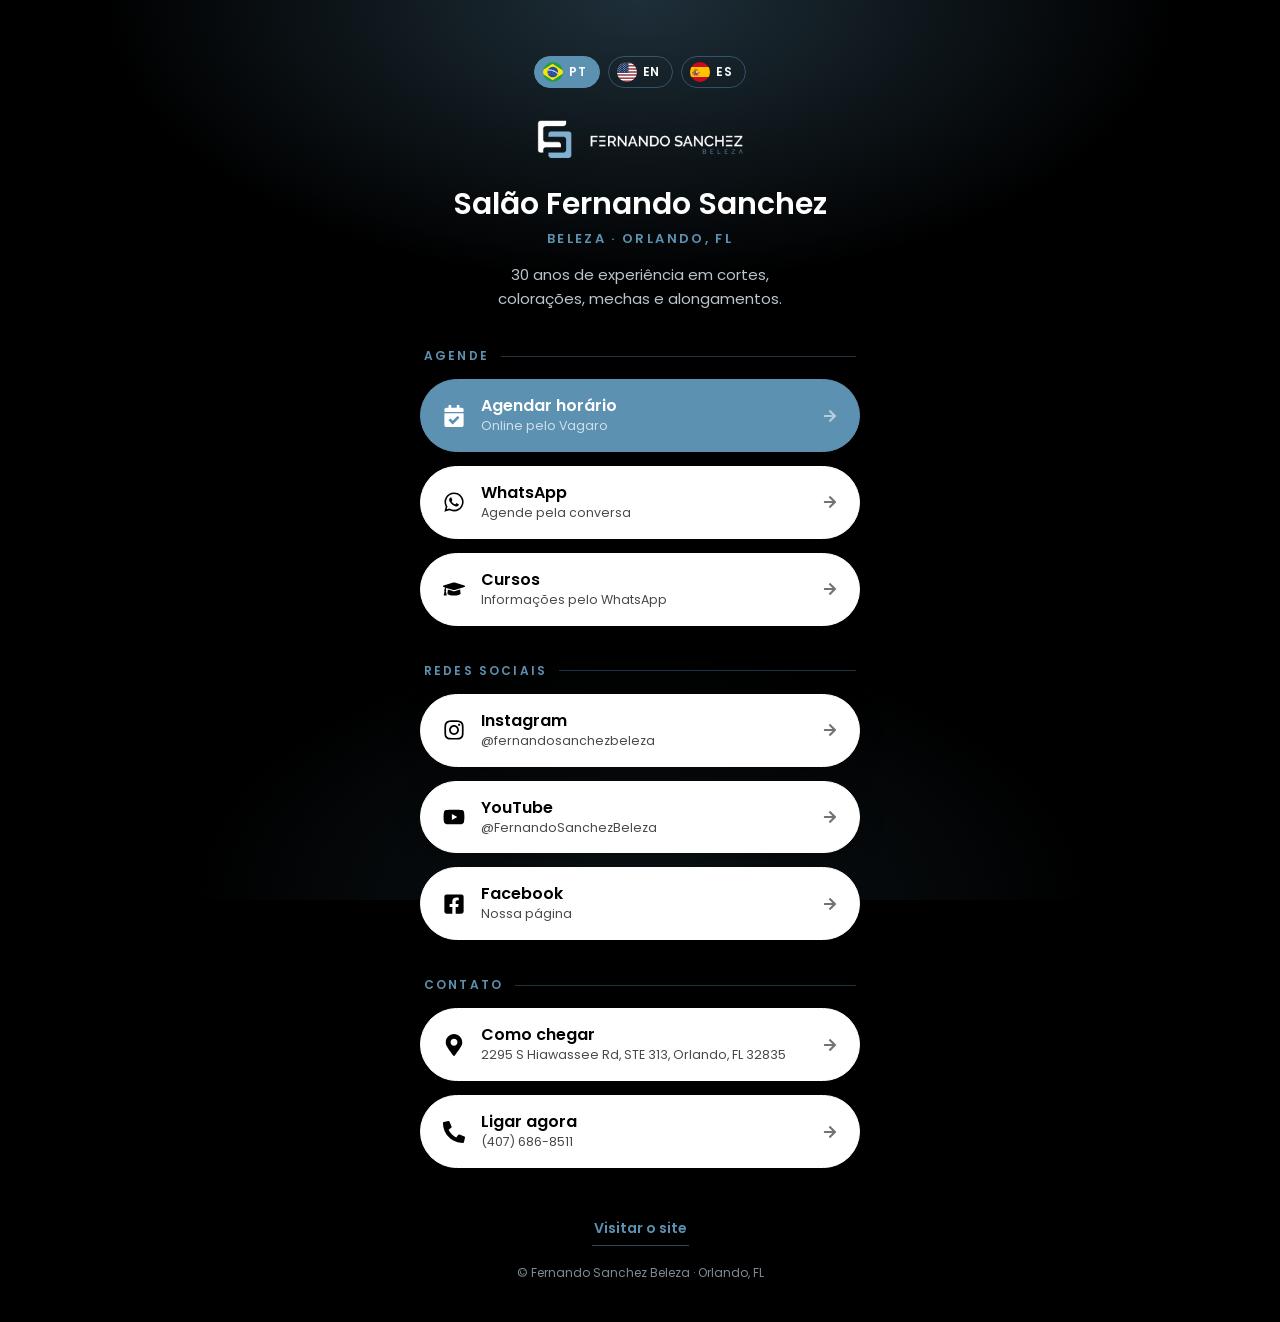
<file: links/index.html>
<!DOCTYPE html>
<html lang="pt-BR">
<head>
<meta charset="utf-8">
<meta name="viewport" content="width=device-width, initial-scale=1">
<meta name="theme-color" content="#000000">
<title>Links | Fernando Sanchez Beleza em Orlando</title>
<meta name="description" content="Agende seu horário, fale pelo WhatsApp, veja o endereço e siga o Fernando Sanchez Beleza nas redes sociais. Salão em Orlando, FL.">
<meta name="robots" content="index, follow">
<link rel="canonical" href="https://fernandosanchezbeleza.com/links/">

<meta property="og:locale" content="pt_BR">
<meta property="og:type" content="website">
<meta property="og:site_name" content="Fernando Sanchez Beleza">
<meta property="og:title" content="Links | Fernando Sanchez Beleza em Orlando">
<meta property="og:description" content="Agende seu horário, fale pelo WhatsApp e siga o Fernando Sanchez Beleza nas redes sociais.">
<meta property="og:url" content="https://fernandosanchezbeleza.com/links/">
<meta property="og:image" content="https://fernandosanchezbeleza.com/assets/wp-content/uploads/2026/01/FotoFernando2-PNG.webp">
<meta name="twitter:card" content="summary">

<link rel="icon" sizes="32x32" href="../assets/wp-content/uploads/2022/06/favicon-150x150.png">
<link rel="icon" sizes="192x192" href="../assets/wp-content/uploads/2022/06/favicon-300x300.png">
<link rel="apple-touch-icon" href="../assets/wp-content/uploads/2022/06/favicon-300x300.png">

<link rel="stylesheet" href="../assets/fonts/gf-2.css">
<link rel="stylesheet" href="../assets/css/links.css">

<script async src="https://www.googletagmanager.com/gtag/js?id=GT-NGBPTS"></script>
<script>
window.dataLayer = window.dataLayer || [];function gtag(){dataLayer.push(arguments);}
gtag("js", new Date());
gtag("config", "GT-NGBPTS");
gtag("config", "AW-17934876064");
</script>
</head>
<body>
<svg width="0" height="0" style="position:absolute" aria-hidden="true" focusable="false">
  <defs>
    <symbol id="i-calendar" viewBox="0 0 448 512"><path d="M436 160H12Q0 160 0 148V112Q0 92 14 78Q28 64 48 64H96V12Q96 0 108 0H148Q160 0 160 12V64H288V12Q288 0 300 0H340Q352 0 352 12V64H400Q420 64 434 78Q448 92 448 112V148Q448 160 436 160ZM12 192H436Q448 192 448 204V464Q448 484 434 498Q420 512 400 512H48Q28 512 14 498Q0 484 0 464V204Q0 192 12 192ZM345 288 317 260Q309 251 300 259L194 365L148 318Q140 310 131 318L103 346Q94 355 103 363L185 447Q194 455 202 447L345 305Q354 296 345 288Z"/></symbol>
    <symbol id="i-whatsapp" viewBox="0 0 448 512"><path d="M381 97Q413 129 430.5 169.5Q448 210 448 254Q448 314 417.5 365Q387 416 335.5 446Q284 476 224 476Q166 476 118 449L0 480L31 365Q2 313 2 253.5Q2 194 32 143Q62 92 113 62Q164 32 224 32Q268 32 309 49Q350 66 381 97ZM224 439Q274 439 317 414Q360 389 385.5 346.5Q411 304 411 254Q411 218 396 184.5Q381 151 354.5 124.5Q328 98 294.5 83.5Q261 69 224 69Q174 69 131.5 94Q89 119 64 161.5Q39 204 39 254Q39 308 68 352L72 359L53 427L123 409L130 413Q173 439 224 439ZM325 300Q333 304 336 307Q337 309 336 317Q335 325 332 334Q329 343 317 350.5Q305 358 295 360Q280 362 268 359Q253 357 228 346Q203 335 180 314Q162 299 147 280Q137 267 134 262Q129 257 121 242Q111 222 111 205Q111 178 130 159Q136 152 145 152H157Q161 152 163.5 153.5Q166 155 168 161L185 202Q188 207 186 212Q181 221 173 230Q169 234 168.5 236Q168 238 170 242Q185 268 203 283Q217 294 245 308Q250 310 252.5 310Q255 310 257 307L263 300Q273 289 275 285.5Q277 282 280 281.5Q283 281 286.5 282.5Q290 284 314 295Z"/></symbol>
    <symbol id="i-cap" viewBox="0 0 640 512"><path d="M622 153Q640 159 640 176Q640 193 622 199L343 284Q320 292 297 284L101 224Q82 238 80 261Q96 271 96 288Q96 304 82 314L108 429Q109 436 104.5 442Q100 448 92 448H36Q28 448 23.5 442Q19 436 20 429L46 314Q32 304 32 288Q32 270 48 261Q49 235 66 214L18 199Q0 193 0 176Q0 159 18 153L297 68Q320 60 343 68ZM353 315 498 271 512 384Q512 411 456 429.5Q400 448 320 448Q240 448 184 429.5Q128 411 128 384L142 271L287 315Q320 325 353 315Z"/></symbol>
    <symbol id="i-instagram" viewBox="0 0 448 512"><path d="M224.1 141c-63.6 0-114.9 51.3-114.9 114.9s51.3 114.9 114.9 114.9S339 319.5 339 255.9 287.7 141 224.1 141zm0 189.6c-41.1 0-74.7-33.5-74.7-74.7s33.5-74.7 74.7-74.7 74.7 33.5 74.7 74.7-33.6 74.7-74.7 74.7zm146.4-194.3c0 14.9-12 26.8-26.8 26.8-14.9 0-26.8-12-26.8-26.8s12-26.8 26.8-26.8 26.8 12 26.8 26.8zm76.1 27.2c-1.7-35.9-9.9-67.7-36.2-93.9-26.2-26.2-58-34.4-93.9-36.2-37-2.1-147.9-2.1-184.9 0-35.8 1.7-67.6 9.9-93.9 36.1s-34.4 58-36.2 93.9c-2.1 37-2.1 147.9 0 184.9 1.7 35.9 9.9 67.7 36.2 93.9s58 34.4 93.9 36.2c37 2.1 147.9 2.1 184.9 0 35.9-1.7 67.7-9.9 93.9-36.2 26.2-26.2 34.4-58 36.2-93.9 2.1-37 2.1-147.8 0-184.8zM398.8 388c-7.8 19.6-22.9 34.7-42.6 42.6-29.5 11.7-99.5 9-132.1 9s-102.7 2.6-132.1-9c-19.6-7.8-34.7-22.9-42.6-42.6-11.7-29.5-9-99.5-9-132.1s-2.6-102.7 9-132.1c7.8-19.6 22.9-34.7 42.6-42.6 29.5-11.7 99.5-9 132.1-9s102.7-2.6 132.1 9c19.6 7.8 34.7 22.9 42.6 42.6 11.7 29.5 9 99.5 9 132.1s2.7 102.7-9 132.1z"/></symbol>
    <symbol id="i-youtube" viewBox="0 0 576 512"><path d="M549.655 124.083c-6.281-23.65-24.787-42.276-48.284-48.597C458.781 64 288 64 288 64S117.22 64 74.629 75.486c-23.497 6.322-42.003 24.947-48.284 48.597-11.412 42.867-11.412 132.305-11.412 132.305s0 89.438 11.412 132.305c6.281 23.65 24.787 41.5 48.284 47.821C117.22 448 288 448 288 448s170.78 0 213.371-11.486c23.497-6.321 42.003-24.171 48.284-47.821 11.412-42.867 11.412-132.305 11.412-132.305s0-89.438-11.412-132.305zm-317.51 213.508V175.185l142.739 81.205-142.739 81.201z"/></symbol>
    <symbol id="i-facebook" viewBox="0 0 448 512"><path d="M400 32H48A48 48 0 0 0 0 80v352a48 48 0 0 0 48 48h137.25V327.69h-63V256h63v-54.64c0-62.15 37-96.48 93.67-96.48 27.14 0 55.52 4.84 55.52 4.84v61h-31.27c-30.81 0-40.42 19.12-40.42 38.73V256h68.78l-11 71.69h-57.78V480H400a48 48 0 0 0 48-48V80a48 48 0 0 0-48-48z"/></symbol>
    <symbol id="i-pin" viewBox="0 0 384 512"><path d="M172.268 501.67C26.97 291.031 0 269.413 0 192 0 85.961 85.961 0 192 0s192 85.961 192 192c0 77.413-26.97 99.031-172.268 309.67-9.535 13.774-29.93 13.773-39.464 0zM192 272c44.183 0 80-35.817 80-80s-35.817-80-80-80-80 35.817-80 80 35.817 80 80 80z"/></symbol>
    <symbol id="i-phone" viewBox="0 0 512 512"><path d="M497.39 361.8l-112-48a24 24 0 0 0-28 6.9l-49.6 60.6A370.66 370.66 0 0 1 130.6 204.11l60.6-49.6a23.94 23.94 0 0 0 6.9-28l-48-112A24.16 24.16 0 0 0 122.6.61l-104 24A24 24 0 0 0 0 48c0 256.5 207.9 464 464 464a24 24 0 0 0 23.4-18.6l24-104a24.29 24.29 0 0 0-14.01-27.6z"/></symbol>
    <symbol id="i-arrow" viewBox="0 0 448 512"><path d="M190.5 66.9l22.2-22.2c9.4-9.4 24.6-9.4 33.9 0L441 239c9.4 9.4 9.4 24.6 0 33.9L246.6 467.3c-9.4 9.4-24.6 9.4-33.9 0l-22.2-22.2c-9.5-9.5-9.3-25 .4-34.3L311.4 296H24c-13.3 0-24-10.7-24-24v-32c0-13.3 10.7-24 24-24h287.4L190.9 101.2c-9.8-9.3-10-24.8-.4-34.3z"/></symbol>
  </defs>
</svg>

<main class="lk">
  <header class="lk-head">
    <div class="gtranslate_wrapper lk-lang notranslate" id="gt-wrapper-links" translate="no"></div>
    <div class="lk-logo">
      <img src="../assets/img/logo-salao-branco.png" width="313" height="72" alt="Fernando Sanchez Beleza">
    </div>
    <h1 class="lk-name">Salão <span class="notranslate" translate="no">Fernando Sanchez</span></h1>
    <p class="lk-role">Beleza &middot; Orlando, FL</p>
    <p class="lk-tag">30 anos de experiência em cortes, colorações, mechas e alongamentos.</p>
  </header>

  <section class="lk-group" aria-labelledby="g-agende">
    <h2 class="lk-label" id="g-agende">Agende</h2>
    <ul class="lk-list">
      <li>
        <a class="lk-btn lk-btn--primary" href="https://www.vagaro.com/fernandosanchez/services" target="_blank" rel="noopener noreferrer">
          <svg class="lk-ico" aria-hidden="true"><use href="#i-calendar"/></svg>
          <span class="lk-txt"><span class="lk-main">Agendar horário</span><span class="lk-sub">Online pelo Vagaro</span></span>
          <svg class="lk-arrow" aria-hidden="true"><use href="#i-arrow"/></svg>
        </a>
      </li>
      <li>
        <a class="lk-btn" data-wa="agendar" href="https://wa.me/14076868511?text=Ol%C3%A1%21%20Vim%20pelo%20site%20e%20gostaria%20de%20agendar%20um%20hor%C3%A1rio." target="_blank" rel="noopener noreferrer">
          <svg class="lk-ico" aria-hidden="true"><use href="#i-whatsapp"/></svg>
          <span class="lk-txt"><span class="lk-main notranslate" translate="no">WhatsApp</span><span class="lk-sub">Agende pela conversa</span></span>
          <svg class="lk-arrow" aria-hidden="true"><use href="#i-arrow"/></svg>
        </a>
      </li>
      <li>
        <a class="lk-btn" data-wa="cursos" href="https://wa.me/14076868511?text=Ol%C3%A1%21%20Gostaria%20de%20informa%C3%A7%C3%B5es%20sobre%20os%20cursos%20do%20Fernando%20Sanchez." target="_blank" rel="noopener noreferrer">
          <svg class="lk-ico" aria-hidden="true"><use href="#i-cap"/></svg>
          <span class="lk-txt"><span class="lk-main">Cursos</span><span class="lk-sub">Informações pelo WhatsApp</span></span>
          <svg class="lk-arrow" aria-hidden="true"><use href="#i-arrow"/></svg>
        </a>
      </li>
    </ul>
  </section>

  <section class="lk-group" aria-labelledby="g-redes">
    <h2 class="lk-label" id="g-redes">Redes sociais</h2>
    <ul class="lk-list">
      <li>
        <a class="lk-btn" href="https://www.instagram.com/fernandosanchezbeleza/" target="_blank" rel="noopener noreferrer">
          <svg class="lk-ico" aria-hidden="true"><use href="#i-instagram"/></svg>
          <span class="lk-txt"><span class="lk-main notranslate" translate="no">Instagram</span><span class="lk-sub notranslate" translate="no">@fernandosanchezbeleza</span></span>
          <svg class="lk-arrow" aria-hidden="true"><use href="#i-arrow"/></svg>
        </a>
      </li>
      <li>
        <a class="lk-btn" href="https://www.youtube.com/@FernandoSanchezBeleza" target="_blank" rel="noopener noreferrer">
          <svg class="lk-ico" aria-hidden="true"><use href="#i-youtube"/></svg>
          <span class="lk-txt"><span class="lk-main notranslate" translate="no">YouTube</span><span class="lk-sub notranslate" translate="no">@FernandoSanchezBeleza</span></span>
          <svg class="lk-arrow" aria-hidden="true"><use href="#i-arrow"/></svg>
        </a>
      </li>
      <li>
        <a class="lk-btn" href="https://www.facebook.com/profile.php?id=100062428955263" target="_blank" rel="noopener noreferrer">
          <svg class="lk-ico" aria-hidden="true"><use href="#i-facebook"/></svg>
          <span class="lk-txt"><span class="lk-main notranslate" translate="no">Facebook</span><span class="lk-sub">Nossa página</span></span>
          <svg class="lk-arrow" aria-hidden="true"><use href="#i-arrow"/></svg>
        </a>
      </li>
    </ul>
  </section>

  <section class="lk-group" aria-labelledby="g-contato">
    <h2 class="lk-label" id="g-contato">Contato</h2>
    <ul class="lk-list">
      <li>
        <a class="lk-btn" href="https://www.google.com/maps/place/Fernando+Sanchez+Beleza/@28.5178947,-81.4866806,17z/data=!3m2!4b1!5s0x88e778dcf3dedeb5:0xcc63d2e6b58108d3!4m6!3m5!1s0x88e779988c44d88d:0x423ec4f8194e8b!8m2!3d28.5178901!4d-81.4818097!16s%2Fg%2F11vr5j8lt0?entry=ttu" target="_blank" rel="noopener noreferrer">
          <svg class="lk-ico" aria-hidden="true"><use href="#i-pin"/></svg>
          <span class="lk-txt"><span class="lk-main">Como chegar</span><span class="lk-sub notranslate" translate="no">2295 S Hiawassee Rd, STE 313, Orlando, FL 32835</span></span>
          <svg class="lk-arrow" aria-hidden="true"><use href="#i-arrow"/></svg>
        </a>
      </li>
      <li>
        <a class="lk-btn" href="tel:+14076868511">
          <svg class="lk-ico" aria-hidden="true"><use href="#i-phone"/></svg>
          <span class="lk-txt"><span class="lk-main">Ligar agora</span><span class="lk-sub notranslate" translate="no">(407) 686-8511</span></span>
          <svg class="lk-arrow" aria-hidden="true"><use href="#i-arrow"/></svg>
        </a>
      </li>
    </ul>
  </section>

  <footer class="lk-foot">
    <a href="../">Visitar o site</a>
    <p>&copy; Fernando Sanchez Beleza &middot; Orlando, FL</p>
  </footer>
</main>

<script>
window.gtranslateSettings = window.gtranslateSettings || {};
window.gtranslateSettings['links'] = {"default_language":"pt","languages":["pt","en","es"],"url_structure":"none","flag_style":"2d","flag_size":24,"wrapper_selector":"#gt-wrapper-links","alt_flags":{"en":"usa","pt":"brazil"},"horizontal_position":"inline","flags_location":"../assets/wp-content/plugins/gtranslate/flags/"};
</script>
<script data-gt-widget-id="links" data-no-minify="1" data-no-optimize="1" defer src="../assets/wp-content/plugins/gtranslate/js/fc.js"></script>
<script defer src="../assets/js/links.js"></script>
</body>
</html>
</file>
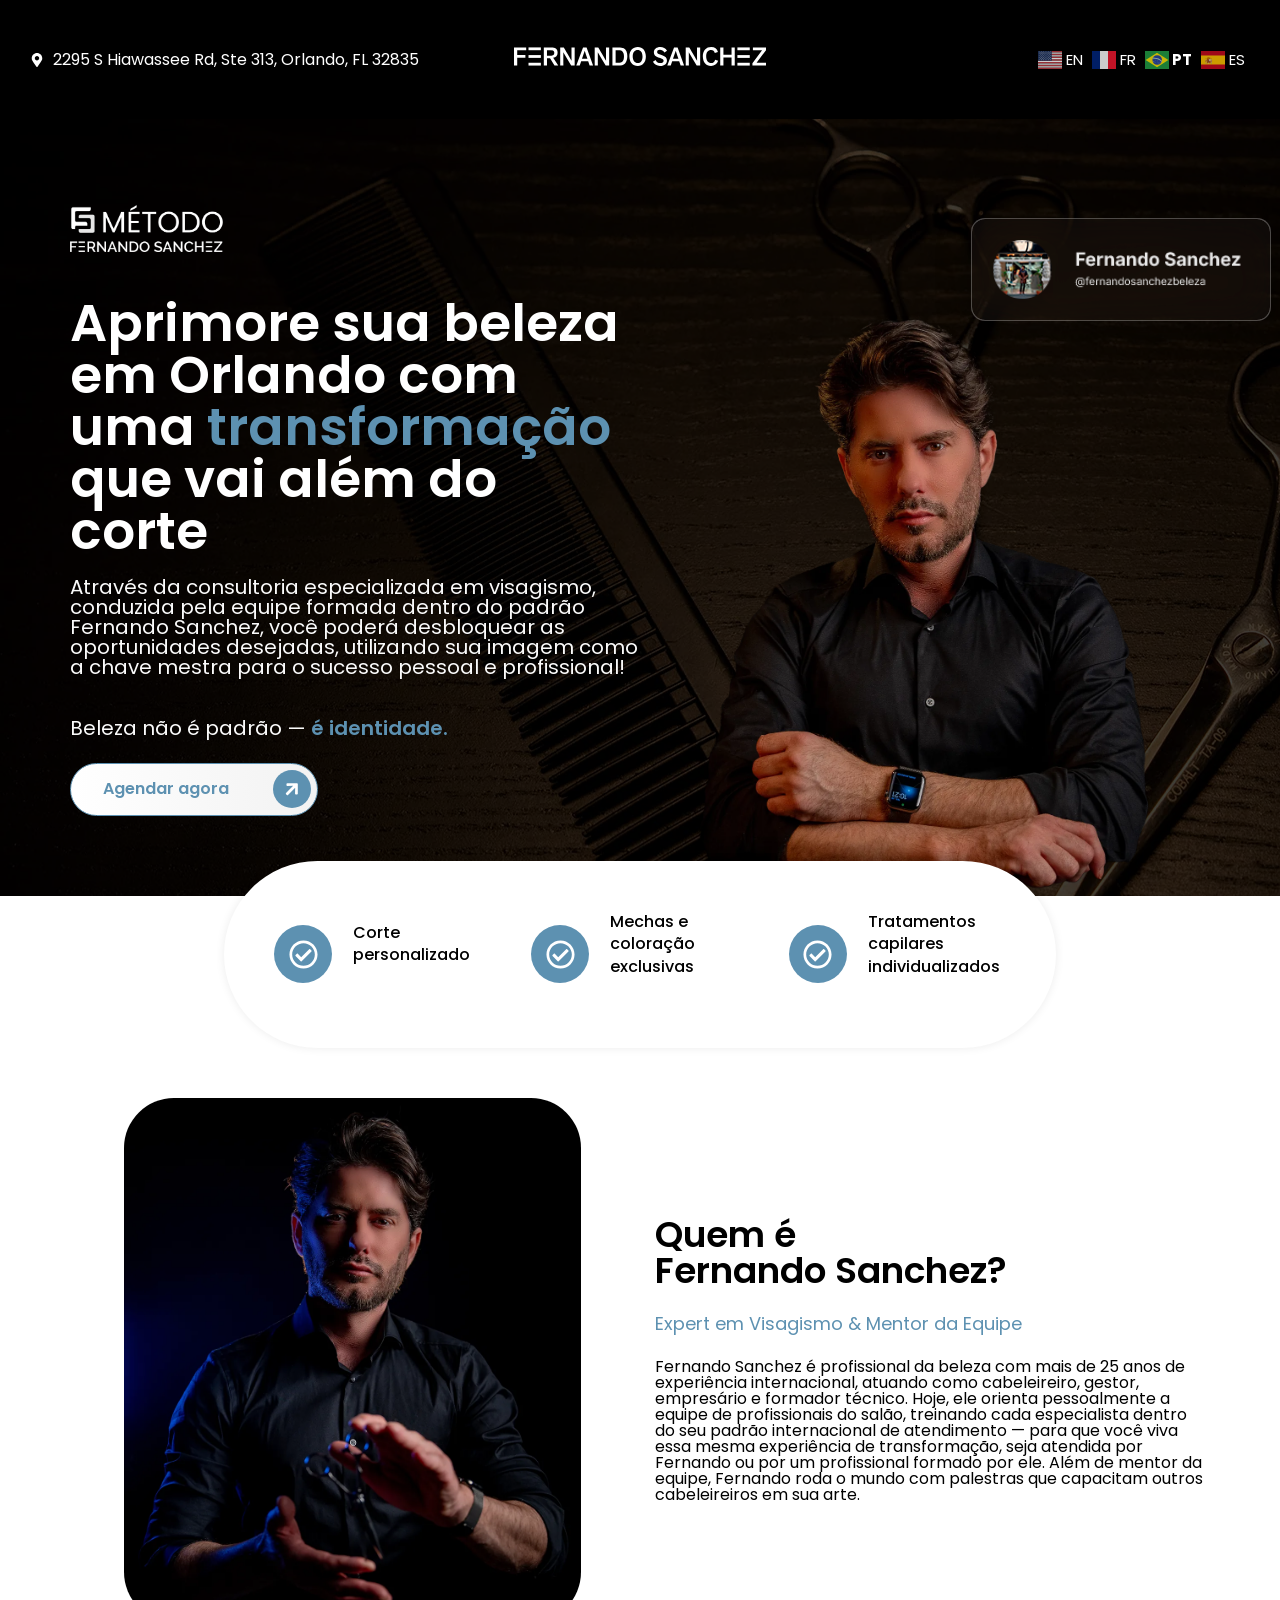
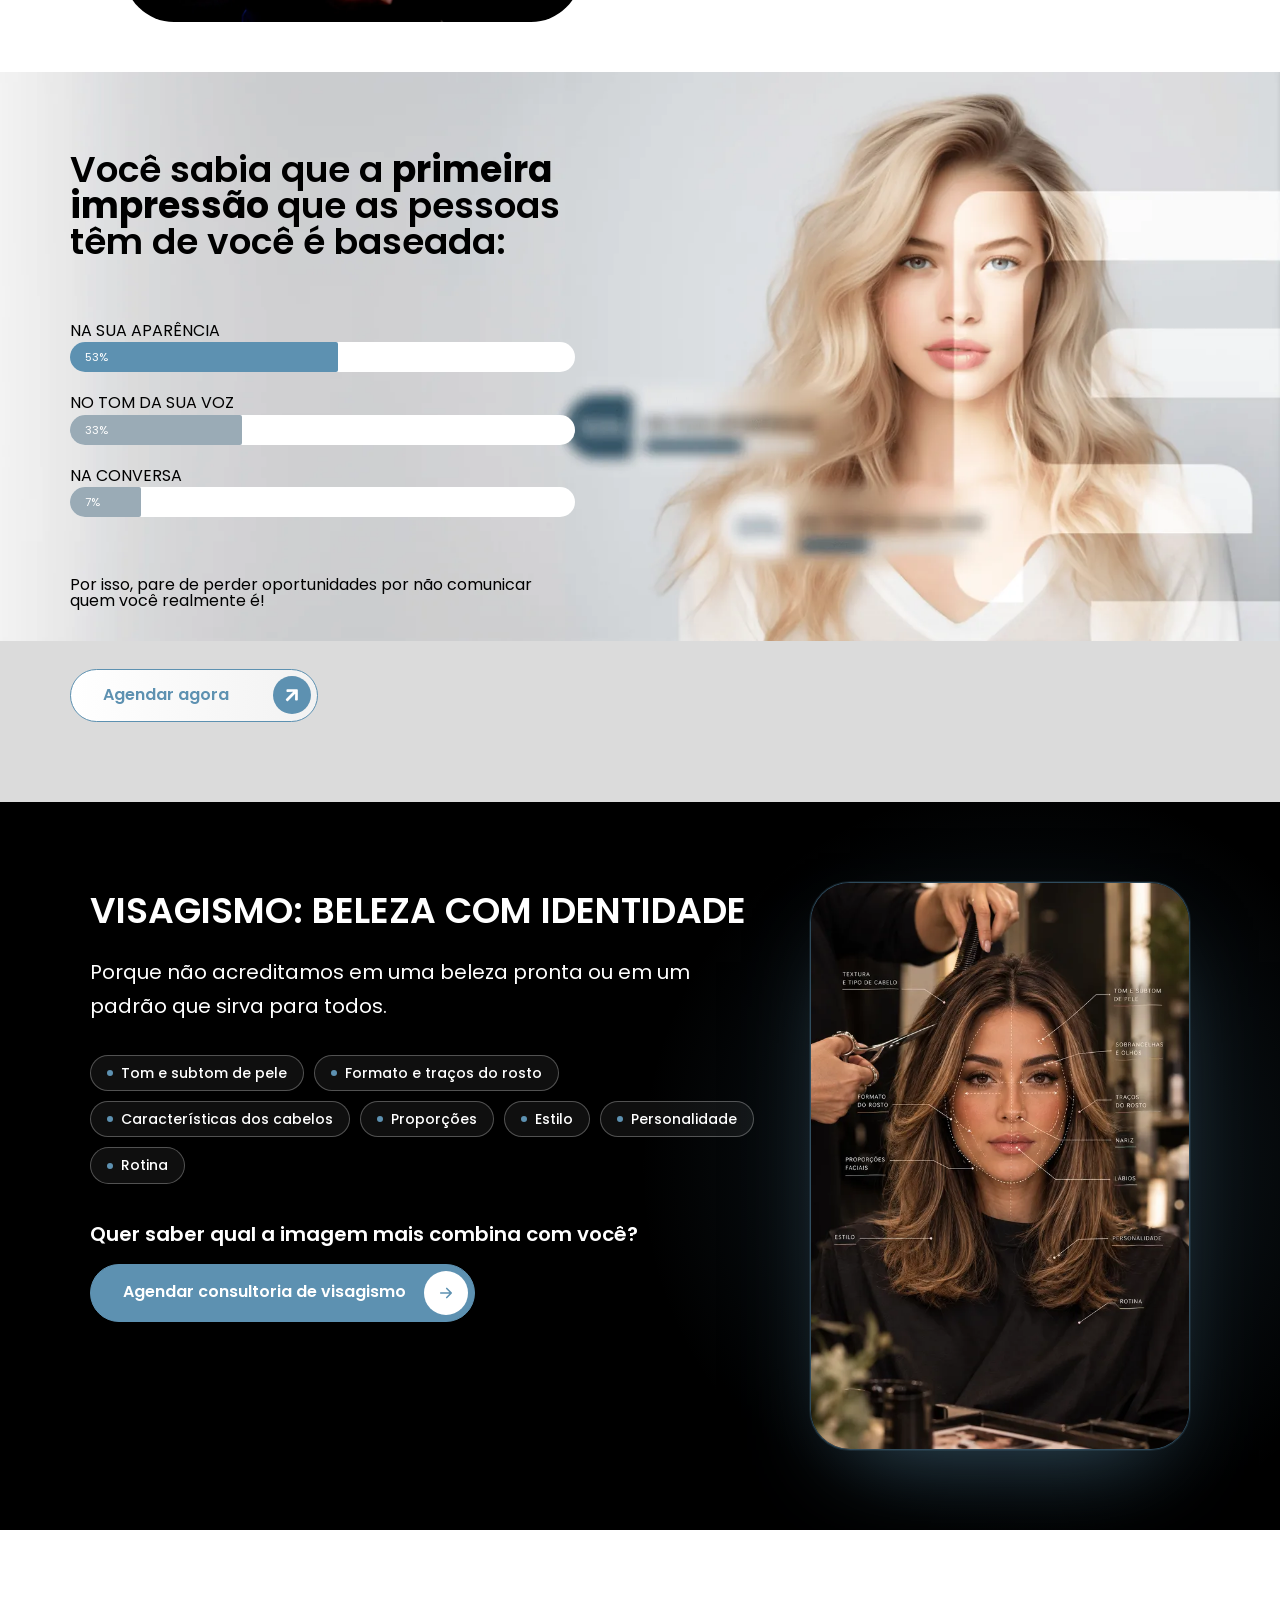
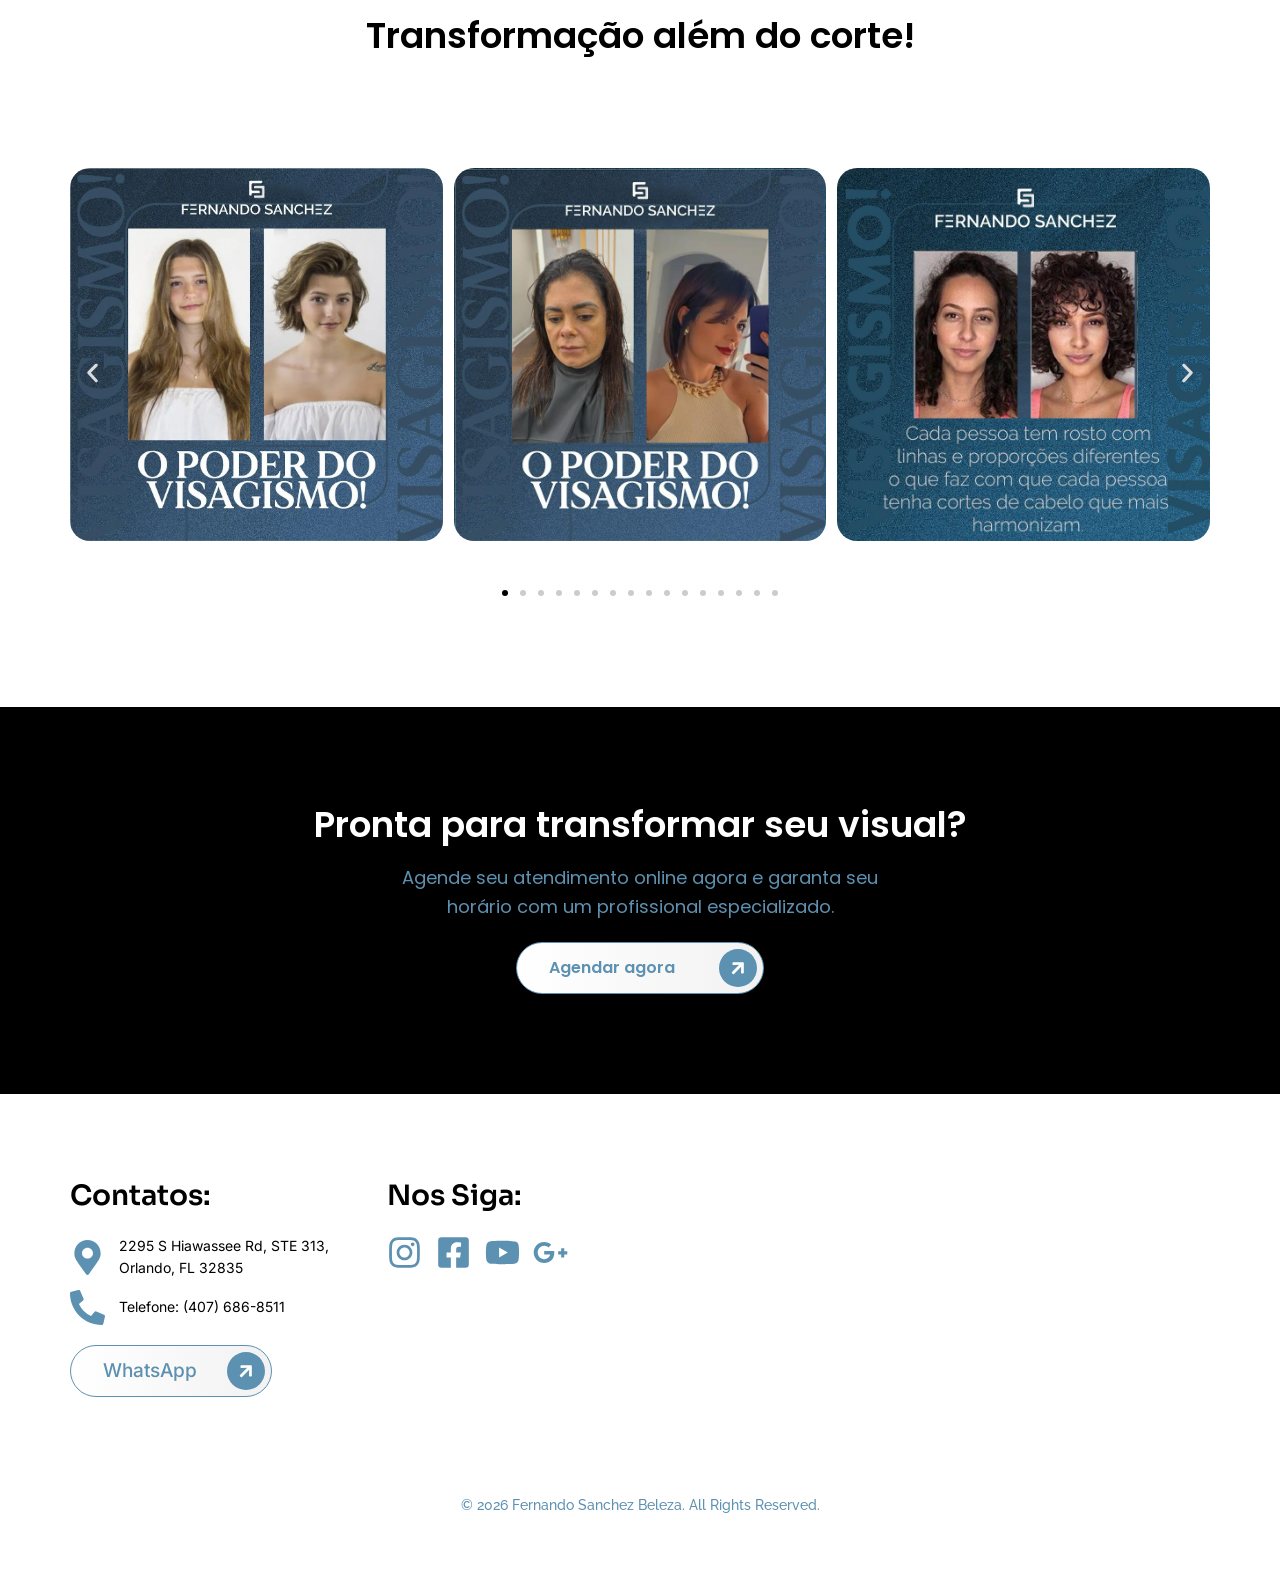
<file: lp-fernandosanchez-whatsapp/index.html>
<!DOCTYPE html>
<html lang="pt-BR"><head>
<meta charset="utf-8"/>
<meta content="index, follow, max-image-preview:large, max-snippet:-1, max-video-preview:-1" name="robots"/>




<title>Agende pelo WhatsApp | Fernando Sanchez Beleza em Orlando</title>
<meta content="Agende seu horário online em um salão de beleza em Orlando com poucos cliques. Escolha o serviço e garanta sua transformação agora." name="description"/>
<link href="https://fernandosanchezbeleza.com/lp-fernandosanchez-whatsapp/" rel="canonical"/>
<meta content="pt_BR" property="og:locale"/>
<meta content="article" property="og:type"/>
<meta content="Agende pelo WhatsApp | Fernando Sanchez Beleza em Orlando" property="og:title"/>
<meta content="Agende seu horário online em um salão de beleza em Orlando com poucos cliques. Escolha o serviço e garanta sua transformação agora." property="og:description"/>
<meta content="https://fernandosanchezbeleza.com/lp-fernandosanchez-whatsapp/" property="og:url"/>
<meta content="Fernando Sanchez Beleza" property="og:site_name"/>
<meta content="https://www.facebook.com/fernandosanchezbeleza" property="article:publisher"/>
<meta content="2026-09-28T19:17:35+00:00" property="article:modified_time"/>
<meta content="https://fernandosanchezbeleza.com/assets/wp-content/uploads/2026/01/METODO-FERNANDO.png" property="og:image"/>
<meta content="452" property="og:image:width"/>
<meta content="153" property="og:image:height"/>
<meta content="image/png" property="og:image:type"/>
<meta content="summary_large_image" name="twitter:card"/>
<meta content="Est. tempo de leitura" name="twitter:label1"/>
<meta content="7 minutos" name="twitter:data1"/>
<script class="yoast-schema-graph" type="application/ld+json">{"@context":"https://schema.org","@graph":[{"@type":"WebPage","@id":"https://fernandosanchezbeleza.com/lp-fernandosanchez/","url":"https://fernandosanchezbeleza.com/lp-fernandosanchez/","name":"Agende Online no Salão de Beleza em Orlando","isPartOf":{"@id":"https://fernandosanchezbeleza.com/#website"},"primaryImageOfPage":{"@id":"https://fernandosanchezbeleza.com/lp-fernandosanchez/#primaryimage"},"image":{"@id":"https://fernandosanchezbeleza.com/lp-fernandosanchez/#primaryimage"},"thumbnailUrl":"../assets/wp-content/uploads/2026/01/METODO-FERNANDO.png","datePublished":"2026-01-26T17:31:31+00:00","dateModified":"2026-09-28T19:17:35+00:00","description":"Agende seu horário online em um salão de beleza em Orlando com poucos cliques. Escolha o serviço e garanta sua transformação agora.","breadcrumb":{"@id":"https://fernandosanchezbeleza.com/lp-fernandosanchez/#breadcrumb"},"inLanguage":"pt-BR","potentialAction":[{"@type":"ReadAction","target":["https://fernandosanchezbeleza.com/lp-fernandosanchez/"]}]},{"@type":"ImageObject","inLanguage":"pt-BR","@id":"https://fernandosanchezbeleza.com/lp-fernandosanchez/#primaryimage","url":"../assets/wp-content/uploads/2026/01/METODO-FERNANDO.png","contentUrl":"../assets/wp-content/uploads/2026/01/METODO-FERNANDO.png","width":452,"height":153},{"@type":"BreadcrumbList","@id":"https://fernandosanchezbeleza.com/lp-fernandosanchez/#breadcrumb","itemListElement":[{"@type":"ListItem","position":1,"name":"Início","item":"https://fernandosanchezbeleza.com/"},{"@type":"ListItem","position":2,"name":"LP Fernando Sanchez"}]},{"@type":"WebSite","@id":"https://fernandosanchezbeleza.com/#website","url":"https://fernandosanchezbeleza.com/","name":"Fernando Sanchez Beleza","description":"Transformação além do corte!","publisher":{"@id":"https://fernandosanchezbeleza.com/#organization"},"potentialAction":[{"@type":"SearchAction","target":{"@type":"EntryPoint","urlTemplate":"https://fernandosanchezbeleza.com/?s={search_term_string}"},"query-input":{"@type":"PropertyValueSpecification","valueRequired":true,"valueName":"search_term_string"}}],"inLanguage":"pt-BR"},{"@type":"Organization","@id":"https://fernandosanchezbeleza.com/#organization","name":"Fernando Sanchez Beleza","url":"https://fernandosanchezbeleza.com/","logo":{"@type":"ImageObject","inLanguage":"pt-BR","@id":"https://fernandosanchezbeleza.com/#/schema/logo/image/","url":"../assets/wp-content/uploads/2020/10/FernandoSanchezBeleza_Logo.png","contentUrl":"../assets/wp-content/uploads/2020/10/FernandoSanchezBeleza_Logo.png","width":313,"height":72,"caption":"Fernando Sanchez Beleza"},"image":{"@id":"https://fernandosanchezbeleza.com/#/schema/logo/image/"},"sameAs":["https://www.facebook.com/fernandosanchezbeleza","https://www.instagram.com/fernandosanchezbeleza/","https://www.youtube.com/c/FernandoSanchezBeleza"]}]}</script>

<link href="//www.googletagmanager.com" rel="dns-prefetch"/>
<link href="//fonts.googleapis.com" rel="dns-prefetch"/>




<style id="wp-img-auto-sizes-contain-inline-css">
img:is([sizes=auto i],[sizes^="auto," i]){contain-intrinsic-size:3000px 1500px}
/*# sourceURL=wp-img-auto-sizes-contain-inline-css */
</style>
<link href="../assets/fonts/gf-1.css" id="nova-google-fonts-css" media="all" rel="stylesheet"/>

<style id="classic-theme-styles-inline-css">
/*! This file is auto-generated */
.wp-block-button__link{color:#fff;background-color:#32373c;border-radius:9999px;box-shadow:none;text-decoration:none;padding:calc(.667em + 2px) calc(1.333em + 2px);font-size:1.125em}.wp-block-file__button{background:#32373c;color:#fff;text-decoration:none}
/*# sourceURL=/wp-includes/css/classic-themes.min.css */
</style>
<style id="global-styles-inline-css">
:root{--wp--preset--aspect-ratio--square: 1;--wp--preset--aspect-ratio--4-3: 4/3;--wp--preset--aspect-ratio--3-4: 3/4;--wp--preset--aspect-ratio--3-2: 3/2;--wp--preset--aspect-ratio--2-3: 2/3;--wp--preset--aspect-ratio--16-9: 16/9;--wp--preset--aspect-ratio--9-16: 9/16;--wp--preset--color--black: #000000;--wp--preset--color--cyan-bluish-gray: #abb8c3;--wp--preset--color--white: #ffffff;--wp--preset--color--pale-pink: #f78da7;--wp--preset--color--vivid-red: #cf2e2e;--wp--preset--color--luminous-vivid-orange: #ff6900;--wp--preset--color--luminous-vivid-amber: #fcb900;--wp--preset--color--light-green-cyan: #7bdcb5;--wp--preset--color--vivid-green-cyan: #00d084;--wp--preset--color--pale-cyan-blue: #8ed1fc;--wp--preset--color--vivid-cyan-blue: #0693e3;--wp--preset--color--vivid-purple: #9b51e0;--wp--preset--gradient--vivid-cyan-blue-to-vivid-purple: linear-gradient(135deg,rgb(6,147,227) 0%,rgb(155,81,224) 100%);--wp--preset--gradient--light-green-cyan-to-vivid-green-cyan: linear-gradient(135deg,rgb(122,220,180) 0%,rgb(0,208,130) 100%);--wp--preset--gradient--luminous-vivid-amber-to-luminous-vivid-orange: linear-gradient(135deg,rgb(252,185,0) 0%,rgb(255,105,0) 100%);--wp--preset--gradient--luminous-vivid-orange-to-vivid-red: linear-gradient(135deg,rgb(255,105,0) 0%,rgb(207,46,46) 100%);--wp--preset--gradient--very-light-gray-to-cyan-bluish-gray: linear-gradient(135deg,rgb(238,238,238) 0%,rgb(169,184,195) 100%);--wp--preset--gradient--cool-to-warm-spectrum: linear-gradient(135deg,rgb(74,234,220) 0%,rgb(151,120,209) 20%,rgb(207,42,186) 40%,rgb(238,44,130) 60%,rgb(251,105,98) 80%,rgb(254,248,76) 100%);--wp--preset--gradient--blush-light-purple: linear-gradient(135deg,rgb(255,206,236) 0%,rgb(152,150,240) 100%);--wp--preset--gradient--blush-bordeaux: linear-gradient(135deg,rgb(254,205,165) 0%,rgb(254,45,45) 50%,rgb(107,0,62) 100%);--wp--preset--gradient--luminous-dusk: linear-gradient(135deg,rgb(255,203,112) 0%,rgb(199,81,192) 50%,rgb(65,88,208) 100%);--wp--preset--gradient--pale-ocean: linear-gradient(135deg,rgb(255,245,203) 0%,rgb(182,227,212) 50%,rgb(51,167,181) 100%);--wp--preset--gradient--electric-grass: linear-gradient(135deg,rgb(202,248,128) 0%,rgb(113,206,126) 100%);--wp--preset--gradient--midnight: linear-gradient(135deg,rgb(2,3,129) 0%,rgb(40,116,252) 100%);--wp--preset--font-size--small: 13px;--wp--preset--font-size--medium: 20px;--wp--preset--font-size--large: 36px;--wp--preset--font-size--x-large: 42px;--wp--preset--spacing--20: 0.44rem;--wp--preset--spacing--30: 0.67rem;--wp--preset--spacing--40: 1rem;--wp--preset--spacing--50: 1.5rem;--wp--preset--spacing--60: 2.25rem;--wp--preset--spacing--70: 3.38rem;--wp--preset--spacing--80: 5.06rem;--wp--preset--shadow--natural: 6px 6px 9px rgba(0, 0, 0, 0.2);--wp--preset--shadow--deep: 12px 12px 50px rgba(0, 0, 0, 0.4);--wp--preset--shadow--sharp: 6px 6px 0px rgba(0, 0, 0, 0.2);--wp--preset--shadow--outlined: 6px 6px 0px -3px rgb(255, 255, 255), 6px 6px rgb(0, 0, 0);--wp--preset--shadow--crisp: 6px 6px 0px rgb(0, 0, 0);}.wp-block-button{--wp--preset--dimension--25: 25%;--wp--preset--dimension--50: 50%;--wp--preset--dimension--75: 75%;--wp--preset--dimension--100: 100%;}:where(body) { margin: 0; }:where(.is-layout-flex){gap: 0.5em;}:where(.is-layout-grid){gap: 0.5em;}body .is-layout-flex{display: flex;}.is-layout-flex{flex-wrap: wrap;align-items: center;}.is-layout-flex > :is(*, div){margin: 0;}body .is-layout-grid{display: grid;}.is-layout-grid > :is(*, div){margin: 0;}body{padding-top: 0px;padding-right: 0px;padding-bottom: 0px;padding-left: 0px;}:root :where(.wp-element-button, .wp-block-button__link){background-color: #32373c;border-width: 0;color: #fff;font-family: inherit;font-size: inherit;font-style: inherit;font-weight: inherit;letter-spacing: inherit;line-height: inherit;padding-top: calc(0.667em + 2px);padding-right: calc(1.333em + 2px);padding-bottom: calc(0.667em + 2px);padding-left: calc(1.333em + 2px);text-decoration: none;text-transform: inherit;}.has-black-color{color: var(--wp--preset--color--black) !important;}.has-cyan-bluish-gray-color{color: var(--wp--preset--color--cyan-bluish-gray) !important;}.has-white-color{color: var(--wp--preset--color--white) !important;}.has-pale-pink-color{color: var(--wp--preset--color--pale-pink) !important;}.has-vivid-red-color{color: var(--wp--preset--color--vivid-red) !important;}.has-luminous-vivid-orange-color{color: var(--wp--preset--color--luminous-vivid-orange) !important;}.has-luminous-vivid-amber-color{color: var(--wp--preset--color--luminous-vivid-amber) !important;}.has-light-green-cyan-color{color: var(--wp--preset--color--light-green-cyan) !important;}.has-vivid-green-cyan-color{color: var(--wp--preset--color--vivid-green-cyan) !important;}.has-pale-cyan-blue-color{color: var(--wp--preset--color--pale-cyan-blue) !important;}.has-vivid-cyan-blue-color{color: var(--wp--preset--color--vivid-cyan-blue) !important;}.has-vivid-purple-color{color: var(--wp--preset--color--vivid-purple) !important;}.has-black-background-color{background-color: var(--wp--preset--color--black) !important;}.has-cyan-bluish-gray-background-color{background-color: var(--wp--preset--color--cyan-bluish-gray) !important;}.has-white-background-color{background-color: var(--wp--preset--color--white) !important;}.has-pale-pink-background-color{background-color: var(--wp--preset--color--pale-pink) !important;}.has-vivid-red-background-color{background-color: var(--wp--preset--color--vivid-red) !important;}.has-luminous-vivid-orange-background-color{background-color: var(--wp--preset--color--luminous-vivid-orange) !important;}.has-luminous-vivid-amber-background-color{background-color: var(--wp--preset--color--luminous-vivid-amber) !important;}.has-light-green-cyan-background-color{background-color: var(--wp--preset--color--light-green-cyan) !important;}.has-vivid-green-cyan-background-color{background-color: var(--wp--preset--color--vivid-green-cyan) !important;}.has-pale-cyan-blue-background-color{background-color: var(--wp--preset--color--pale-cyan-blue) !important;}.has-vivid-cyan-blue-background-color{background-color: var(--wp--preset--color--vivid-cyan-blue) !important;}.has-vivid-purple-background-color{background-color: var(--wp--preset--color--vivid-purple) !important;}.has-black-border-color{border-color: var(--wp--preset--color--black) !important;}.has-cyan-bluish-gray-border-color{border-color: var(--wp--preset--color--cyan-bluish-gray) !important;}.has-white-border-color{border-color: var(--wp--preset--color--white) !important;}.has-pale-pink-border-color{border-color: var(--wp--preset--color--pale-pink) !important;}.has-vivid-red-border-color{border-color: var(--wp--preset--color--vivid-red) !important;}.has-luminous-vivid-orange-border-color{border-color: var(--wp--preset--color--luminous-vivid-orange) !important;}.has-luminous-vivid-amber-border-color{border-color: var(--wp--preset--color--luminous-vivid-amber) !important;}.has-light-green-cyan-border-color{border-color: var(--wp--preset--color--light-green-cyan) !important;}.has-vivid-green-cyan-border-color{border-color: var(--wp--preset--color--vivid-green-cyan) !important;}.has-pale-cyan-blue-border-color{border-color: var(--wp--preset--color--pale-cyan-blue) !important;}.has-vivid-cyan-blue-border-color{border-color: var(--wp--preset--color--vivid-cyan-blue) !important;}.has-vivid-purple-border-color{border-color: var(--wp--preset--color--vivid-purple) !important;}.has-vivid-cyan-blue-to-vivid-purple-gradient-background{background: var(--wp--preset--gradient--vivid-cyan-blue-to-vivid-purple) !important;}.has-light-green-cyan-to-vivid-green-cyan-gradient-background{background: var(--wp--preset--gradient--light-green-cyan-to-vivid-green-cyan) !important;}.has-luminous-vivid-amber-to-luminous-vivid-orange-gradient-background{background: var(--wp--preset--gradient--luminous-vivid-amber-to-luminous-vivid-orange) !important;}.has-luminous-vivid-orange-to-vivid-red-gradient-background{background: var(--wp--preset--gradient--luminous-vivid-orange-to-vivid-red) !important;}.has-very-light-gray-to-cyan-bluish-gray-gradient-background{background: var(--wp--preset--gradient--very-light-gray-to-cyan-bluish-gray) !important;}.has-cool-to-warm-spectrum-gradient-background{background: var(--wp--preset--gradient--cool-to-warm-spectrum) !important;}.has-blush-light-purple-gradient-background{background: var(--wp--preset--gradient--blush-light-purple) !important;}.has-blush-bordeaux-gradient-background{background: var(--wp--preset--gradient--blush-bordeaux) !important;}.has-luminous-dusk-gradient-background{background: var(--wp--preset--gradient--luminous-dusk) !important;}.has-pale-ocean-gradient-background{background: var(--wp--preset--gradient--pale-ocean) !important;}.has-electric-grass-gradient-background{background: var(--wp--preset--gradient--electric-grass) !important;}.has-midnight-gradient-background{background: var(--wp--preset--gradient--midnight) !important;}.has-small-font-size{font-size: var(--wp--preset--font-size--small) !important;}.has-medium-font-size{font-size: var(--wp--preset--font-size--medium) !important;}.has-large-font-size{font-size: var(--wp--preset--font-size--large) !important;}.has-x-large-font-size{font-size: var(--wp--preset--font-size--x-large) !important;}
:root :where(.wp-block-icon svg){width: 24px;}
:where(.wp-block-gallery.is-layout-flex){gap: var( --wp--style--gallery-gap-default, var( --gallery-block--gutter-size, var( --wp--style--block-gap, 0.5em ) ) );}:where(.wp-block-gallery.is-layout-grid){gap: var( --wp--style--gallery-gap-default, var( --gallery-block--gutter-size, var( --wp--style--block-gap, 0.5em ) ) );}
:where(.wp-block-latest-posts.is-layout-flex){gap: 1.25em;}:where(.wp-block-latest-posts.is-layout-grid){gap: 1.25em;}
:where(.wp-block-post-template.is-layout-flex){gap: 1.25em;}:where(.wp-block-post-template.is-layout-grid){gap: 1.25em;}
:where(.wp-block-term-template.is-layout-flex){gap: 1.25em;}:where(.wp-block-term-template.is-layout-grid){gap: 1.25em;}
:where(.wp-block-columns.is-layout-flex){gap: 2em;}:where(.wp-block-columns.is-layout-grid){gap: 2em;}
:root :where(.wp-block-pullquote){font-size: 1.5em;line-height: 1.6;}
/*# sourceURL=global-styles-inline-css */
</style>

<link href="../assets/wp-content/themes/nyture/assets/icon-fonts/core/css/style.css" id="novaworks-icons-css" media="all" rel="stylesheet"/>
<link href="../assets/wp-content/themes/nyture/assets/vendor/fontawesome-pro/css/all.css" id="fontawesome-pro-css" media="all" rel="stylesheet"/>
<link href="../assets/wp-content/themes/nyture/assets/css/app.css" id="nova-nyture-styles-css" media="all" rel="stylesheet"/>
<link href="../assets/wp-content/plugins/elementor/assets/css/frontend.min.css" id="elementor-frontend-css" media="all" rel="stylesheet"/>
<link href="../assets/wp-content/uploads/elementor/css/post-3918.css" id="elementor-post-3918-css" media="all" rel="stylesheet"/>
<link href="../assets/wp-content/plugins/elementor/assets/lib/font-awesome/css/all.min.css" id="font-awesome-5-all-css" media="all" rel="stylesheet"/>
<link href="../assets/wp-content/plugins/elementor/assets/lib/font-awesome/css/v4-shims.min.css" id="font-awesome-4-shim-css" media="all" rel="stylesheet"/>
<link href="../assets/wp-content/plugins/elementor/assets/css/widget-icon-list.min.css" id="widget-icon-list-css" media="all" rel="stylesheet"/>
<link href="../assets/wp-content/plugins/elementor/assets/css/widget-image.min.css" id="widget-image-css" media="all" rel="stylesheet"/>
<link href="../assets/wp-content/plugins/elementor/assets/css/widget-heading.min.css" id="widget-heading-css" media="all" rel="stylesheet"/>
<link href="../assets/wp-content/plugins/elementor/assets/lib/animations/styles/slideInUp.min.css" id="e-animation-slideInUp-css" media="all" rel="stylesheet"/>
<link href="../assets/wp-content/plugins/elementor/assets/css/widget-icon-box.min.css" id="widget-icon-box-css" media="all" rel="stylesheet"/>
<link href="../assets/wp-content/plugins/elementor/assets/css/widget-spacer.min.css" id="widget-spacer-css" media="all" rel="stylesheet"/>
<link href="../assets/wp-content/plugins/elementor/assets/css/widget-progress.min.css" id="widget-progress-css" media="all" rel="stylesheet"/>
<link href="../assets/wp-content/plugins/elementor/assets/css/widget-video.min.css" id="widget-video-css" media="all" rel="stylesheet"/>
<link href="../assets/wp-content/plugins/elementor/assets/lib/swiper/v8/css/swiper.min.css" id="swiper-css" media="all" rel="stylesheet"/>
<link href="../assets/wp-content/plugins/elementor/assets/css/conditionals/e-swiper.min.css" id="e-swiper-css" media="all" rel="stylesheet"/>
<link href="../assets/wp-content/plugins/elementor/assets/css/widget-image-carousel.min.css" id="widget-image-carousel-css" media="all" rel="stylesheet"/>
<link href="../assets/wp-content/plugins/elementor/assets/css/widget-google_maps.min.css" id="widget-google_maps-css" media="all" rel="stylesheet"/>
<link href="../assets/wp-content/uploads/elementor/css/post-9004.css" id="elementor-post-9004-css" media="all" rel="stylesheet"/>
<link href="../assets/wp-content/themes/nyture/inc/fonts/default.css" id="nova-default-fonts-css" media="all" rel="stylesheet"/>
<link href="../assets/fonts/gf-4.css" id="elementor-gf-sora-css" media="all" rel="stylesheet"/>
<link href="../assets/fonts/gf-3.css" id="elementor-gf-inter-css" media="all" rel="stylesheet"/>
<link href="../assets/fonts/gf-5.css" id="elementor-gf-raleway-css" media="all" rel="stylesheet"/>
<script id="jquery-core-js" src="../assets/wp-includes/js/jquery/jquery.min.js"></script>
<script id="jquery-migrate-js" src="../assets/wp-includes/js/jquery/jquery-migrate.min.js"></script>



<script async="" id="google_gtagjs-js" src="https://www.googletagmanager.com/gtag/js?id=GT-NGBPTS"></script>
<script id="google_gtagjs-js-after">
window.dataLayer = window.dataLayer || [];function gtag(){dataLayer.push(arguments);}
gtag("set","linker",{"domains":["fernandosanchezbeleza.com"]});
gtag("js", new Date());
gtag("set", "developer_id.dZTNiMT", true);
gtag("config", "GT-NGBPTS");
gtag("config", "AW-17934876064");
 window._googlesitekit = window._googlesitekit || {}; window._googlesitekit.throttledEvents = []; window._googlesitekit.gtagEvent = (name, data) => { var key = JSON.stringify( { name, data } ); if ( !! window._googlesitekit.throttledEvents[ key ] ) { return; } window._googlesitekit.throttledEvents[ key ] = true; setTimeout( () => { delete window._googlesitekit.throttledEvents[ key ]; }, 5 ); gtag( "event", name, { ...data, event_source: "site-kit" } ); }; 
//# sourceURL=google_gtagjs-js-after
</script>
<script id="font-awesome-4-shim-js" src="../assets/wp-content/plugins/elementor/assets/lib/font-awesome/js/v4-shims.min.js"></script>

<meta content="eyJyIjoiMTowITc6MCEzMDowIiwibyI6Imh0dHBzOlwvXC9mZXJuYW5kb3NhbmNoZXpiZWxlemEuY29tXC93cC1hZG1pblwvYWRtaW4tYWpheC5waHA/YWN0aW9uPXRpX29ubGluZV91c2Vyc19nb29nbGUmYW1wO3A9JTJGbHAtZmVybmFuZG9zYW5jaGV6JTJGJmFtcDtfd3Bub25jZT05NGZlYTQ0OTQ4In0=" name="ti-site-data"/>




 <script>
        var nova_ajax_url = 'https://fernandosanchezbeleza.com/wp-admin/admin-ajax.php';
    </script>

<style>
				.e-con.e-parent:nth-of-type(n+4):not(.e-lazyloaded):not(.e-no-lazyload),
				.e-con.e-parent:nth-of-type(n+4):not(.e-lazyloaded):not(.e-no-lazyload) * {
					background-image: none !important;
				}
				@media screen and (max-height: 1024px) {
					.e-con.e-parent:nth-of-type(n+3):not(.e-lazyloaded):not(.e-no-lazyload),
					.e-con.e-parent:nth-of-type(n+3):not(.e-lazyloaded):not(.e-no-lazyload) * {
						background-image: none !important;
					}
				}
				@media screen and (max-height: 640px) {
					.e-con.e-parent:nth-of-type(n+2):not(.e-lazyloaded):not(.e-no-lazyload),
					.e-con.e-parent:nth-of-type(n+2):not(.e-lazyloaded):not(.e-no-lazyload) * {
						background-image: none !important;
					}
				}
			</style>
<style>
:root {
  --site-bg-color: #FFF;
  --site-font-size: 16px;
  --site-text-color: #202020;
  --site-heading-color: #202020;
  --site-accent-color: #8d8d8d;
  --site-accent-color-2: #73726f;
  --site-border-color: #F3F3F3;
  --site-link-color: #30302f;
  --site-link-hover-color: #202020;
  --site-width: 1340px;
  --site-main-font: 'Poppins', sans-serif;
  --site-s-font: 'Playfair Display', sans-serif;
  --site-secondary-font: 'Poppins', serif;
  --site-accent-color-overlay: rgba(115,114,111,0.85);
  --site-accent-color-90: rgba(115,114,111,0.9);
  --site-accent-color-2-bg: rgba(115,114,111,0.3);

  --site-ultra-light: rgba(32,32,32,0.1);
  --site-max-light: rgba(32,32,32,0.25);

  --site-wc-price: rgba(32,32,32,0.8);
  --site-wc-price-old: rgba(32,32,32,0.5);

  --site-primary-button-color: #807e7d;
  --site-secondary-button-color: #e3e3e3;
  --site-top-bar-bg-color: #ECE3D4;
  --site-top-bar-text-color: #000;
  --site-top-bar-heading-color: #000;
  --site-top-bar-accent-color: #000;
  --site-top-bar-border-color: #fff;
  --site-top-bar-font-size: 14px;

  --site-header-height: 100px;
  --site-header-logo-width: 287px;
  --site-header-bg-color: #fff;
  --site-header-bg-color-2: #F6F6F6;
  --site-header-text-color: #000;
  --site-header-accent-color: #ECE3D4;
  --site-header-font-size: 14px;
  --site-header-border-color: rgba(0,0,0,0.15);

  --site-main-menu-bg-color: #FFF;
  --site-main-menu-text-color: #202020;
  --site-main-menu-accent-color: #968C83;
  --site-main-menu-border-color: #DEDEDE;

  --mobile-header-bg-color: #fff;
  --mobile-header-text-color: #000;
  --mobile-pre-header-bg-color: #000;
  --mobile-pre-header-text-color: #fff;
  --mobile-pre-header-border-color: rgba(255,255,255,0.2);

  --page-header-bg-color: #F6F6F6;
  --page-header-text-color: #616161;
  --page-header-heading-color: #000;
  --page-header-font-size: 62px;

  --dropdown-bg-color: #fff;
  --dropdown-text-color: #000;
  --dropdown-accent-color: #ECE3D4;
  --dropdown-secondary-color: rgba(0,0,0,0.7);
  --dropdown-grey-color: rgba(0,0,0,0.5);
  --dropdown-border-color: rgba(0,0,0,0.15);

  --site-blog-background-color: #F6F6F6;

  --site-footer-bg-color: #000;
  --site-footer-text-color: #fff;
  --site-footer-heading-color: #fff;
  --site-footer-border-color: rgba(255,255,255,0.15);
}
.styling__quickview {
  --qv-bg-color: #fff;
  --qv-text-color: #616161;
  --qv-heading-color: #000;
  --qv-border-color: rgba(0,0,0,0.15);
}
.error-404 {
  --p404-text-color: #000;
}
    ul.products .product .product-item .product-item__description .product-item__description--info span.price,
    .woocommerce-Price-amount,
    span.onsale,
    stock.out-of-stock {
    	display: none !important;
    }
/********************************************************************/
/* Shop *************************************************************/
/********************************************************************/

</style>
<link href="../assets/wp-content/uploads/2022/06/favicon-150x150.png" rel="icon" sizes="32x32"/>
<link href="../assets/wp-content/uploads/2022/06/favicon-300x300.png" rel="icon" sizes="192x192"/>
<link href="../assets/wp-content/uploads/2022/06/favicon-300x300.png" rel="apple-touch-icon"/>
<meta content="https://fernandosanchezbeleza.com/assets/wp-content/uploads/2022/06/favicon-300x300.png" name="msapplication-TileImage"/>
<meta content="width=device-width, initial-scale=1.0, viewport-fit=cover" name="viewport"/><meta class="foundation-mq"/><style id="nova_insert_custom_css"></style><style class="gtranslate_css">/* Texto traduzido do GTranslate */
.gtranslate_wrapper, 
.gtranslate_wrapper * {
    color: #ffffff !important; /* força cor preta */
}
a.glink{text-decoration:none}a.glink.gt-current-lang{font-weight:bold}.gt_container-6hbcz2 a.glink span{margin-right:5px;font-size:15px;vertical-align:middle}a.glink img{vertical-align:middle;display:inline;border:0;padding:0;margin:0;opacity:0.8}a.glink:hover img{opacity:1}div.skiptranslate,#google_translate_element2{display:none!important}body{top:0!important}font font{background-color:transparent!important;box-shadow:none!important;position:initial!important}</style><link href="../assets/css/brand.css" rel="stylesheet"/></head>
<body class="wp-singular page-template page-template-elementor_canvas page page-id-9004 wp-custom-logo wp-theme-nyture elementor-default elementor-template-canvas elementor-kit-3918 elementor-page elementor-page-9004 blog-layout-1 blog-sidebar-active blog-sidebar-right product_preset_style_1" data-elementor-device-mode="desktop" data-rsssl="1">
<div class="elementor elementor-9004" data-elementor-id="9004" data-elementor-post-type="page" data-elementor-type="wp-page">
<div class="elementor-element elementor-element-28f3366 e-con-full e-flex e-con e-parent" data-e-type="container" data-element_type="container" data-id="28f3366" data-settings='{"background_background":"classic"}'>
<div class="elementor-element elementor-element-8bebf2a e-con-full e-flex e-con e-child" data-e-type="container" data-element_type="container" data-id="8bebf2a">
<div class="elementor-element elementor-element-2d6ae2a e-con-full elementor-hidden-mobile elementor-hidden-tablet e-flex e-con e-child" data-e-type="container" data-element_type="container" data-id="2d6ae2a">
<div class="elementor-element elementor-element-4cf8835 elementor-align-center elementor-mobile-align-center elementor-icon-list--layout-traditional elementor-list-item-link-full_width elementor-widget elementor-widget-icon-list" data-e-type="widget" data-element_type="widget" data-id="4cf8835" data-widget_type="icon-list.default">
<div class="elementor-widget-container">
<ul class="elementor-icon-list-items">
<li class="elementor-icon-list-item">
<a href="https://www.google.com/maps/place/Fernando+Sanchez+Beleza/@28.5178947,-81.4866806,17z/data=!3m2!4b1!5s0x88e778dcf3dedeb5:0xcc63d2e6b58108d3!4m6!3m5!1s0x88e779988c44d88d:0x423ec4f8194e8b!8m2!3d28.5178901!4d-81.4818097!16s%2Fg%2F11vr5j8lt0?entry=ttu&amp;g_ep=EgoyMDI2MDExMy4wIKXMDSoKLDEwMDc5MjA2N0gBUAM%3D">
<span class="elementor-icon-list-icon">
<svg aria-hidden="true" class="e-font-icon-svg e-fas-map-marker-alt" viewbox="0 0 384 512" xmlns="http://www.w3.org/2000/svg"><path d="M172.268 501.67C26.97 291.031 0 269.413 0 192 0 85.961 85.961 0 192 0s192 85.961 192 192c0 77.413-26.97 99.031-172.268 309.67-9.535 13.774-29.93 13.773-39.464 0zM192 272c44.183 0 80-35.817 80-80s-35.817-80-80-80-80 35.817-80 80 35.817 80 80 80z"></path></svg> </span>
<span class="elementor-icon-list-text">2295 S Hiawassee Rd, Ste 313, Orlando, FL 32835</span>
</a>
</li>
</ul>
</div>
</div>
</div>
<div class="elementor-element elementor-element-e36b256 e-con-full e-flex e-con e-child" data-e-type="container" data-element_type="container" data-id="e36b256">
<div class="elementor-element elementor-element-4e285cc elementor-view-default elementor-widget elementor-widget-icon" data-e-type="widget" data-element_type="widget" data-id="4e285cc" data-widget_type="icon.default">
<div class="elementor-widget-container">
<div class="elementor-icon-wrapper">
<div class="elementor-icon">
<svg data-name="Camada 2" id="Camada_2" viewbox="0 0 868.98 65.47" xmlns="http://www.w3.org/2000/svg"><g data-name="Camada 1" id="Camada_1-2"><rect height="9.66" width="42.55" x="49.99" y="54.31"></rect><g><path d="M0,63.97V1.42h42.02v9.66H11.09v16.48h28.16v9.66H11.09v26.75H0Z"></path><path d="M139.58,63.97l-15.42-24.98h-10.48v24.98h-10.91V1.42h19.84c7.89,0,13.95.35,18.46,2.21,6.24,2.57,9.19,7.71,9.19,16.12,0,10.28-5.63,15.95-15.25,17.54l17.42,26.67h-12.83ZM125.11,29.95c5.55,0,8.67-.71,10.66-2.3,1.99-1.6,3.03-4.17,3.03-7.35s-.78-5.94-3.38-7.62c-2-1.33-5.12-1.86-9.97-1.86h-11.79v19.13h11.44Z"></path><path d="M171.46,1.42c13.35,22.86,21.23,35.61,27.12,46.25-.35-9.57-.44-22.24-.44-46.25h10.92v62.55h-12.04c-12.74-21.44-20.79-34.91-27.21-45.89.26,5.41.35,17.46.35,45.89h-10.91V1.42h12.22Z"></path><path d="M260.52,63.97l-4.85-14.62h-24.18l-4.94,14.62h-11.87L237.91,1.42h12.22l22.35,62.55h-11.96ZM252.98,40.49c-3.47-10.19-6.41-18.69-9.27-27.82-2,6.29-4.16,12.49-9.53,27.82h18.8Z"></path><path d="M290.32,1.42c13.35,22.86,21.23,35.61,27.12,46.25-.35-9.57-.44-22.24-.44-46.25h10.92v62.55h-12.04c-12.74-21.44-20.79-34.91-27.21-45.89.26,5.41.35,17.46.35,45.89h-10.91V1.42h12.22Z"></path><path d="M339.18,1.42h18.89c10.75,0,15.42.8,20.1,3.19,8.41,4.26,12.39,14.53,12.39,27.55,0,10.1-2.68,18.96-7.88,24.28-5.55,5.67-12.92,7.53-25.39,7.53h-18.11V1.42ZM357.99,54.4c8.23,0,13.43-1.77,16.64-5.41,3.2-3.72,4.33-9.3,4.33-16.92,0-6.73-1.3-12.4-4.59-16.12-2.86-3.19-6.59-4.96-14.91-4.96h-9.27v43.41h7.8Z"></path><path d="M397.66,32.25c0-19.75,11.36-32.25,29.12-32.25,16.72,0,27.64,13.11,27.64,32.96s-11,32.42-27.64,32.42c-18.28,0-29.12-12.84-29.12-33.13ZM426.26,10.01c-10.48,0-17.16,8.15-17.16,22.06s6.85,23.3,17.42,23.3c9.62,0,16.38-7.62,16.38-22.59s-6.68-22.77-16.64-22.77Z"></path><path d="M487.86,44.47c3.64,7.44,9.36,11.08,16.12,11.08,7.45,0,11.53-3.01,11.53-7.88,0-4.43-2.69-6.2-11.79-9.48l-6.59-2.39c-10.4-3.81-15.16-8.68-15.16-17.72,0-10.72,9.45-18.07,21.92-18.07,10.48,0,18.54,4.52,23.39,12.76l-8.84,6.47c-4.07-7.09-9.36-9.66-15.59-9.66s-9.53,3.1-9.53,7.35,2.25,6.12,10.22,8.77l7.02,2.39c11.35,3.72,16.55,8.95,16.55,18.34,0,11.25-9.1,19.05-23.31,19.05-11.09,0-20.02-5.32-25.04-14.36l9.1-6.64Z"></path><path d="M574.15,63.97l-4.85-14.62h-24.18l-4.94,14.62h-11.87l23.22-62.55h12.22l22.35,62.55h-11.96ZM566.62,40.49c-3.47-10.19-6.42-18.69-9.27-27.82-2,6.29-4.16,12.49-9.53,27.82h18.8Z"></path><path d="M603.95,1.42c13.35,22.86,21.23,35.61,27.12,46.25-.35-9.57-.44-22.24-.44-46.25h10.92v62.55h-12.04c-12.74-21.44-20.79-34.91-27.21-45.89.26,5.41.35,17.46.35,45.89h-10.91V1.42h12.22Z"></path><path d="M691.98,21c-1.65-6.83-5.89-10.99-12.57-10.99-11.17,0-17.15,8.33-17.15,21.79,0,14.26,6.33,23.48,17.15,23.48,6.76,0,11.96-3.9,13.6-11.52l10.57,3.9c-3.81,11.52-12.82,17.71-24.61,17.71-17.59,0-28.25-12.58-28.25-33.13S662.26,0,679.59,0c12.13,0,20.1,6.56,23.22,16.92l-10.83,4.08Z"></path><path d="M749.68,63.97v-27.55h-27.99v27.55h-11V1.42h11v24.98h27.99V1.42h11v62.55h-11Z"></path><path d="M821.59,63.97v-8.33l33.27-44.56h-31.54V1.42h45.58v8.68l-32.93,44.21h33.01v9.66h-47.4Z"></path><rect height="9.66" width="42.55" x="49.99" y="1.42"></rect><rect height="9.66" width="42.55" x="49.99" y="27.86"></rect><rect height="9.66" width="42.55" x="769.86" y="1.46"></rect><rect height="9.66" width="42.55" x="769.86" y="27.91"></rect></g><rect height="9.66" width="42.55" x="769.86" y="54.35"></rect></g></svg> </div>
</div>
</div>
</div>
</div>
<div class="elementor-element elementor-element-c705243 e-con-full e-flex e-con e-child" data-e-type="container" data-element_type="container" data-id="c705243">
<div class="elementor-element elementor-element-6368306 elementor-widget elementor-widget-shortcode" data-e-type="widget" data-element_type="widget" data-id="6368306" data-widget_type="shortcode.default">
<div class="elementor-widget-container">
<div class="elementor-shortcode"><div class="gtranslate_wrapper gt_container-6hbcz2" id="gt-wrapper-23601583"></div></div>
</div>
</div>
</div>
</div>
</div>
<div class="elementor-element elementor-element-3b3e89a e-flex e-con-boxed e-con e-parent" data-e-type="container" data-element_type="container" data-id="3b3e89a" data-settings='{"background_background":"classic"}'>
<div class="e-con-inner">
<div class="elementor-element elementor-element-02f496a e-con-full e-flex e-con e-child" data-e-type="container" data-element_type="container" data-id="02f496a">
<div class="elementor-element elementor-element-4e1d335 elementor-widget elementor-widget-image" data-e-type="widget" data-element_type="widget" data-id="4e1d335" data-widget_type="image.default">
<div class="elementor-widget-container">
<img alt="" class="attachment-full size-full wp-image-8481" decoding="async" fetchpriority="high" height="153" sizes="(max-width: 452px) 100vw, 452px" src="../assets/wp-content/uploads/2026/01/METODO-FERNANDO.png" srcset="../assets/wp-content/uploads/2026/01/METODO-FERNANDO.png 452w, ../assets/wp-content/uploads/2026/01/METODO-FERNANDO-300x102.png 300w" width="452"/> </div>
</div>
<div class="elementor-element elementor-element-86141a4 elementor-widget elementor-widget-heading" data-e-type="widget" data-element_type="widget" data-id="86141a4" data-widget_type="heading.default">
<div class="elementor-widget-container">
<h2 class="elementor-heading-title elementor-size-default">Aprimore sua beleza em Orlando com uma <span style="color: #5D91B1">transformação</span> que vai além do corte</h2> </div>
</div>
<div class="elementor-element elementor-element-0972808 elementor-invisible elementor-widget elementor-widget-heading" data-e-type="widget" data-element_type="widget" data-id="0972808" data-settings='{"_animation":"nexio-fadeinup","_animation_delay":100}' data-widget_type="heading.default">
<div class="elementor-widget-container">
<p class="elementor-heading-title elementor-size-default">Através da consultoria especializada em visagismo, conduzida pela equipe formada dentro do padrão Fernando Sanchez, você poderá desbloquear as oportunidades desejadas, utilizando sua imagem como a chave mestra para o sucesso pessoal e profissional!</p> </div>
</div><p class="fsb-lp-tagline elementor-invisible" data-settings='{"_animation":"fadeInUp"}'>Beleza não é padrão — <span>é identidade.</span></p>

<div class="elementor-element elementor-element-c63f56c elementor-align-center snap elementor-invisible elementor-widget elementor-widget-button" data-e-type="widget" data-element_type="widget" data-id="c63f56c" data-settings='{"_animation":"slideInUp"}' data-widget_type="button.default">
<div class="elementor-widget-container">
<div class="elementor-button-wrapper">
<a class="elementor-button elementor-button-link elementor-size-sm" href="https://wa.me/14076868511?text=Ol%C3%A1%21%20Vim%20pelo%20site%20e%20gostaria%20de%20agendar%20um%20hor%C3%A1rio." rel="noopener" target="_blank">
<span class="elementor-button-content-wrapper">
<span class="elementor-button-icon">
<svg aria-hidden="true" class="e-font-icon-svg e-fas-arrow-right" viewbox="0 0 448 512" xmlns="http://www.w3.org/2000/svg"><path d="M190.5 66.9l22.2-22.2c9.4-9.4 24.6-9.4 33.9 0L441 239c9.4 9.4 9.4 24.6 0 33.9L246.6 467.3c-9.4 9.4-24.6 9.4-33.9 0l-22.2-22.2c-9.5-9.5-9.3-25 .4-34.3L311.4 296H24c-13.3 0-24-10.7-24-24v-32c0-13.3 10.7-24 24-24h287.4L190.9 101.2c-9.8-9.3-10-24.8-.4-34.3z"></path></svg> </span>
<span class="elementor-button-text">Agendar agora</span>
</span>
</a>
</div>
</div>
</div>
</div>
<div class="elementor-element elementor-element-2e218c2 e-con-full e-flex e-con e-child" data-e-type="container" data-element_type="container" data-id="2e218c2">
<div class="elementor-element elementor-element-945830c e-con-full play e-flex e-con e-child" data-e-type="container" data-element_type="container" data-id="945830c" data-settings='{"position":"absolute"}'>
<div class="elementor-element elementor-element-dcaff31 elementor-widget elementor-widget-image" data-e-type="widget" data-element_type="widget" data-id="dcaff31" data-widget_type="image.default">
<div class="elementor-widget-container">
<img alt="" class="attachment-full size-full wp-image-8557" decoding="async" height="57" src="../assets/wp-content/uploads/2026/01/iconSocialFernandoSanchez.png" width="243"/> </div>
</div>
</div>
<div class="elementor-element elementor-element-7c096e2 elementor-widget elementor-widget-image" data-e-type="widget" data-element_type="widget" data-id="7c096e2" data-widget_type="image.default">
<div class="elementor-widget-container">
<img alt="" class="attachment-full size-full wp-image-9036" decoding="async" height="1405" sizes="(max-width: 1080px) 100vw, 1080px" src="../assets/wp-content/uploads/2026/01/FotoFernando2-PNG.webp" srcset="../assets/wp-content/uploads/2026/01/FotoFernando2-PNG.webp 1080w, ../assets/wp-content/uploads/2026/01/FotoFernando2-PNG-231x300.png 231w, ../assets/wp-content/uploads/2026/01/FotoFernando2-PNG-787x1024.webp 787w, ../assets/wp-content/uploads/2026/01/FotoFernando2-PNG-768x999.webp 768w" width="1080"/> </div>
</div>
</div>
</div>
</div>
<div class="elementor-element elementor-element-4e32adb e-con-full e-flex elementor-invisible e-con e-parent" data-e-type="container" data-element_type="container" data-id="4e32adb" data-settings='{"animation":"nexio-fadeinup","animation_delay":300,"background_background":"classic"}'>
<div class="elementor-element elementor-element-03cbd1a e-con-full e-flex elementor-invisible e-con e-child" data-e-type="container" data-element_type="container" data-id="03cbd1a" data-settings='{"animation":"slideInUp"}'>
<div class="elementor-element elementor-element-d373ffb e-con-full elementor-hidden-mobile e-flex e-con e-child" data-e-type="container" data-element_type="container" data-id="d373ffb" data-settings='{"background_background":"classic"}'>
<div class="elementor-element elementor-element-a278115 e-con-full e-flex e-con e-child" data-e-type="container" data-element_type="container" data-id="a278115">
<div class="elementor-element elementor-element-6685895 elementor-view-stacked elementor-position-inline-start elementor-mobile-position-block-start elementor-shape-circle elementor-widget elementor-widget-icon-box" data-e-type="widget" data-element_type="widget" data-id="6685895" data-widget_type="icon-box.default">
<div class="elementor-widget-container">
<div class="elementor-icon-box-wrapper">
<div class="elementor-icon-box-icon">
<span class="elementor-icon">
<svg aria-hidden="true" class="e-font-icon-svg e-far-check-circle" viewbox="0 0 512 512" xmlns="http://www.w3.org/2000/svg"><path d="M256 8C119.033 8 8 119.033 8 256s111.033 248 248 248 248-111.033 248-248S392.967 8 256 8zm0 48c110.532 0 200 89.451 200 200 0 110.532-89.451 200-200 200-110.532 0-200-89.451-200-200 0-110.532 89.451-200 200-200m140.204 130.267l-22.536-22.718c-4.667-4.705-12.265-4.736-16.97-.068L215.346 303.697l-59.792-60.277c-4.667-4.705-12.265-4.736-16.97-.069l-22.719 22.536c-4.705 4.667-4.736 12.265-.068 16.971l90.781 91.516c4.667 4.705 12.265 4.736 16.97.068l172.589-171.204c4.704-4.668 4.734-12.266.067-16.971z"></path></svg> </span>
</div>
<div class="elementor-icon-box-content">
<h3 class="elementor-icon-box-title">
<span>
							Corte <br/>personalizado						</span>
</h3>
</div>
</div>
</div>
</div>
</div>
<div class="elementor-element elementor-element-b57ea82 e-con-full e-flex e-con e-child" data-e-type="container" data-element_type="container" data-id="b57ea82">
<div class="elementor-element elementor-element-b0ca464 elementor-view-stacked elementor-position-inline-start elementor-mobile-position-block-start elementor-tablet-position-inline-start elementor-shape-circle elementor-widget elementor-widget-icon-box" data-e-type="widget" data-element_type="widget" data-id="b0ca464" data-widget_type="icon-box.default">
<div class="elementor-widget-container">
<div class="elementor-icon-box-wrapper">
<div class="elementor-icon-box-icon">
<span class="elementor-icon">
<svg aria-hidden="true" class="e-font-icon-svg e-far-check-circle" viewbox="0 0 512 512" xmlns="http://www.w3.org/2000/svg"><path d="M256 8C119.033 8 8 119.033 8 256s111.033 248 248 248 248-111.033 248-248S392.967 8 256 8zm0 48c110.532 0 200 89.451 200 200 0 110.532-89.451 200-200 200-110.532 0-200-89.451-200-200 0-110.532 89.451-200 200-200m140.204 130.267l-22.536-22.718c-4.667-4.705-12.265-4.736-16.97-.068L215.346 303.697l-59.792-60.277c-4.667-4.705-12.265-4.736-16.97-.069l-22.719 22.536c-4.705 4.667-4.736 12.265-.068 16.971l90.781 91.516c4.667 4.705 12.265 4.736 16.97.068l172.589-171.204c4.704-4.668 4.734-12.266.067-16.971z"></path></svg> </span>
</div>
<div class="elementor-icon-box-content">
<h3 class="elementor-icon-box-title">
<span>
							Mechas e coloração<br/> exclusivas						</span>
</h3>
</div>
</div>
</div>
</div>
</div>
<div class="elementor-element elementor-element-46749c2 e-con-full e-flex e-con e-child" data-e-type="container" data-element_type="container" data-id="46749c2">
<div class="elementor-element elementor-element-caf7ba5 elementor-view-stacked elementor-position-inline-start elementor-mobile-position-block-start elementor-shape-circle elementor-widget elementor-widget-icon-box" data-e-type="widget" data-element_type="widget" data-id="caf7ba5" data-widget_type="icon-box.default">
<div class="elementor-widget-container">
<div class="elementor-icon-box-wrapper">
<div class="elementor-icon-box-icon">
<span class="elementor-icon">
<svg aria-hidden="true" class="e-font-icon-svg e-far-check-circle" viewbox="0 0 512 512" xmlns="http://www.w3.org/2000/svg"><path d="M256 8C119.033 8 8 119.033 8 256s111.033 248 248 248 248-111.033 248-248S392.967 8 256 8zm0 48c110.532 0 200 89.451 200 200 0 110.532-89.451 200-200 200-110.532 0-200-89.451-200-200 0-110.532 89.451-200 200-200m140.204 130.267l-22.536-22.718c-4.667-4.705-12.265-4.736-16.97-.068L215.346 303.697l-59.792-60.277c-4.667-4.705-12.265-4.736-16.97-.069l-22.719 22.536c-4.705 4.667-4.736 12.265-.068 16.971l90.781 91.516c4.667 4.705 12.265 4.736 16.97.068l172.589-171.204c4.704-4.668 4.734-12.266.067-16.971z"></path></svg> </span>
</div>
<div class="elementor-icon-box-content">
<h3 class="elementor-icon-box-title">
<span>
							Tratamentos capilares individualizados						</span>
</h3>
</div>
</div>
</div>
</div>
</div>
</div>
<div class="elementor-element elementor-element-d9e3e0a e-con-full elementor-hidden-desktop elementor-hidden-tablet e-flex e-con e-child" data-e-type="container" data-element_type="container" data-id="d9e3e0a" data-settings='{"background_background":"classic"}'>
<div class="elementor-element elementor-element-09331b8 e-con-full e-flex e-con e-child" data-e-type="container" data-element_type="container" data-id="09331b8">
<div class="elementor-element elementor-element-c20b14b elementor-view-stacked elementor-position-inline-start elementor-mobile-position-block-start elementor-shape-circle elementor-widget elementor-widget-icon-box" data-e-type="widget" data-element_type="widget" data-id="c20b14b" data-widget_type="icon-box.default">
<div class="elementor-widget-container">
<div class="elementor-icon-box-wrapper">
<div class="elementor-icon-box-icon">
<span class="elementor-icon">
<svg aria-hidden="true" class="e-font-icon-svg e-far-check-circle" viewbox="0 0 512 512" xmlns="http://www.w3.org/2000/svg"><path d="M256 8C119.033 8 8 119.033 8 256s111.033 248 248 248 248-111.033 248-248S392.967 8 256 8zm0 48c110.532 0 200 89.451 200 200 0 110.532-89.451 200-200 200-110.532 0-200-89.451-200-200 0-110.532 89.451-200 200-200m140.204 130.267l-22.536-22.718c-4.667-4.705-12.265-4.736-16.97-.068L215.346 303.697l-59.792-60.277c-4.667-4.705-12.265-4.736-16.97-.069l-22.719 22.536c-4.705 4.667-4.736 12.265-.068 16.971l90.781 91.516c4.667 4.705 12.265 4.736 16.97.068l172.589-171.204c4.704-4.668 4.734-12.266.067-16.971z"></path></svg> </span>
</div>
<div class="elementor-icon-box-content">
<h3 class="elementor-icon-box-title">
<span>
							Corte <br/>personalizado						</span>
</h3>
</div>
</div>
</div>
</div>
</div>
<div class="elementor-element elementor-element-4a4b671 e-con-full e-flex e-con e-child" data-e-type="container" data-element_type="container" data-id="4a4b671">
<div class="elementor-element elementor-element-f0f1b66 elementor-view-stacked elementor-position-inline-start elementor-mobile-position-block-start elementor-shape-circle elementor-widget elementor-widget-icon-box" data-e-type="widget" data-element_type="widget" data-id="f0f1b66" data-widget_type="icon-box.default">
<div class="elementor-widget-container">
<div class="elementor-icon-box-wrapper">
<div class="elementor-icon-box-icon">
<span class="elementor-icon">
<svg aria-hidden="true" class="e-font-icon-svg e-far-check-circle" viewbox="0 0 512 512" xmlns="http://www.w3.org/2000/svg"><path d="M256 8C119.033 8 8 119.033 8 256s111.033 248 248 248 248-111.033 248-248S392.967 8 256 8zm0 48c110.532 0 200 89.451 200 200 0 110.532-89.451 200-200 200-110.532 0-200-89.451-200-200 0-110.532 89.451-200 200-200m140.204 130.267l-22.536-22.718c-4.667-4.705-12.265-4.736-16.97-.068L215.346 303.697l-59.792-60.277c-4.667-4.705-12.265-4.736-16.97-.069l-22.719 22.536c-4.705 4.667-4.736 12.265-.068 16.971l90.781 91.516c4.667 4.705 12.265 4.736 16.97.068l172.589-171.204c4.704-4.668 4.734-12.266.067-16.971z"></path></svg> </span>
</div>
<div class="elementor-icon-box-content">
<h3 class="elementor-icon-box-title">
<span>
							Mechas e coloração<br/> exclusivas						</span>
</h3>
</div>
</div>
</div>
</div>
</div>
<div class="elementor-element elementor-element-8c5299f e-con-full e-flex e-con e-child" data-e-type="container" data-element_type="container" data-id="8c5299f">
<div class="elementor-element elementor-element-204b6f0 elementor-view-stacked elementor-position-inline-start elementor-mobile-position-block-start elementor-shape-circle elementor-widget elementor-widget-icon-box" data-e-type="widget" data-element_type="widget" data-id="204b6f0" data-widget_type="icon-box.default">
<div class="elementor-widget-container">
<div class="elementor-icon-box-wrapper">
<div class="elementor-icon-box-icon">
<span class="elementor-icon">
<svg aria-hidden="true" class="e-font-icon-svg e-far-check-circle" viewbox="0 0 512 512" xmlns="http://www.w3.org/2000/svg"><path d="M256 8C119.033 8 8 119.033 8 256s111.033 248 248 248 248-111.033 248-248S392.967 8 256 8zm0 48c110.532 0 200 89.451 200 200 0 110.532-89.451 200-200 200-110.532 0-200-89.451-200-200 0-110.532 89.451-200 200-200m140.204 130.267l-22.536-22.718c-4.667-4.705-12.265-4.736-16.97-.068L215.346 303.697l-59.792-60.277c-4.667-4.705-12.265-4.736-16.97-.069l-22.719 22.536c-4.705 4.667-4.736 12.265-.068 16.971l90.781 91.516c4.667 4.705 12.265 4.736 16.97.068l172.589-171.204c4.704-4.668 4.734-12.266.067-16.971z"></path></svg> </span>
</div>
<div class="elementor-icon-box-content">
<h3 class="elementor-icon-box-title">
<span>
							Tratamentos capilares<br/>individualizados						</span>
</h3>
</div>
</div>
</div>
</div>
</div>
</div>
</div>
</div>
<div class="elementor-element elementor-element-c8570e2 e-flex e-con-boxed e-con e-parent" data-e-type="container" data-element_type="container" data-id="c8570e2" data-settings='{"background_background":"classic"}'>
<div class="e-con-inner">
<div class="elementor-element elementor-element-43f6185 e-con-full e-flex e-con e-child" data-e-type="container" data-element_type="container" data-id="43f6185">
<div class="elementor-element elementor-element-3c7c3b7 e-con-full e-flex elementor-invisible e-con e-child" data-e-type="container" data-element_type="container" data-id="3c7c3b7" data-settings='{"animation":"nexio-fadeinup","animation_delay":100}'>
<div class="elementor-element elementor-element-e4ab161 e-con-full e-flex e-con e-child" data-e-type="container" data-element_type="container" data-id="e4ab161">
<div class="elementor-element elementor-element-7c2edaa elementor-widget elementor-widget-image" data-e-type="widget" data-element_type="widget" data-id="7c2edaa" data-widget_type="image.default">
<div class="elementor-widget-container">
<img alt="" class="attachment-full size-full wp-image-9038" decoding="async" height="1236" loading="lazy" sizes="(max-width: 1080px) 100vw, 1080px" src="../assets/wp-content/uploads/2026/01/FotoQuemEFernando.webp" srcset="../assets/wp-content/uploads/2026/01/FotoQuemEFernando.webp 1080w, ../assets/wp-content/uploads/2026/01/FotoQuemEFernando-262x300.png 262w, ../assets/wp-content/uploads/2026/01/FotoQuemEFernando-895x1024.webp 895w, ../assets/wp-content/uploads/2026/01/FotoQuemEFernando-768x879.webp 768w" width="1080"/> </div>
</div>
<div class="elementor-element elementor-element-9399fff elementor-widget__width-auto elementor-absolute elementor-widget-tablet__width-initial elementor-invisible elementor-widget elementor-widget-image" data-e-type="widget" data-element_type="widget" data-id="9399fff" data-settings='{"_animation":"nexio-infinite-rotate","_position":"absolute"}' data-widget_type="image.default">
<div class="elementor-widget-container">
<img alt="" class="attachment-full size-full wp-image-8484" decoding="async" height="985" loading="lazy" sizes="(max-width: 984px) 100vw, 984px" src="../assets/wp-content/uploads/2026/01/game-stopAsset-9@2x.png" srcset="../assets/wp-content/uploads/2026/01/game-stopAsset-9@2x.png 984w, ../assets/wp-content/uploads/2026/01/game-stopAsset-9@2x-300x300.png 300w, ../assets/wp-content/uploads/2026/01/game-stopAsset-9@2x-150x150.png 150w, ../assets/wp-content/uploads/2026/01/game-stopAsset-9@2x-768x769.png 768w, ../assets/wp-content/uploads/2026/01/game-stopAsset-9@2x-600x600.png 600w" width="984"/> </div>
</div>
</div>
<div class="elementor-element elementor-element-b094b82 e-con-full e-flex e-con e-child" data-e-type="container" data-element_type="container" data-id="b094b82">
<div class="elementor-element elementor-element-bd2e94b elementor-widget elementor-widget-heading" data-e-type="widget" data-element_type="widget" data-id="bd2e94b" data-widget_type="heading.default">
<div class="elementor-widget-container">
<h2 class="elementor-heading-title elementor-size-default">Quem é<br/>Fernando Sanchez?</h2> </div>
</div>
<div class="elementor-element elementor-element-8ffa470 elementor-widget elementor-widget-text-editor" data-e-type="widget" data-element_type="widget" data-id="8ffa470" data-widget_type="text-editor.default">
<div class="elementor-widget-container">
<p>Expert em Visagismo &amp; Mentor da Equipe</p> </div>
</div>
<div class="elementor-element elementor-element-511e230 elementor-invisible elementor-widget elementor-widget-heading" data-e-type="widget" data-element_type="widget" data-id="511e230" data-settings='{"_animation":"nexio-fadeinup","_animation_delay":100}' data-widget_type="heading.default">
<div class="elementor-widget-container">
<p class="elementor-heading-title elementor-size-default">Fernando Sanchez é profissional da beleza com mais de 25 anos de experiência internacional, atuando como cabeleireiro, gestor, empresário e formador técnico. Hoje, ele orienta pessoalmente a equipe de profissionais do salão, treinando cada especialista dentro do seu padrão internacional de atendimento — para que você viva essa mesma experiência de transformação, seja atendida por Fernando ou por um profissional formado por ele. Além de mentor da equipe, Fernando roda o mundo com palestras que capacitam outros cabeleireiros em sua arte.
</p> </div>
</div>
</div>
</div>
</div>
</div>
</div>
<div class="elementor-element elementor-element-c45e476 e-flex e-con-boxed e-con e-parent" data-e-type="container" data-element_type="container" data-id="c45e476" data-settings='{"background_background":"classic"}'>
<div class="e-con-inner">
<div class="elementor-element elementor-element-f48b723 e-con-full e-flex e-con e-child" data-e-type="container" data-element_type="container" data-id="f48b723">
<div class="elementor-element elementor-element-3e6f1c3 e-con-full elementor-hidden-mobile e-flex e-con e-child" data-e-type="container" data-element_type="container" data-id="3e6f1c3">
<div class="elementor-element elementor-element-1993caa e-con-full e-flex e-con e-child" data-e-type="container" data-element_type="container" data-id="1993caa">
<div class="elementor-element elementor-element-da42480 elementor-invisible elementor-widget elementor-widget-heading" data-e-type="widget" data-element_type="widget" data-id="da42480" data-settings='{"_animation":"nexio-fadeinup","_animation_delay":100}' data-widget_type="heading.default">
<div class="elementor-widget-container">
<p class="elementor-heading-title elementor-size-default">Você sabia que a <b>primeira impressão </b>que as pessoas têm de você é baseada:</p> </div>
</div>
<div class="elementor-element elementor-element-db91df5 elementor-widget elementor-widget-spacer" data-e-type="widget" data-element_type="widget" data-id="db91df5" data-widget_type="spacer.default">
<div class="elementor-widget-container">
<div class="elementor-spacer">
<div class="elementor-spacer-inner"></div>
</div>
</div>
</div>
<div class="elementor-element elementor-element-e1b2164 elementor-widget elementor-widget-progress" data-e-type="widget" data-element_type="widget" data-id="e1b2164" data-widget_type="progress.default">
<div class="elementor-widget-container">
<span class="elementor-title" id="elementor-progress-bar-e1b2164">
				NA SUA APARÊNCIA			</span>
<div aria-labelledby="elementor-progress-bar-e1b2164" aria-valuemax="100" aria-valuemin="0" aria-valuenow="53" aria-valuetext="53% (53%)" class="elementor-progress-wrapper" role="progressbar">
<div class="elementor-progress-bar" data-max="53">
<span class="elementor-progress-text">53%</span>
</div>
</div>
</div>
</div>
<div class="elementor-element elementor-element-12c829f elementor-widget elementor-widget-progress" data-e-type="widget" data-element_type="widget" data-id="12c829f" data-widget_type="progress.default">
<div class="elementor-widget-container">
<span class="elementor-title" id="elementor-progress-bar-12c829f">
				NO TOM DA SUA VOZ			</span>
<div aria-labelledby="elementor-progress-bar-12c829f" aria-valuemax="100" aria-valuemin="0" aria-valuenow="34" aria-valuetext="34% (33%)" class="elementor-progress-wrapper" role="progressbar">
<div class="elementor-progress-bar" data-max="34">
<span class="elementor-progress-text">33%</span>
</div>
</div>
</div>
</div>
<div class="elementor-element elementor-element-a195c8d elementor-widget elementor-widget-progress" data-e-type="widget" data-element_type="widget" data-id="a195c8d" data-widget_type="progress.default">
<div class="elementor-widget-container">
<span class="elementor-title" id="elementor-progress-bar-a195c8d">
				NA CONVERSA			</span>
<div aria-labelledby="elementor-progress-bar-a195c8d" aria-valuemax="100" aria-valuemin="0" aria-valuenow="14" aria-valuetext="14% (7%)" class="elementor-progress-wrapper" role="progressbar">
<div class="elementor-progress-bar" data-max="14">
<span class="elementor-progress-text">7%</span>
</div>
</div>
</div>
</div>
<div class="elementor-element elementor-element-f711487 elementor-widget elementor-widget-spacer" data-e-type="widget" data-element_type="widget" data-id="f711487" data-widget_type="spacer.default">
<div class="elementor-widget-container">
<div class="elementor-spacer">
<div class="elementor-spacer-inner"></div>
</div>
</div>
</div>
<div class="elementor-element elementor-element-44d5a96 elementor-invisible elementor-widget elementor-widget-heading" data-e-type="widget" data-element_type="widget" data-id="44d5a96" data-settings='{"_animation":"nexio-fadeinup","_animation_delay":100}' data-widget_type="heading.default">
<div class="elementor-widget-container">
<p class="elementor-heading-title elementor-size-default">Por isso, pare de perder oportunidades por não comunicar quem você realmente é!
</p> </div>
</div>
<div class="elementor-element elementor-element-042f9e2 elementor-widget elementor-widget-spacer" data-e-type="widget" data-element_type="widget" data-id="042f9e2" data-widget_type="spacer.default">
<div class="elementor-widget-container">
<div class="elementor-spacer">
<div class="elementor-spacer-inner"></div>
</div>
</div>
</div>
<div class="elementor-element elementor-element-1b54e38 elementor-align-center snap elementor-invisible elementor-widget elementor-widget-button" data-e-type="widget" data-element_type="widget" data-id="1b54e38" data-settings='{"_animation":"slideInUp"}' data-widget_type="button.default">
<div class="elementor-widget-container">
<div class="elementor-button-wrapper">
<a class="elementor-button elementor-button-link elementor-size-sm" href="https://wa.me/14076868511?text=Ol%C3%A1%21%20Vim%20pelo%20site%20e%20gostaria%20de%20agendar%20um%20hor%C3%A1rio." rel="noopener" target="_blank">
<span class="elementor-button-content-wrapper">
<span class="elementor-button-icon">
<svg aria-hidden="true" class="e-font-icon-svg e-fas-arrow-right" viewbox="0 0 448 512" xmlns="http://www.w3.org/2000/svg"><path d="M190.5 66.9l22.2-22.2c9.4-9.4 24.6-9.4 33.9 0L441 239c9.4 9.4 9.4 24.6 0 33.9L246.6 467.3c-9.4 9.4-24.6 9.4-33.9 0l-22.2-22.2c-9.5-9.5-9.3-25 .4-34.3L311.4 296H24c-13.3 0-24-10.7-24-24v-32c0-13.3 10.7-24 24-24h287.4L190.9 101.2c-9.8-9.3-10-24.8-.4-34.3z"></path></svg> </span>
<span class="elementor-button-text">Agendar agora</span>
</span>
</a>
</div>
</div>
</div>
</div>
<div class="elementor-element elementor-element-a345841 e-con-full e-flex e-con e-child" data-e-type="container" data-element_type="container" data-id="a345841">
<div class="elementor-element elementor-element-9b9649d elementor-widget elementor-widget-spacer" data-e-type="widget" data-element_type="widget" data-id="9b9649d" data-widget_type="spacer.default">
<div class="elementor-widget-container">
<div class="elementor-spacer">
<div class="elementor-spacer-inner"></div>
</div>
</div>
</div>
<div class="elementor-element elementor-element-49a1895 elementor-widget elementor-widget-spacer" data-e-type="widget" data-element_type="widget" data-id="49a1895" data-widget_type="spacer.default">
<div class="elementor-widget-container">
<div class="elementor-spacer">
<div class="elementor-spacer-inner"></div>
</div>
</div>
</div>
<div class="elementor-element elementor-element-a547cde elementor-widget elementor-widget-spacer" data-e-type="widget" data-element_type="widget" data-id="a547cde" data-widget_type="spacer.default">
<div class="elementor-widget-container">
<div class="elementor-spacer">
<div class="elementor-spacer-inner"></div>
</div>
</div>
</div>
<div class="elementor-element elementor-element-0920b71 elementor-widget elementor-widget-spacer" data-e-type="widget" data-element_type="widget" data-id="0920b71" data-widget_type="spacer.default">
<div class="elementor-widget-container">
<div class="elementor-spacer">
<div class="elementor-spacer-inner"></div>
</div>
</div>
</div>
</div>
</div>
<div class="elementor-element elementor-element-1edb487 e-con-full elementor-hidden-desktop elementor-hidden-tablet e-flex e-con e-child" data-e-type="container" data-element_type="container" data-id="1edb487" data-settings='{"background_background":"classic"}'>
<div class="elementor-element elementor-element-aa4a066 e-con-full e-flex e-con e-child" data-e-type="container" data-element_type="container" data-id="aa4a066">
<div class="elementor-element elementor-element-9c6c841 elementor-invisible elementor-widget elementor-widget-heading" data-e-type="widget" data-element_type="widget" data-id="9c6c841" data-settings='{"_animation":"nexio-fadeinup","_animation_delay":100}' data-widget_type="heading.default">
<div class="elementor-widget-container">
<p class="elementor-heading-title elementor-size-default">Você sabia que a <b>primeira impressão </b>que as pessoas têm de você é baseada:</p> </div>
</div>
<div class="elementor-element elementor-element-3decd4c elementor-widget elementor-widget-progress" data-e-type="widget" data-element_type="widget" data-id="3decd4c" data-widget_type="progress.default">
<div class="elementor-widget-container">
<span class="elementor-title" id="elementor-progress-bar-3decd4c">
				NA SUA APARÊNCIA			</span>
<div aria-labelledby="elementor-progress-bar-3decd4c" aria-valuemax="100" aria-valuemin="0" aria-valuenow="84" aria-valuetext="84% (53%)" class="elementor-progress-wrapper" role="progressbar">
<div class="elementor-progress-bar" data-max="84">
<span class="elementor-progress-text">53%</span>
</div>
</div>
</div>
</div>
<div class="elementor-element elementor-element-9627962 elementor-widget elementor-widget-progress" data-e-type="widget" data-element_type="widget" data-id="9627962" data-widget_type="progress.default">
<div class="elementor-widget-container">
<span class="elementor-title" id="elementor-progress-bar-9627962">
				NO TOM DA SUA VOZ			</span>
<div aria-labelledby="elementor-progress-bar-9627962" aria-valuemax="100" aria-valuemin="0" aria-valuenow="66" aria-valuetext="66% (33%)" class="elementor-progress-wrapper" role="progressbar">
<div class="elementor-progress-bar" data-max="66">
<span class="elementor-progress-text">33%</span>
</div>
</div>
</div>
</div>
<div class="elementor-element elementor-element-7298355 elementor-widget elementor-widget-progress" data-e-type="widget" data-element_type="widget" data-id="7298355" data-widget_type="progress.default">
<div class="elementor-widget-container">
<span class="elementor-title" id="elementor-progress-bar-7298355">
				NA CONVERSA			</span>
<div aria-labelledby="elementor-progress-bar-7298355" aria-valuemax="100" aria-valuemin="0" aria-valuenow="42" aria-valuetext="42% (7%)" class="elementor-progress-wrapper" role="progressbar">
<div class="elementor-progress-bar" data-max="42">
<span class="elementor-progress-text">7%</span>
</div>
</div>
</div>
</div>
<div class="elementor-element elementor-element-848effd elementor-widget elementor-widget-spacer" data-e-type="widget" data-element_type="widget" data-id="848effd" data-widget_type="spacer.default">
<div class="elementor-widget-container">
<div class="elementor-spacer">
<div class="elementor-spacer-inner"></div>
</div>
</div>
</div>
<div class="elementor-element elementor-element-38304c8 elementor-invisible elementor-widget elementor-widget-heading" data-e-type="widget" data-element_type="widget" data-id="38304c8" data-settings='{"_animation":"nexio-fadeinup","_animation_delay":100}' data-widget_type="heading.default">
<div class="elementor-widget-container">
<p class="elementor-heading-title elementor-size-default">Por isso, pare de perder oportunidades por não comunicar quem você realmente é!
</p> </div>
</div>
</div>
<div class="elementor-element elementor-element-daba4b5 e-con-full e-flex e-con e-child" data-e-type="container" data-element_type="container" data-id="daba4b5">
<div class="elementor-element elementor-element-56a6412 elementor-widget elementor-widget-spacer" data-e-type="widget" data-element_type="widget" data-id="56a6412" data-widget_type="spacer.default">
<div class="elementor-widget-container">
<div class="elementor-spacer">
<div class="elementor-spacer-inner"></div>
</div>
</div>
</div>
<div class="elementor-element elementor-element-ccc160d elementor-align-center snap elementor-invisible elementor-widget elementor-widget-button" data-e-type="widget" data-element_type="widget" data-id="ccc160d" data-settings='{"_animation":"slideInUp"}' data-widget_type="button.default">
<div class="elementor-widget-container">
<div class="elementor-button-wrapper">
<a class="elementor-button elementor-button-link elementor-size-sm" href="https://wa.me/14076868511?text=Ol%C3%A1%21%20Vim%20pelo%20site%20e%20gostaria%20de%20agendar%20um%20hor%C3%A1rio." rel="noopener" target="_blank">
<span class="elementor-button-content-wrapper">
<span class="elementor-button-icon">
<svg aria-hidden="true" class="e-font-icon-svg e-fas-arrow-right" viewbox="0 0 448 512" xmlns="http://www.w3.org/2000/svg"><path d="M190.5 66.9l22.2-22.2c9.4-9.4 24.6-9.4 33.9 0L441 239c9.4 9.4 9.4 24.6 0 33.9L246.6 467.3c-9.4 9.4-24.6 9.4-33.9 0l-22.2-22.2c-9.5-9.5-9.3-25 .4-34.3L311.4 296H24c-13.3 0-24-10.7-24-24v-32c0-13.3 10.7-24 24-24h287.4L190.9 101.2c-9.8-9.3-10-24.8-.4-34.3z"></path></svg> </span>
<span class="elementor-button-text">Agendar agora</span>
</span>
</a>
</div>
</div>
</div>
</div>
</div>
</div>
</div>
</div><section aria-labelledby="fsb-lp-visagismo-title" class="fsb-section fsb-visagismo fsb-visagismo--lp">
<div class="fsb-container fsb-visagismo__grid">
<div class="fsb-visagismo__content">
<h2 class="fsb-title fsb-title--left elementor-invisible" data-settings='{"_animation":"slideInUp"}' id="fsb-lp-visagismo-title">VISAGISMO: BELEZA COM IDENTIDADE</h2>
<p class="fsb-visagismo__lead">Porque não acreditamos em uma beleza pronta ou em um padrão que sirva para todos.</p>
<ul aria-label="Características consideradas na análise de visagismo" class="fsb-chips">
<li class="fsb-chip">Tom e subtom de pele</li>
<li class="fsb-chip">Formato e traços do rosto</li>
<li class="fsb-chip">Características dos cabelos</li>
<li class="fsb-chip">Proporções</li>
<li class="fsb-chip">Estilo</li>
<li class="fsb-chip">Personalidade</li>
<li class="fsb-chip">Rotina</li>
</ul>
<div class="fsb-cta">
<p class="fsb-cta__q">Quer saber qual a imagem mais combina com você?</p>
<a class="fsb-btn" href="https://wa.me/14076868511?text=Ol%C3%A1!%20Gostaria%20de%20agendar%20uma%20consultoria%20de%20visagismo." rel="noopener" target="_blank">
<span class="fsb-btn__text">Agendar consultoria de visagismo</span>
<span aria-hidden="true" class="fsb-btn__icon"><svg fill="none" height="18" stroke="currentColor" stroke-linecap="round" stroke-linejoin="round" stroke-width="2.2" viewbox="0 0 24 24" width="18"><path d="M5 12h14M13 6l6 6-6 6"></path></svg></span>
</a>
</div>
</div>
<div class="fsb-visagismo__media fsb-visagismo__media--foto elementor-invisible" data-settings='{"_animation":"fadeInUp"}'>
<img src="../assets/img/visagismo-analise-foto.webp" srcset="../assets/img/visagismo-analise-foto-600.webp 600w, ../assets/img/visagismo-analise-foto.webp 1024w" sizes="(max-width: 767px) 340px, 460px" alt="Análise de visagismo no salão: formato e traços do rosto, proporções faciais, tom e subtom de pele, cabelo, estilo, personalidade e rotina" width="1024" height="1536" loading="lazy" decoding="async">
</div>
</div>
</section>


<div class="elementor-element elementor-element-9e742ad e-flex e-con-boxed e-con e-parent" data-e-type="container" data-element_type="container" data-id="9e742ad" data-settings='{"background_background":"classic"}'>
<div class="e-con-inner">
<div class="elementor-element elementor-element-d2750a4 e-con-full e-flex e-con e-child" data-e-type="container" data-element_type="container" data-id="d2750a4">
<div class="elementor-element elementor-element-e7f03e5 elementor-widget elementor-widget-heading" data-e-type="widget" data-element_type="widget" data-id="e7f03e5" data-widget_type="heading.default">
<div class="elementor-widget-container">
<h2 class="elementor-heading-title elementor-size-default">Transformação além do corte!</h2> </div>
</div>
<div class="elementor-element elementor-element-639a118 elementor-widget elementor-widget-spacer" data-e-type="widget" data-element_type="widget" data-id="639a118" data-widget_type="spacer.default">
<div class="elementor-widget-container">
<div class="elementor-spacer">
<div class="elementor-spacer-inner"></div>
</div>
</div>
</div>
<div class="elementor-element elementor-element-1e0b913 elementor-arrows-position-inside elementor-pagination-position-outside elementor-widget elementor-widget-image-carousel e-widget-swiper" data-e-type="widget" data-element_type="widget" data-id="1e0b913" data-settings='{"image_spacing_custom":{"unit":"px","size":11,"sizes":[]},"navigation":"both","autoplay":"yes","pause_on_hover":"yes","pause_on_interaction":"yes","autoplay_speed":5000,"infinite":"yes","speed":500,"image_spacing_custom_tablet":{"unit":"px","size":"","sizes":[]},"image_spacing_custom_mobile":{"unit":"px","size":"","sizes":[]}}' data-widget_type="image-carousel.default">
<div class="elementor-widget-container">
<div aria-label="Carrossel de imagens" aria-roledescription="carousel" class="elementor-image-carousel-wrapper swiper" dir="ltr" role="region">
<div class="elementor-image-carousel swiper-wrapper">
<div aria-hidden="true" aria-label="1 / 16" aria-roledescription="slide" class="swiper-slide" data-swiper-slide-index="0" inert="" role="group"><figure class="swiper-slide-inner"><img alt="WhatsApp-Image-2024-03-28-at-10.47.38-1-min.jpeg" class="swiper-slide-image" decoding="async" src="../assets/wp-content/uploads/2026/01/WhatsApp-Image-2024-03-28-at-10.47.38-1-min.webp"/></figure></div><div aria-label="2 / 16" aria-roledescription="slide" class="swiper-slide" data-swiper-slide-index="1" role="group"><figure class="swiper-slide-inner"><img alt="WhatsApp-Image-2024-03-28-at-10.47.38-2-min.jpeg" class="swiper-slide-image" decoding="async" src="../assets/wp-content/uploads/2026/01/WhatsApp-Image-2024-03-28-at-10.47.38-2-min.jpeg"/></figure></div><div aria-label="3 / 16" aria-roledescription="slide" class="swiper-slide" data-swiper-slide-index="2" role="group"><figure class="swiper-slide-inner"><img alt="WhatsApp-Image-2024-03-28-at-10.47.38-3-min.jpeg" class="swiper-slide-image" decoding="async" src="../assets/wp-content/uploads/2026/01/WhatsApp-Image-2024-03-28-at-10.47.38-3-min.jpeg"/></figure></div><div aria-label="4 / 16" aria-roledescription="slide" class="swiper-slide" data-swiper-slide-index="3" role="group"><figure class="swiper-slide-inner"><img alt="WhatsApp-Image-2024-03-28-at-10.47.38-4-min.jpeg" class="swiper-slide-image" decoding="async" src="../assets/wp-content/uploads/2026/01/WhatsApp-Image-2024-03-28-at-10.47.38-4-min.jpeg"/></figure></div><div aria-hidden="true" aria-label="5 / 16" aria-roledescription="slide" class="swiper-slide" data-swiper-slide-index="4" inert="" role="group"><figure class="swiper-slide-inner"><img alt="WhatsApp-Image-2024-03-28-at-10.47.38-5-min.jpeg" class="swiper-slide-image" decoding="async" src="../assets/wp-content/uploads/2026/01/WhatsApp-Image-2024-03-28-at-10.47.38-5-min.jpeg"/></figure></div><div aria-hidden="true" aria-label="6 / 16" aria-roledescription="slide" class="swiper-slide" data-swiper-slide-index="5" inert="" role="group"><figure class="swiper-slide-inner"><img alt="WhatsApp-Image-2024-03-28-at-10.47.38-6-min.jpeg" class="swiper-slide-image" decoding="async" src="../assets/wp-content/uploads/2026/01/WhatsApp-Image-2024-03-28-at-10.47.38-6-min.jpeg"/></figure></div><div aria-hidden="true" aria-label="7 / 16" aria-roledescription="slide" class="swiper-slide" data-swiper-slide-index="6" inert="" role="group"><figure class="swiper-slide-inner"><img alt="WhatsApp-Image-2024-03-28-at-10.47.38-7-min.jpeg" class="swiper-slide-image" decoding="async" src="../assets/wp-content/uploads/2026/01/WhatsApp-Image-2024-03-28-at-10.47.38-7-min.jpeg"/></figure></div><div aria-hidden="true" aria-label="8 / 16" aria-roledescription="slide" class="swiper-slide" data-swiper-slide-index="7" inert="" role="group"><figure class="swiper-slide-inner"><img alt="WhatsApp-Image-2024-03-28-at-10.47.38-8-min.jpeg" class="swiper-slide-image" decoding="async" src="../assets/wp-content/uploads/2026/01/WhatsApp-Image-2024-03-28-at-10.47.38-8-min.jpeg"/></figure></div><div aria-hidden="true" aria-label="9 / 16" aria-roledescription="slide" class="swiper-slide" data-swiper-slide-index="8" inert="" role="group"><figure class="swiper-slide-inner"><img alt="WhatsApp-Image-2024-03-28-at-10.47.38-9-min.jpeg" class="swiper-slide-image" decoding="async" src="../assets/wp-content/uploads/2026/01/WhatsApp-Image-2024-03-28-at-10.47.38-9-min.jpeg"/></figure></div><div aria-hidden="true" aria-label="10 / 16" aria-roledescription="slide" class="swiper-slide" data-swiper-slide-index="9" inert="" role="group"><figure class="swiper-slide-inner"><img alt="WhatsApp-Image-2024-03-28-at-10.47.38-10-min.jpeg" class="swiper-slide-image" decoding="async" src="../assets/wp-content/uploads/2026/01/WhatsApp-Image-2024-03-28-at-10.47.38-10-min.jpeg"/></figure></div><div aria-hidden="true" aria-label="11 / 16" aria-roledescription="slide" class="swiper-slide" data-swiper-slide-index="10" inert="" role="group"><figure class="swiper-slide-inner"><img alt="WhatsApp-Image-2024-03-28-at-10.47.38-11-min.jpeg" class="swiper-slide-image" decoding="async" src="../assets/wp-content/uploads/2026/01/WhatsApp-Image-2024-03-28-at-10.47.38-11-min.jpeg"/></figure></div><div aria-hidden="true" aria-label="12 / 16" aria-roledescription="slide" class="swiper-slide" data-swiper-slide-index="11" inert="" role="group"><figure class="swiper-slide-inner"><img alt="WhatsApp-Image-2024-03-28-at-10.47.38-12-min.jpeg" class="swiper-slide-image" decoding="async" src="../assets/wp-content/uploads/2026/01/WhatsApp-Image-2024-03-28-at-10.47.38-12-min.jpeg"/></figure></div><div aria-hidden="true" aria-label="13 / 16" aria-roledescription="slide" class="swiper-slide" data-swiper-slide-index="12" inert="" role="group"><figure class="swiper-slide-inner"><img alt="WhatsApp-Image-2024-03-28-at-10.47.38-13-min.jpeg" class="swiper-slide-image" decoding="async" src="../assets/wp-content/uploads/2026/01/WhatsApp-Image-2024-03-28-at-10.47.38-13-min.jpeg"/></figure></div><div aria-hidden="true" aria-label="14 / 16" aria-roledescription="slide" class="swiper-slide" data-swiper-slide-index="13" inert="" role="group"><figure class="swiper-slide-inner"><img alt="WhatsApp-Image-2024-03-28-at-10.47.38-min.jpeg" class="swiper-slide-image" decoding="async" src="../assets/wp-content/uploads/2026/01/WhatsApp-Image-2024-03-28-at-10.47.38-min.webp"/></figure></div><div aria-hidden="true" aria-label="15 / 16" aria-roledescription="slide" class="swiper-slide" data-swiper-slide-index="14" inert="" role="group"><figure class="swiper-slide-inner"><img alt="WhatsApp-Image-2024-03-28-at-10.48.42-1-min.jpeg" class="swiper-slide-image" decoding="async" src="../assets/wp-content/uploads/2026/01/WhatsApp-Image-2024-03-28-at-10.48.42-1-min.webp"/></figure></div><div aria-hidden="true" aria-label="16 / 16" aria-roledescription="slide" class="swiper-slide" data-swiper-slide-index="15" inert="" role="group"><figure class="swiper-slide-inner"><img alt="WhatsApp-Image-2024-03-28-at-10.48.42-min.jpeg" class="swiper-slide-image" decoding="async" src="../assets/wp-content/uploads/2026/01/WhatsApp-Image-2024-03-28-at-10.48.42-min.webp"/></figure></div> </div>
<div aria-controls="swiper-wrapper-7402f7276b0ffc10f" aria-label="Slide anterior" class="elementor-swiper-button elementor-swiper-button-prev" role="button" tabindex="0">
<svg aria-hidden="true" class="e-font-icon-svg e-eicon-chevron-left" viewbox="0 0 1000 1000" xmlns="http://www.w3.org/2000/svg"><path d="M646 125C629 125 613 133 604 142L308 442C296 454 292 471 292 487 292 504 296 521 308 533L604 854C617 867 629 875 646 875 663 875 679 871 692 858 704 846 713 829 713 812 713 796 708 779 692 767L438 487 692 225C700 217 708 204 708 187 708 171 704 154 692 142 675 129 663 125 646 125Z"></path></svg> </div>
<div aria-controls="swiper-wrapper-7402f7276b0ffc10f" aria-label="Próximo slide" class="elementor-swiper-button elementor-swiper-button-next" role="button" tabindex="0">
<svg aria-hidden="true" class="e-font-icon-svg e-eicon-chevron-right" viewbox="0 0 1000 1000" xmlns="http://www.w3.org/2000/svg"><path d="M696 533C708 521 713 504 713 487 713 471 708 454 696 446L400 146C388 133 375 125 354 125 338 125 325 129 313 142 300 154 292 171 292 187 292 204 296 221 308 233L563 492 304 771C292 783 288 800 288 817 288 833 296 850 308 863 321 871 338 875 354 875 371 875 388 867 400 854L696 533Z"></path></svg> </div>
<div class="swiper-pagination"></div>
</div>
</div>
</div>
<div class="elementor-element elementor-element-4f9da4a elementor-widget elementor-widget-spacer" data-e-type="widget" data-element_type="widget" data-id="4f9da4a" data-widget_type="spacer.default">
<div class="elementor-widget-container">
<div class="elementor-spacer">
<div class="elementor-spacer-inner"></div>
</div>
</div>
</div>
</div>
</div>
</div>
<div class="elementor-element elementor-element-c20e178 e-flex e-con-boxed e-con e-parent" data-e-type="container" data-element_type="container" data-id="c20e178" data-settings='{"background_background":"classic"}'>
<div class="e-con-inner">
<div class="elementor-element elementor-element-ef1aef7 elementor-widget elementor-widget-heading" data-e-type="widget" data-element_type="widget" data-id="ef1aef7" data-widget_type="heading.default">
<div class="elementor-widget-container">
<h2 class="elementor-heading-title elementor-size-default">Pronta para transformar seu visual?</h2> </div>
</div>
<div class="elementor-element elementor-element-ef55c2b elementor-widget elementor-widget-text-editor" data-e-type="widget" data-element_type="widget" data-id="ef55c2b" data-widget_type="text-editor.default">
<div class="elementor-widget-container">
<p data-end="246" data-start="152">Agende seu atendimento online agora e garanta seu</p><p data-end="246" data-start="152">horário com um profissional especializado.</p> </div>
</div>
<div class="elementor-element elementor-element-ecba726 elementor-align-center snap elementor-invisible elementor-widget elementor-widget-button" data-e-type="widget" data-element_type="widget" data-id="ecba726" data-settings='{"_animation":"slideInUp"}' data-widget_type="button.default">
<div class="elementor-widget-container">
<div class="elementor-button-wrapper">
<a class="elementor-button elementor-button-link elementor-size-sm" href="https://wa.me/14076868511?text=Ol%C3%A1%21%20Vim%20pelo%20site%20e%20gostaria%20de%20agendar%20um%20hor%C3%A1rio." rel="noopener" target="_blank">
<span class="elementor-button-content-wrapper">
<span class="elementor-button-icon">
<svg aria-hidden="true" class="e-font-icon-svg e-fas-arrow-right" viewbox="0 0 448 512" xmlns="http://www.w3.org/2000/svg"><path d="M190.5 66.9l22.2-22.2c9.4-9.4 24.6-9.4 33.9 0L441 239c9.4 9.4 9.4 24.6 0 33.9L246.6 467.3c-9.4 9.4-24.6 9.4-33.9 0l-22.2-22.2c-9.5-9.5-9.3-25 .4-34.3L311.4 296H24c-13.3 0-24-10.7-24-24v-32c0-13.3 10.7-24 24-24h287.4L190.9 101.2c-9.8-9.3-10-24.8-.4-34.3z"></path></svg> </span>
<span class="elementor-button-text">Agendar agora</span>
</span>
</a>
</div>
</div>
</div>
</div>
</div>
<div class="elementor-element elementor-element-795a481 e-flex e-con-boxed e-con e-parent" data-e-type="container" data-element_type="container" data-id="795a481" data-settings='{"background_background":"classic"}' id="contato">
<div class="e-con-inner">
<div class="elementor-element elementor-element-cda582d e-con-full e-flex e-con e-child" data-e-type="container" data-element_type="container" data-id="cda582d">
<div class="elementor-element elementor-element-b7891f4 elementor-widget__width-inherit elementor-widget elementor-widget-heading" data-e-type="widget" data-element_type="widget" data-id="b7891f4" data-widget_type="heading.default">
<div class="elementor-widget-container">
<h2 class="elementor-heading-title elementor-size-default">Contatos:</h2> </div>
</div>
<div class="elementor-element elementor-element-8f72d55 elementor-mobile-align-start elementor-widget__width-inherit elementor-widget-mobile__width-initial elementor-tablet-align-center elementor-icon-list--layout-traditional elementor-list-item-link-full_width elementor-widget elementor-widget-icon-list" data-e-type="widget" data-element_type="widget" data-id="8f72d55" data-widget_type="icon-list.default">
<div class="elementor-widget-container">
<ul class="elementor-icon-list-items">
<li class="elementor-icon-list-item">
<a href="https://www.google.com/maps/place/Fernando+Sanchez+Beleza/@28.5178947,-81.4866806,17z/data=!3m2!4b1!5s0x88e778dcf3dedeb5:0xcc63d2e6b58108d3!4m6!3m5!1s0x88e779988c44d88d:0x423ec4f8194e8b!8m2!3d28.5178901!4d-81.4818097!16s%2Fg%2F11vr5j8lt0?entry=ttu&amp;g_ep=EgoyMDI2MDExMy4wIKXMDSoKLDEwMDc5MjA2N0gBUAM%3D">
<span class="elementor-icon-list-icon">
<svg aria-hidden="true" class="e-font-icon-svg e-fas-map-marker-alt" viewbox="0 0 384 512" xmlns="http://www.w3.org/2000/svg"><path d="M172.268 501.67C26.97 291.031 0 269.413 0 192 0 85.961 85.961 0 192 0s192 85.961 192 192c0 77.413-26.97 99.031-172.268 309.67-9.535 13.774-29.93 13.773-39.464 0zM192 272c44.183 0 80-35.817 80-80s-35.817-80-80-80-80 35.817-80 80 35.817 80 80 80z"></path></svg> </span>
<span class="elementor-icon-list-text">2295 S Hiawassee Rd, STE 313, Orlando, FL 32835</span>
</a>
</li>
<li class="elementor-icon-list-item">
<a href="tel:+14076868511">
<span class="elementor-icon-list-icon">
<svg aria-hidden="true" class="e-font-icon-svg e-fas-phone-alt" viewbox="0 0 512 512" xmlns="http://www.w3.org/2000/svg"><path d="M497.39 361.8l-112-48a24 24 0 0 0-28 6.9l-49.6 60.6A370.66 370.66 0 0 1 130.6 204.11l60.6-49.6a23.94 23.94 0 0 0 6.9-28l-48-112A24.16 24.16 0 0 0 122.6.61l-104 24A24 24 0 0 0 0 48c0 256.5 207.9 464 464 464a24 24 0 0 0 23.4-18.6l24-104a24.29 24.29 0 0 0-14.01-27.6z"></path></svg> </span>
<span class="elementor-icon-list-text">Telefone: (407) 686-8511</span>
</a>
</li>
</ul>
</div>
</div>
<div class="elementor-element elementor-element-0f4049d elementor-align-left snap elementor-invisible elementor-widget elementor-widget-button" data-e-type="widget" data-element_type="widget" data-id="0f4049d" data-settings='{"_animation":"slideInUp"}' data-widget_type="button.default">
<div class="elementor-widget-container">
<div class="elementor-button-wrapper">
<a class="elementor-button elementor-button-link elementor-size-sm" href="https://api.whatsapp.com/send/?phone=14076868511&amp;text=Ol%C3%A1%2C+gostaria+de+falar+com+Fernando+Sanchez+para+solicitar+um+or%C3%A7amento.&amp;type=phone_number&amp;app_absent=0" target="_blank">
<span class="elementor-button-content-wrapper">
<span class="elementor-button-icon">
<svg aria-hidden="true" class="e-font-icon-svg e-fas-arrow-right" viewbox="0 0 448 512" xmlns="http://www.w3.org/2000/svg"><path d="M190.5 66.9l22.2-22.2c9.4-9.4 24.6-9.4 33.9 0L441 239c9.4 9.4 9.4 24.6 0 33.9L246.6 467.3c-9.4 9.4-24.6 9.4-33.9 0l-22.2-22.2c-9.5-9.5-9.3-25 .4-34.3L311.4 296H24c-13.3 0-24-10.7-24-24v-32c0-13.3 10.7-24 24-24h287.4L190.9 101.2c-9.8-9.3-10-24.8-.4-34.3z"></path></svg> </span>
<span class="elementor-button-text">WhatsApp</span>
</span>
</a>
</div>
</div>
</div>
</div>
<div class="elementor-element elementor-element-ec9a5b5 e-con-full e-flex e-con e-child" data-e-type="container" data-element_type="container" data-id="ec9a5b5">
<div class="elementor-element elementor-element-41278be elementor-widget__width-inherit elementor-widget elementor-widget-heading" data-e-type="widget" data-element_type="widget" data-id="41278be" data-widget_type="heading.default">
<div class="elementor-widget-container">
<h2 class="elementor-heading-title elementor-size-default">Nos Siga:</h2> </div>
</div>
<div class="elementor-element elementor-element-0ad0e9e elementor-icon-list--layout-inline elementor-mobile-align-start elementor-list-item-link-full_width elementor-widget elementor-widget-icon-list" data-e-type="widget" data-element_type="widget" data-id="0ad0e9e" data-widget_type="icon-list.default">
<div class="elementor-widget-container">
<ul class="elementor-icon-list-items elementor-inline-items">
<li class="elementor-icon-list-item elementor-inline-item">
<a href="https://www.instagram.com/fernandosanchezbeleza/" target="_blank">
<span class="elementor-icon-list-icon">
<svg aria-hidden="true" class="e-font-icon-svg e-fab-instagram" viewbox="0 0 448 512" xmlns="http://www.w3.org/2000/svg"><path d="M224.1 141c-63.6 0-114.9 51.3-114.9 114.9s51.3 114.9 114.9 114.9S339 319.5 339 255.9 287.7 141 224.1 141zm0 189.6c-41.1 0-74.7-33.5-74.7-74.7s33.5-74.7 74.7-74.7 74.7 33.5 74.7 74.7-33.6 74.7-74.7 74.7zm146.4-194.3c0 14.9-12 26.8-26.8 26.8-14.9 0-26.8-12-26.8-26.8s12-26.8 26.8-26.8 26.8 12 26.8 26.8zm76.1 27.2c-1.7-35.9-9.9-67.7-36.2-93.9-26.2-26.2-58-34.4-93.9-36.2-37-2.1-147.9-2.1-184.9 0-35.8 1.7-67.6 9.9-93.9 36.1s-34.4 58-36.2 93.9c-2.1 37-2.1 147.9 0 184.9 1.7 35.9 9.9 67.7 36.2 93.9s58 34.4 93.9 36.2c37 2.1 147.9 2.1 184.9 0 35.9-1.7 67.7-9.9 93.9-36.2 26.2-26.2 34.4-58 36.2-93.9 2.1-37 2.1-147.8 0-184.8zM398.8 388c-7.8 19.6-22.9 34.7-42.6 42.6-29.5 11.7-99.5 9-132.1 9s-102.7 2.6-132.1-9c-19.6-7.8-34.7-22.9-42.6-42.6-11.7-29.5-9-99.5-9-132.1s-2.6-102.7 9-132.1c7.8-19.6 22.9-34.7 42.6-42.6 29.5-11.7 99.5-9 132.1-9s102.7-2.6 132.1 9c19.6 7.8 34.7 22.9 42.6 42.6 11.7 29.5 9 99.5 9 132.1s2.7 102.7-9 132.1z"></path></svg> </span>
<span class="elementor-icon-list-text"></span>
</a>
</li>
<li class="elementor-icon-list-item elementor-inline-item">
<a href="https://www.facebook.com/profile.php?id=100062428955263" target="_blank">
<span class="elementor-icon-list-icon">
<svg aria-hidden="true" class="e-font-icon-svg e-fab-facebook-square" viewbox="0 0 448 512" xmlns="http://www.w3.org/2000/svg"><path d="M400 32H48A48 48 0 0 0 0 80v352a48 48 0 0 0 48 48h137.25V327.69h-63V256h63v-54.64c0-62.15 37-96.48 93.67-96.48 27.14 0 55.52 4.84 55.52 4.84v61h-31.27c-30.81 0-40.42 19.12-40.42 38.73V256h68.78l-11 71.69h-57.78V480H400a48 48 0 0 0 48-48V80a48 48 0 0 0-48-48z"></path></svg> </span>
<span class="elementor-icon-list-text"></span>
</a>
</li>
<li class="elementor-icon-list-item elementor-inline-item">
<a href="https://www.youtube.com/channel/UCGyNH67LeREgLB2gK7w1naw" target="_blank">
<span class="elementor-icon-list-icon">
<svg aria-hidden="true" class="e-font-icon-svg e-fab-youtube" viewbox="0 0 576 512" xmlns="http://www.w3.org/2000/svg"><path d="M549.655 124.083c-6.281-23.65-24.787-42.276-48.284-48.597C458.781 64 288 64 288 64S117.22 64 74.629 75.486c-23.497 6.322-42.003 24.947-48.284 48.597-11.412 42.867-11.412 132.305-11.412 132.305s0 89.438 11.412 132.305c6.281 23.65 24.787 41.5 48.284 47.821C117.22 448 288 448 288 448s170.78 0 213.371-11.486c23.497-6.321 42.003-24.171 48.284-47.821 11.412-42.867 11.412-132.305 11.412-132.305s0-89.438-11.412-132.305zm-317.51 213.508V175.185l142.739 81.205-142.739 81.201z"></path></svg> </span>
<span class="elementor-icon-list-text"></span>
</a>
</li>
<li class="elementor-icon-list-item elementor-inline-item">
<a href="https://www.google.com/search?q=fernando+sanchez+beleza&amp;sxsrf=ALiCzsYT2q_VCjjmtvJ6wwC6_PcwlO7dTA%3A1656977928074&amp;ei=CHrDYob4A_WJ1sQPuduDgAs&amp;ved=0ahUKEwiGnLbms-D4AhX1hJUCHbntALAQ4dUDCA4&amp;uact=5&amp;oq=fernando+sanchez+beleza&amp;gs_lcp=Cgdnd3Mtd2l6EAMyBAgjECcyCwguEIAEEMcBEK8BOgcIIxCwAxAnOgUIABCABDoGCAAQHhAWOgcIIRAKEKABSgQIQRgBSgQIRhgAUIkEWOwVYIgXaAJwAHgAgAG0AYgB6gmSAQMwLjiYAQCgAQHIAQHAAQE&amp;sclient=gws-wiz" target="_blank">
<span class="elementor-icon-list-icon">
<svg aria-hidden="true" class="e-font-icon-svg e-fab-google-plus-g" viewbox="0 0 640 512" xmlns="http://www.w3.org/2000/svg"><path d="M386.061 228.496c1.834 9.692 3.143 19.384 3.143 31.956C389.204 370.205 315.599 448 204.8 448c-106.084 0-192-85.915-192-192s85.916-192 192-192c51.864 0 95.083 18.859 128.611 50.292l-52.126 50.03c-14.145-13.621-39.028-29.599-76.485-29.599-65.484 0-118.92 54.221-118.92 121.277 0 67.056 53.436 121.277 118.92 121.277 75.961 0 104.513-54.745 108.965-82.773H204.8v-66.009h181.261zm185.406 6.437V179.2h-56.001v55.733h-55.733v56.001h55.733v55.733h56.001v-55.733H627.2v-56.001h-55.733z"></path></svg> </span>
<span class="elementor-icon-list-text"></span>
</a>
</li>
</ul>
</div>
</div>
</div>
<div class="elementor-element elementor-element-6211178 elementor-widget__width-initial elementor-widget elementor-widget-google_maps" data-e-type="widget" data-element_type="widget" data-id="6211178" data-widget_type="google_maps.default">
<div class="elementor-widget-container">
<div class="elementor-custom-embed">
<iframe aria-label="2295 S Hiawassee Rd, STE 313, Orlando, FL 32835" loading="lazy" src="https://maps.google.com/maps?q=2295%20S%20Hiawassee%20Rd%2C%20STE%20313%2C%20Orlando%2C%20FL%2032835&amp;t=m&amp;z=10&amp;output=embed&amp;iwloc=near" title="2295 S Hiawassee Rd, STE 313, Orlando, FL 32835"></iframe>
</div>
</div>
</div>
<div class="elementor-element elementor-element-23fa714 e-con-full e-flex e-con e-child" data-e-type="container" data-element_type="container" data-id="23fa714">
<div class="elementor-element elementor-element-ba22ea9 elementor-widget elementor-widget-heading" data-e-type="widget" data-element_type="widget" data-id="ba22ea9" data-widget_type="heading.default">
<div class="elementor-widget-container">
<h2 class="elementor-heading-title elementor-size-default">© 2026 Fernando Sanchez Beleza. All Rights Reserved.</h2> </div>
</div>
</div>
</div>
</div>
</div>


<script>
  (function (w, d, s, c) {
    try {
      var h = d.head || d.getElementsByTagName("head")[0];
      var e = d.createElement("script");

      e.setAttribute("src", s);
      e.setAttribute("charset", "UTF-8");
      e.defer = true;

      w.neuroleadId = c;
      h.appendChild(e);
    } catch (e) {}
  })(window,document,"https://cdn.leadster.com.br/neurolead/neurolead.min.js", "k1vd1yS0p05QiFRPEdbCnajfl");
</script>

<script>
				const lazyloadRunObserver = () => {
					const lazyloadBackgrounds = document.querySelectorAll( `.e-con.e-parent:not(.e-lazyloaded)` );
					const lazyloadBackgroundObserver = new IntersectionObserver( ( entries ) => {
						entries.forEach( ( entry ) => {
							if ( entry.isIntersecting ) {
								let lazyloadBackground = entry.target;
								if( lazyloadBackground ) {
									lazyloadBackground.classList.add( 'e-lazyloaded' );
								}
								lazyloadBackgroundObserver.unobserve( entry.target );
							}
						});
					}, { rootMargin: '200px 0px 200px 0px' } );
					lazyloadBackgrounds.forEach( ( lazyloadBackground ) => {
						lazyloadBackgroundObserver.observe( lazyloadBackground );
					} );
				};
				const events = [
					'DOMContentLoaded',
					'elementor/lazyload/observe',
				];
				events.forEach( ( event ) => {
					document.addEventListener( event, lazyloadRunObserver );
				} );
			</script>

<style>
		.googlesitekit-sign-in-with-google__frontend-output-button{max-width:320px}
		.interim-login #login>.googlesitekit-sign-in-with-google__frontend-output-button{margin-bottom:16px}
		</style>



<script id="imagesloaded-js" src="../assets/wp-includes/js/imagesloaded.min.js"></script>
<script id="foundation-js" src="../assets/wp-content/themes/nyture/assets/vendor/foundation/dist/js/foundation.min.js"></script>
<script id="cookies-js" src="../assets/wp-content/themes/nyture/assets/vendor/cookies/js.cookie.js"></script>
<script id="tweenmax-js" src="../assets/wp-content/themes/nyture/assets/vendor/tweenmax/tweenmax.min.js"></script>
<script id="jquery-visible-js" src="../assets/wp-content/themes/nyture/assets/vendor/jquery-visible/jquery.visible.js"></script>
<script id="scrollTo-js" src="../assets/wp-content/themes/nyture/assets/vendor/scrollTo/jquery.scrollTo.min.js"></script>
<script id="hoverIntent-js" src="../assets/wp-includes/js/hoverIntent.min.js"></script>
<script id="mojs-js" src="../assets/wp-content/themes/nyture/assets/vendor/mojs/mo.min.js"></script><div></div>
<script id="anime-js" src="../assets/wp-content/themes/nyture/assets/vendor/anime/anime.min.js"></script>
<script id="swiper-js" src="../assets/wp-content/plugins/elementor/assets/lib/swiper/v8/swiper.min.js"></script>
<script id="headroom-js" src="../assets/wp-content/themes/nyture/assets/vendor/headroom.js/headroom.min.js"></script>
<script id="slick-js" src="../assets/wp-content/themes/nyture/assets/vendor/slick/slick.min.js"></script>
<script id="instafeed-js" src="../assets/wp-content/themes/nyture/assets/vendor/instafeed/instafeed.min.js"></script>
<script id="jquery-loading-overlay-js" src="../assets/wp-content/themes/nyture/assets/vendor/jquery-loading-overlay/loadingoverlay.min.js"></script>
<script id="readmore-js" src="../assets/wp-content/themes/nyture/assets/vendor/readmore/readmore.js"></script>
<script id="isotope-js" src="../assets/wp-content/themes/nyture/assets/vendor/isotope/isotope.pkgd.min.js"></script>
<script id="video-popup-js" src="../assets/wp-content/themes/nyture/assets/vendor/video.popup.js"></script>
<script id="nova-app-js-extra">
var nova_js_var = {"site_preloader":"0","select_placeholder":"Choose an option","blog_pagination_type":"default","load_more_btn":"Load more","read_more_btn":"Read more","read_less_btn":"Read less","enable_header_sticky":"0","shop_pagination_type":"infinite_scroll","accent_color":"#e3e3e3","shop_display":"grid","popup_show_after":"2000","product_swatches":"no","is_customize_preview":""};
//# sourceURL=nova-app-js-extra
</script>
<script id="nova-app-js" src="../assets/wp-content/themes/nyture/assets/js/app.js"></script>
<script id="elementor-webpack-runtime-js" src="../assets/wp-content/plugins/elementor/assets/js/webpack.runtime.min.js"></script>
<script id="elementor-frontend-modules-js" src="../assets/wp-content/plugins/elementor/assets/js/frontend-modules.min.js"></script>
<script id="jquery-ui-core-js-before">
jQuery.uiBackCompat = true;
//# sourceURL=jquery-ui-core-js-before
</script>
<script id="jquery-ui-core-js" src="../assets/wp-includes/js/jquery/ui/core.min.js"></script>
<script id="elementor-frontend-js-before">
var elementorFrontendConfig = {"environmentMode":{"edit":false,"wpPreview":false,"isScriptDebug":false},"i18n":{"shareOnFacebook":"Compartilhar no Facebook","shareOnTwitter":"Compartilhar no Twitter","pinIt":"Fixar","download":"Baixar","downloadImage":"Baixar imagem","fullscreen":"Tela cheia","zoom":"Zoom","share":"Compartilhar","playVideo":"Reproduzir v\u00eddeo","previous":"Anterior","next":"Pr\u00f3ximo","close":"Fechar","a11yCarouselPrevSlideMessage":"Slide anterior","a11yCarouselNextSlideMessage":"Pr\u00f3ximo slide","a11yCarouselFirstSlideMessage":"Este \u00e9 o primeiro slide","a11yCarouselLastSlideMessage":"Este \u00e9 o \u00faltimo slide","a11yCarouselPaginationBulletMessage":"Ir para o slide"},"is_rtl":false,"breakpoints":{"xs":0,"sm":480,"md":768,"lg":1025,"xl":1440,"xxl":1600},"responsive":{"breakpoints":{"mobile":{"label":"Dispositivos m\u00f3veis no modo retrato","value":767,"default_value":767,"direction":"max","is_enabled":true},"mobile_extra":{"label":"Dispositivos m\u00f3veis no modo paisagem","value":880,"default_value":880,"direction":"max","is_enabled":false},"tablet":{"label":"Tablet no modo retrato","value":1024,"default_value":1024,"direction":"max","is_enabled":true},"tablet_extra":{"label":"Tablet no modo paisagem","value":1200,"default_value":1200,"direction":"max","is_enabled":false},"laptop":{"label":"Notebook","value":1366,"default_value":1366,"direction":"max","is_enabled":false},"widescreen":{"label":"Tela ampla (widescreen)","value":2400,"default_value":2400,"direction":"min","is_enabled":false}},
"hasCustomBreakpoints":false},"version":"3.35.8","is_static":false,"experimentalFeatures":{"e_font_icon_svg":true,"additional_custom_breakpoints":true,"container":true,"theme_builder_v2":true,"nested-elements":true,"home_screen":true,"global_classes_should_enforce_capabilities":true,"e_variables":true,"cloud-library":true,"e_opt_in_v4_page":true,"e_components":true,"e_interactions":true,"e_editor_one":true,"import-export-customization":true,"e_pro_variables":true},"urls":{"assets":"..\/assets\/wp-content\/plugins\/elementor\/assets\/","ajaxurl":"https:\/\/fernandosanchezbeleza.com\/wp-admin\/admin-ajax.php","uploadUrl":"..\/assets\/wp-content\/uploads"},"nonces":{"floatingButtonsClickTracking":"6b4bd50482"},"swiperClass":"swiper","settings":{"page":[],"editorPreferences":[]},"kit":{"body_background_background":"classic","active_breakpoints":["viewport_mobile","viewport_tablet"],"global_image_lightbox":"yes","lightbox_enable_counter":"yes","lightbox_enable_fullscreen":"yes","lightbox_enable_zoom":"yes","lightbox_enable_share":"yes","lightbox_title_src":"title","lightbox_description_src":"description"},"post":{"id":9004,"title":"Agende%20Online%20no%20Sal%C3%A3o%20de%20Beleza%20em%20Orlando","excerpt":"","featuredImage":false}};
//# sourceURL=elementor-frontend-js-before
</script>
<script id="elementor-frontend-js" src="../assets/wp-content/plugins/elementor/assets/js/frontend.min.js"></script><span class="elementor-screen-only" id="elementor-device-mode"></span>


<script id="gt_widget_script_23601583-js-before">
window.gtranslateSettings = /* document.write */ window.gtranslateSettings || {};window.gtranslateSettings['23601583'] = {"default_language":"pt","languages":["en","fr","pt","es"],"url_structure":"none","flag_style":"2d","flag_size":24,"wrapper_selector":"#gt-wrapper-23601583","alt_flags":{"en":"usa","pt":"brazil"},"custom_css":"\/* Texto traduzido do GTranslate *\/\r\n.gtranslate_wrapper, \r\n.gtranslate_wrapper * {\r\n    color: #ffffff !important; \/* for\u00e7a cor preta *\/\r\n}\r\n","horizontal_position":"inline","flags_location":"..\/assets\/wp-content\/plugins\/gtranslate\/flags\/"};
//# sourceURL=gt_widget_script_23601583-js-before
</script><script data-gt-orig-domain="fernandosanchezbeleza.com" data-gt-orig-url="/lp-fernandosanchez/" data-gt-widget-id="23601583" data-no-minify="1" data-no-optimize="1" defer="" src="../assets/wp-content/plugins/gtranslate/js/fc.js"></script>
<script id="elementor-pro-webpack-runtime-js" src="../assets/wp-content/plugins/elementor-pro/assets/js/webpack-pro.runtime.min.js"></script>
<script id="wp-hooks-js" src="../assets/wp-includes/js/dist/hooks.min.js"></script>
<script id="wp-i18n-js" src="../assets/wp-includes/js/dist/i18n.min.js"></script>
<script id="wp-i18n-js-after">
wp.i18n.setLocaleData( { 'text direction\u0004ltr': [ 'ltr' ] } );
//# sourceURL=wp-i18n-js-after
</script>
<script id="elementor-pro-frontend-js-before">
var ElementorProFrontendConfig = {"ajaxurl":"https:\/\/fernandosanchezbeleza.com\/wp-admin\/admin-ajax.php","nonce":"9f1603f472","urls":{"assets":"..\/assets\/wp-content\/plugins\/elementor-pro\/assets\/","rest":"https:\/\/fernandosanchezbeleza.com\/wp-json\/"},"settings":{"lazy_load_background_images":true},"popup":{"hasPopUps":false},"shareButtonsNetworks":{"facebook":{"title":"Facebook","has_counter":true},"twitter":{"title":"Twitter"},"linkedin":{"title":"LinkedIn","has_counter":true},"pinterest":{"title":"Pinterest","has_counter":true},"reddit":{"title":"Reddit","has_counter":true},"vk":{"title":"VK","has_counter":true},"odnoklassniki":{"title":"OK","has_counter":true},"tumblr":{"title":"Tumblr"},"digg":{"title":"Digg"},"skype":{"title":"Skype"},"stumbleupon":{"title":"StumbleUpon","has_counter":true},"mix":{"title":"Mix"},"telegram":{"title":"Telegram"},"pocket":{"title":"Pocket","has_counter":true},"xing":{"title":"XING","has_counter":true},"whatsapp":{"title":"WhatsApp"},"email":{"title":"Email"},"print":{"title":"Print"},"x-twitter":{"title":"X"},"threads":{"title":"Threads"}},
"facebook_sdk":{"lang":"pt_BR","app_id":""},"lottie":{"defaultAnimationUrl":"..\/assets\/wp-content\/plugins\/elementor-pro\/modules\/lottie\/assets\/animations\/default.json"}};
//# sourceURL=elementor-pro-frontend-js-before
</script>
<script id="elementor-pro-frontend-js" src="../assets/wp-content/plugins/elementor-pro/assets/js/frontend.min.js"></script>
<script id="pro-elements-handlers-js" src="../assets/wp-content/plugins/elementor-pro/assets/js/elements-handlers.min.js"></script><svg class="e-font-icon-svg-symbols" style="display: none;"></svg>



<script defer src="../assets/js/fsb.js"></script></body></html>
</file>
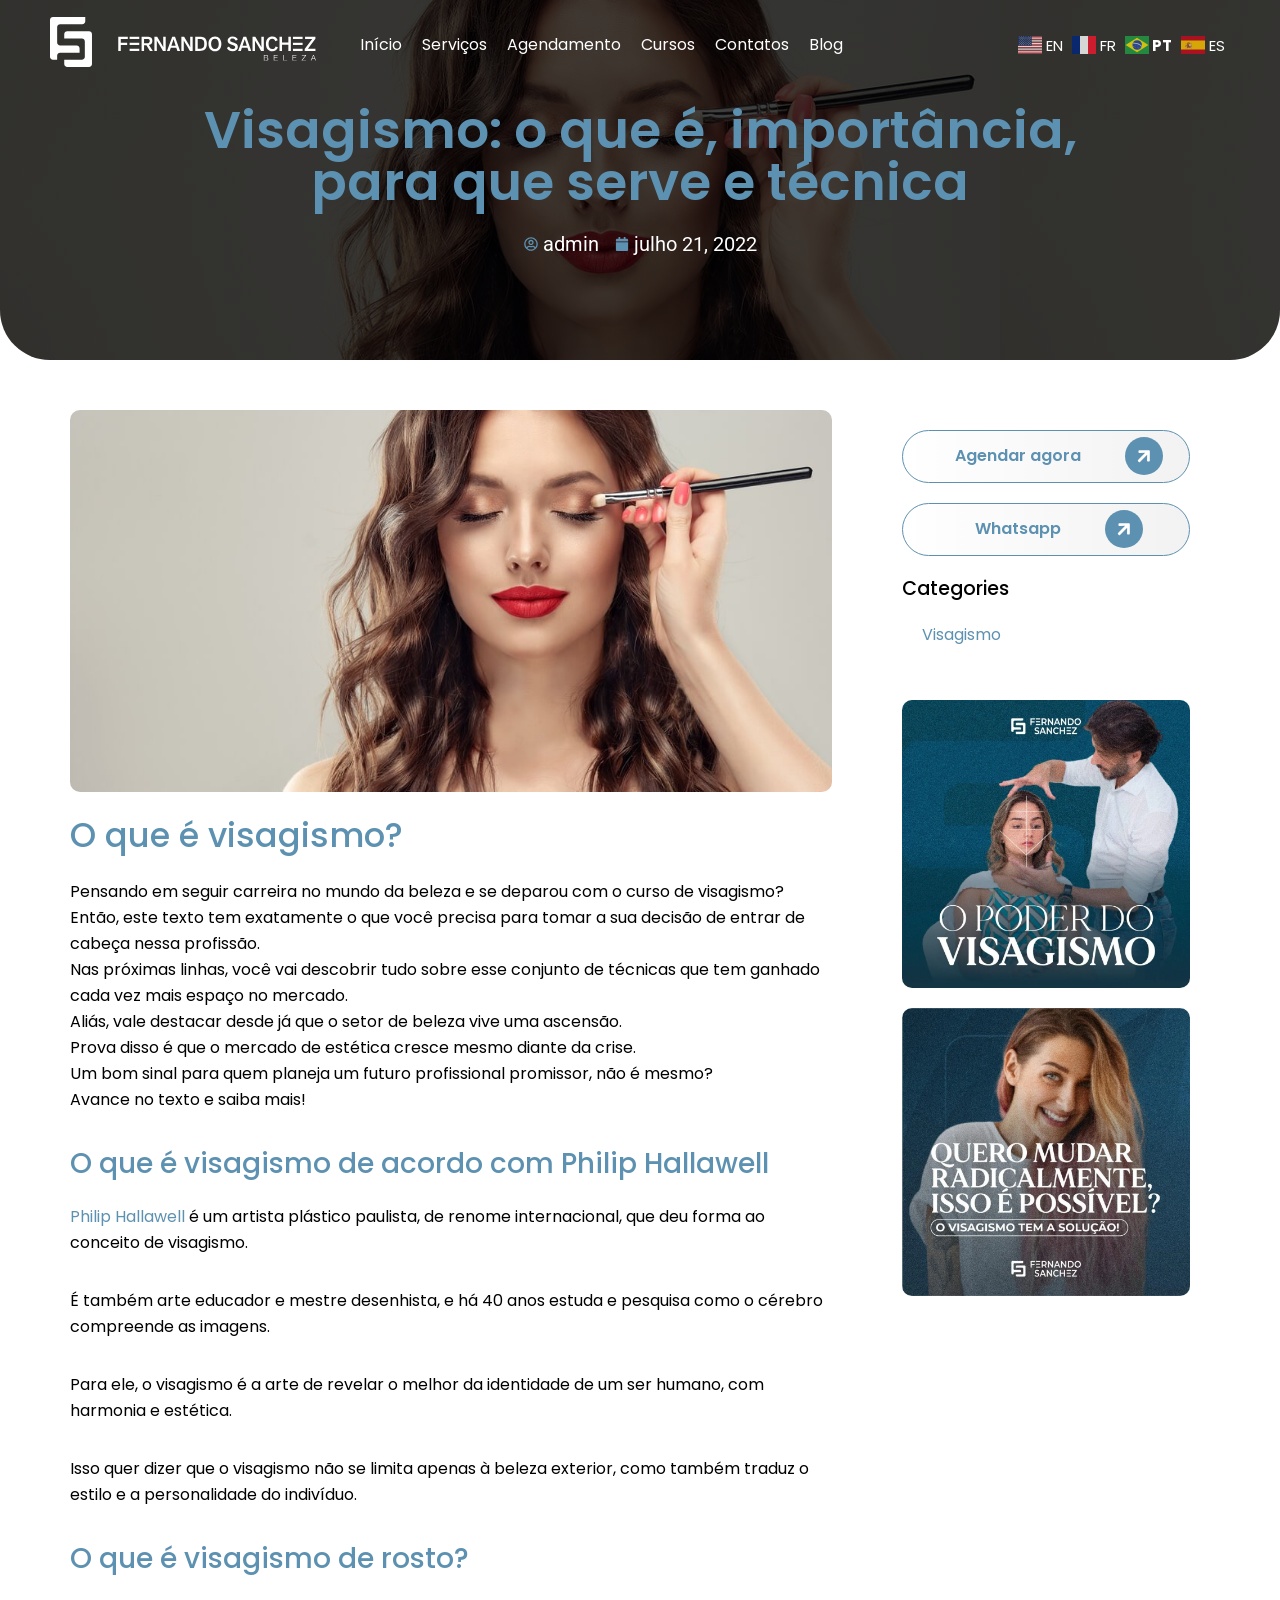
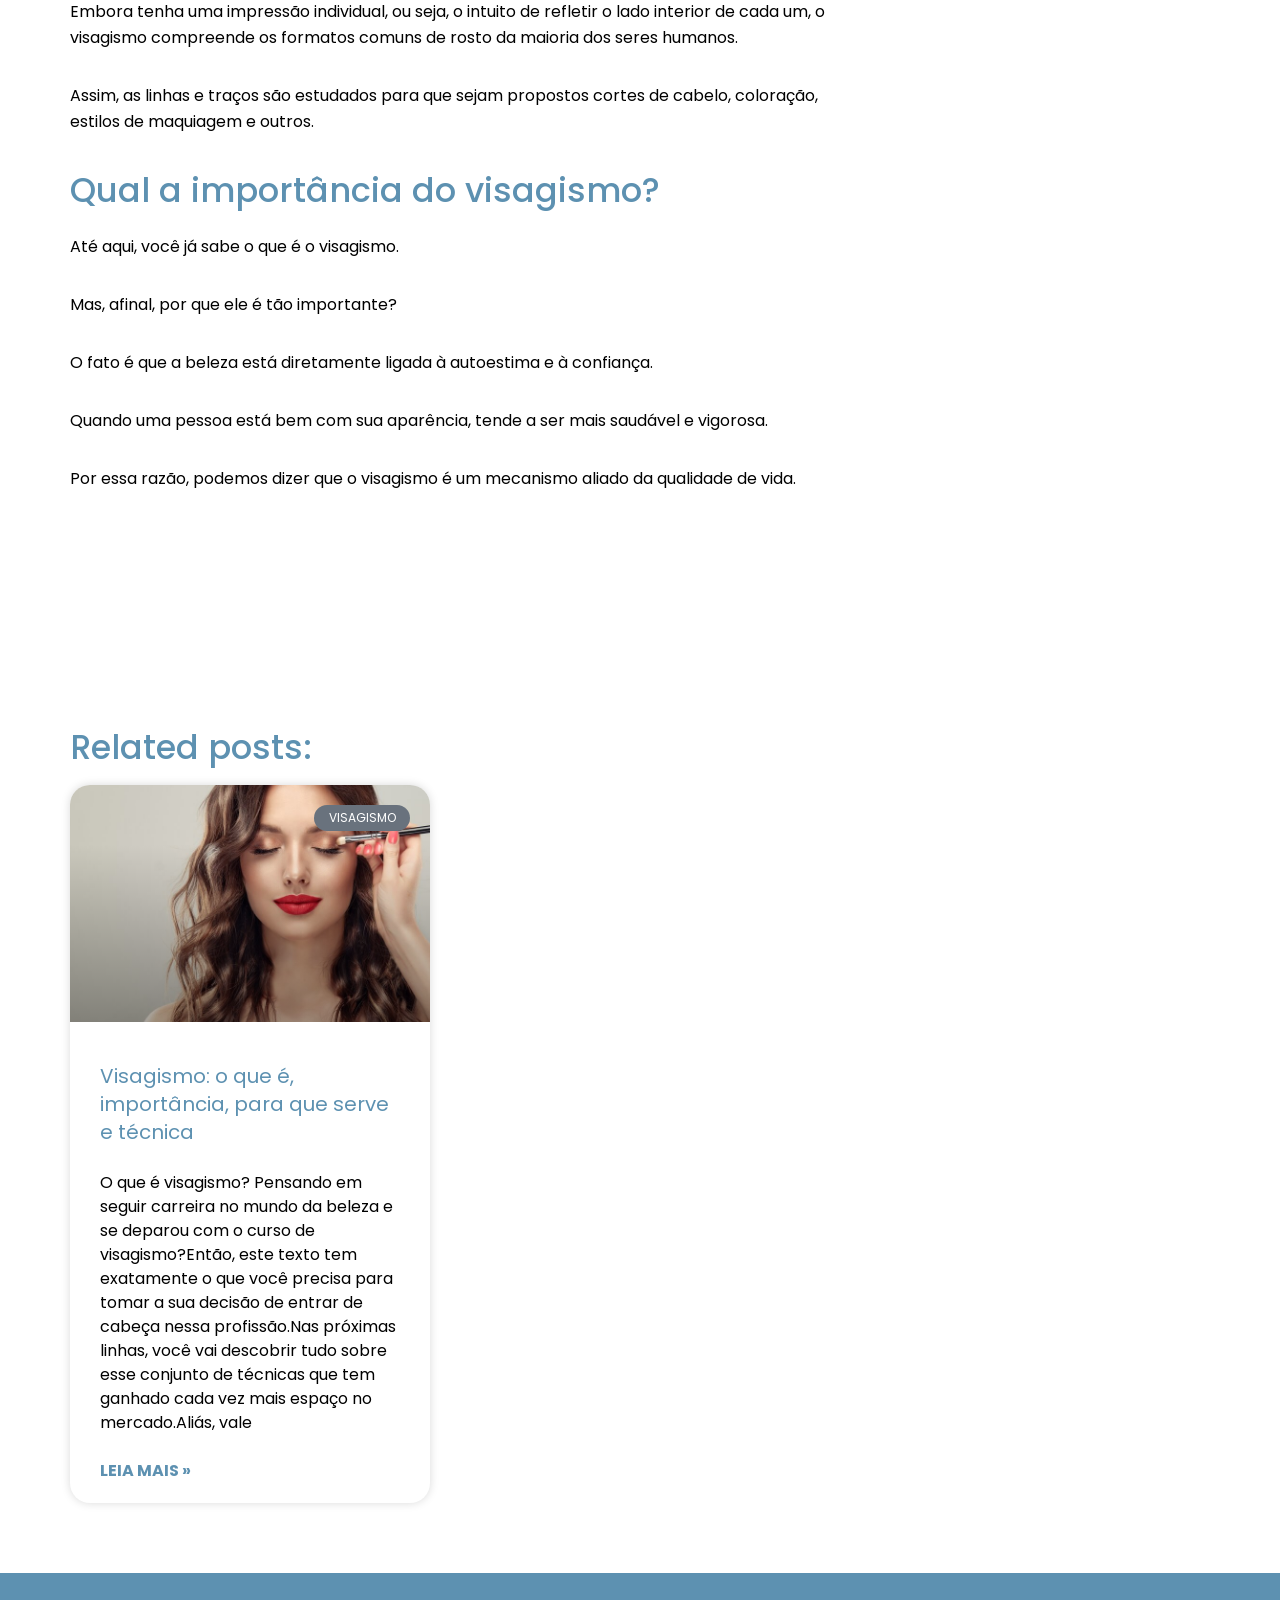
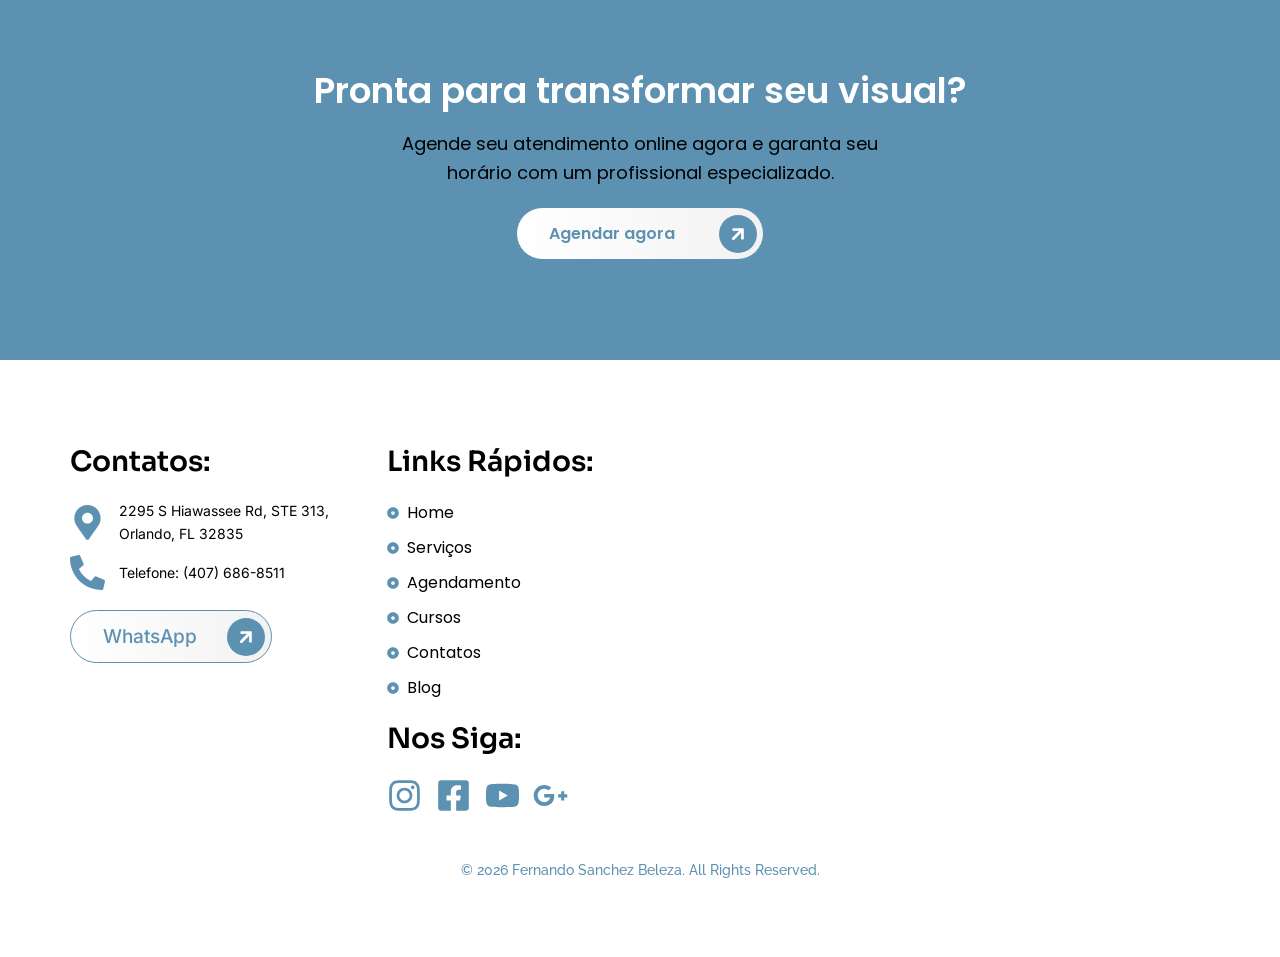
<file: blog/visagismo-o-que-e/index.html>
<!DOCTYPE html>
<html class="" lang="pt-BR"><head>
<meta charset="utf-8"/>
<meta content="width=device-width, initial-scale=1" name="viewport"/>

<meta content="index, follow, max-image-preview:large, max-snippet:-1, max-video-preview:-1" name="robots"/>




<title>Visagismo: o que é, importância, para que serve e técnica - Fernando Sanchez Beleza</title>
<link href="https://fernandosanchezbeleza.com/blog/visagismo-o-que-e/" rel="canonical"/>
<meta content="pt_BR" property="og:locale"/>
<meta content="article" property="og:type"/>
<meta content="Visagismo: o que é, importância, para que serve e técnica - Fernando Sanchez Beleza" property="og:title"/>
<meta content="O que é visagismo? Pensando em seguir carreira no mundo da beleza e se deparou com o curso de visagismo?Então, este texto tem exatamente o que você precisa para tomar a sua decisão de entrar de cabeça nessa profissão.Nas próximas linhas, você vai descobrir tudo sobre esse conjunto de técnicas que tem ganhado cada vez mais espaço no mercado.Aliás, vale…" property="og:description"/>
<meta content="https://fernandosanchezbeleza.com/blog/visagismo-o-que-e/" property="og:url"/>
<meta content="Fernando Sanchez Beleza" property="og:site_name"/>
<meta content="https://www.facebook.com/fernandosanchezbeleza" property="article:publisher"/>
<meta content="2022-07-21T16:24:39+00:00" property="article:published_time"/>
<meta content="2022-07-25T12:55:02+00:00" property="article:modified_time"/>
<meta content="https://fernandosanchezbeleza.com/assets/wp-content/uploads/2022/07/visagismo-o-que-e-importancia-para-que-serve-tecnicas.jpg" property="og:image"/>
<meta content="1000" property="og:image:width"/>
<meta content="502" property="og:image:height"/>
<meta content="image/jpeg" property="og:image:type"/>
<meta content="admin" name="author"/>
<meta content="summary_large_image" name="twitter:card"/>
<meta content="Escrito por" name="twitter:label1"/>
<meta content="admin" name="twitter:data1"/>
<meta content="Est. tempo de leitura" name="twitter:label2"/>
<meta content="2 minutos" name="twitter:data2"/>
<script class="yoast-schema-graph" type="application/ld+json">{"@context":"https://schema.org","@graph":[{"@type":"Article","@id":"https://fernandosanchezbeleza.com/2022/07/21/visagismo-o-que-e-importancia-para-que-serve-e-tecnica-4/#article","isPartOf":{"@id":"https://fernandosanchezbeleza.com/2022/07/21/visagismo-o-que-e-importancia-para-que-serve-e-tecnica-4/"},"author":{"name":"admin","@id":"https://fernandosanchezbeleza.com/#/schema/person/b2e2d11218632831259d8e0c168ad06a"},"headline":"Visagismo: o que é, importância, para que serve e técnica","datePublished":"2022-07-21T16:24:39+00:00","dateModified":"2022-07-25T12:55:02+00:00","mainEntityOfPage":{"@id":"https://fernandosanchezbeleza.com/2022/07/21/visagismo-o-que-e-importancia-para-que-serve-e-tecnica-4/"},"wordCount":347,"commentCount":0,"publisher":{"@id":"https://fernandosanchezbeleza.com/#organization"},"image":{"@id":"https://fernandosanchezbeleza.com/2022/07/21/visagismo-o-que-e-importancia-para-que-serve-e-tecnica-4/#primaryimage"},"thumbnailUrl":"../../assets/wp-content/uploads/2022/07/visagismo-o-que-e-importancia-para-que-serve-tecnicas.jpg","keywords":["beleza","corte de cabelo"],"articleSection":["Visagismo"],"inLanguage":"pt-BR","potentialAction":[{"@type":"CommentAction","name":"Comment","target":["https://fernandosanchezbeleza.com/2022/07/21/visagismo-o-que-e-importancia-para-que-serve-e-tecnica-4/#respond"]}]},{"@type":"WebPage","@id":"https://fernandosanchezbeleza.com/2022/07/21/visagismo-o-que-e-importancia-para-que-serve-e-tecnica-4/","url":"https://fernandosanchezbeleza.com/2022/07/21/visagismo-o-que-e-importancia-para-que-serve-e-tecnica-4/","name":"Visagismo: o que é, importância, para que serve e técnica - Fernando Sanchez Beleza","isPartOf":{"@id":"https://fernandosanchezbeleza.com/#website"},"primaryImageOfPage":{"@id":"https://fernandosanchezbeleza.com/2022/07/21/visagismo-o-que-e-importancia-para-que-serve-e-tecnica-4/#primaryimage"},"image":{"@id":"https://fernandosanchezbeleza.com/2022/07/21/visagismo-o-que-e-importancia-para-que-serve-e-tecnica-4/#primaryimage"},"thumbnailUrl":"../../assets/wp-content/uploads/2022/07/visagismo-o-que-e-importancia-para-que-serve-tecnicas.jpg","datePublished":"2022-07-21T16:24:39+00:00","dateModified":"2022-07-25T12:55:02+00:00","breadcrumb":{"@id":"https://fernandosanchezbeleza.com/2022/07/21/visagismo-o-que-e-importancia-para-que-serve-e-tecnica-4/#breadcrumb"},"inLanguage":"pt-BR","potentialAction":[{"@type":"ReadAction","target":["https://fernandosanchezbeleza.com/2022/07/21/visagismo-o-que-e-importancia-para-que-serve-e-tecnica-4/"]}]},{"@type":"ImageObject","inLanguage":"pt-BR","@id":"https://fernandosanchezbeleza.com/2022/07/21/visagismo-o-que-e-importancia-para-que-serve-e-tecnica-4/#primaryimage","url":"../../assets/wp-content/uploads/2022/07/visagismo-o-que-e-importancia-para-que-serve-tecnicas.jpg","contentUrl":"../../assets/wp-content/uploads/2022/07/visagismo-o-que-e-importancia-para-que-serve-tecnicas.jpg","width":1000,"height":502},{"@type":"BreadcrumbList","@id":"https://fernandosanchezbeleza.com/2022/07/21/visagismo-o-que-e-importancia-para-que-serve-e-tecnica-4/#breadcrumb","itemListElement":[{"@type":"ListItem","position":1,"name":"Início","item":"https://fernandosanchezbeleza.com/"},{"@type":"ListItem","position":2,"name":"Blog","item":"https://fernandosanchezbeleza.com/blog/"},{"@type":"ListItem","position":3,"name":"Visagismo: o que é, importância, para que serve e técnica"}]},{"@type":"WebSite","@id":"https://fernandosanchezbeleza.com/#website","url":"https://fernandosanchezbeleza.com/","name":"Fernando Sanchez Beleza","description":"Transformação além do corte!","publisher":{"@id":"https://fernandosanchezbeleza.com/#organization"},"potentialAction":[{"@type":"SearchAction","target":{"@type":"EntryPoint","urlTemplate":"https://fernandosanchezbeleza.com/?s={search_term_string}"},"query-input":{"@type":"PropertyValueSpecification","valueRequired":true,"valueName":"search_term_string"}}],"inLanguage":"pt-BR"},{"@type":"Organization","@id":"https://fernandosanchezbeleza.com/#organization","name":"Fernando Sanchez Beleza","url":"https://fernandosanchezbeleza.com/","logo":{"@type":"ImageObject","inLanguage":"pt-BR","@id":"https://fernandosanchezbeleza.com/#/schema/logo/image/","url":"../../assets/wp-content/uploads/2020/10/FernandoSanchezBeleza_Logo.png","contentUrl":"../../assets/wp-content/uploads/2020/10/FernandoSanchezBeleza_Logo.png","width":313,"height":72,"caption":"Fernando Sanchez Beleza"},"image":{"@id":"https://fernandosanchezbeleza.com/#/schema/logo/image/"},"sameAs":["https://www.facebook.com/fernandosanchezbeleza","https://www.instagram.com/fernandosanchezbeleza/","https://www.youtube.com/c/FernandoSanchezBeleza"]},{"@type":"Person","@id":"https://fernandosanchezbeleza.com/#/schema/person/b2e2d11218632831259d8e0c168ad06a","name":"admin","image":{"@type":"ImageObject","inLanguage":"pt-BR","@id":"https://secure.gravatar.com/avatar/a17fc56d9bc2905b93ade6b3146be1fe21765d750daa5bf2b6c993fe2b7ac66f?s=96&d=mm&r=g","url":"https://secure.gravatar.com/avatar/a17fc56d9bc2905b93ade6b3146be1fe21765d750daa5bf2b6c993fe2b7ac66f?s=96&d=mm&r=g","contentUrl":"https://secure.gravatar.com/avatar/a17fc56d9bc2905b93ade6b3146be1fe21765d750daa5bf2b6c993fe2b7ac66f?s=96&d=mm&r=g","caption":"admin"},"sameAs":["https://fernandosanchezbeleza.com"],"url":"https://fernandosanchezbeleza.com/author/admin/"}]}</script>

<link href="//www.googletagmanager.com" rel="dns-prefetch"/>
<link href="//fonts.googleapis.com" rel="dns-prefetch"/>





<style id="wp-img-auto-sizes-contain-inline-css">
img:is([sizes=auto i],[sizes^="auto," i]){contain-intrinsic-size:3000px 1500px}
/*# sourceURL=wp-img-auto-sizes-contain-inline-css */
</style>
<link href="../../assets/fonts/gf-1.css" id="nova-google-fonts-css" media="all" rel="stylesheet"/>

<link href="../../assets/wp-includes/css/dist/block-library/style.min.css" id="wp-block-library-css" media="all" rel="stylesheet"/>
<style id="classic-theme-styles-inline-css">
/*! This file is auto-generated */
.wp-block-button__link{color:#fff;background-color:#32373c;border-radius:9999px;box-shadow:none;text-decoration:none;padding:calc(.667em + 2px) calc(1.333em + 2px);font-size:1.125em}.wp-block-file__button{background:#32373c;color:#fff;text-decoration:none}
/*# sourceURL=/wp-includes/css/classic-themes.min.css */
</style>
<style id="global-styles-inline-css">
:root{--wp--preset--aspect-ratio--square: 1;--wp--preset--aspect-ratio--4-3: 4/3;--wp--preset--aspect-ratio--3-4: 3/4;--wp--preset--aspect-ratio--3-2: 3/2;--wp--preset--aspect-ratio--2-3: 2/3;--wp--preset--aspect-ratio--16-9: 16/9;--wp--preset--aspect-ratio--9-16: 9/16;--wp--preset--color--black: #000000;--wp--preset--color--cyan-bluish-gray: #abb8c3;--wp--preset--color--white: #ffffff;--wp--preset--color--pale-pink: #f78da7;--wp--preset--color--vivid-red: #cf2e2e;--wp--preset--color--luminous-vivid-orange: #ff6900;--wp--preset--color--luminous-vivid-amber: #fcb900;--wp--preset--color--light-green-cyan: #7bdcb5;--wp--preset--color--vivid-green-cyan: #00d084;--wp--preset--color--pale-cyan-blue: #8ed1fc;--wp--preset--color--vivid-cyan-blue: #0693e3;--wp--preset--color--vivid-purple: #9b51e0;--wp--preset--gradient--vivid-cyan-blue-to-vivid-purple: linear-gradient(135deg,rgb(6,147,227) 0%,rgb(155,81,224) 100%);--wp--preset--gradient--light-green-cyan-to-vivid-green-cyan: linear-gradient(135deg,rgb(122,220,180) 0%,rgb(0,208,130) 100%);--wp--preset--gradient--luminous-vivid-amber-to-luminous-vivid-orange: linear-gradient(135deg,rgb(252,185,0) 0%,rgb(255,105,0) 100%);--wp--preset--gradient--luminous-vivid-orange-to-vivid-red: linear-gradient(135deg,rgb(255,105,0) 0%,rgb(207,46,46) 100%);--wp--preset--gradient--very-light-gray-to-cyan-bluish-gray: linear-gradient(135deg,rgb(238,238,238) 0%,rgb(169,184,195) 100%);--wp--preset--gradient--cool-to-warm-spectrum: linear-gradient(135deg,rgb(74,234,220) 0%,rgb(151,120,209) 20%,rgb(207,42,186) 40%,rgb(238,44,130) 60%,rgb(251,105,98) 80%,rgb(254,248,76) 100%);--wp--preset--gradient--blush-light-purple: linear-gradient(135deg,rgb(255,206,236) 0%,rgb(152,150,240) 100%);--wp--preset--gradient--blush-bordeaux: linear-gradient(135deg,rgb(254,205,165) 0%,rgb(254,45,45) 50%,rgb(107,0,62) 100%);--wp--preset--gradient--luminous-dusk: linear-gradient(135deg,rgb(255,203,112) 0%,rgb(199,81,192) 50%,rgb(65,88,208) 100%);--wp--preset--gradient--pale-ocean: linear-gradient(135deg,rgb(255,245,203) 0%,rgb(182,227,212) 50%,rgb(51,167,181) 100%);--wp--preset--gradient--electric-grass: linear-gradient(135deg,rgb(202,248,128) 0%,rgb(113,206,126) 100%);--wp--preset--gradient--midnight: linear-gradient(135deg,rgb(2,3,129) 0%,rgb(40,116,252) 100%);--wp--preset--font-size--small: 13px;--wp--preset--font-size--medium: 20px;--wp--preset--font-size--large: 36px;--wp--preset--font-size--x-large: 42px;--wp--preset--spacing--20: 0.44rem;--wp--preset--spacing--30: 0.67rem;--wp--preset--spacing--40: 1rem;--wp--preset--spacing--50: 1.5rem;--wp--preset--spacing--60: 2.25rem;--wp--preset--spacing--70: 3.38rem;--wp--preset--spacing--80: 5.06rem;--wp--preset--shadow--natural: 6px 6px 9px rgba(0, 0, 0, 0.2);--wp--preset--shadow--deep: 12px 12px 50px rgba(0, 0, 0, 0.4);--wp--preset--shadow--sharp: 6px 6px 0px rgba(0, 0, 0, 0.2);--wp--preset--shadow--outlined: 6px 6px 0px -3px rgb(255, 255, 255), 6px 6px rgb(0, 0, 0);--wp--preset--shadow--crisp: 6px 6px 0px rgb(0, 0, 0);}.wp-block-button{--wp--preset--dimension--25: 25%;--wp--preset--dimension--50: 50%;--wp--preset--dimension--75: 75%;--wp--preset--dimension--100: 100%;}:where(body) { margin: 0; }:where(.is-layout-flex){gap: 0.5em;}:where(.is-layout-grid){gap: 0.5em;}body .is-layout-flex{display: flex;}.is-layout-flex{flex-wrap: wrap;align-items: center;}.is-layout-flex > :is(*, div){margin: 0;}body .is-layout-grid{display: grid;}.is-layout-grid > :is(*, div){margin: 0;}body{padding-top: 0px;padding-right: 0px;padding-bottom: 0px;padding-left: 0px;}:root :where(.wp-element-button, .wp-block-button__link){background-color: #32373c;border-width: 0;color: #fff;font-family: inherit;font-size: inherit;font-style: inherit;font-weight: inherit;letter-spacing: inherit;line-height: inherit;padding-top: calc(0.667em + 2px);padding-right: calc(1.333em + 2px);padding-bottom: calc(0.667em + 2px);padding-left: calc(1.333em + 2px);text-decoration: none;text-transform: inherit;}.has-black-color{color: var(--wp--preset--color--black) !important;}.has-cyan-bluish-gray-color{color: var(--wp--preset--color--cyan-bluish-gray) !important;}.has-white-color{color: var(--wp--preset--color--white) !important;}.has-pale-pink-color{color: var(--wp--preset--color--pale-pink) !important;}.has-vivid-red-color{color: var(--wp--preset--color--vivid-red) !important;}.has-luminous-vivid-orange-color{color: var(--wp--preset--color--luminous-vivid-orange) !important;}.has-luminous-vivid-amber-color{color: var(--wp--preset--color--luminous-vivid-amber) !important;}.has-light-green-cyan-color{color: var(--wp--preset--color--light-green-cyan) !important;}.has-vivid-green-cyan-color{color: var(--wp--preset--color--vivid-green-cyan) !important;}.has-pale-cyan-blue-color{color: var(--wp--preset--color--pale-cyan-blue) !important;}.has-vivid-cyan-blue-color{color: var(--wp--preset--color--vivid-cyan-blue) !important;}.has-vivid-purple-color{color: var(--wp--preset--color--vivid-purple) !important;}.has-black-background-color{background-color: var(--wp--preset--color--black) !important;}.has-cyan-bluish-gray-background-color{background-color: var(--wp--preset--color--cyan-bluish-gray) !important;}.has-white-background-color{background-color: var(--wp--preset--color--white) !important;}.has-pale-pink-background-color{background-color: var(--wp--preset--color--pale-pink) !important;}.has-vivid-red-background-color{background-color: var(--wp--preset--color--vivid-red) !important;}.has-luminous-vivid-orange-background-color{background-color: var(--wp--preset--color--luminous-vivid-orange) !important;}.has-luminous-vivid-amber-background-color{background-color: var(--wp--preset--color--luminous-vivid-amber) !important;}.has-light-green-cyan-background-color{background-color: var(--wp--preset--color--light-green-cyan) !important;}.has-vivid-green-cyan-background-color{background-color: var(--wp--preset--color--vivid-green-cyan) !important;}.has-pale-cyan-blue-background-color{background-color: var(--wp--preset--color--pale-cyan-blue) !important;}.has-vivid-cyan-blue-background-color{background-color: var(--wp--preset--color--vivid-cyan-blue) !important;}.has-vivid-purple-background-color{background-color: var(--wp--preset--color--vivid-purple) !important;}.has-black-border-color{border-color: var(--wp--preset--color--black) !important;}.has-cyan-bluish-gray-border-color{border-color: var(--wp--preset--color--cyan-bluish-gray) !important;}.has-white-border-color{border-color: var(--wp--preset--color--white) !important;}.has-pale-pink-border-color{border-color: var(--wp--preset--color--pale-pink) !important;}.has-vivid-red-border-color{border-color: var(--wp--preset--color--vivid-red) !important;}.has-luminous-vivid-orange-border-color{border-color: var(--wp--preset--color--luminous-vivid-orange) !important;}.has-luminous-vivid-amber-border-color{border-color: var(--wp--preset--color--luminous-vivid-amber) !important;}.has-light-green-cyan-border-color{border-color: var(--wp--preset--color--light-green-cyan) !important;}.has-vivid-green-cyan-border-color{border-color: var(--wp--preset--color--vivid-green-cyan) !important;}.has-pale-cyan-blue-border-color{border-color: var(--wp--preset--color--pale-cyan-blue) !important;}.has-vivid-cyan-blue-border-color{border-color: var(--wp--preset--color--vivid-cyan-blue) !important;}.has-vivid-purple-border-color{border-color: var(--wp--preset--color--vivid-purple) !important;}.has-vivid-cyan-blue-to-vivid-purple-gradient-background{background: var(--wp--preset--gradient--vivid-cyan-blue-to-vivid-purple) !important;}.has-light-green-cyan-to-vivid-green-cyan-gradient-background{background: var(--wp--preset--gradient--light-green-cyan-to-vivid-green-cyan) !important;}.has-luminous-vivid-amber-to-luminous-vivid-orange-gradient-background{background: var(--wp--preset--gradient--luminous-vivid-amber-to-luminous-vivid-orange) !important;}.has-luminous-vivid-orange-to-vivid-red-gradient-background{background: var(--wp--preset--gradient--luminous-vivid-orange-to-vivid-red) !important;}.has-very-light-gray-to-cyan-bluish-gray-gradient-background{background: var(--wp--preset--gradient--very-light-gray-to-cyan-bluish-gray) !important;}.has-cool-to-warm-spectrum-gradient-background{background: var(--wp--preset--gradient--cool-to-warm-spectrum) !important;}.has-blush-light-purple-gradient-background{background: var(--wp--preset--gradient--blush-light-purple) !important;}.has-blush-bordeaux-gradient-background{background: var(--wp--preset--gradient--blush-bordeaux) !important;}.has-luminous-dusk-gradient-background{background: var(--wp--preset--gradient--luminous-dusk) !important;}.has-pale-ocean-gradient-background{background: var(--wp--preset--gradient--pale-ocean) !important;}.has-electric-grass-gradient-background{background: var(--wp--preset--gradient--electric-grass) !important;}.has-midnight-gradient-background{background: var(--wp--preset--gradient--midnight) !important;}.has-small-font-size{font-size: var(--wp--preset--font-size--small) !important;}.has-medium-font-size{font-size: var(--wp--preset--font-size--medium) !important;}.has-large-font-size{font-size: var(--wp--preset--font-size--large) !important;}.has-x-large-font-size{font-size: var(--wp--preset--font-size--x-large) !important;}
:root :where(.wp-block-icon svg){width: 24px;}
:where(.wp-block-gallery.is-layout-flex){gap: var( --wp--style--gallery-gap-default, var( --gallery-block--gutter-size, var( --wp--style--block-gap, 0.5em ) ) );}:where(.wp-block-gallery.is-layout-grid){gap: var( --wp--style--gallery-gap-default, var( --gallery-block--gutter-size, var( --wp--style--block-gap, 0.5em ) ) );}
:where(.wp-block-latest-posts.is-layout-flex){gap: 1.25em;}:where(.wp-block-latest-posts.is-layout-grid){gap: 1.25em;}
:where(.wp-block-post-template.is-layout-flex){gap: 1.25em;}:where(.wp-block-post-template.is-layout-grid){gap: 1.25em;}
:where(.wp-block-term-template.is-layout-flex){gap: 1.25em;}:where(.wp-block-term-template.is-layout-grid){gap: 1.25em;}
:where(.wp-block-columns.is-layout-flex){gap: 2em;}:where(.wp-block-columns.is-layout-grid){gap: 2em;}
:root :where(.wp-block-pullquote){font-size: 1.5em;line-height: 1.6;}
/*# sourceURL=global-styles-inline-css */
</style>

<link href="../../assets/wp-content/themes/nyture/assets/icon-fonts/core/css/style.css" id="novaworks-icons-css" media="all" rel="stylesheet"/>
<link href="../../assets/wp-content/themes/nyture/assets/vendor/fontawesome-pro/css/all.css" id="fontawesome-pro-css" media="all" rel="stylesheet"/>
<link href="../../assets/wp-content/themes/nyture/assets/css/app.css" id="nova-nyture-styles-css" media="all" rel="stylesheet"/>
<link href="../../assets/wp-content/plugins/elementor/assets/css/frontend.min.css" id="elementor-frontend-css" media="all" rel="stylesheet"/>
<style id="elementor-frontend-inline-css">
.elementor-8907 .elementor-element.elementor-element-d74b794:not(.elementor-motion-effects-element-type-background), .elementor-8907 .elementor-element.elementor-element-d74b794 > .elementor-motion-effects-container > .elementor-motion-effects-layer{background-image:url("../../assets/wp-content/uploads/2022/07/visagismo-o-que-e-importancia-para-que-serve-tecnicas.jpg");}
/*# sourceURL=elementor-frontend-inline-css */
</style>
<link href="../../assets/wp-content/plugins/elementor-pro/assets/css/widget-nav-menu.min.css" id="widget-nav-menu-css" media="all" rel="stylesheet"/>
<link href="../../assets/wp-content/plugins/elementor/assets/css/widget-heading.min.css" id="widget-heading-css" media="all" rel="stylesheet"/>
<link href="../../assets/wp-content/plugins/elementor/assets/css/widget-icon-list.min.css" id="widget-icon-list-css" media="all" rel="stylesheet"/>
<link href="../../assets/wp-content/plugins/elementor/assets/lib/animations/styles/slideInUp.min.css" id="e-animation-slideInUp-css" media="all" rel="stylesheet"/>
<link href="../../assets/wp-content/plugins/elementor/assets/css/widget-google_maps.min.css" id="widget-google_maps-css" media="all" rel="stylesheet"/>
<link href="../../assets/wp-content/plugins/elementor/assets/lib/animations/styles/fadeInUp.min.css" id="e-animation-fadeInUp-css" media="all" rel="stylesheet"/>
<link href="../../assets/wp-content/plugins/elementor-pro/assets/css/widget-post-info.min.css" id="widget-post-info-css" media="all" rel="stylesheet"/>
<link href="../../assets/wp-content/plugins/elementor/assets/css/widget-image.min.css" id="widget-image-css" media="all" rel="stylesheet"/>
<link href="../../assets/wp-content/plugins/elementor-pro/assets/css/widget-author-box.min.css" id="widget-author-box-css" media="all" rel="stylesheet"/>
<link href="../../assets/wp-content/plugins/elementor/assets/lib/swiper/v8/css/swiper.min.css" id="swiper-css" media="all" rel="stylesheet"/>
<link href="../../assets/wp-content/plugins/elementor/assets/css/conditionals/e-swiper.min.css" id="e-swiper-css" media="all" rel="stylesheet"/>
<link href="../../assets/wp-content/plugins/elementor-pro/assets/css/widget-posts.min.css" id="widget-posts-css" media="all" rel="stylesheet"/>
<link href="../../assets/wp-content/uploads/elementor/css/post-3918.css" id="elementor-post-3918-css" media="all" rel="stylesheet"/>
<link href="../../assets/wp-content/plugins/elementor/assets/lib/font-awesome/css/all.min.css" id="font-awesome-5-all-css" media="all" rel="stylesheet"/>
<link href="../../assets/wp-content/plugins/elementor/assets/lib/font-awesome/css/v4-shims.min.css" id="font-awesome-4-shim-css" media="all" rel="stylesheet"/>
<link href="../../assets/wp-content/uploads/elementor/css/post-6643.css" id="elementor-post-6643-css" media="all" rel="stylesheet"/>
<link href="../../assets/wp-content/uploads/elementor/css/post-6609.css" id="elementor-post-6609-css" media="all" rel="stylesheet"/>
<link href="../../assets/wp-content/uploads/elementor/css/post-8907.css" id="elementor-post-8907-css" media="all" rel="stylesheet"/>
<link href="../../assets/wp-content/themes/nyture/inc/fonts/default.css" id="nova-default-fonts-css" media="all" rel="stylesheet"/>
<link href="../../assets/fonts/gf-3.css" id="elementor-gf-inter-css" media="all" rel="stylesheet"/>
<link href="../../assets/fonts/gf-4.css" id="elementor-gf-sora-css" media="all" rel="stylesheet"/>
<link href="../../assets/fonts/gf-5.css" id="elementor-gf-raleway-css" media="all" rel="stylesheet"/>
<link href="../../assets/fonts/gf-6.css" id="elementor-gf-roboto-css" media="all" rel="stylesheet"/>
<script id="jquery-core-js" src="../../assets/wp-includes/js/jquery/jquery.min.js"></script>
<script id="jquery-migrate-js" src="../../assets/wp-includes/js/jquery/jquery-migrate.min.js"></script>
<script id="font-awesome-4-shim-js" src="../../assets/wp-content/plugins/elementor/assets/lib/font-awesome/js/v4-shims.min.js"></script>



<script async="" id="google_gtagjs-js" src="https://www.googletagmanager.com/gtag/js?id=GT-NGBPTS"></script>
<script id="google_gtagjs-js-after">
window.dataLayer = window.dataLayer || [];function gtag(){dataLayer.push(arguments);}
gtag("set","linker",{"domains":["fernandosanchezbeleza.com"]});
gtag("js", new Date());
gtag("set", "developer_id.dZTNiMT", true);
gtag("config", "GT-NGBPTS");
gtag("config", "AW-17934876064");
 window._googlesitekit = window._googlesitekit || {}; window._googlesitekit.throttledEvents = []; window._googlesitekit.gtagEvent = (name, data) => { var key = JSON.stringify( { name, data } ); if ( !! window._googlesitekit.throttledEvents[ key ] ) { return; } window._googlesitekit.throttledEvents[ key ] = true; setTimeout( () => { delete window._googlesitekit.throttledEvents[ key ]; }, 5 ); gtag( "event", name, { ...data, event_source: "site-kit" } ); }; 
//# sourceURL=google_gtagjs-js-after
</script>

<meta content="eyJyIjoiMTowITc6MCEzMDowIiwibyI6Imh0dHBzOlwvXC9mZXJuYW5kb3NhbmNoZXpiZWxlemEuY29tXC93cC1hZG1pblwvYWRtaW4tYWpheC5waHA/YWN0aW9uPXRpX29ubGluZV91c2Vyc19nb29nbGUmYW1wO3A9JTJGMjAyMiUyRjA3JTJGMjElMkZ2aXNhZ2lzbW8tby1xdWUtZS1pbXBvcnRhbmNpYS1wYXJhLXF1ZS1zZXJ2ZS1lLXRlY25pY2EtNCUyRiZhbXA7X3dwbm9uY2U9OTRmZWE0NDk0OCJ9" name="ti-site-data"/>




 <script>
        var nova_ajax_url = 'https://fernandosanchezbeleza.com/wp-admin/admin-ajax.php';
    </script>

<style>
				.e-con.e-parent:nth-of-type(n+4):not(.e-lazyloaded):not(.e-no-lazyload),
				.e-con.e-parent:nth-of-type(n+4):not(.e-lazyloaded):not(.e-no-lazyload) * {
					background-image: none !important;
				}
				@media screen and (max-height: 1024px) {
					.e-con.e-parent:nth-of-type(n+3):not(.e-lazyloaded):not(.e-no-lazyload),
					.e-con.e-parent:nth-of-type(n+3):not(.e-lazyloaded):not(.e-no-lazyload) * {
						background-image: none !important;
					}
				}
				@media screen and (max-height: 640px) {
					.e-con.e-parent:nth-of-type(n+2):not(.e-lazyloaded):not(.e-no-lazyload),
					.e-con.e-parent:nth-of-type(n+2):not(.e-lazyloaded):not(.e-no-lazyload) * {
						background-image: none !important;
					}
				}
			</style>
<style>
:root {
  --site-bg-color: #FFF;
  --site-font-size: 16px;
  --site-text-color: #202020;
  --site-heading-color: #202020;
  --site-accent-color: #8d8d8d;
  --site-accent-color-2: #73726f;
  --site-border-color: #F3F3F3;
  --site-link-color: #30302f;
  --site-link-hover-color: #202020;
  --site-width: 1340px;
  --site-main-font: 'Poppins', sans-serif;
  --site-s-font: 'Playfair Display', sans-serif;
  --site-secondary-font: 'Poppins', serif;
  --site-accent-color-overlay: rgba(115,114,111,0.85);
  --site-accent-color-90: rgba(115,114,111,0.9);
  --site-accent-color-2-bg: rgba(115,114,111,0.3);

  --site-ultra-light: rgba(32,32,32,0.1);
  --site-max-light: rgba(32,32,32,0.25);

  --site-wc-price: rgba(32,32,32,0.8);
  --site-wc-price-old: rgba(32,32,32,0.5);

  --site-primary-button-color: #807e7d;
  --site-secondary-button-color: #e3e3e3;
  --site-top-bar-bg-color: #ECE3D4;
  --site-top-bar-text-color: #000;
  --site-top-bar-heading-color: #000;
  --site-top-bar-accent-color: #000;
  --site-top-bar-border-color: #fff;
  --site-top-bar-font-size: 14px;

  --site-header-height: 100px;
  --site-header-logo-width: 287px;
  --site-header-bg-color: #fff;
  --site-header-bg-color-2: #F6F6F6;
  --site-header-text-color: #000;
  --site-header-accent-color: #ECE3D4;
  --site-header-font-size: 14px;
  --site-header-border-color: rgba(0,0,0,0.15);

  --site-main-menu-bg-color: #FFF;
  --site-main-menu-text-color: #202020;
  --site-main-menu-accent-color: #968C83;
  --site-main-menu-border-color: #DEDEDE;

  --mobile-header-bg-color: #fff;
  --mobile-header-text-color: #000;
  --mobile-pre-header-bg-color: #000;
  --mobile-pre-header-text-color: #fff;
  --mobile-pre-header-border-color: rgba(255,255,255,0.2);

  --page-header-bg-color: #F6F6F6;
  --page-header-text-color: #616161;
  --page-header-heading-color: #000;
  --page-header-font-size: 62px;

  --dropdown-bg-color: #fff;
  --dropdown-text-color: #000;
  --dropdown-accent-color: #ECE3D4;
  --dropdown-secondary-color: rgba(0,0,0,0.7);
  --dropdown-grey-color: rgba(0,0,0,0.5);
  --dropdown-border-color: rgba(0,0,0,0.15);

  --site-blog-background-color: #F6F6F6;

  --site-footer-bg-color: #000;
  --site-footer-text-color: #fff;
  --site-footer-heading-color: #fff;
  --site-footer-border-color: rgba(255,255,255,0.15);
}
.styling__quickview {
  --qv-bg-color: #fff;
  --qv-text-color: #616161;
  --qv-heading-color: #000;
  --qv-border-color: rgba(0,0,0,0.15);
}
.error-404 {
  --p404-text-color: #000;
}
    ul.products .product .product-item .product-item__description .product-item__description--info span.price,
    .woocommerce-Price-amount,
    span.onsale,
    stock.out-of-stock {
    	display: none !important;
    }
/********************************************************************/
/* Shop *************************************************************/
/********************************************************************/

</style>
<link href="../../assets/wp-content/uploads/2022/06/favicon-150x150.png" rel="icon" sizes="32x32"/>
<link href="../../assets/wp-content/uploads/2022/06/favicon-300x300.png" rel="icon" sizes="192x192"/>
<link href="../../assets/wp-content/uploads/2022/06/favicon-300x300.png" rel="apple-touch-icon"/>
<meta content="https://fernandosanchezbeleza.com/assets/wp-content/uploads/2022/06/favicon-300x300.png" name="msapplication-TileImage"/>
<meta class="foundation-mq"/><style id="nova_insert_custom_css"></style><style class="gtranslate_css">/* Texto traduzido do GTranslate */
.gtranslate_wrapper, 
.gtranslate_wrapper * {
    color: #ffffff !important; /* força cor preta */
}
a.glink{text-decoration:none}a.glink.gt-current-lang{font-weight:bold}.gt_container-y6sx5o a.glink span{margin-right:5px;font-size:15px;vertical-align:middle}a.glink img{vertical-align:middle;display:inline;border:0;padding:0;margin:0;opacity:0.8}a.glink:hover img{opacity:1}div.skiptranslate,#google_translate_element2{display:none!important}body{top:0!important}font font{background-color:transparent!important;box-shadow:none!important;position:initial!important}</style><style class="gtranslate_css">/* Texto traduzido do GTranslate */
.gtranslate_wrapper, 
.gtranslate_wrapper * {
    color: #ffffff !important; /* força cor preta */
}
a.glink{text-decoration:none}a.glink.gt-current-lang{font-weight:bold}.gt_container--jpgswc a.glink span{margin-right:5px;font-size:15px;vertical-align:middle}a.glink img{vertical-align:middle;display:inline;border:0;padding:0;margin:0;opacity:0.8}a.glink:hover img{opacity:1}div.skiptranslate,#google_translate_element2{display:none!important}body{top:0!important}font font{background-color:transparent!important;box-shadow:none!important;position:initial!important}</style><style class="gtranslate_css">/* Texto traduzido do GTranslate */
.gtranslate_wrapper, 
.gtranslate_wrapper * {
    color: #ffffff !important; /* força cor preta */
}
a.glink{text-decoration:none}a.glink.gt-current-lang{font-weight:bold}.gt_container--40ri4r a.glink span{margin-right:5px;font-size:15px;vertical-align:middle}a.glink img{vertical-align:middle;display:inline;border:0;padding:0;margin:0;opacity:0.8}a.glink:hover img{opacity:1}div.skiptranslate,#google_translate_element2{display:none!important}body{top:0!important}font font{background-color:transparent!important;box-shadow:none!important;position:initial!important}</style><link href="../../assets/css/brand.css" rel="stylesheet"/></head>
<body class="wp-singular post-template-default single single-post postid-5438 single-format-standard wp-custom-logo wp-theme-nyture elementor-default elementor-template-full-width elementor-kit-3918 elementor-page-8907 blog-layout-1 blog-sidebar-active blog-sidebar-right product_preset_style_1" data-elementor-device-mode="desktop" data-rsssl="1">
<div class="site-wrapper">
<header class="elementor elementor-6643 elementor-location-header" data-elementor-id="6643" data-elementor-post-type="elementor_library" data-elementor-type="header">
<div class="elementor-element elementor-element-5d8240c e-con-full fundoheader elementor-hidden-tablet elementor-hidden-mobile e-flex e-con e-parent" data-e-type="container" data-element_type="container" data-id="5d8240c" data-settings='{"background_background":"classic"}'>
<div class="elementor-element elementor-element-e004601 elementor-widget elementor-widget-html" data-e-type="widget" data-element_type="widget" data-id="e004601" data-widget_type="html.default">
<div class="elementor-widget-container">
<script>
  document.addEventListener('DOMContentLoaded', function () {
    const body = document.body;

    const toggleScrollClass = () => {
      body.classList.toggle('scrolled', window.scrollY > 50);
    };

    toggleScrollClass();
    window.addEventListener('scroll', toggleScrollClass);
  });
</script>
</div>
</div>
<div class="elementor-element elementor-element-495fc7f e-con-full e-flex e-con e-child" data-e-type="container" data-element_type="container" data-id="495fc7f">
<div class="elementor-element elementor-element-dcdca45 e-con-full e-flex e-con e-child" data-e-type="container" data-element_type="container" data-id="dcdca45">
<div class="elementor-element elementor-element-45cbf0e elementor-view-default elementor-widget elementor-widget-icon" data-e-type="widget" data-element_type="widget" data-id="45cbf0e" data-widget_type="icon.default">
<div class="elementor-widget-container">
<div class="elementor-icon-wrapper">
<a class="elementor-icon" href="../../index.html">
<svg data-name="Camada 2" id="Camada_2" viewbox="0 0 1172.67 220.36" xmlns="http://www.w3.org/2000/svg"><g data-name="Camada 1" id="Camada_1-2"><g><g><path d="M952.55,167.41c2.5,0,4.47.29,5.82.95,1.96.98,2.74,2.67,2.74,4.95,0,2.77-1.5,4.78-4.66,5.59,3.74.56,5.66,2.92,5.66,6.33,0,2.21-.65,3.97-2.2,5.13-1.62,1.19-4.13,1.86-8.78,1.86h-8.6v-24.81h10.02ZM944.95,178.03h6.9c2.35,0,3.89-.28,4.97-.95,1.23-.74,1.81-1.93,1.81-3.55,0-1.4-.39-2.57-1.66-3.27-1-.56-2.62-.84-5.05-.84h-6.98v8.61ZM944.95,190.22h7.25c2.66,0,4.74-.42,5.9-1.33,1-.81,1.46-1.97,1.46-3.59s-.58-3.02-1.73-3.93c-1.2-.92-2.97-1.37-5.71-1.37h-7.17v10.23Z"></path><path d="M986.21,192.23v-24.81h17.31v2.04h-14.84v8.96h13.49v2.04h-13.49v9.74h15.77v2.04h-18.23Z"></path><path d="M1028.28,192.23v-24.81h2.43v22.78h14.49v2.04h-16.92Z"></path><path d="M1068.84,192.23v-24.81h17.31v2.04h-14.84v8.96h13.49v2.04h-13.49v9.74h15.77v2.04h-18.23Z"></path><path d="M1108.95,192.23v-1.69l16.57-21.08h-15.69v-2.04h18.81v1.76l-16.46,21.02h16.31v2.04h-19.54Z"></path><path d="M1169.97,192.23l-2.85-7.24h-12.3l-2.89,7.24h-2.7l10.6-24.81h2.54l10.29,24.81h-2.7ZM1166.35,183.05c-3.58-8.82-4.47-10.93-5.32-13.22-.85,2.22-1.77,4.47-5.4,13.22h10.71Z"></path></g><g><path d="M31.52,44.66v68.01c0,7.25,5.88,13.13,13.13,13.13h72.58c7.25,0,13.13,5.88,13.13,13.13v18.39H44.66c-7.25,0-13.13,5.88-13.13,13.13v18.39H13.13c-7.25,0-13.13-5.88-13.13-13.13V13.13C0,5.88,5.88,0,13.13,0h142.32v18.39c0,7.25-5.88,13.13-13.13,13.13H44.66c-7.25,0-13.13,5.88-13.13,13.13Z"></path><path d="M185.03,76.02v131.21c0,7.25-5.88,13.13-13.13,13.13h-96.01c-7.25,0-13.13-5.88-13.13-13.13v-18.39h77.62c7.25,0,13.13-5.88,13.13-13.13v-68.17c0-7.25-5.88-13.13-13.13-13.13H62.75v-18.39c0-7.25,5.88-13.13,13.13-13.13h96.01c7.25,0,13.13,5.88,13.13,13.13Z"></path></g><rect height="9.66" width="42.55" x="350.85" y="140.02"></rect><g><path d="M300.86,149.67v-62.55h42.02v9.66h-30.93v16.48h28.16v9.66h-28.16v26.75h-11.09Z"></path><path d="M440.44,149.67l-15.42-24.98h-10.48v24.98h-10.91v-62.55h19.84c7.89,0,13.95.35,18.46,2.21,6.24,2.57,9.19,7.71,9.19,16.12,0,10.28-5.63,15.95-15.25,17.54l17.42,26.67h-12.83ZM425.97,115.65c5.55,0,8.67-.71,10.66-2.3,1.99-1.6,3.03-4.17,3.03-7.35s-.78-5.94-3.38-7.62c-2-1.33-5.12-1.86-9.97-1.86h-11.79v19.13h11.44Z"></path><path d="M472.31,87.13c13.35,22.86,21.23,35.61,27.12,46.25-.35-9.57-.44-22.24-.44-46.25h10.92v62.55h-12.04c-12.74-21.44-20.79-34.91-27.21-45.89.26,5.41.35,17.46.35,45.89h-10.91v-62.55h12.22Z"></path><path d="M561.38,149.67l-4.85-14.62h-24.18l-4.94,14.62h-11.87l23.22-62.55h12.22l22.35,62.55h-11.96ZM553.84,126.2c-3.47-10.19-6.41-18.69-9.27-27.82-2,6.29-4.16,12.49-9.53,27.82h18.8Z"></path><path d="M591.18,87.13c13.35,22.86,21.23,35.61,27.12,46.25-.35-9.57-.44-22.24-.44-46.25h10.92v62.55h-12.04c-12.74-21.44-20.79-34.91-27.21-45.89.26,5.41.35,17.46.35,45.89h-10.91v-62.55h12.22Z"></path><path d="M640.04,87.13h18.89c10.75,0,15.42.8,20.1,3.19,8.41,4.26,12.39,14.53,12.39,27.55,0,10.1-2.68,18.96-7.88,24.28-5.55,5.67-12.92,7.53-25.39,7.53h-18.11v-62.55ZM658.85,140.11c8.23,0,13.43-1.77,16.64-5.41,3.2-3.72,4.33-9.3,4.33-16.92,0-6.73-1.3-12.4-4.59-16.12-2.86-3.19-6.59-4.96-14.91-4.96h-9.27v43.41h7.8Z"></path><path d="M698.52,117.95c0-19.75,11.36-32.25,29.12-32.25,16.72,0,27.64,13.11,27.64,32.96s-11,32.42-27.64,32.42c-18.28,0-29.12-12.84-29.12-33.13ZM727.12,95.72c-10.48,0-17.16,8.15-17.16,22.06s6.85,23.3,17.42,23.3c9.62,0,16.38-7.62,16.38-22.59s-6.68-22.77-16.64-22.77Z"></path><path d="M788.72,130.18c3.64,7.44,9.36,11.08,16.12,11.08,7.45,0,11.53-3.01,11.53-7.88,0-4.43-2.69-6.2-11.79-9.48l-6.59-2.39c-10.4-3.81-15.16-8.68-15.16-17.72,0-10.72,9.45-18.07,21.92-18.07,10.48,0,18.54,4.52,23.39,12.76l-8.84,6.47c-4.07-7.09-9.36-9.66-15.59-9.66s-9.53,3.1-9.53,7.35,2.25,6.12,10.22,8.77l7.02,2.39c11.35,3.72,16.55,8.95,16.55,18.34,0,11.25-9.1,19.05-23.31,19.05-11.09,0-20.02-5.32-25.04-14.36l9.1-6.64Z"></path><path d="M875.01,149.67l-4.85-14.62h-24.18l-4.94,14.62h-11.87l23.22-62.55h12.22l22.35,62.55h-11.96ZM867.48,126.2c-3.47-10.19-6.42-18.69-9.27-27.82-2,6.29-4.16,12.49-9.53,27.82h18.8Z"></path><path d="M904.81,87.13c13.35,22.86,21.23,35.61,27.12,46.25-.35-9.57-.44-22.24-.44-46.25h10.92v62.55h-12.04c-12.74-21.44-20.79-34.91-27.21-45.89.26,5.41.35,17.46.35,45.89h-10.91v-62.55h12.22Z"></path><path d="M992.84,106.71c-1.65-6.83-5.89-10.99-12.57-10.99-11.17,0-17.15,8.33-17.15,21.79,0,14.26,6.33,23.48,17.15,23.48,6.76,0,11.96-3.9,13.6-11.52l10.57,3.9c-3.81,11.52-12.82,17.71-24.61,17.71-17.59,0-28.25-12.58-28.25-33.13s11.53-32.25,28.86-32.25c12.13,0,20.1,6.56,23.22,16.92l-10.83,4.08Z"></path><path d="M1050.54,149.67v-27.55h-27.99v27.55h-11v-62.55h11v24.98h27.99v-24.98h11v62.55h-11Z"></path><path d="M1122.45,149.67v-8.33l33.27-44.56h-31.54v-9.66h45.58v8.68l-32.93,44.21h33.01v9.66h-47.4Z"></path><rect height="9.66" width="42.55" x="350.85" y="87.13"></rect><rect height="9.66" width="42.55" x="350.85" y="113.57"></rect><rect height="9.66" width="42.55" x="1070.72" y="87.17"></rect><rect height="9.66" width="42.55" x="1070.72" y="113.62"></rect></g><rect height="9.66" width="42.55" x="1070.72" y="140.06"></rect></g></g></svg> </a>
</div>
</div>
</div>
</div>
<div class="elementor-element elementor-element-dc5a54b e-con-full e-flex e-con e-child" data-e-type="container" data-element_type="container" data-id="dc5a54b">
<div class="elementor-element elementor-element-a09aeed elementor-nav-menu__align-end elementor-nav-menu--dropdown-tablet elementor-nav-menu__text-align-aside elementor-nav-menu--toggle elementor-nav-menu--burger elementor-widget elementor-widget-nav-menu" data-e-type="widget" data-element_type="widget" data-id="a09aeed" data-settings='{"layout":"horizontal","submenu_icon":{"value":"&lt;svg aria-hidden=\"true\" class=\"e-font-icon-svg e-fas-caret-down\" viewBox=\"0 0 320 512\" xmlns=\"http:\/\/www.w3.org\/2000\/svg\"&gt;&lt;path d=\"M31.3 192h257.3c17.8 0 26.7 21.5 14.1 34.1L174.1 354.8c-7.8 7.8-20.5 7.8-28.3 0L17.2 226.1C4.6 213.5 13.5 192 31.3 192z\"&gt;&lt;\/path&gt;&lt;\/svg&gt;","library":"fa-solid"},"toggle":"burger"}' data-widget_type="nav-menu.default">
<div class="elementor-widget-container">
<nav aria-label="Menu" class="elementor-nav-menu--main elementor-nav-menu__container elementor-nav-menu--layout-horizontal e--pointer-underline e--animation-fade">
<ul class="elementor-nav-menu" id="menu-1-a09aeed"><li class="menu-item menu-item-type-custom menu-item-object-custom menu-item-home menu-item-9048"><a class="elementor-item" href="../../index.html">Início</a></li>
<li class="menu-item menu-item-type-post_type menu-item-object-page menu-item-8899"><a class="elementor-item" href="../../index.html#especialidades">Serviços</a></li>
<li class="menu-item menu-item-type-post_type menu-item-object-page menu-item-8897"><a class="elementor-item" href="https://www.vagaro.com/fernandosanchez/services" rel="noopener" target="_blank">Agendamento</a></li>
<li class="menu-item menu-item-type-post_type menu-item-object-page menu-item-8945"><a class="elementor-item" href="https://wa.me/14076868511?text=Ol%C3%A1%21%20Gostaria%20de%20informa%C3%A7%C3%B5es%20sobre%20os%20cursos%20do%20Fernando%20Sanchez." rel="noopener" target="_blank">Cursos</a></li>
<li class="menu-item menu-item-type-post_type menu-item-object-page menu-item-8898"><a class="elementor-item" href="../../index.html#contato">Contatos</a></li>
<li class="menu-item menu-item-type-post_type menu-item-object-page current_page_parent menu-item-4039"><a class="elementor-item" href="../../index.html#conteudos">Blog</a></li>
</ul> </nav>
<div aria-expanded="false" aria-label="Alternar menu" class="elementor-menu-toggle" role="button" tabindex="0">
<svg aria-hidden="true" class="elementor-menu-toggle__icon--open e-font-icon-svg e-eicon-menu-bar" role="presentation" viewbox="0 0 1000 1000" xmlns="http://www.w3.org/2000/svg"><path d="M104 333H896C929 333 958 304 958 271S929 208 896 208H104C71 208 42 237 42 271S71 333 104 333ZM104 583H896C929 583 958 554 958 521S929 458 896 458H104C71 458 42 487 42 521S71 583 104 583ZM104 833H896C929 833 958 804 958 771S929 708 896 708H104C71 708 42 737 42 771S71 833 104 833Z"></path></svg><svg aria-hidden="true" class="elementor-menu-toggle__icon--close e-font-icon-svg e-eicon-close" role="presentation" viewbox="0 0 1000 1000" xmlns="http://www.w3.org/2000/svg"><path d="M742 167L500 408 258 167C246 154 233 150 217 150 196 150 179 158 167 167 154 179 150 196 150 212 150 229 154 242 171 254L408 500 167 742C138 771 138 800 167 829 196 858 225 858 254 829L496 587 738 829C750 842 767 846 783 846 800 846 817 842 829 829 842 817 846 804 846 783 846 767 842 750 829 737L588 500 833 258C863 229 863 200 833 171 804 137 775 137 742 167Z"></path></svg> </div>
<nav aria-hidden="true" class="elementor-nav-menu--dropdown elementor-nav-menu__container">
<ul class="elementor-nav-menu" id="menu-2-a09aeed"><li class="menu-item menu-item-type-custom menu-item-object-custom menu-item-home menu-item-9048"><a class="elementor-item" href="../../index.html" tabindex="-1">Início</a></li>
<li class="menu-item menu-item-type-post_type menu-item-object-page menu-item-8899"><a class="elementor-item" href="../../index.html#especialidades" tabindex="-1">Serviços</a></li>
<li class="menu-item menu-item-type-post_type menu-item-object-page menu-item-8897"><a class="elementor-item" href="https://www.vagaro.com/fernandosanchez/services" rel="noopener" tabindex="-1" target="_blank">Agendamento</a></li>
<li class="menu-item menu-item-type-post_type menu-item-object-page menu-item-8945"><a class="elementor-item" href="https://wa.me/14076868511?text=Ol%C3%A1%21%20Gostaria%20de%20informa%C3%A7%C3%B5es%20sobre%20os%20cursos%20do%20Fernando%20Sanchez." rel="noopener" tabindex="-1" target="_blank">Cursos</a></li>
<li class="menu-item menu-item-type-post_type menu-item-object-page menu-item-8898"><a class="elementor-item" href="../../index.html#contato" tabindex="-1">Contatos</a></li>
<li class="menu-item menu-item-type-post_type menu-item-object-page current_page_parent menu-item-4039"><a class="elementor-item" href="../../index.html#conteudos" tabindex="-1">Blog</a></li>
</ul> </nav>
</div>
</div>
</div>
<div class="elementor-element elementor-element-bfa7423 e-con-full e-flex e-con e-child" data-e-type="container" data-element_type="container" data-id="bfa7423">
<div class="elementor-element elementor-element-94b655c elementor-widget elementor-widget-shortcode" data-e-type="widget" data-element_type="widget" data-id="94b655c" data-widget_type="shortcode.default">
<div class="elementor-widget-container">
<div class="elementor-shortcode"><div class="gtranslate_wrapper gt_container-y6sx5o" id="gt-wrapper-70354908"></div></div>
</div>
</div>
</div>
</div>
</div>
<div class="elementor-element elementor-element-098df77 e-con-full fundoheader elementor-hidden-desktop elementor-hidden-mobile e-flex e-con e-parent" data-e-type="container" data-element_type="container" data-id="098df77" data-settings='{"background_background":"classic"}'>
<div class="elementor-element elementor-element-6b793dd elementor-widget elementor-widget-html" data-e-type="widget" data-element_type="widget" data-id="6b793dd" data-widget_type="html.default">
<div class="elementor-widget-container">
<script>
  document.addEventListener('DOMContentLoaded', function () {
    const body = document.body;

    const toggleScrollClass = () => {
      body.classList.toggle('scrolled', window.scrollY > 50);
    };

    toggleScrollClass();
    window.addEventListener('scroll', toggleScrollClass);
  });
</script>
</div>
</div>
<div class="elementor-element elementor-element-32fffe2 e-con-full e-flex e-con e-child" data-e-type="container" data-element_type="container" data-id="32fffe2">
<div class="elementor-element elementor-element-1b15407 e-con-full e-flex e-con e-child" data-e-type="container" data-element_type="container" data-id="1b15407">
<div class="elementor-element elementor-element-4ba8d08 e-con-full e-flex e-con e-child" data-e-type="container" data-element_type="container" data-id="4ba8d08">
<div class="elementor-element elementor-element-da3e417 elementor-widget-tablet__width-initial elementor-view-default elementor-widget elementor-widget-icon" data-e-type="widget" data-element_type="widget" data-id="da3e417" data-widget_type="icon.default">
<div class="elementor-widget-container">
<div class="elementor-icon-wrapper">
<a class="elementor-icon" href="../../index.html">
<svg data-name="Camada 2" id="Camada_2" viewbox="0 0 1172.67 220.36" xmlns="http://www.w3.org/2000/svg"><g data-name="Camada 1" id="Camada_1-2"><g><g><path d="M952.55,167.41c2.5,0,4.47.29,5.82.95,1.96.98,2.74,2.67,2.74,4.95,0,2.77-1.5,4.78-4.66,5.59,3.74.56,5.66,2.92,5.66,6.33,0,2.21-.65,3.97-2.2,5.13-1.62,1.19-4.13,1.86-8.78,1.86h-8.6v-24.81h10.02ZM944.95,178.03h6.9c2.35,0,3.89-.28,4.97-.95,1.23-.74,1.81-1.93,1.81-3.55,0-1.4-.39-2.57-1.66-3.27-1-.56-2.62-.84-5.05-.84h-6.98v8.61ZM944.95,190.22h7.25c2.66,0,4.74-.42,5.9-1.33,1-.81,1.46-1.97,1.46-3.59s-.58-3.02-1.73-3.93c-1.2-.92-2.97-1.37-5.71-1.37h-7.17v10.23Z"></path><path d="M986.21,192.23v-24.81h17.31v2.04h-14.84v8.96h13.49v2.04h-13.49v9.74h15.77v2.04h-18.23Z"></path><path d="M1028.28,192.23v-24.81h2.43v22.78h14.49v2.04h-16.92Z"></path><path d="M1068.84,192.23v-24.81h17.31v2.04h-14.84v8.96h13.49v2.04h-13.49v9.74h15.77v2.04h-18.23Z"></path><path d="M1108.95,192.23v-1.69l16.57-21.08h-15.69v-2.04h18.81v1.76l-16.46,21.02h16.31v2.04h-19.54Z"></path><path d="M1169.97,192.23l-2.85-7.24h-12.3l-2.89,7.24h-2.7l10.6-24.81h2.54l10.29,24.81h-2.7ZM1166.35,183.05c-3.58-8.82-4.47-10.93-5.32-13.22-.85,2.22-1.77,4.47-5.4,13.22h10.71Z"></path></g><g><path d="M31.52,44.66v68.01c0,7.25,5.88,13.13,13.13,13.13h72.58c7.25,0,13.13,5.88,13.13,13.13v18.39H44.66c-7.25,0-13.13,5.88-13.13,13.13v18.39H13.13c-7.25,0-13.13-5.88-13.13-13.13V13.13C0,5.88,5.88,0,13.13,0h142.32v18.39c0,7.25-5.88,13.13-13.13,13.13H44.66c-7.25,0-13.13,5.88-13.13,13.13Z"></path><path d="M185.03,76.02v131.21c0,7.25-5.88,13.13-13.13,13.13h-96.01c-7.25,0-13.13-5.88-13.13-13.13v-18.39h77.62c7.25,0,13.13-5.88,13.13-13.13v-68.17c0-7.25-5.88-13.13-13.13-13.13H62.75v-18.39c0-7.25,5.88-13.13,13.13-13.13h96.01c7.25,0,13.13,5.88,13.13,13.13Z"></path></g><rect height="9.66" width="42.55" x="350.85" y="140.02"></rect><g><path d="M300.86,149.67v-62.55h42.02v9.66h-30.93v16.48h28.16v9.66h-28.16v26.75h-11.09Z"></path><path d="M440.44,149.67l-15.42-24.98h-10.48v24.98h-10.91v-62.55h19.84c7.89,0,13.95.35,18.46,2.21,6.24,2.57,9.19,7.71,9.19,16.12,0,10.28-5.63,15.95-15.25,17.54l17.42,26.67h-12.83ZM425.97,115.65c5.55,0,8.67-.71,10.66-2.3,1.99-1.6,3.03-4.17,3.03-7.35s-.78-5.94-3.38-7.62c-2-1.33-5.12-1.86-9.97-1.86h-11.79v19.13h11.44Z"></path><path d="M472.31,87.13c13.35,22.86,21.23,35.61,27.12,46.25-.35-9.57-.44-22.24-.44-46.25h10.92v62.55h-12.04c-12.74-21.44-20.79-34.91-27.21-45.89.26,5.41.35,17.46.35,45.89h-10.91v-62.55h12.22Z"></path><path d="M561.38,149.67l-4.85-14.62h-24.18l-4.94,14.62h-11.87l23.22-62.55h12.22l22.35,62.55h-11.96ZM553.84,126.2c-3.47-10.19-6.41-18.69-9.27-27.82-2,6.29-4.16,12.49-9.53,27.82h18.8Z"></path><path d="M591.18,87.13c13.35,22.86,21.23,35.61,27.12,46.25-.35-9.57-.44-22.24-.44-46.25h10.92v62.55h-12.04c-12.74-21.44-20.79-34.91-27.21-45.89.26,5.41.35,17.46.35,45.89h-10.91v-62.55h12.22Z"></path><path d="M640.04,87.13h18.89c10.75,0,15.42.8,20.1,3.19,8.41,4.26,12.39,14.53,12.39,27.55,0,10.1-2.68,18.96-7.88,24.28-5.55,5.67-12.92,7.53-25.39,7.53h-18.11v-62.55ZM658.85,140.11c8.23,0,13.43-1.77,16.64-5.41,3.2-3.72,4.33-9.3,4.33-16.92,0-6.73-1.3-12.4-4.59-16.12-2.86-3.19-6.59-4.96-14.91-4.96h-9.27v43.41h7.8Z"></path><path d="M698.52,117.95c0-19.75,11.36-32.25,29.12-32.25,16.72,0,27.64,13.11,27.64,32.96s-11,32.42-27.64,32.42c-18.28,0-29.12-12.84-29.12-33.13ZM727.12,95.72c-10.48,0-17.16,8.15-17.16,22.06s6.85,23.3,17.42,23.3c9.62,0,16.38-7.62,16.38-22.59s-6.68-22.77-16.64-22.77Z"></path><path d="M788.72,130.18c3.64,7.44,9.36,11.08,16.12,11.08,7.45,0,11.53-3.01,11.53-7.88,0-4.43-2.69-6.2-11.79-9.48l-6.59-2.39c-10.4-3.81-15.16-8.68-15.16-17.72,0-10.72,9.45-18.07,21.92-18.07,10.48,0,18.54,4.52,23.39,12.76l-8.84,6.47c-4.07-7.09-9.36-9.66-15.59-9.66s-9.53,3.1-9.53,7.35,2.25,6.12,10.22,8.77l7.02,2.39c11.35,3.72,16.55,8.95,16.55,18.34,0,11.25-9.1,19.05-23.31,19.05-11.09,0-20.02-5.32-25.04-14.36l9.1-6.64Z"></path><path d="M875.01,149.67l-4.85-14.62h-24.18l-4.94,14.62h-11.87l23.22-62.55h12.22l22.35,62.55h-11.96ZM867.48,126.2c-3.47-10.19-6.42-18.69-9.27-27.82-2,6.29-4.16,12.49-9.53,27.82h18.8Z"></path><path d="M904.81,87.13c13.35,22.86,21.23,35.61,27.12,46.25-.35-9.57-.44-22.24-.44-46.25h10.92v62.55h-12.04c-12.74-21.44-20.79-34.91-27.21-45.89.26,5.41.35,17.46.35,45.89h-10.91v-62.55h12.22Z"></path><path d="M992.84,106.71c-1.65-6.83-5.89-10.99-12.57-10.99-11.17,0-17.15,8.33-17.15,21.79,0,14.26,6.33,23.48,17.15,23.48,6.76,0,11.96-3.9,13.6-11.52l10.57,3.9c-3.81,11.52-12.82,17.71-24.61,17.71-17.59,0-28.25-12.58-28.25-33.13s11.53-32.25,28.86-32.25c12.13,0,20.1,6.56,23.22,16.92l-10.83,4.08Z"></path><path d="M1050.54,149.67v-27.55h-27.99v27.55h-11v-62.55h11v24.98h27.99v-24.98h11v62.55h-11Z"></path><path d="M1122.45,149.67v-8.33l33.27-44.56h-31.54v-9.66h45.58v8.68l-32.93,44.21h33.01v9.66h-47.4Z"></path><rect height="9.66" width="42.55" x="350.85" y="87.13"></rect><rect height="9.66" width="42.55" x="350.85" y="113.57"></rect><rect height="9.66" width="42.55" x="1070.72" y="87.17"></rect><rect height="9.66" width="42.55" x="1070.72" y="113.62"></rect></g><rect height="9.66" width="42.55" x="1070.72" y="140.06"></rect></g></g></svg> </a>
</div>
</div>
</div>
<div class="elementor-element elementor-element-70db9bd elementor-widget-tablet__width-initial elementor-widget elementor-widget-shortcode" data-e-type="widget" data-element_type="widget" data-id="70db9bd" data-widget_type="shortcode.default">
<div class="elementor-widget-container">
<div class="elementor-shortcode"><div class="gtranslate_wrapper gt_container--jpgswc" id="gt-wrapper-63774304"></div></div>
</div>
</div>
</div>
<div class="elementor-element elementor-element-15b8cb0 e-con-full e-flex e-con e-child" data-e-type="container" data-element_type="container" data-id="15b8cb0" data-settings='{"background_background":"classic"}'>
<div class="elementor-element elementor-element-648c897 elementor-nav-menu--stretch elementor-nav-menu__align-end elementor-widget__width-auto elementor-nav-menu--dropdown-mobile elementor-nav-menu__text-align-aside elementor-nav-menu--toggle elementor-nav-menu--burger elementor-widget elementor-widget-nav-menu" data-e-type="widget" data-element_type="widget" data-id="648c897" data-settings='{"full_width":"stretch","submenu_icon":{"value":"&lt;svg aria-hidden=\"true\" class=\"fa-svg-chevron-down e-font-icon-svg e-fas-chevron-down\" viewBox=\"0 0 448 512\" xmlns=\"http:\/\/www.w3.org\/2000\/svg\"&gt;&lt;path d=\"M207.029 381.476L12.686 187.132c-9.373-9.373-9.373-24.569 0-33.941l22.667-22.667c9.357-9.357 24.522-9.375 33.901-.04L224 284.505l154.745-154.021c9.379-9.335 24.544-9.317 33.901.04l22.667 22.667c9.373 9.373 9.373 24.569 0 33.941L240.971 381.476c-9.373 9.372-24.569 9.372-33.942 0z\"&gt;&lt;\/path&gt;&lt;\/svg&gt;","library":"fa-solid"},"layout":"horizontal","toggle":"burger"}' data-widget_type="nav-menu.default">
<div class="elementor-widget-container">
<nav aria-label="Menu" class="elementor-nav-menu--main elementor-nav-menu__container elementor-nav-menu--layout-horizontal e--pointer-none">
<ul class="elementor-nav-menu" id="menu-1-648c897"><li class="menu-item menu-item-type-custom menu-item-object-custom menu-item-home menu-item-9048"><a class="elementor-item" href="../../index.html">Início</a></li>
<li class="menu-item menu-item-type-post_type menu-item-object-page menu-item-8899"><a class="elementor-item" href="../../index.html#especialidades">Serviços</a></li>
<li class="menu-item menu-item-type-post_type menu-item-object-page menu-item-8897"><a class="elementor-item" href="https://www.vagaro.com/fernandosanchez/services" rel="noopener" target="_blank">Agendamento</a></li>
<li class="menu-item menu-item-type-post_type menu-item-object-page menu-item-8945"><a class="elementor-item" href="https://wa.me/14076868511?text=Ol%C3%A1%21%20Gostaria%20de%20informa%C3%A7%C3%B5es%20sobre%20os%20cursos%20do%20Fernando%20Sanchez." rel="noopener" target="_blank">Cursos</a></li>
<li class="menu-item menu-item-type-post_type menu-item-object-page menu-item-8898"><a class="elementor-item" href="../../index.html#contato">Contatos</a></li>
<li class="menu-item menu-item-type-post_type menu-item-object-page current_page_parent menu-item-4039"><a class="elementor-item" href="../../index.html#conteudos">Blog</a></li>
</ul> </nav>
<div aria-expanded="false" aria-label="Alternar menu" class="elementor-menu-toggle" role="button" style="" tabindex="0">
<svg aria-hidden="true" class="elementor-menu-toggle__icon--open e-font-icon-svg e-eicon-menu-bar" role="presentation" viewbox="0 0 1000 1000" xmlns="http://www.w3.org/2000/svg"><path d="M104 333H896C929 333 958 304 958 271S929 208 896 208H104C71 208 42 237 42 271S71 333 104 333ZM104 583H896C929 583 958 554 958 521S929 458 896 458H104C71 458 42 487 42 521S71 583 104 583ZM104 833H896C929 833 958 804 958 771S929 708 896 708H104C71 708 42 737 42 771S71 833 104 833Z"></path></svg><svg aria-hidden="true" class="elementor-menu-toggle__icon--close e-font-icon-svg e-eicon-close" role="presentation" viewbox="0 0 1000 1000" xmlns="http://www.w3.org/2000/svg"><path d="M742 167L500 408 258 167C246 154 233 150 217 150 196 150 179 158 167 167 154 179 150 196 150 212 150 229 154 242 171 254L408 500 167 742C138 771 138 800 167 829 196 858 225 858 254 829L496 587 738 829C750 842 767 846 783 846 800 846 817 842 829 829 842 817 846 804 846 783 846 767 842 750 829 737L588 500 833 258C863 229 863 200 833 171 804 137 775 137 742 167Z"></path></svg> </div>
<nav aria-hidden="true" class="elementor-nav-menu--dropdown elementor-nav-menu__container" style="width: 2540px; left: 0px; top: 0px;">
<ul class="elementor-nav-menu" id="menu-2-648c897"><li class="menu-item menu-item-type-custom menu-item-object-custom menu-item-home menu-item-9048"><a class="elementor-item" href="../../index.html" tabindex="-1">Início</a></li>
<li class="menu-item menu-item-type-post_type menu-item-object-page menu-item-8899"><a class="elementor-item" href="../../index.html#especialidades" tabindex="-1">Serviços</a></li>
<li class="menu-item menu-item-type-post_type menu-item-object-page menu-item-8897"><a class="elementor-item" href="https://www.vagaro.com/fernandosanchez/services" rel="noopener" tabindex="-1" target="_blank">Agendamento</a></li>
<li class="menu-item menu-item-type-post_type menu-item-object-page menu-item-8945"><a class="elementor-item" href="https://wa.me/14076868511?text=Ol%C3%A1%21%20Gostaria%20de%20informa%C3%A7%C3%B5es%20sobre%20os%20cursos%20do%20Fernando%20Sanchez." rel="noopener" tabindex="-1" target="_blank">Cursos</a></li>
<li class="menu-item menu-item-type-post_type menu-item-object-page menu-item-8898"><a class="elementor-item" href="../../index.html#contato" tabindex="-1">Contatos</a></li>
<li class="menu-item menu-item-type-post_type menu-item-object-page current_page_parent menu-item-4039"><a class="elementor-item" href="../../index.html#conteudos" tabindex="-1">Blog</a></li>
</ul> </nav>
</div>
</div>
</div>
</div>
</div>
</div>
<div class="elementor-element elementor-element-ebceced e-con-full fundoheader elementor-hidden-desktop elementor-hidden-tablet e-flex e-con e-parent" data-e-type="container" data-element_type="container" data-id="ebceced" data-settings='{"background_background":"classic"}'>
<div class="elementor-element elementor-element-6d88f86 elementor-widget elementor-widget-html" data-e-type="widget" data-element_type="widget" data-id="6d88f86" data-widget_type="html.default">
<div class="elementor-widget-container">
<script>
  document.addEventListener('DOMContentLoaded', function () {
    const body = document.body;

    const toggleScrollClass = () => {
      body.classList.toggle('scrolled', window.scrollY > 50);
    };

    toggleScrollClass();
    window.addEventListener('scroll', toggleScrollClass);
  });
</script>
</div>
</div>
<div class="elementor-element elementor-element-f37b847 e-con-full e-flex e-con e-child" data-e-type="container" data-element_type="container" data-id="f37b847">
<div class="elementor-element elementor-element-71ae7dd elementor-widget elementor-widget-shortcode" data-e-type="widget" data-element_type="widget" data-id="71ae7dd" data-widget_type="shortcode.default">
<div class="elementor-widget-container">
<div class="elementor-shortcode"><div class="gtranslate_wrapper gt_container--40ri4r" id="gt-wrapper-56879857"></div></div>
</div>
</div>
<div class="elementor-element elementor-element-06aac11 e-con-full e-flex e-con e-child" data-e-type="container" data-element_type="container" data-id="06aac11">
<div class="elementor-element elementor-element-927aa00 e-con-full e-flex e-con e-child" data-e-type="container" data-element_type="container" data-id="927aa00">
<div class="elementor-element elementor-element-0a5234f elementor-view-default elementor-widget elementor-widget-icon" data-e-type="widget" data-element_type="widget" data-id="0a5234f" data-widget_type="icon.default">
<div class="elementor-widget-container">
<div class="elementor-icon-wrapper">
<a class="elementor-icon" href="../../index.html">
<svg data-name="Camada 2" id="Camada_2" viewbox="0 0 1172.67 220.36" xmlns="http://www.w3.org/2000/svg"><g data-name="Camada 1" id="Camada_1-2"><g><g><path d="M952.55,167.41c2.5,0,4.47.29,5.82.95,1.96.98,2.74,2.67,2.74,4.95,0,2.77-1.5,4.78-4.66,5.59,3.74.56,5.66,2.92,5.66,6.33,0,2.21-.65,3.97-2.2,5.13-1.62,1.19-4.13,1.86-8.78,1.86h-8.6v-24.81h10.02ZM944.95,178.03h6.9c2.35,0,3.89-.28,4.97-.95,1.23-.74,1.81-1.93,1.81-3.55,0-1.4-.39-2.57-1.66-3.27-1-.56-2.62-.84-5.05-.84h-6.98v8.61ZM944.95,190.22h7.25c2.66,0,4.74-.42,5.9-1.33,1-.81,1.46-1.97,1.46-3.59s-.58-3.02-1.73-3.93c-1.2-.92-2.97-1.37-5.71-1.37h-7.17v10.23Z"></path><path d="M986.21,192.23v-24.81h17.31v2.04h-14.84v8.96h13.49v2.04h-13.49v9.74h15.77v2.04h-18.23Z"></path><path d="M1028.28,192.23v-24.81h2.43v22.78h14.49v2.04h-16.92Z"></path><path d="M1068.84,192.23v-24.81h17.31v2.04h-14.84v8.96h13.49v2.04h-13.49v9.74h15.77v2.04h-18.23Z"></path><path d="M1108.95,192.23v-1.69l16.57-21.08h-15.69v-2.04h18.81v1.76l-16.46,21.02h16.31v2.04h-19.54Z"></path><path d="M1169.97,192.23l-2.85-7.24h-12.3l-2.89,7.24h-2.7l10.6-24.81h2.54l10.29,24.81h-2.7ZM1166.35,183.05c-3.58-8.82-4.47-10.93-5.32-13.22-.85,2.22-1.77,4.47-5.4,13.22h10.71Z"></path></g><g><path d="M31.52,44.66v68.01c0,7.25,5.88,13.13,13.13,13.13h72.58c7.25,0,13.13,5.88,13.13,13.13v18.39H44.66c-7.25,0-13.13,5.88-13.13,13.13v18.39H13.13c-7.25,0-13.13-5.88-13.13-13.13V13.13C0,5.88,5.88,0,13.13,0h142.32v18.39c0,7.25-5.88,13.13-13.13,13.13H44.66c-7.25,0-13.13,5.88-13.13,13.13Z"></path><path d="M185.03,76.02v131.21c0,7.25-5.88,13.13-13.13,13.13h-96.01c-7.25,0-13.13-5.88-13.13-13.13v-18.39h77.62c7.25,0,13.13-5.88,13.13-13.13v-68.17c0-7.25-5.88-13.13-13.13-13.13H62.75v-18.39c0-7.25,5.88-13.13,13.13-13.13h96.01c7.25,0,13.13,5.88,13.13,13.13Z"></path></g><rect height="9.66" width="42.55" x="350.85" y="140.02"></rect><g><path d="M300.86,149.67v-62.55h42.02v9.66h-30.93v16.48h28.16v9.66h-28.16v26.75h-11.09Z"></path><path d="M440.44,149.67l-15.42-24.98h-10.48v24.98h-10.91v-62.55h19.84c7.89,0,13.95.35,18.46,2.21,6.24,2.57,9.19,7.71,9.19,16.12,0,10.28-5.63,15.95-15.25,17.54l17.42,26.67h-12.83ZM425.97,115.65c5.55,0,8.67-.71,10.66-2.3,1.99-1.6,3.03-4.17,3.03-7.35s-.78-5.94-3.38-7.62c-2-1.33-5.12-1.86-9.97-1.86h-11.79v19.13h11.44Z"></path><path d="M472.31,87.13c13.35,22.86,21.23,35.61,27.12,46.25-.35-9.57-.44-22.24-.44-46.25h10.92v62.55h-12.04c-12.74-21.44-20.79-34.91-27.21-45.89.26,5.41.35,17.46.35,45.89h-10.91v-62.55h12.22Z"></path><path d="M561.38,149.67l-4.85-14.62h-24.18l-4.94,14.62h-11.87l23.22-62.55h12.22l22.35,62.55h-11.96ZM553.84,126.2c-3.47-10.19-6.41-18.69-9.27-27.82-2,6.29-4.16,12.49-9.53,27.82h18.8Z"></path><path d="M591.18,87.13c13.35,22.86,21.23,35.61,27.12,46.25-.35-9.57-.44-22.24-.44-46.25h10.92v62.55h-12.04c-12.74-21.44-20.79-34.91-27.21-45.89.26,5.41.35,17.46.35,45.89h-10.91v-62.55h12.22Z"></path><path d="M640.04,87.13h18.89c10.75,0,15.42.8,20.1,3.19,8.41,4.26,12.39,14.53,12.39,27.55,0,10.1-2.68,18.96-7.88,24.28-5.55,5.67-12.92,7.53-25.39,7.53h-18.11v-62.55ZM658.85,140.11c8.23,0,13.43-1.77,16.64-5.41,3.2-3.72,4.33-9.3,4.33-16.92,0-6.73-1.3-12.4-4.59-16.12-2.86-3.19-6.59-4.96-14.91-4.96h-9.27v43.41h7.8Z"></path><path d="M698.52,117.95c0-19.75,11.36-32.25,29.12-32.25,16.72,0,27.64,13.11,27.64,32.96s-11,32.42-27.64,32.42c-18.28,0-29.12-12.84-29.12-33.13ZM727.12,95.72c-10.48,0-17.16,8.15-17.16,22.06s6.85,23.3,17.42,23.3c9.62,0,16.38-7.62,16.38-22.59s-6.68-22.77-16.64-22.77Z"></path><path d="M788.72,130.18c3.64,7.44,9.36,11.08,16.12,11.08,7.45,0,11.53-3.01,11.53-7.88,0-4.43-2.69-6.2-11.79-9.48l-6.59-2.39c-10.4-3.81-15.16-8.68-15.16-17.72,0-10.72,9.45-18.07,21.92-18.07,10.48,0,18.54,4.52,23.39,12.76l-8.84,6.47c-4.07-7.09-9.36-9.66-15.59-9.66s-9.53,3.1-9.53,7.35,2.25,6.12,10.22,8.77l7.02,2.39c11.35,3.72,16.55,8.95,16.55,18.34,0,11.25-9.1,19.05-23.31,19.05-11.09,0-20.02-5.32-25.04-14.36l9.1-6.64Z"></path><path d="M875.01,149.67l-4.85-14.62h-24.18l-4.94,14.62h-11.87l23.22-62.55h12.22l22.35,62.55h-11.96ZM867.48,126.2c-3.47-10.19-6.42-18.69-9.27-27.82-2,6.29-4.16,12.49-9.53,27.82h18.8Z"></path><path d="M904.81,87.13c13.35,22.86,21.23,35.61,27.12,46.25-.35-9.57-.44-22.24-.44-46.25h10.92v62.55h-12.04c-12.74-21.44-20.79-34.91-27.21-45.89.26,5.41.35,17.46.35,45.89h-10.91v-62.55h12.22Z"></path><path d="M992.84,106.71c-1.65-6.83-5.89-10.99-12.57-10.99-11.17,0-17.15,8.33-17.15,21.79,0,14.26,6.33,23.48,17.15,23.48,6.76,0,11.96-3.9,13.6-11.52l10.57,3.9c-3.81,11.52-12.82,17.71-24.61,17.71-17.59,0-28.25-12.58-28.25-33.13s11.53-32.25,28.86-32.25c12.13,0,20.1,6.56,23.22,16.92l-10.83,4.08Z"></path><path d="M1050.54,149.67v-27.55h-27.99v27.55h-11v-62.55h11v24.98h27.99v-24.98h11v62.55h-11Z"></path><path d="M1122.45,149.67v-8.33l33.27-44.56h-31.54v-9.66h45.58v8.68l-32.93,44.21h33.01v9.66h-47.4Z"></path><rect height="9.66" width="42.55" x="350.85" y="87.13"></rect><rect height="9.66" width="42.55" x="350.85" y="113.57"></rect><rect height="9.66" width="42.55" x="1070.72" y="87.17"></rect><rect height="9.66" width="42.55" x="1070.72" y="113.62"></rect></g><rect height="9.66" width="42.55" x="1070.72" y="140.06"></rect></g></g></svg> </a>
</div>
</div>
</div>
</div>
<div class="elementor-element elementor-element-ac84516 e-con-full e-flex e-con e-child" data-e-type="container" data-element_type="container" data-id="ac84516" data-settings='{"background_background":"classic"}'>
<div class="elementor-element elementor-element-92d877e elementor-nav-menu--stretch elementor-nav-menu__align-end elementor-widget__width-auto elementor-nav-menu--dropdown-mobile elementor-nav-menu__text-align-aside elementor-nav-menu--toggle elementor-nav-menu--burger elementor-widget elementor-widget-nav-menu" data-e-type="widget" data-element_type="widget" data-id="92d877e" data-settings='{"full_width":"stretch","submenu_icon":{"value":"&lt;svg aria-hidden=\"true\" class=\"fa-svg-chevron-down e-font-icon-svg e-fas-chevron-down\" viewBox=\"0 0 448 512\" xmlns=\"http:\/\/www.w3.org\/2000\/svg\"&gt;&lt;path d=\"M207.029 381.476L12.686 187.132c-9.373-9.373-9.373-24.569 0-33.941l22.667-22.667c9.357-9.357 24.522-9.375 33.901-.04L224 284.505l154.745-154.021c9.379-9.335 24.544-9.317 33.901.04l22.667 22.667c9.373 9.373 9.373 24.569 0 33.941L240.971 381.476c-9.373 9.372-24.569 9.372-33.942 0z\"&gt;&lt;\/path&gt;&lt;\/svg&gt;","library":"fa-solid"},"layout":"horizontal","toggle":"burger"}' data-widget_type="nav-menu.default">
<div class="elementor-widget-container">
<nav aria-label="Menu" class="elementor-nav-menu--main elementor-nav-menu__container elementor-nav-menu--layout-horizontal e--pointer-none">
<ul class="elementor-nav-menu" id="menu-1-92d877e"><li class="menu-item menu-item-type-custom menu-item-object-custom menu-item-home menu-item-9048"><a class="elementor-item" href="../../index.html">Início</a></li>
<li class="menu-item menu-item-type-post_type menu-item-object-page menu-item-8899"><a class="elementor-item" href="../../index.html#especialidades">Serviços</a></li>
<li class="menu-item menu-item-type-post_type menu-item-object-page menu-item-8897"><a class="elementor-item" href="https://www.vagaro.com/fernandosanchez/services" rel="noopener" target="_blank">Agendamento</a></li>
<li class="menu-item menu-item-type-post_type menu-item-object-page menu-item-8945"><a class="elementor-item" href="https://wa.me/14076868511?text=Ol%C3%A1%21%20Gostaria%20de%20informa%C3%A7%C3%B5es%20sobre%20os%20cursos%20do%20Fernando%20Sanchez." rel="noopener" target="_blank">Cursos</a></li>
<li class="menu-item menu-item-type-post_type menu-item-object-page menu-item-8898"><a class="elementor-item" href="../../index.html#contato">Contatos</a></li>
<li class="menu-item menu-item-type-post_type menu-item-object-page current_page_parent menu-item-4039"><a class="elementor-item" href="../../index.html#conteudos">Blog</a></li>
</ul> </nav>
<div aria-expanded="false" aria-label="Alternar menu" class="elementor-menu-toggle" role="button" style="" tabindex="0">
<svg aria-hidden="true" class="elementor-menu-toggle__icon--open e-font-icon-svg e-eicon-menu-bar" role="presentation" viewbox="0 0 1000 1000" xmlns="http://www.w3.org/2000/svg"><path d="M104 333H896C929 333 958 304 958 271S929 208 896 208H104C71 208 42 237 42 271S71 333 104 333ZM104 583H896C929 583 958 554 958 521S929 458 896 458H104C71 458 42 487 42 521S71 583 104 583ZM104 833H896C929 833 958 804 958 771S929 708 896 708H104C71 708 42 737 42 771S71 833 104 833Z"></path></svg><svg aria-hidden="true" class="elementor-menu-toggle__icon--close e-font-icon-svg e-eicon-close" role="presentation" viewbox="0 0 1000 1000" xmlns="http://www.w3.org/2000/svg"><path d="M742 167L500 408 258 167C246 154 233 150 217 150 196 150 179 158 167 167 154 179 150 196 150 212 150 229 154 242 171 254L408 500 167 742C138 771 138 800 167 829 196 858 225 858 254 829L496 587 738 829C750 842 767 846 783 846 800 846 817 842 829 829 842 817 846 804 846 783 846 767 842 750 829 737L588 500 833 258C863 229 863 200 833 171 804 137 775 137 742 167Z"></path></svg> </div>
<nav aria-hidden="true" class="elementor-nav-menu--dropdown elementor-nav-menu__container" style="width: 2540px; left: 0px; top: 0px;">
<ul class="elementor-nav-menu" id="menu-2-92d877e"><li class="menu-item menu-item-type-custom menu-item-object-custom menu-item-home menu-item-9048"><a class="elementor-item" href="../../index.html" tabindex="-1">Início</a></li>
<li class="menu-item menu-item-type-post_type menu-item-object-page menu-item-8899"><a class="elementor-item" href="../../index.html#especialidades" tabindex="-1">Serviços</a></li>
<li class="menu-item menu-item-type-post_type menu-item-object-page menu-item-8897"><a class="elementor-item" href="https://www.vagaro.com/fernandosanchez/services" rel="noopener" tabindex="-1" target="_blank">Agendamento</a></li>
<li class="menu-item menu-item-type-post_type menu-item-object-page menu-item-8945"><a class="elementor-item" href="https://wa.me/14076868511?text=Ol%C3%A1%21%20Gostaria%20de%20informa%C3%A7%C3%B5es%20sobre%20os%20cursos%20do%20Fernando%20Sanchez." rel="noopener" tabindex="-1" target="_blank">Cursos</a></li>
<li class="menu-item menu-item-type-post_type menu-item-object-page menu-item-8898"><a class="elementor-item" href="../../index.html#contato" tabindex="-1">Contatos</a></li>
<li class="menu-item menu-item-type-post_type menu-item-object-page current_page_parent menu-item-4039"><a class="elementor-item" href="../../index.html#conteudos" tabindex="-1">Blog</a></li>
</ul> </nav>
</div>
</div>
</div>
</div>
</div>
</div>
</header>
<div class="elementor elementor-8907 elementor-location-single post-5438 post type-post status-publish format-standard has-post-thumbnail hentry category-visagismo tag-beleza tag-corte-de-cabelo" data-elementor-id="8907" data-elementor-post-type="elementor_library" data-elementor-type="single-post">
<div class="elementor-element elementor-element-d74b794 e-con-full e-flex e-con e-parent" data-e-type="container" data-element_type="container" data-id="d74b794" data-settings='{"background_background":"classic"}'>
<div class="elementor-element elementor-element-d03dbe0 e-con-full e-flex e-con e-child" data-e-type="container" data-element_type="container" data-id="d03dbe0">
<div class="elementor-element elementor-element-a931c61 elementor-widget__width-initial animated-fast elementor-invisible elementor-widget elementor-widget-theme-post-title elementor-page-title elementor-widget-heading" data-e-type="widget" data-element_type="widget" data-id="a931c61" data-settings='{"_animation":"fadeInUp"}' data-widget_type="theme-post-title.default">
<div class="elementor-widget-container">
<h1 class="elementor-heading-title elementor-size-default">Visagismo: o que é, importância, para que serve e técnica</h1> </div>
</div>
<div class="elementor-element elementor-element-1a7d03a elementor-align-center elementor-widget elementor-widget-post-info" data-e-type="widget" data-element_type="widget" data-id="1a7d03a" data-widget_type="post-info.default">
<div class="elementor-widget-container">
<ul class="elementor-inline-items elementor-icon-list-items elementor-post-info">
<li class="elementor-icon-list-item elementor-repeater-item-7a6ecc7 elementor-inline-item" itemprop="author">
<a href="../../index.html">
<span class="elementor-icon-list-icon">
<svg aria-hidden="true" class="e-font-icon-svg e-far-user-circle" viewbox="0 0 496 512" xmlns="http://www.w3.org/2000/svg"><path d="M248 104c-53 0-96 43-96 96s43 96 96 96 96-43 96-96-43-96-96-96zm0 144c-26.5 0-48-21.5-48-48s21.5-48 48-48 48 21.5 48 48-21.5 48-48 48zm0-240C111 8 0 119 0 256s111 248 248 248 248-111 248-248S385 8 248 8zm0 448c-49.7 0-95.1-18.3-130.1-48.4 14.9-23 40.4-38.6 69.6-39.5 20.8 6.4 40.6 9.6 60.5 9.6s39.7-3.1 60.5-9.6c29.2 1 54.7 16.5 69.6 39.5-35 30.1-80.4 48.4-130.1 48.4zm162.7-84.1c-24.4-31.4-62.1-51.9-105.1-51.9-10.2 0-26 9.6-57.6 9.6-31.5 0-47.4-9.6-57.6-9.6-42.9 0-80.6 20.5-105.1 51.9C61.9 339.2 48 299.2 48 256c0-110.3 89.7-200 200-200s200 89.7 200 200c0 43.2-13.9 83.2-37.3 115.9z"></path></svg> </span>
<span class="elementor-icon-list-text elementor-post-info__item elementor-post-info__item--type-author">
										admin					</span>
</a>
</li>
<li class="elementor-icon-list-item elementor-repeater-item-5cd0ce1 elementor-inline-item" itemprop="datePublished">
<a href="../../blog/visagismo-o-que-e/">
<span class="elementor-icon-list-icon">
<svg aria-hidden="true" class="e-font-icon-svg e-fas-calendar" viewbox="0 0 448 512" xmlns="http://www.w3.org/2000/svg"><path d="M12 192h424c6.6 0 12 5.4 12 12v260c0 26.5-21.5 48-48 48H48c-26.5 0-48-21.5-48-48V204c0-6.6 5.4-12 12-12zm436-44v-36c0-26.5-21.5-48-48-48h-48V12c0-6.6-5.4-12-12-12h-40c-6.6 0-12 5.4-12 12v52H160V12c0-6.6-5.4-12-12-12h-40c-6.6 0-12 5.4-12 12v52H48C21.5 64 0 85.5 0 112v36c0 6.6 5.4 12 12 12h424c6.6 0 12-5.4 12-12z"></path></svg> </span>
<span class="elementor-icon-list-text elementor-post-info__item elementor-post-info__item--type-date">
<time>julho 21, 2022</time> </span>
</a>
</li>
</ul>
</div>
</div>
</div>
</div>
<div class="elementor-element elementor-element-215d453 e-con-full e-flex e-con e-parent" data-e-type="container" data-element_type="container" data-id="215d453" data-settings='{"background_background":"classic"}'>
<div class="elementor-element elementor-element-903c57c e-flex e-con-boxed e-con e-child" data-e-type="container" data-element_type="container" data-id="903c57c">
<div class="e-con-inner">
<div class="elementor-element elementor-element-14bee57 e-con-full e-flex elementor-invisible e-con e-child" data-e-type="container" data-element_type="container" data-id="14bee57" data-settings='{"animation":"slideInUp"}'>
<div class="elementor-element elementor-element-f1fa94e elementor-widget elementor-widget-theme-post-featured-image elementor-widget-image" data-e-type="widget" data-element_type="widget" data-id="f1fa94e" data-widget_type="theme-post-featured-image.default">
<div class="elementor-widget-container">
<img alt="" class="attachment-full size-full wp-image-5338" height="502" sizes="(max-width: 1000px) 100vw, 1000px" src="../../assets/wp-content/uploads/2022/07/visagismo-o-que-e-importancia-para-que-serve-tecnicas.jpg" srcset="../../assets/wp-content/uploads/2022/07/visagismo-o-que-e-importancia-para-que-serve-tecnicas.jpg 1000w, ../../assets/wp-content/uploads/2022/07/visagismo-o-que-e-importancia-para-que-serve-tecnicas-300x151.jpg 300w, ../../assets/wp-content/uploads/2022/07/visagismo-o-que-e-importancia-para-que-serve-tecnicas-768x386.jpg 768w" width="1000"/> </div>
</div>
<div class="elementor-element elementor-element-1b37ab5 elementor-widget elementor-widget-theme-post-content" data-e-type="widget" data-element_type="widget" data-id="1b37ab5" data-widget_type="theme-post-content.default">
<div class="elementor-widget-container">
<p class="has-text-align-left wp-block-paragraph"></p>
<h2 class="wp-block-heading">O que é visagismo?</h2>
<p class="wp-block-paragraph">Pensando em seguir carreira no mundo da beleza e se deparou com o curso de visagismo?<br/>Então, este texto tem exatamente o que você precisa para tomar a sua decisão de entrar de cabeça nessa profissão.<br/>Nas próximas linhas, você vai descobrir tudo sobre esse conjunto de técnicas que tem ganhado cada vez mais espaço no mercado.<br/>Aliás, vale destacar desde já que o setor de beleza vive uma ascensão.<br/>Prova disso é que o mercado de estética cresce mesmo diante da crise.<br/>Um bom sinal para quem planeja um futuro profissional promissor, não é mesmo?<br/>Avance no texto e saiba mais!</p>
<h3 class="wp-block-heading">O que é visagismo de acordo com Philip Hallawell</h3>
<p class="wp-block-paragraph"><a href="https://www.visagismo.com.br/" rel="noreferrer noopener" target="_blank">Philip Hallawell</a> é um artista plástico paulista, de renome internacional, que deu forma ao conceito de visagismo. </p>
<p class="wp-block-paragraph">É também arte educador e mestre desenhista, e há 40 anos estuda e pesquisa como o cérebro compreende as imagens.</p>
<p class="wp-block-paragraph">Para ele, o visagismo é a arte de revelar o melhor da identidade de um ser humano, com harmonia e estética. </p>
<p class="wp-block-paragraph">Isso quer dizer que o visagismo não se limita apenas à beleza exterior, como também traduz o estilo e a personalidade do indivíduo.</p>
<h3 class="wp-block-heading">O que é visagismo de rosto?</h3>
<p class="wp-block-paragraph">Embora tenha uma impressão individual, ou seja, o intuito de refletir o lado interior de cada um, o visagismo compreende os formatos comuns de rosto da maioria dos seres humanos.</p>
<p class="wp-block-paragraph">Assim, as linhas e traços são estudados para que sejam propostos cortes de cabelo, coloração, estilos de maquiagem e outros.</p>
<h2 class="wp-block-heading">Qual a importância do visagismo?</h2>
<p class="wp-block-paragraph">Até aqui, você já sabe o que é o visagismo. </p>
<p class="wp-block-paragraph">Mas, afinal, por que ele é tão importante?</p>
<p class="wp-block-paragraph">O fato é que a beleza está diretamente ligada à autoestima e à confiança.</p>
<p class="wp-block-paragraph">Quando uma pessoa está bem com sua aparência, tende a ser mais saudável e vigorosa.</p>
<p class="wp-block-paragraph">Por essa razão, podemos dizer que o visagismo é um mecanismo aliado da qualidade de vida.</p>
<h2 class="wp-block-heading"></h2>
<p class="wp-block-paragraph"> </p>
</div>
</div>
<div class="elementor-element elementor-element-eabfca8 elementor-widget elementor-widget-heading" data-e-type="widget" data-element_type="widget" data-id="eabfca8" data-widget_type="heading.default">
<div class="elementor-widget-container">
<h2 class="elementor-heading-title elementor-size-default">Written by:</h2> </div>
</div>
<div class="elementor-element elementor-element-f4c1465 elementor-author-box--name-yes elementor-author-box--biography-yes elementor-author-box--link-no elementor-widget elementor-widget-author-box" data-e-type="widget" data-element_type="widget" data-id="f4c1465" data-widget_type="author-box.default">
<div class="elementor-widget-container">
<div class="elementor-author-box">
<div class="elementor-author-box__text">
<div>
<h4 class="elementor-author-box__name">
							admin						</h4>
</div>
<div class="elementor-author-box__bio">
</div>
</div>
</div>
</div>
</div>
</div>
<div class="elementor-element elementor-element-ee2b17b e-con-full e-flex e-con e-child" data-e-type="container" data-element_type="container" data-id="ee2b17b" data-settings='{"background_background":"classic"}'>
<div class="elementor-element elementor-element-32c1406 elementor-align-justify snap elementor-widget__width-initial elementor-invisible elementor-widget elementor-widget-button" data-e-type="widget" data-element_type="widget" data-id="32c1406" data-settings='{"_animation":"fadeInUp"}' data-widget_type="button.default">
<div class="elementor-widget-container">
<div class="elementor-button-wrapper">
<a class="elementor-button elementor-button-link elementor-size-sm" href="https://www.vagaro.com/fernandosanchez/services" rel="noopener" target="_blank">
<span class="elementor-button-content-wrapper">
<span class="elementor-button-icon">
<svg aria-hidden="true" class="e-font-icon-svg e-fas-arrow-right" viewbox="0 0 448 512" xmlns="http://www.w3.org/2000/svg"><path d="M190.5 66.9l22.2-22.2c9.4-9.4 24.6-9.4 33.9 0L441 239c9.4 9.4 9.4 24.6 0 33.9L246.6 467.3c-9.4 9.4-24.6 9.4-33.9 0l-22.2-22.2c-9.5-9.5-9.3-25 .4-34.3L311.4 296H24c-13.3 0-24-10.7-24-24v-32c0-13.3 10.7-24 24-24h287.4L190.9 101.2c-9.8-9.3-10-24.8-.4-34.3z"></path></svg> </span>
<span class="elementor-button-text">Agendar agora</span>
</span>
</a>
</div>
</div>
</div>
<div class="elementor-element elementor-element-6bab0d9 elementor-align-justify snap elementor-widget__width-initial elementor-invisible elementor-widget elementor-widget-button" data-e-type="widget" data-element_type="widget" data-id="6bab0d9" data-settings='{"_animation":"fadeInUp"}' data-widget_type="button.default">
<div class="elementor-widget-container">
<div class="elementor-button-wrapper">
<a class="elementor-button elementor-button-link elementor-size-sm" href="https://api.whatsapp.com/send/?phone=14076868511&amp;text=Ol%C3%A1%2C+gostaria+de+falar+com+Fernando+Sanchez+para+solicitar+um+or%C3%A7amento.&amp;type=phone_number&amp;app_absent=0" target="_blank">
<span class="elementor-button-content-wrapper">
<span class="elementor-button-icon">
<svg aria-hidden="true" class="e-font-icon-svg e-fas-arrow-right" viewbox="0 0 448 512" xmlns="http://www.w3.org/2000/svg"><path d="M190.5 66.9l22.2-22.2c9.4-9.4 24.6-9.4 33.9 0L441 239c9.4 9.4 9.4 24.6 0 33.9L246.6 467.3c-9.4 9.4-24.6 9.4-33.9 0l-22.2-22.2c-9.5-9.5-9.3-25 .4-34.3L311.4 296H24c-13.3 0-24-10.7-24-24v-32c0-13.3 10.7-24 24-24h287.4L190.9 101.2c-9.8-9.3-10-24.8-.4-34.3z"></path></svg> </span>
<span class="elementor-button-text">Whatsapp</span>
</span>
</a>
</div>
</div>
</div>
<div class="elementor-element elementor-element-30aab94 elementor-invisible elementor-widget elementor-widget-wp-widget-categories" data-e-type="widget" data-element_type="widget" data-id="30aab94" data-settings='{"_animation":"slideInUp"}' data-widget_type="wp-widget-categories.default">
<div class="elementor-widget-container">
<h5>Categories</h5>
<ul>
<li class="cat-item cat-item-64"><a href="../../blog/visagismo-o-que-e/">Visagismo</a>
</li>
</ul>
</div>
</div>
<div class="elementor-element elementor-element-690c3fc elementor-invisible elementor-widget elementor-widget-image" data-e-type="widget" data-element_type="widget" data-id="690c3fc" data-settings='{"_animation":"slideInUp"}' data-widget_type="image.default">
<div class="elementor-widget-container">
<a href="../../index.html#contato">
<img alt="" class="attachment-large size-large wp-image-8499" height="1021" sizes="(max-width: 1024px) 100vw, 1024px" src="../../assets/wp-content/uploads/2026/01/WhatsApp-Image-2024-03-28-at-10.47.38-13-min-1024x1021.webp" srcset="../../assets/wp-content/uploads/2026/01/WhatsApp-Image-2024-03-28-at-10.47.38-13-min-1024x1021.webp 1024w, ../../assets/wp-content/uploads/2026/01/WhatsApp-Image-2024-03-28-at-10.47.38-13-min-300x300.jpeg 300w, ../../assets/wp-content/uploads/2026/01/WhatsApp-Image-2024-03-28-at-10.47.38-13-min-150x150.jpeg 150w, ../../assets/wp-content/uploads/2026/01/WhatsApp-Image-2024-03-28-at-10.47.38-13-min-768x766.jpeg 768w, ../../assets/wp-content/uploads/2026/01/WhatsApp-Image-2024-03-28-at-10.47.38-13-min.jpeg 1536w" width="1024"/> </a>
</div>
</div>
<div class="elementor-element elementor-element-94ef903 elementor-invisible elementor-widget elementor-widget-image" data-e-type="widget" data-element_type="widget" data-id="94ef903" data-settings='{"_animation":"slideInUp"}' data-widget_type="image.default">
<div class="elementor-widget-container">
<a href="../../index.html#contato">
<img alt="" class="attachment-large size-large wp-image-8496" height="1024" sizes="(max-width: 1024px) 100vw, 1024px" src="../../assets/wp-content/uploads/2026/01/WhatsApp-Image-2024-03-28-at-10.47.38-10-min-1024x1024.webp" srcset="../../assets/wp-content/uploads/2026/01/WhatsApp-Image-2024-03-28-at-10.47.38-10-min-1024x1024.webp 1024w, ../../assets/wp-content/uploads/2026/01/WhatsApp-Image-2024-03-28-at-10.47.38-10-min-300x300.jpeg 300w, ../../assets/wp-content/uploads/2026/01/WhatsApp-Image-2024-03-28-at-10.47.38-10-min-150x150.jpeg 150w, ../../assets/wp-content/uploads/2026/01/WhatsApp-Image-2024-03-28-at-10.47.38-10-min-768x768.webp 768w, ../../assets/wp-content/uploads/2026/01/WhatsApp-Image-2024-03-28-at-10.47.38-10-min-600x600.jpeg 600w, ../../assets/wp-content/uploads/2026/01/WhatsApp-Image-2024-03-28-at-10.47.38-10-min.jpeg 1081w" width="1024"/> </a>
</div>
</div>
</div>
</div>
</div>
<div class="elementor-element elementor-element-9e2e664 e-flex e-con-boxed e-con e-child" data-e-type="container" data-element_type="container" data-id="9e2e664">
<div class="e-con-inner">
<div class="elementor-element elementor-element-cbae66a elementor-widget elementor-widget-heading" data-e-type="widget" data-element_type="widget" data-id="cbae66a" data-widget_type="heading.default">
<div class="elementor-widget-container">
<h2 class="elementor-heading-title elementor-size-default">Related posts:</h2> </div>
</div>
<div class="elementor-element elementor-element-cdab29c elementor-grid-3 elementor-grid-tablet-2 elementor-grid-mobile-1 elementor-posts--thumbnail-top elementor-card-shadow-yes elementor-posts__hover-gradient elementor-widget elementor-widget-posts" data-e-type="widget" data-element_type="widget" data-id="cdab29c" data-settings='{"cards_columns":"3","cards_columns_tablet":"2","cards_columns_mobile":"1","cards_row_gap":{"unit":"px","size":35,"sizes":[]},"cards_row_gap_tablet":{"unit":"px","size":"","sizes":[]},"cards_row_gap_mobile":{"unit":"px","size":"","sizes":[]}}' data-widget_type="posts.cards">
<div class="elementor-widget-container">
<div class="elementor-posts-container elementor-posts elementor-posts--skin-cards elementor-grid elementor-has-item-ratio" role="list">
<article class="elementor-post elementor-grid-item post-5438 post type-post status-publish format-standard has-post-thumbnail hentry category-visagismo tag-beleza tag-corte-de-cabelo" role="listitem">
<div class="elementor-post__card">
<a class="elementor-post__thumbnail__link" href="../../blog/visagismo-o-que-e/" tabindex="-1"><div class="elementor-post__thumbnail elementor-fit-height"><img alt="" class="attachment-full size-full wp-image-5338" decoding="async" height="502" sizes="(max-width: 1000px) 100vw, 1000px" src="../../assets/wp-content/uploads/2022/07/visagismo-o-que-e-importancia-para-que-serve-tecnicas.jpg" srcset="../../assets/wp-content/uploads/2022/07/visagismo-o-que-e-importancia-para-que-serve-tecnicas.jpg 1000w, ../../assets/wp-content/uploads/2022/07/visagismo-o-que-e-importancia-para-que-serve-tecnicas-300x151.jpg 300w, ../../assets/wp-content/uploads/2022/07/visagismo-o-que-e-importancia-para-que-serve-tecnicas-768x386.jpg 768w" width="1000"/></div></a>
<div class="elementor-post__badge">Visagismo</div>
<div class="elementor-post__text">
<h3 class="elementor-post__title">
<a href="../../blog/visagismo-o-que-e/">
				Visagismo: o que é, importância, para que serve e técnica			</a>
</h3>
<div class="elementor-post__excerpt">
<p>O que é visagismo? Pensando em seguir carreira no mundo da beleza e se deparou com o curso de visagismo?Então, este texto tem exatamente o que você precisa para tomar a sua decisão de entrar de cabeça nessa profissão.Nas próximas linhas, você vai descobrir tudo sobre esse conjunto de técnicas que tem ganhado cada vez mais espaço no mercado.Aliás, vale</p>
</div>
<a aria-label="Leia mais sobre Visagismo: o que é, importância, para que serve e técnica" class="elementor-post__read-more" href="../../blog/visagismo-o-que-e/" tabindex="-1">
			Leia Mais »		</a>
</div>
</div>
</article>
</div>
</div>
</div>
</div>
</div>
</div>
<div class="elementor-element elementor-element-b27456f e-con-full e-flex e-con e-parent" data-e-type="container" data-element_type="container" data-id="b27456f" data-settings='{"background_background":"classic"}'>
<div class="elementor-element elementor-element-1802ff9 e-flex e-con-boxed e-con e-child" data-e-type="container" data-element_type="container" data-id="1802ff9">
<div class="e-con-inner">
<div class="elementor-element elementor-element-263e0a7 elementor-invisible elementor-widget elementor-widget-heading" data-e-type="widget" data-element_type="widget" data-id="263e0a7" data-settings='{"_animation":"slideInUp"}' data-widget_type="heading.default">
<div class="elementor-widget-container">
<h2 class="elementor-heading-title elementor-size-default">Pronta para transformar seu visual?
</h2> </div>
</div>
<div class="elementor-element elementor-element-090a0ff elementor-invisible elementor-widget elementor-widget-text-editor" data-e-type="widget" data-element_type="widget" data-id="090a0ff" data-settings='{"_animation":"slideInUp"}' data-widget_type="text-editor.default">
<div class="elementor-widget-container">
<p data-end="246" data-start="152">Agende seu atendimento online agora e garanta seu</p><p data-end="246" data-start="152">horário com um profissional especializado.</p> </div>
</div>
</div>
</div>
<div class="elementor-element elementor-element-8a4bbac e-flex e-con-boxed e-con e-child" data-e-type="container" data-element_type="container" data-id="8a4bbac">
<div class="e-con-inner">
<div class="elementor-element elementor-element-cb99d9b elementor-align-center snap elementor-invisible elementor-widget elementor-widget-button" data-e-type="widget" data-element_type="widget" data-id="cb99d9b" data-settings='{"_animation":"fadeInUp"}' data-widget_type="button.default">
<div class="elementor-widget-container">
<div class="elementor-button-wrapper">
<a class="elementor-button elementor-button-link elementor-size-sm" href="https://www.vagaro.com/fernandosanchez/services" rel="noopener" target="_blank">
<span class="elementor-button-content-wrapper">
<span class="elementor-button-icon">
<svg aria-hidden="true" class="e-font-icon-svg e-fas-arrow-right" viewbox="0 0 448 512" xmlns="http://www.w3.org/2000/svg"><path d="M190.5 66.9l22.2-22.2c9.4-9.4 24.6-9.4 33.9 0L441 239c9.4 9.4 9.4 24.6 0 33.9L246.6 467.3c-9.4 9.4-24.6 9.4-33.9 0l-22.2-22.2c-9.5-9.5-9.3-25 .4-34.3L311.4 296H24c-13.3 0-24-10.7-24-24v-32c0-13.3 10.7-24 24-24h287.4L190.9 101.2c-9.8-9.3-10-24.8-.4-34.3z"></path></svg> </span>
<span class="elementor-button-text">Agendar agora</span>
</span>
</a>
</div>
</div>
</div>
</div>
</div>
</div>
</div>
</div>
<footer class="elementor elementor-6609 elementor-location-footer" data-elementor-id="6609" data-elementor-post-type="elementor_library" data-elementor-type="footer" id="contato">
<div class="elementor-element elementor-element-eb90a5b e-flex e-con-boxed e-con e-parent" data-e-type="container" data-element_type="container" data-id="eb90a5b" data-settings='{"background_background":"classic"}'>
<div class="e-con-inner">
<div class="elementor-element elementor-element-2f32d9a e-con-full e-flex e-con e-child" data-e-type="container" data-element_type="container" data-id="2f32d9a">
<div class="elementor-element elementor-element-e685fab elementor-widget__width-inherit elementor-widget elementor-widget-heading" data-e-type="widget" data-element_type="widget" data-id="e685fab" data-widget_type="heading.default">
<div class="elementor-widget-container">
<h2 class="elementor-heading-title elementor-size-default">Contatos:</h2> </div>
</div>
<div class="elementor-element elementor-element-a62cfa1 elementor-mobile-align-start elementor-widget__width-inherit elementor-widget-mobile__width-initial elementor-tablet-align-center elementor-icon-list--layout-traditional elementor-list-item-link-full_width elementor-widget elementor-widget-icon-list" data-e-type="widget" data-element_type="widget" data-id="a62cfa1" data-widget_type="icon-list.default">
<div class="elementor-widget-container">
<ul class="elementor-icon-list-items">
<li class="elementor-icon-list-item">
<a href="https://www.google.com/maps/place/Fernando+Sanchez+Beleza/@28.5178947,-81.4866806,17z/data=!3m2!4b1!5s0x88e778dcf3dedeb5:0xcc63d2e6b58108d3!4m6!3m5!1s0x88e779988c44d88d:0x423ec4f8194e8b!8m2!3d28.5178901!4d-81.4818097!16s%2Fg%2F11vr5j8lt0?entry=ttu&amp;g_ep=EgoyMDI2MDExMy4wIKXMDSoKLDEwMDc5MjA2N0gBUAM%3D">
<span class="elementor-icon-list-icon">
<svg aria-hidden="true" class="e-font-icon-svg e-fas-map-marker-alt" viewbox="0 0 384 512" xmlns="http://www.w3.org/2000/svg"><path d="M172.268 501.67C26.97 291.031 0 269.413 0 192 0 85.961 85.961 0 192 0s192 85.961 192 192c0 77.413-26.97 99.031-172.268 309.67-9.535 13.774-29.93 13.773-39.464 0zM192 272c44.183 0 80-35.817 80-80s-35.817-80-80-80-80 35.817-80 80 35.817 80 80 80z"></path></svg> </span>
<span class="elementor-icon-list-text">2295 S Hiawassee Rd, STE 313, Orlando, FL 32835</span>
</a>
</li>
<li class="elementor-icon-list-item">
<a href="tel:+14076868511">
<span class="elementor-icon-list-icon">
<svg aria-hidden="true" class="e-font-icon-svg e-fas-phone-alt" viewbox="0 0 512 512" xmlns="http://www.w3.org/2000/svg"><path d="M497.39 361.8l-112-48a24 24 0 0 0-28 6.9l-49.6 60.6A370.66 370.66 0 0 1 130.6 204.11l60.6-49.6a23.94 23.94 0 0 0 6.9-28l-48-112A24.16 24.16 0 0 0 122.6.61l-104 24A24 24 0 0 0 0 48c0 256.5 207.9 464 464 464a24 24 0 0 0 23.4-18.6l24-104a24.29 24.29 0 0 0-14.01-27.6z"></path></svg> </span>
<span class="elementor-icon-list-text">Telefone: (407) 686-8511</span>
</a>
</li>
</ul>
</div>
</div>
<div class="elementor-element elementor-element-82f8c48 elementor-align-left snap elementor-invisible elementor-widget elementor-widget-button" data-e-type="widget" data-element_type="widget" data-id="82f8c48" data-settings='{"_animation":"slideInUp"}' data-widget_type="button.default">
<div class="elementor-widget-container">
<div class="elementor-button-wrapper">
<a class="elementor-button elementor-button-link elementor-size-sm" href="https://api.whatsapp.com/send/?phone=14076868511&amp;text=Ol%C3%A1%2C+gostaria+de+falar+com+Fernando+Sanchez+para+solicitar+um+or%C3%A7amento.&amp;type=phone_number&amp;app_absent=0" target="_blank">
<span class="elementor-button-content-wrapper">
<span class="elementor-button-icon">
<svg aria-hidden="true" class="e-font-icon-svg e-fas-arrow-right" viewbox="0 0 448 512" xmlns="http://www.w3.org/2000/svg"><path d="M190.5 66.9l22.2-22.2c9.4-9.4 24.6-9.4 33.9 0L441 239c9.4 9.4 9.4 24.6 0 33.9L246.6 467.3c-9.4 9.4-24.6 9.4-33.9 0l-22.2-22.2c-9.5-9.5-9.3-25 .4-34.3L311.4 296H24c-13.3 0-24-10.7-24-24v-32c0-13.3 10.7-24 24-24h287.4L190.9 101.2c-9.8-9.3-10-24.8-.4-34.3z"></path></svg> </span>
<span class="elementor-button-text">WhatsApp</span>
</span>
</a>
</div>
</div>
</div>
</div>
<div class="elementor-element elementor-element-b5de165 e-con-full e-flex e-con e-child" data-e-type="container" data-element_type="container" data-id="b5de165">
<div class="elementor-element elementor-element-e4d8fb8 elementor-widget__width-inherit elementor-widget elementor-widget-heading" data-e-type="widget" data-element_type="widget" data-id="e4d8fb8" data-widget_type="heading.default">
<div class="elementor-widget-container">
<h2 class="elementor-heading-title elementor-size-default">Links Rápidos:</h2> </div>
</div>
<div class="elementor-element elementor-element-666a22c elementor-icon-list--layout-traditional elementor-list-item-link-full_width elementor-widget elementor-widget-icon-list" data-e-type="widget" data-element_type="widget" data-id="666a22c" data-widget_type="icon-list.default">
<div class="elementor-widget-container">
<ul class="elementor-icon-list-items">
<li class="elementor-icon-list-item">
<a href="../../index.html">
<span class="elementor-icon-list-icon">
<svg aria-hidden="true" class="e-font-icon-svg e-fas-dot-circle" viewbox="0 0 512 512" xmlns="http://www.w3.org/2000/svg"><path d="M256 8C119.033 8 8 119.033 8 256s111.033 248 248 248 248-111.033 248-248S392.967 8 256 8zm80 248c0 44.112-35.888 80-80 80s-80-35.888-80-80 35.888-80 80-80 80 35.888 80 80z"></path></svg> </span>
<span class="elementor-icon-list-text">Home</span>
</a>
</li>
<li class="elementor-icon-list-item">
<a href="../../index.html#especialidades">
<span class="elementor-icon-list-icon">
<svg aria-hidden="true" class="e-font-icon-svg e-fas-dot-circle" viewbox="0 0 512 512" xmlns="http://www.w3.org/2000/svg"><path d="M256 8C119.033 8 8 119.033 8 256s111.033 248 248 248 248-111.033 248-248S392.967 8 256 8zm80 248c0 44.112-35.888 80-80 80s-80-35.888-80-80 35.888-80 80-80 80 35.888 80 80z"></path></svg> </span>
<span class="elementor-icon-list-text">Serviços</span>
</a>
</li>
<li class="elementor-icon-list-item">
<a href="https://www.vagaro.com/fernandosanchez/services" rel="noopener" target="_blank">
<span class="elementor-icon-list-icon">
<svg aria-hidden="true" class="e-font-icon-svg e-fas-dot-circle" viewbox="0 0 512 512" xmlns="http://www.w3.org/2000/svg"><path d="M256 8C119.033 8 8 119.033 8 256s111.033 248 248 248 248-111.033 248-248S392.967 8 256 8zm80 248c0 44.112-35.888 80-80 80s-80-35.888-80-80 35.888-80 80-80 80 35.888 80 80z"></path></svg> </span>
<span class="elementor-icon-list-text">Agendamento</span>
</a>
</li>
<li class="elementor-icon-list-item">
<a href="https://wa.me/14076868511?text=Ol%C3%A1%21%20Gostaria%20de%20informa%C3%A7%C3%B5es%20sobre%20os%20cursos%20do%20Fernando%20Sanchez." rel="noopener" target="_blank">
<span class="elementor-icon-list-icon">
<svg aria-hidden="true" class="e-font-icon-svg e-fas-dot-circle" viewbox="0 0 512 512" xmlns="http://www.w3.org/2000/svg"><path d="M256 8C119.033 8 8 119.033 8 256s111.033 248 248 248 248-111.033 248-248S392.967 8 256 8zm80 248c0 44.112-35.888 80-80 80s-80-35.888-80-80 35.888-80 80-80 80 35.888 80 80z"></path></svg> </span>
<span class="elementor-icon-list-text">Cursos</span>
</a>
</li>
<li class="elementor-icon-list-item">
<a href="../../index.html#contato">
<span class="elementor-icon-list-icon">
<svg aria-hidden="true" class="e-font-icon-svg e-fas-dot-circle" viewbox="0 0 512 512" xmlns="http://www.w3.org/2000/svg"><path d="M256 8C119.033 8 8 119.033 8 256s111.033 248 248 248 248-111.033 248-248S392.967 8 256 8zm80 248c0 44.112-35.888 80-80 80s-80-35.888-80-80 35.888-80 80-80 80 35.888 80 80z"></path></svg> </span>
<span class="elementor-icon-list-text">Contatos</span>
</a>
</li>
<li class="elementor-icon-list-item">
<a href="../../index.html#conteudos" target="_blank">
<span class="elementor-icon-list-icon">
<svg aria-hidden="true" class="e-font-icon-svg e-fas-dot-circle" viewbox="0 0 512 512" xmlns="http://www.w3.org/2000/svg"><path d="M256 8C119.033 8 8 119.033 8 256s111.033 248 248 248 248-111.033 248-248S392.967 8 256 8zm80 248c0 44.112-35.888 80-80 80s-80-35.888-80-80 35.888-80 80-80 80 35.888 80 80z"></path></svg> </span>
<span class="elementor-icon-list-text">Blog</span>
</a>
</li>
</ul>
</div>
</div>
<div class="elementor-element elementor-element-35f10ff elementor-widget__width-inherit elementor-widget elementor-widget-heading" data-e-type="widget" data-element_type="widget" data-id="35f10ff" data-widget_type="heading.default">
<div class="elementor-widget-container">
<h2 class="elementor-heading-title elementor-size-default">Nos Siga:</h2> </div>
</div>
<div class="elementor-element elementor-element-eccf3c4 elementor-icon-list--layout-inline elementor-mobile-align-start elementor-list-item-link-full_width elementor-widget elementor-widget-icon-list" data-e-type="widget" data-element_type="widget" data-id="eccf3c4" data-widget_type="icon-list.default">
<div class="elementor-widget-container">
<ul class="elementor-icon-list-items elementor-inline-items">
<li class="elementor-icon-list-item elementor-inline-item">
<a href="https://www.instagram.com/fernandosanchezbeleza/">
<span class="elementor-icon-list-icon">
<svg aria-hidden="true" class="e-font-icon-svg e-fab-instagram" viewbox="0 0 448 512" xmlns="http://www.w3.org/2000/svg"><path d="M224.1 141c-63.6 0-114.9 51.3-114.9 114.9s51.3 114.9 114.9 114.9S339 319.5 339 255.9 287.7 141 224.1 141zm0 189.6c-41.1 0-74.7-33.5-74.7-74.7s33.5-74.7 74.7-74.7 74.7 33.5 74.7 74.7-33.6 74.7-74.7 74.7zm146.4-194.3c0 14.9-12 26.8-26.8 26.8-14.9 0-26.8-12-26.8-26.8s12-26.8 26.8-26.8 26.8 12 26.8 26.8zm76.1 27.2c-1.7-35.9-9.9-67.7-36.2-93.9-26.2-26.2-58-34.4-93.9-36.2-37-2.1-147.9-2.1-184.9 0-35.8 1.7-67.6 9.9-93.9 36.1s-34.4 58-36.2 93.9c-2.1 37-2.1 147.9 0 184.9 1.7 35.9 9.9 67.7 36.2 93.9s58 34.4 93.9 36.2c37 2.1 147.9 2.1 184.9 0 35.9-1.7 67.7-9.9 93.9-36.2 26.2-26.2 34.4-58 36.2-93.9 2.1-37 2.1-147.8 0-184.8zM398.8 388c-7.8 19.6-22.9 34.7-42.6 42.6-29.5 11.7-99.5 9-132.1 9s-102.7 2.6-132.1-9c-19.6-7.8-34.7-22.9-42.6-42.6-11.7-29.5-9-99.5-9-132.1s-2.6-102.7 9-132.1c7.8-19.6 22.9-34.7 42.6-42.6 29.5-11.7 99.5-9 132.1-9s102.7-2.6 132.1 9c19.6 7.8 34.7 22.9 42.6 42.6 11.7 29.5 9 99.5 9 132.1s2.7 102.7-9 132.1z"></path></svg> </span>
<span class="elementor-icon-list-text"></span>
</a>
</li>
<li class="elementor-icon-list-item elementor-inline-item">
<a href="https://www.facebook.com/profile.php?id=100062428955263">
<span class="elementor-icon-list-icon">
<svg aria-hidden="true" class="e-font-icon-svg e-fab-facebook-square" viewbox="0 0 448 512" xmlns="http://www.w3.org/2000/svg"><path d="M400 32H48A48 48 0 0 0 0 80v352a48 48 0 0 0 48 48h137.25V327.69h-63V256h63v-54.64c0-62.15 37-96.48 93.67-96.48 27.14 0 55.52 4.84 55.52 4.84v61h-31.27c-30.81 0-40.42 19.12-40.42 38.73V256h68.78l-11 71.69h-57.78V480H400a48 48 0 0 0 48-48V80a48 48 0 0 0-48-48z"></path></svg> </span>
<span class="elementor-icon-list-text"></span>
</a>
</li>
<li class="elementor-icon-list-item elementor-inline-item">
<a href="https://www.youtube.com/channel/UCGyNH67LeREgLB2gK7w1naw">
<span class="elementor-icon-list-icon">
<svg aria-hidden="true" class="e-font-icon-svg e-fab-youtube" viewbox="0 0 576 512" xmlns="http://www.w3.org/2000/svg"><path d="M549.655 124.083c-6.281-23.65-24.787-42.276-48.284-48.597C458.781 64 288 64 288 64S117.22 64 74.629 75.486c-23.497 6.322-42.003 24.947-48.284 48.597-11.412 42.867-11.412 132.305-11.412 132.305s0 89.438 11.412 132.305c6.281 23.65 24.787 41.5 48.284 47.821C117.22 448 288 448 288 448s170.78 0 213.371-11.486c23.497-6.321 42.003-24.171 48.284-47.821 11.412-42.867 11.412-132.305 11.412-132.305s0-89.438-11.412-132.305zm-317.51 213.508V175.185l142.739 81.205-142.739 81.201z"></path></svg> </span>
<span class="elementor-icon-list-text"></span>
</a>
</li>
<li class="elementor-icon-list-item elementor-inline-item">
<a href="https://www.google.com/search?q=fernando+sanchez+beleza&amp;sxsrf=ALiCzsYT2q_VCjjmtvJ6wwC6_PcwlO7dTA%3A1656977928074&amp;ei=CHrDYob4A_WJ1sQPuduDgAs&amp;ved=0ahUKEwiGnLbms-D4AhX1hJUCHbntALAQ4dUDCA4&amp;uact=5&amp;oq=fernando+sanchez+beleza&amp;gs_lcp=Cgdnd3Mtd2l6EAMyBAgjECcyCwguEIAEEMcBEK8BOgcIIxCwAxAnOgUIABCABDoGCAAQHhAWOgcIIRAKEKABSgQIQRgBSgQIRhgAUIkEWOwVYIgXaAJwAHgAgAG0AYgB6gmSAQMwLjiYAQCgAQHIAQHAAQE&amp;sclient=gws-wiz">
<span class="elementor-icon-list-icon">
<svg aria-hidden="true" class="e-font-icon-svg e-fab-google-plus-g" viewbox="0 0 640 512" xmlns="http://www.w3.org/2000/svg"><path d="M386.061 228.496c1.834 9.692 3.143 19.384 3.143 31.956C389.204 370.205 315.599 448 204.8 448c-106.084 0-192-85.915-192-192s85.916-192 192-192c51.864 0 95.083 18.859 128.611 50.292l-52.126 50.03c-14.145-13.621-39.028-29.599-76.485-29.599-65.484 0-118.92 54.221-118.92 121.277 0 67.056 53.436 121.277 118.92 121.277 75.961 0 104.513-54.745 108.965-82.773H204.8v-66.009h181.261zm185.406 6.437V179.2h-56.001v55.733h-55.733v56.001h55.733v55.733h56.001v-55.733H627.2v-56.001h-55.733z"></path></svg> </span>
<span class="elementor-icon-list-text"></span>
</a>
</li>
</ul>
</div>
</div>
</div>
<div class="elementor-element elementor-element-8f4275c elementor-widget__width-initial elementor-widget elementor-widget-google_maps" data-e-type="widget" data-element_type="widget" data-id="8f4275c" data-widget_type="google_maps.default">
<div class="elementor-widget-container">
<div class="elementor-custom-embed">
<iframe aria-label="2295 S Hiawassee Rd, STE 313, Orlando, FL 32835" loading="lazy" src="https://maps.google.com/maps?q=2295%20S%20Hiawassee%20Rd%2C%20STE%20313%2C%20Orlando%2C%20FL%2032835&amp;t=m&amp;z=10&amp;output=embed&amp;iwloc=near" title="2295 S Hiawassee Rd, STE 313, Orlando, FL 32835"></iframe>
</div>
</div>
</div>
<div class="elementor-element elementor-element-a4b7fdf e-con-full e-flex e-con e-child" data-e-type="container" data-element_type="container" data-id="a4b7fdf">
<div class="elementor-element elementor-element-fbd115a elementor-widget elementor-widget-heading" data-e-type="widget" data-element_type="widget" data-id="fbd115a" data-widget_type="heading.default">
<div class="elementor-widget-container">
<h2 class="elementor-heading-title elementor-size-default">© 2026 Fernando Sanchez Beleza. All Rights Reserved.</h2> </div>
</div>
</div>
</div>
</div>
</footer>
<div class="site-content styling__quickview" id="nova_wc_quickview">
<div class="nova_wc_quickview__content site-content"></div>
</div>


<div class="off-canvas-wrapper">
<div aria-hidden="true" class="site-canvas-menu off-canvas position-left is-transition-overlap is-closed" data-i="8eoask-i" data-off-canvas="" data-transition="overlap" id="MenuOffCanvas">
<div class="row has-scrollbar">
<div class="header-mobiles-primary-menu">
<div class="is-drilldown animate-height" style="height: 276.75px; max-width: 300px;"><ul aria-multiselectable="false" class="vertical menu drilldown mobile-menu" data-animate-height="true" data-auto-height="true" data-back-button='&lt;li class="js-drilldown-back"&gt;&lt;a tabindex="0"&gt;Back&lt;/a&gt;&lt;/li&gt;' data-drilldown="" data-mutate="0zxz3p-drilldown" data-n="xxun2k-n" data-parent-link="true" id="menu-principal" role="tree"><li class="menu-item menu-item-type-custom menu-item-object-custom menu-item-home menu-item-9048" role="treeitem"><a href="../../index.html"><span>Início</span></a></li>
<li class="menu-item menu-item-type-post_type menu-item-object-page menu-item-8899" role="treeitem"><a href="../../index.html#especialidades"><span>Serviços</span></a></li>
<li class="menu-item menu-item-type-post_type menu-item-object-page menu-item-8897" role="treeitem"><a href="https://www.vagaro.com/fernandosanchez/services" rel="noopener" target="_blank"><span>Agendamento</span></a></li>
<li class="menu-item menu-item-type-post_type menu-item-object-page menu-item-8945" role="treeitem"><a href="https://wa.me/14076868511?text=Ol%C3%A1%21%20Gostaria%20de%20informa%C3%A7%C3%B5es%20sobre%20os%20cursos%20do%20Fernando%20Sanchez." rel="noopener" target="_blank"><span>Cursos</span></a></li>
<li class="menu-item menu-item-type-post_type menu-item-object-page menu-item-8898" role="treeitem"><a href="../../index.html#contato"><span>Contatos</span></a></li>
<li class="menu-item menu-item-type-post_type menu-item-object-page current_page_parent menu-item-4039" role="treeitem"><a href="../../index.html#conteudos"><span>Blog</span></a></li>
</ul></div> <button aria-label="Close menu" class="close-button" data-close="" type="button">
<svg class="nyture-close-canvas">
<use xlink:href="#nyture-close-canvas"></use>
</svg>
</button>
</div>
</div>
</div><div class="js-off-canvas-overlay is-overlay-fixed"></div>
</div>
<div class="svg-defs hide" id="svg-defs">
<svg xmlns="http://www.w3.org/2000/svg" xmlns:xlink="http://www.w3.org/1999/xlink">
<defs>
<symbol fill="none" id="nyture-burger-menu" viewbox="0 0 22 16" xmlns="http://www.w3.org/2000/svg">
<path d="M0 0h22v2H0zM0 7h10v2H0zM0 14h16v2H0z" fill="currentColor"></path>
</symbol>
<symbol id="nyture-search" viewbox="0 0 20 20">
<defs>
<path d="M0 0h1440v115H0z" id="ab"></path>
</defs>
<g fill="none" fill-rule="evenodd">
<use fill="currentColor" filter="url(#a)" transform="translate(-103 -64)" xlink:href="#ab"></use>
<path d="M19.825 18.98l-4.86-4.86a8.493 8.493 0 0 0 2.093-5.592C17.058 3.823 13.23 0 8.53 0 3.825 0 .002 3.827.002 8.528c0 4.7 3.827 8.527 8.528 8.527 2.137 0 4.093-.789 5.592-2.093l4.86 4.86c.116.116.27.178.422.178a.6.6 0 0 0 .421-1.02zM1.195 8.528c0-4.045 3.29-7.33 7.33-7.33 4.045 0 7.33 3.29 7.33 7.33s-3.285 7.335-7.33 7.335c-4.04 0-7.33-3.29-7.33-7.335z" fill="currentColor" fill-rule="nonzero"></path>
</g>
</symbol>
<symbol id="nyture-bag" viewbox="0 0 18 20" xmlns="http://www.w3.org/2000/svg">
<path clip-rule="evenodd" d="M16.037 17.288L14.892 4.393a.551.551 0 0 0-.548-.503h-2.356A3.954 3.954 0 0 0 8.037 0a3.954 3.954 0 0 0-3.951 3.89H1.73a.548.548 0 0 0-.548.503L.037 17.288a.2.2 0 0 1-.002.025l-.002.024C.033 18.806 1.378 20 3.035 20h10.004c1.656 0 3.002-1.194 3.002-2.663 0-.016 0-.032-.004-.049zm-8-16.184a2.85 2.85 0 0 1 2.846 2.786H5.19a2.85 2.85 0 0 1 2.847-2.786zM3.035 18.896h10.004c1.035 0 1.881-.687 1.898-1.534l-1.1-12.364h-1.85v1.677a.55.55 0 0 1-.551.552.55.55 0 0 1-.553-.552V4.998H5.186v1.677a.55.55 0 0 1-.552.552.55.55 0 0 1-.552-.552V4.998H2.233L1.137 17.362c.016.847.859 1.534 1.898 1.534z" fill="currentColor" fill-rule="evenodd"></path>
</symbol>
<symbol id="nyture-wishlist" viewbox="0 0 23 20" xmlns="http://www.w3.org/2000/svg">
<path d="M20.683 1.37c-2.433-2.07-6.071-1.727-8.33.603l-.88.91-.88-.905C8.774.094 5.099-1.04 2.264 1.37c-2.803 2.392-2.95 6.687-.442 9.276l8.639 8.92c.277.286.643.433 1.009.433.366 0 .732-.143 1.009-.433l8.638-8.92c2.518-2.589 2.37-6.884-.433-9.276zm-.585 8.286l-8.607 8.92-8.643-8.92C1.134 7.888.777 4.518 3.192 2.46c2.446-2.09 5.321-.576 6.375.513l1.906 1.969 1.906-1.969c1.036-1.071 3.938-2.59 6.375-.513 2.411 2.053 2.058 5.424.344 7.196z" fill="currentColor" fill-rule="nonzero"></path>
</symbol>
<symbol id="nyture-menu-user" viewbox="0 0 20 20" xmlns="http://www.w3.org/2000/svg">
<g clip-path="url(#clip0)" stroke-width=".5">
<path d="M10 10.026c-5.27 0-9.559 4.288-9.559 9.558a.416.416 0 0 0 .832 0c0-4.812 3.915-8.727 8.727-8.727 4.813 0 8.728 3.915 8.728 8.727a.416.416 0 0 0 .83 0c0-5.27-4.287-9.558-9.558-9.558z" fill="currentColor" stroke="currentColor"></path>
<path d="M10 1a4.577 4.577 0 0 0-4.572 4.572A4.577 4.577 0 0 0 10 10.143c2.52 0 4.571-2.05 4.571-4.571A4.577 4.577 0 0 0 10 1zm0 8.312a3.745 3.745 0 0 1-3.74-3.74A3.745 3.745 0 0 1 10 1.832a3.745 3.745 0 0 1 3.74 3.74A3.745 3.745 0 0 1 10 9.312z" fill="currentColor" stroke="currentColor"></path>
</g>
</symbol>
<symbol id="nyture-shopbycat" viewbox="0 0 27 14">
<g fill="currentColor" fill-rule="evenodd">
<path d="M26.085 1.342H1.135c-.314 0-.568-.225-.568-.5 0-.278.254-.501.567-.501h24.951c.313 0 .567.223.567.501 0 .275-.254.5-.567.5M26.085 4.342H1.135c-.314 0-.568-.225-.568-.5 0-.278.254-.501.567-.501h24.951c.313 0 .567.223.567.501 0 .275-.254.5-.567.5M26.085 7.342H1.135c-.314 0-.568-.225-.568-.5 0-.278.254-.501.567-.501h24.951c.313 0 .567.223.567.501 0 .275-.254.5-.567.5M26.085 10.342H1.135c-.314 0-.568-.225-.568-.5 0-.278.254-.501.567-.501h24.951c.313 0 .567.223.567.501 0 .275-.254.5-.567.5M14.744 13.342H1.134c-.313 0-.567-.225-.567-.5 0-.278.254-.501.567-.501h13.61c.313 0 .567.223.567.501 0 .275-.254.5-.567.5"></path>
</g>
</symbol>
<symbol id="nyture-mc-fb" viewbox="0 0 26 26">
<g fill="none" fill-rule="evenodd">
<path d="M-2-2h30v30H-2z"></path>
<path d="M15.1 11.75h-1.7a.4.4 0 0 1-.4-.4v-.85a3.75 3.75 0 0 1 3.75-3.75h2.1c.22 0 .4.18.4.4v1.7a.4.4 0 0 1-.4.4h-2.1c-.69 0-1.25.56-1.25 1.25v.85a.4.4 0 0 1-.4.4z" fill="var(--site-accent-color)"></path>
<path d="M13 23v-7.5h-2a.5.5 0 0 1-.5-.5v-1.5a.5.5 0 0 1 .5-.5h7.75a.5.5 0 0 1 .5.5V15a.5.5 0 0 1-.5.5H15.5V23H18a5 5 0 0 0 5-5V8a5 5 0 0 0-5-5H8a5 5 0 0 0-5 5v10a5 5 0 0 0 5 5h5zM8 .5h10A7.5 7.5 0 0 1 25.5 8v10a7.5 7.5 0 0 1-7.5 7.5H8A7.5 7.5 0 0 1 .5 18V8A7.5 7.5 0 0 1 8 .5z" fill="currentColor"></path>
</g>
</symbol>
<symbol id="nyture-btn-search" viewbox="0 0 22 22">
<path clip-rule="evenodd" d="M14.962 14.12l4.86 4.86a.6.6 0 0 1-.42 1.02.603.603 0 0 1-.422-.177l-4.86-4.86a8.493 8.493 0 0 1-5.592 2.092C3.827 17.055 0 13.228 0 8.528 0 3.827 3.823 0 8.528 0c4.7 0 8.527 3.823 8.527 8.528 0 2.137-.789 4.093-2.093 5.592zM8.523 1.197c-4.04 0-7.33 3.286-7.33 7.33 0 4.045 3.29 7.336 7.33 7.336 4.045 0 7.33-3.295 7.33-7.335s-3.285-7.33-7.33-7.33z" fill="currentColor" fill-rule="evenodd"></path>
</symbol>
<symbol id="nyture-search-product-icon" viewbox="0 0 48 48">
<g fill="none" stroke="currentColor" stroke-miterlimit="10" transform="translate(.5 .5)">
<path d="M46 43l-5.757-5.757" data-cap="butt" data-color="color-2"></path>
<circle cx="36" cy="33" data-color="color-2" r="6" stroke-linecap="square"></circle>
<path d="M24 31H2v0a6 6 0 0 0 6 6h16M6 26V10a4 4 0 0 1 4-4h28a4 4 0 0 1 4 4v11M23 12h2" stroke-linecap="square"></path>
</g>
</symbol>
<symbol id="nyture-close-canvas" viewbox="0 0 22 22">
<path d="M12.592 11.015l8.988-8.939c.43-.426.43-1.117 0-1.542a1.108 1.108 0 0 0-1.558 0l-8.98 8.931L1.977.401A1.1 1.1 0 0 0 .42.4a1.107 1.107 0 0 0 0 1.562l9.057 9.058-9.09 9.039a1.084 1.084 0 0 0 0 1.543c.43.426 1.129.426 1.558 0l9.082-9.032 9.028 9.028a1.1 1.1 0 0 0 1.557 0c.43-.432.43-1.131 0-1.562l-9.02-9.022z" fill="currentColor" fill-rule="evenodd"></path>
</symbol>
<symbol id="nyture-settings-bar" viewbox="0 0 26 26">
<g fill="none" fill-rule="evenodd" stroke="currentColor" stroke-linecap="round" stroke-linejoin="round">
<path d="M3.694 5.381c.031-.037.069-.081.106-.119.456-.468.919-.924 1.388-1.387.612-.6 1.35-.656 2.05-.156.374.268.75.531 1.112.806.119.087.213.106.356.038.419-.194.838-.37 1.263-.538.137-.05.194-.125.219-.262.074-.475.13-.957.25-1.425a2.87 2.87 0 0 1 .38-.832c.188-.281.52-.381.826-.487h2.618a.554.554 0 0 0 .107.05c.625.175.987.594 1.106 1.225.088.475.169.95.238 1.425.018.137.075.212.212.262.456.175.906.375 1.363.55a.356.356 0 0 0 .287-.025c.394-.262.775-.544 1.163-.819.718-.506 1.443-.45 2.068.17l.306.305M22.07 5.076c.02.02-.03-.03 0 0M22.637 6.175c.063.381-.05.713-.33 1.119-.27.381-.55.756-.807 1.144a.355.355 0 0 0-.031.287c.168.444.362.875.531 1.319.05.131.125.181.25.2.475.075.956.131 1.425.25.281.069.556.2.794.362.287.194.4.525.5.844v2.619a.746.746 0 0 0-.05.1c-.181.631-.607.993-1.25 1.112-.475.088-.95.163-1.425.231-.144.02-.213.088-.263.22-.169.424-.337.85-.525 1.268-.062.144-.05.238.038.356.281.375.544.756.812 1.138.488.694.438 1.425-.156 2.031-.456.469-.919.931-1.387 1.388-.607.593-1.338.65-2.032.156-.394-.275-.781-.563-1.181-.838a.35.35 0 0 0-.262-.031c-.45.175-.894.356-1.332.55a.372.372 0 0 0-.187.244c-.094.475-.163.95-.244 1.425-.094.556-.394.956-.912 1.181-.1.044-.2.075-.3.112h-2.62c-.018-.012-.037-.03-.056-.037-.687-.175-1.062-.631-1.168-1.325-.069-.456-.156-.906-.225-1.356-.019-.138-.075-.213-.213-.269-.094-.038-.181-.069-.275-.106M8.575 21.469a.22.22 0 0 0-.088.037c-.406.275-.8.563-1.2.844-.693.487-1.418.431-2.025-.169-.462-.45-.918-.906-1.368-1.369-.6-.612-.657-1.343-.163-2.05.263-.375.531-.75.806-1.118.094-.119.1-.219.038-.356a18.06 18.06 0 0 1-.525-1.244c-.056-.157-.144-.213-.294-.238-.475-.075-.956-.143-1.425-.243a2.544 2.544 0 0 1-.7-.288c-.337-.206-.469-.563-.594-.919v-.931M1.031 12.113v-.375a.746.746 0 0 0 .05-.1c.182-.638.613-.994 1.25-1.107.475-.087.95-.15 1.425-.244a.363.363 0 0 0 .225-.18c.194-.438.375-.888.544-1.338a.32.32 0 0 0-.025-.263c-.281-.412-.575-.812-.856-1.218a1.862 1.862 0 0 1-.207-.375"></path>
<path d="M11.044 16.325c.07.04.03-.04.1 0m1.319.444c.175.025.35.037.525.037 2.087.019 3.83-1.719 3.825-3.812 0-2.094-1.7-3.8-3.807-3.813C10.92 9.162 9.181 10.9 9.181 13c0 .906.319 1.737.85 2.394"></path>
</g>
</symbol>
<symbol id="nyture-user-bar" viewbox="0 0 24 25">
<g fill="none" fill-rule="evenodd">
<circle cx="12" cy="12" r="11.52" stroke="currentColor" stroke-linecap="round"></circle>
<path d="M0 0h24v24H0z"></path>
<path d="M14.368 17.053c-.07-.773-.043-1.313-.043-2.02.35-.184.978-1.356 1.084-2.347.275-.022.71-.291.837-1.352.069-.57-.204-.89-.37-.991.448-1.349 1.38-5.52-1.722-5.951-.32-.56-1.137-.844-2.2-.844-4.249.078-4.762 3.209-3.83 6.795-.166.1-.438.421-.37.99.128 1.062.562 1.33.837 1.353.106.99.758 2.163 1.11 2.347 0 .707.026 1.247-.044 2.02-.605 1.628-3.714 1.755-5.507 3.324 1.875 1.888 4.913 3.238 8.12 3.238 3.206 0 6.975-2.531 7.602-3.222-1.782-1.584-4.897-1.707-5.504-3.34z" stroke="currentColor" stroke-linecap="round"></path>
</g>
</symbol>
<symbol id="nyture-wishlist-bar" viewbox="0 0 28 25">
<path d="M3.205 13.395A7.52 7.52 0 1 1 13.837 2.757 7.52 7.52 0 0 1 24.47 13.395L13.837 24 3.205 13.395z" fill="none" fill-rule="evenodd" stroke="currentColor" stroke-linecap="round" stroke-linejoin="round"></path>
</symbol>
<symbol id="nyture-bag-bar" viewbox="0 0 18 22">
<g fill="none" fill-rule="evenodd" stroke="currentColor" stroke-width="1">
<path d="M16.106 21H1.45A.457.457 0 0 1 1 20.552V6.448C1 6.207 1.207 6 1.45 6h14.656c.242 0 .45.207.45.448v14.104a.457.457 0 0 1-.45.448z" stroke-linecap="square"></path>
<path d="M4.333 6c0-5 4.445-5 4.445-5s4.444 0 4.444 5"></path>
</g>
</symbol>
<symbol id="nyture-grid" viewbox="0 0 20 20">
<g fill="none" fill-rule="evenodd" stroke="currentColor">
<path d="M.5.5h8v8h-8zM11.5.5h8v8h-8zM11.5 11.5h8v8h-8zM.5 11.5h8v8h-8z"></path>
</g>
</symbol>
<symbol id="nyture-list" viewbox="0 0 20 17">
<g fill="currentColor" fill-rule="evenodd">
<path d="M0 0h20v1H0zM0 8h20v1H0zM0 16h20v1H0z"></path>
</g>
</symbol>
<symbol id="nyture-product-wishlist-btn" viewbox="0 0 21 19">
<path d="M2.74 8.648l7.833 8.665 7.81-8.665c.01-.015.021-.033.035-.048a4.515 4.515 0 0 0 1.142-2.995 4.52 4.52 0 0 0-4.518-4.517 4.536 4.536 0 0 0-4.11 2.644c-.132.293-.61.293-.744 0A4.535 4.535 0 0 0 6.08 1.088 4.52 4.52 0 0 0 1.56 5.605c0 1.105.406 2.16 1.143 2.995a.472.472 0 0 1 .037.048zm7.834 9.68a.418.418 0 0 1-.304-.132L2.087 9.148c-.017-.025-.032-.042-.045-.058a5.34 5.34 0 0 1-1.3-3.485A5.34 5.34 0 0 1 6.08.27c1.822 0 3.508.933 4.481 2.439A5.345 5.345 0 0 1 15.042.27a5.34 5.34 0 0 1 5.337 5.335 5.33 5.33 0 0 1-1.304 3.485c-.012.016-.025.033-.04.058l-8.158 9.048a.416.416 0 0 1-.303.131z" fill="currentColor" fill-rule="evenodd"></path>
</symbol>
<symbol id="nyture-product-quickview-btn" viewbox="0 0 19 12">
<g fill="currentColor" fill-rule="evenodd">
<path d="M1.529 6.341a9.749 9.749 0 0 0 8.192 4.429c3.325 0 6.365-1.65 8.193-4.429C16.086 3.56 13.046 1.91 9.721 1.91c-3.325 0-6.365 1.65-8.192 4.431zm8.192 5.429C5.943 11.77 2.5 9.841.51 6.6a.492.492 0 0 1 0-.52C2.5 2.84 5.943.911 9.721.911c3.779 0 7.222 1.929 9.211 5.169a.492.492 0 0 1 0 .52c-1.989 3.241-5.432 5.17-9.211 5.17z"></path>
<path d="M9.721 4.14a2.204 2.204 0 0 0-2.197 2.201c0 1.209.986 2.199 2.197 2.199 1.212 0 2.197-.99 2.197-2.199 0-1.21-.985-2.201-2.197-2.201zm0 5.4a3.205 3.205 0 0 1-3.197-3.199A3.205 3.205 0 0 1 9.721 3.14a3.205 3.205 0 0 1 3.197 3.201A3.205 3.205 0 0 1 9.721 9.54zM13.564 11.03a.499.499 0 0 1-.368-.169.493.493 0 0 1 .03-.701 5.2 5.2 0 0 0 1.676-3.819 5.194 5.194 0 0 0-1.68-3.821.503.503 0 0 1-.03-.709c.186-.2.503-.21.706-.03a6.206 6.206 0 0 1 2.004 4.56 6.17 6.17 0 0 1-2 4.549.498.498 0 0 1-.338.14M5.882 11.03a.487.487 0 0 1-.338-.13 6.204 6.204 0 0 1-2.003-4.559c0-1.73.729-3.391 2.001-4.551a.494.494 0 0 1 .707.03c.187.2.173.521-.031.7a5.199 5.199 0 0 0-1.677 3.821c0 1.449.612 2.839 1.679 3.819.204.19.218.501.031.711a.53.53 0 0 1-.369.159"></path>
</g>
</symbol>
<symbol id="nyture-product-bag-btn" viewbox="0 0 18 19">
<g fill="currentColor" fill-rule="evenodd">
<path d="M13.375 8.88A.373.373 0 0 1 13 8.506V3.255c0-1.477-1.426-2.25-2.834-2.25h-.75C7.903 1.005 7 1.845 7 3.255v5.25c0 .21-.168.375-.375.375a.373.373 0 0 1-.375-.374V3.255c0-1.822 1.242-3 3.166-3h.75c1.737 0 3.584 1.05 3.584 3v5.25c0 .21-.168.375-.375.375"></path>
<path d="M11.5 18.256H1.166a.375.375 0 0 1-.356-.495L4.56 6.51a.378.378 0 0 1 .356-.255h9.75c.16 0 .303.104.354.255l1.672 4.889a.372.372 0 0 1-.233.473.373.373 0 0 1-.476-.233l-1.586-4.634H5.186l-3.5 10.5H11.5c.207 0 .375.164.375.374s-.168.376-.375.376"></path>
<path d="M15.75 17.13c-.276 0-.5-.165-.5-.375v-3.75c0-.21.224-.374.5-.374s.5.165.5.375v3.749c0 .21-.224.376-.5.376"></path>
<path d="M17.5 15.505h-3.75c-.207 0-.375-.22-.375-.5s.168-.5.375-.5h3.75c.207 0 .375.22.375.5s-.168.5-.375.5"></path>
</g>
</symbol>
<symbol id="nyture-zoom" viewbox="0 0 26 26">
<g fill="currentColor" fill-rule="evenodd">
<path d="M24 0h2v8.308h-2z"></path>
<path d="M24.083.76l1.372 1.405-9.858 8.153-1.372-1.405z"></path>
<path d="M17 0h9v2h-9zM0 0h13v2H0z"></path>
<path d="M0 0h2v24H0z"></path>
<path d="M0 23.077h26v2H0z"></path>
<path d="M24 12h2v12h-2z"></path>
</g>
</symbol>
<symbol id="nyture-play-video" viewbox="0 0 22 28">
<path d="M0 0v28l22-14z" fill="currentColor" fill-rule="evenodd"></path>
</symbol>
<symbol id="nyture-arrow-right" viewbox="0 0 40 36">
<path d="M37.098 18.756L20.864 34.9 21.9 36 40 18 21.9 0l-1.036 1.1 16.234 16.144H0v1.512z" fill="currentColor" fill-rule="evenodd"></path>
</symbol>
<symbol id="nyture-filter-icon" viewbox="0 0 20 17">
<g fill="currentColor" fill-rule="evenodd">
<path d="M0 0h20v1H0zM0 8h15v1H0zM0 16h10v1H0z"></path>
</g>
</symbol>
<symbol id="nyture-button-arrow" viewbox="0 0 24 24">
<g class="nc-icon-wrapper" fill="currentColor" stroke="currentColor" stroke-linecap="square" stroke-linejoin="miter" stroke-width="2">
<line data-cap="butt" data-color="color-2" fill="none" stroke-linecap="butt" stroke-miterlimit="10" x1="2" x2="22" y1="12" y2="12"></line>
<polyline fill="none" points="15,5 22,12 15,19 " stroke="currentColor" stroke-miterlimit="10"></polyline>
</g>
</symbol>
<symbol id="nyture-video-play" viewbox="0 0 70 70" xmlns="http://www.w3.org/2000/svg">
<g fill="none" fill-rule="evenodd" transform="translate(1.913 1.26)">
<path d="M45.13 34.348c0-.287-.19-.574-.382-.765L27.53 21.148c-.287-.191-.67-.287-1.052-.096-.287.191-.478.478-.478.861v24.87c0 .382.191.67.478.86.192.096.287.096.479.096.19 0 .382-.096.573-.191l17.218-12.435c.191-.191.382-.478.382-.765z" fill="currentColor" fill-rule="nonzero"></path>
<circle cx="33.087" cy="33.739" r="33" stroke="currentColor" stroke-width="4"></circle>
</g>
</symbol>
</defs>
</svg>
</div>
<div class="nova-overlay-global"></div>


<script>
  (function (w, d, s, c) {
    try {
      var h = d.head || d.getElementsByTagName("head")[0];
      var e = d.createElement("script");

      e.setAttribute("src", s);
      e.setAttribute("charset", "UTF-8");
      e.defer = true;

      w.neuroleadId = c;
      h.appendChild(e);
    } catch (e) {}
  })(window,document,"https://cdn.leadster.com.br/neurolead/neurolead.min.js", "k1vd1yS0p05QiFRPEdbCnajfl");
</script>

<script>
				const lazyloadRunObserver = () => {
					const lazyloadBackgrounds = document.querySelectorAll( `.e-con.e-parent:not(.e-lazyloaded)` );
					const lazyloadBackgroundObserver = new IntersectionObserver( ( entries ) => {
						entries.forEach( ( entry ) => {
							if ( entry.isIntersecting ) {
								let lazyloadBackground = entry.target;
								if( lazyloadBackground ) {
									lazyloadBackground.classList.add( 'e-lazyloaded' );
								}
								lazyloadBackgroundObserver.unobserve( entry.target );
							}
						});
					}, { rootMargin: '200px 0px 200px 0px' } );
					lazyloadBackgrounds.forEach( ( lazyloadBackground ) => {
						lazyloadBackgroundObserver.observe( lazyloadBackground );
					} );
				};
				const events = [
					'DOMContentLoaded',
					'elementor/lazyload/observe',
				];
				events.forEach( ( event ) => {
					document.addEventListener( event, lazyloadRunObserver );
				} );
			</script>

<style>
		.googlesitekit-sign-in-with-google__frontend-output-button{max-width:320px}
		.interim-login #login>.googlesitekit-sign-in-with-google__frontend-output-button{margin-bottom:16px}
		</style>



<script id="imagesloaded-js" src="../../assets/wp-includes/js/imagesloaded.min.js"></script>
<script id="foundation-js" src="../../assets/wp-content/themes/nyture/assets/vendor/foundation/dist/js/foundation.min.js"></script>
<script id="cookies-js" src="../../assets/wp-content/themes/nyture/assets/vendor/cookies/js.cookie.js"></script>
<script id="tweenmax-js" src="../../assets/wp-content/themes/nyture/assets/vendor/tweenmax/tweenmax.min.js"></script>
<script id="jquery-visible-js" src="../../assets/wp-content/themes/nyture/assets/vendor/jquery-visible/jquery.visible.js"></script>
<script id="scrollTo-js" src="../../assets/wp-content/themes/nyture/assets/vendor/scrollTo/jquery.scrollTo.min.js"></script>
<script id="hoverIntent-js" src="../../assets/wp-includes/js/hoverIntent.min.js"></script>
<script id="mojs-js" src="../../assets/wp-content/themes/nyture/assets/vendor/mojs/mo.min.js"></script><div></div>
<script id="anime-js" src="../../assets/wp-content/themes/nyture/assets/vendor/anime/anime.min.js"></script>
<script id="swiper-js" src="../../assets/wp-content/plugins/elementor/assets/lib/swiper/v8/swiper.min.js"></script>
<script id="headroom-js" src="../../assets/wp-content/themes/nyture/assets/vendor/headroom.js/headroom.min.js"></script>
<script id="slick-js" src="../../assets/wp-content/themes/nyture/assets/vendor/slick/slick.min.js"></script>
<script id="instafeed-js" src="../../assets/wp-content/themes/nyture/assets/vendor/instafeed/instafeed.min.js"></script>
<script id="jquery-loading-overlay-js" src="../../assets/wp-content/themes/nyture/assets/vendor/jquery-loading-overlay/loadingoverlay.min.js"></script>
<script id="readmore-js" src="../../assets/wp-content/themes/nyture/assets/vendor/readmore/readmore.js"></script>
<script id="isotope-js" src="../../assets/wp-content/themes/nyture/assets/vendor/isotope/isotope.pkgd.min.js"></script>
<script id="video-popup-js" src="../../assets/wp-content/themes/nyture/assets/vendor/video.popup.js"></script>
<script id="nova-app-js-extra">
var nova_js_var = {"site_preloader":"0","select_placeholder":"Choose an option","blog_pagination_type":"default","load_more_btn":"Load more","read_more_btn":"Read more","read_less_btn":"Read less","enable_header_sticky":"0","shop_pagination_type":"infinite_scroll","accent_color":"#e3e3e3","shop_display":"grid","popup_show_after":"2000","product_swatches":"no","is_customize_preview":""};
//# sourceURL=nova-app-js-extra
</script>
<script id="nova-app-js" src="../../assets/wp-content/themes/nyture/assets/js/app.js"></script>

<script id="elementor-webpack-runtime-js" src="../../assets/wp-content/plugins/elementor/assets/js/webpack.runtime.min.js"></script>
<script id="elementor-frontend-modules-js" src="../../assets/wp-content/plugins/elementor/assets/js/frontend-modules.min.js"></script>
<script id="jquery-ui-core-js-before">
jQuery.uiBackCompat = true;
//# sourceURL=jquery-ui-core-js-before
</script>
<script id="jquery-ui-core-js" src="../../assets/wp-includes/js/jquery/ui/core.min.js"></script>
<script id="elementor-frontend-js-before">
var elementorFrontendConfig = {"environmentMode":{"edit":false,"wpPreview":false,"isScriptDebug":false},"i18n":{"shareOnFacebook":"Compartilhar no Facebook","shareOnTwitter":"Compartilhar no Twitter","pinIt":"Fixar","download":"Baixar","downloadImage":"Baixar imagem","fullscreen":"Tela cheia","zoom":"Zoom","share":"Compartilhar","playVideo":"Reproduzir v\u00eddeo","previous":"Anterior","next":"Pr\u00f3ximo","close":"Fechar","a11yCarouselPrevSlideMessage":"Slide anterior","a11yCarouselNextSlideMessage":"Pr\u00f3ximo slide","a11yCarouselFirstSlideMessage":"Este \u00e9 o primeiro slide","a11yCarouselLastSlideMessage":"Este \u00e9 o \u00faltimo slide","a11yCarouselPaginationBulletMessage":"Ir para o slide"},"is_rtl":false,"breakpoints":{"xs":0,"sm":480,"md":768,"lg":1025,"xl":1440,"xxl":1600},"responsive":{"breakpoints":{"mobile":{"label":"Dispositivos m\u00f3veis no modo retrato","value":767,"default_value":767,"direction":"max","is_enabled":true},"mobile_extra":{"label":"Dispositivos m\u00f3veis no modo paisagem","value":880,"default_value":880,"direction":"max","is_enabled":false},"tablet":{"label":"Tablet no modo retrato","value":1024,"default_value":1024,"direction":"max","is_enabled":true},"tablet_extra":{"label":"Tablet no modo paisagem","value":1200,"default_value":1200,"direction":"max","is_enabled":false},"laptop":{"label":"Notebook","value":1366,"default_value":1366,"direction":"max","is_enabled":false},"widescreen":{"label":"Tela ampla (widescreen)","value":2400,"default_value":2400,"direction":"min","is_enabled":false}},
"hasCustomBreakpoints":false},"version":"3.35.8","is_static":false,"experimentalFeatures":{"e_font_icon_svg":true,"additional_custom_breakpoints":true,"container":true,"theme_builder_v2":true,"nested-elements":true,"home_screen":true,"global_classes_should_enforce_capabilities":true,"e_variables":true,"cloud-library":true,"e_opt_in_v4_page":true,"e_components":true,"e_interactions":true,"e_editor_one":true,"import-export-customization":true,"e_pro_variables":true},"urls":{"assets":"..\/..\/assets\/wp-content\/plugins\/elementor\/assets\/","ajaxurl":"https:\/\/fernandosanchezbeleza.com\/wp-admin\/admin-ajax.php","uploadUrl":"..\/..\/assets\/wp-content\/uploads"},"nonces":{"floatingButtonsClickTracking":"6b4bd50482"},"swiperClass":"swiper","settings":{"page":[],"editorPreferences":[]},"kit":{"body_background_background":"classic","active_breakpoints":["viewport_mobile","viewport_tablet"],"global_image_lightbox":"yes","lightbox_enable_counter":"yes","lightbox_enable_fullscreen":"yes","lightbox_enable_zoom":"yes","lightbox_enable_share":"yes","lightbox_title_src":"title","lightbox_description_src":"description"},"post":{"id":5438,"title":"Visagismo%3A%20o%20que%20%C3%A9%2C%20import%C3%A2ncia%2C%20para%20que%20serve%20e%20t%C3%A9cnica%20-%20Fernando%20Sanchez%20Beleza","excerpt":"","featuredImage":"..\/..\/assets\/wp-content\/uploads\/2022\/07\/visagismo-o-que-e-importancia-para-que-serve-tecnicas.jpg"}};
//# sourceURL=elementor-frontend-js-before
</script>
<script id="elementor-frontend-js" src="../../assets/wp-content/plugins/elementor/assets/js/frontend.min.js"></script><span class="elementor-screen-only" id="elementor-device-mode"></span>
<script id="smartmenus-js" src="../../assets/wp-content/plugins/elementor-pro/assets/lib/smartmenus/jquery.smartmenus.min.js"></script>


<script id="gt_widget_script_70354908-js-before">
window.gtranslateSettings = /* document.write */ window.gtranslateSettings || {};window.gtranslateSettings['70354908'] = {"default_language":"pt","languages":["en","fr","pt","es"],"url_structure":"none","flag_style":"2d","flag_size":24,"wrapper_selector":"#gt-wrapper-70354908","alt_flags":{"en":"usa","pt":"brazil"},"custom_css":"\/* Texto traduzido do GTranslate *\/\r\n.gtranslate_wrapper, \r\n.gtranslate_wrapper * {\r\n    color: #ffffff !important; \/* for\u00e7a cor preta *\/\r\n}\r\n","horizontal_position":"inline","flags_location":"..\/..\/assets\/wp-content\/plugins\/gtranslate\/flags\/"};
//# sourceURL=gt_widget_script_70354908-js-before
</script><script data-gt-orig-domain="fernandosanchezbeleza.com" data-gt-orig-url="/2022/07/21/visagismo-o-que-e-importancia-para-que-serve-e-tecnica-4/" data-gt-widget-id="70354908" data-no-minify="1" data-no-optimize="1" defer="" src="../../assets/wp-content/plugins/gtranslate/js/fc.js"></script><script id="gt_widget_script_63774304-js-before">
window.gtranslateSettings = /* document.write */ window.gtranslateSettings || {};window.gtranslateSettings['63774304'] = {"default_language":"pt","languages":["en","fr","pt","es"],"url_structure":"none","flag_style":"2d","flag_size":24,"wrapper_selector":"#gt-wrapper-63774304","alt_flags":{"en":"usa","pt":"brazil"},"custom_css":"\/* Texto traduzido do GTranslate *\/\r\n.gtranslate_wrapper, \r\n.gtranslate_wrapper * {\r\n    color: #ffffff !important; \/* for\u00e7a cor preta *\/\r\n}\r\n","horizontal_position":"inline","flags_location":"..\/..\/assets\/wp-content\/plugins\/gtranslate\/flags\/"};
//# sourceURL=gt_widget_script_63774304-js-before
</script><script data-gt-orig-domain="fernandosanchezbeleza.com" data-gt-orig-url="/2022/07/21/visagismo-o-que-e-importancia-para-que-serve-e-tecnica-4/" data-gt-widget-id="63774304" data-no-minify="1" data-no-optimize="1" defer="" src="../../assets/wp-content/plugins/gtranslate/js/fc.js"></script><script id="gt_widget_script_56879857-js-before">
window.gtranslateSettings = /* document.write */ window.gtranslateSettings || {};window.gtranslateSettings['56879857'] = {"default_language":"pt","languages":["en","fr","pt","es"],"url_structure":"none","flag_style":"2d","flag_size":24,"wrapper_selector":"#gt-wrapper-56879857","alt_flags":{"en":"usa","pt":"brazil"},"custom_css":"\/* Texto traduzido do GTranslate *\/\r\n.gtranslate_wrapper, \r\n.gtranslate_wrapper * {\r\n    color: #ffffff !important; \/* for\u00e7a cor preta *\/\r\n}\r\n","horizontal_position":"inline","flags_location":"..\/..\/assets\/wp-content\/plugins\/gtranslate\/flags\/"};
//# sourceURL=gt_widget_script_56879857-js-before
</script><script data-gt-orig-domain="fernandosanchezbeleza.com" data-gt-orig-url="/2022/07/21/visagismo-o-que-e-importancia-para-que-serve-e-tecnica-4/" data-gt-widget-id="56879857" data-no-minify="1" data-no-optimize="1" defer="" src="../../assets/wp-content/plugins/gtranslate/js/fc.js"></script><script id="elementor-pro-webpack-runtime-js" src="../../assets/wp-content/plugins/elementor-pro/assets/js/webpack-pro.runtime.min.js"></script>
<script id="wp-hooks-js" src="../../assets/wp-includes/js/dist/hooks.min.js"></script>
<script id="wp-i18n-js" src="../../assets/wp-includes/js/dist/i18n.min.js"></script>
<script id="wp-i18n-js-after">
wp.i18n.setLocaleData( { 'text direction\u0004ltr': [ 'ltr' ] } );
//# sourceURL=wp-i18n-js-after
</script>
<script id="elementor-pro-frontend-js-before">
var ElementorProFrontendConfig = {"ajaxurl":"https:\/\/fernandosanchezbeleza.com\/wp-admin\/admin-ajax.php","nonce":"9f1603f472","urls":{"assets":"..\/..\/assets\/wp-content\/plugins\/elementor-pro\/assets\/","rest":"https:\/\/fernandosanchezbeleza.com\/wp-json\/"},"settings":{"lazy_load_background_images":true},"popup":{"hasPopUps":false},"shareButtonsNetworks":{"facebook":{"title":"Facebook","has_counter":true},"twitter":{"title":"Twitter"},"linkedin":{"title":"LinkedIn","has_counter":true},"pinterest":{"title":"Pinterest","has_counter":true},"reddit":{"title":"Reddit","has_counter":true},"vk":{"title":"VK","has_counter":true},"odnoklassniki":{"title":"OK","has_counter":true},"tumblr":{"title":"Tumblr"},"digg":{"title":"Digg"},"skype":{"title":"Skype"},"stumbleupon":{"title":"StumbleUpon","has_counter":true},"mix":{"title":"Mix"},"telegram":{"title":"Telegram"},"pocket":{"title":"Pocket","has_counter":true},"xing":{"title":"XING","has_counter":true},"whatsapp":{"title":"WhatsApp"},"email":{"title":"Email"},"print":{"title":"Print"},"x-twitter":{"title":"X"},"threads":{"title":"Threads"}},
"facebook_sdk":{"lang":"pt_BR","app_id":""},"lottie":{"defaultAnimationUrl":"..\/..\/assets\/wp-content\/plugins\/elementor-pro\/modules\/lottie\/assets\/animations\/default.json"}};
//# sourceURL=elementor-pro-frontend-js-before
</script>
<script id="elementor-pro-frontend-js" src="../../assets/wp-content/plugins/elementor-pro/assets/js/frontend.min.js"></script>
<script id="pro-elements-handlers-js" src="../../assets/wp-content/plugins/elementor-pro/assets/js/elements-handlers.min.js"></script><svg class="e-font-icon-svg-symbols" style="display: none;"></svg>



<script defer src="../../assets/js/fsb.js"></script></body></html>
</file>
<file: assets/fonts/gf-2.css>
/* devanagari */
@font-face {
  font-family: 'Poppins';
  font-style: italic;
  font-weight: 100;
  font-display: swap;
  src: url(gstatic/s/poppins/v24/pxiAyp8kv8JHgFVrJJLmE0tDMPKzSQ.woff2) format('woff2');
  unicode-range: U+0900-097F, U+1CD0-1CF9, U+200C-200D, U+20A8, U+20B9, U+20F0, U+25CC, U+A830-A839, U+A8E0-A8FF, U+11B00-11B09;
}
/* latin-ext */
@font-face {
  font-family: 'Poppins';
  font-style: italic;
  font-weight: 100;
  font-display: swap;
  src: url(gstatic/s/poppins/v24/pxiAyp8kv8JHgFVrJJLmE0tMMPKzSQ.woff2) format('woff2');
  unicode-range: U+0100-02BA, U+02BD-02C5, U+02C7-02CC, U+02CE-02D7, U+02DD-02FF, U+0304, U+0308, U+0329, U+1D00-1DBF, U+1E00-1E9F, U+1EF2-1EFF, U+2020, U+20A0-20AB, U+20AD-20C0, U+2113, U+2C60-2C7F, U+A720-A7FF;
}
/* latin */
@font-face {
  font-family: 'Poppins';
  font-style: italic;
  font-weight: 100;
  font-display: swap;
  src: url(gstatic/s/poppins/v24/pxiAyp8kv8JHgFVrJJLmE0tCMPI.woff2) format('woff2');
  unicode-range: U+0000-00FF, U+0131, U+0152-0153, U+02BB-02BC, U+02C6, U+02DA, U+02DC, U+0304, U+0308, U+0329, U+2000-206F, U+20AC, U+2122, U+2191, U+2193, U+2212, U+2215, U+FEFF, U+FFFD;
}
/* devanagari */
@font-face {
  font-family: 'Poppins';
  font-style: italic;
  font-weight: 200;
  font-display: swap;
  src: url(gstatic/s/poppins/v24/pxiDyp8kv8JHgFVrJJLmv1pVFteOcEg.woff2) format('woff2');
  unicode-range: U+0900-097F, U+1CD0-1CF9, U+200C-200D, U+20A8, U+20B9, U+20F0, U+25CC, U+A830-A839, U+A8E0-A8FF, U+11B00-11B09;
}
/* latin-ext */
@font-face {
  font-family: 'Poppins';
  font-style: italic;
  font-weight: 200;
  font-display: swap;
  src: url(gstatic/s/poppins/v24/pxiDyp8kv8JHgFVrJJLmv1pVGdeOcEg.woff2) format('woff2');
  unicode-range: U+0100-02BA, U+02BD-02C5, U+02C7-02CC, U+02CE-02D7, U+02DD-02FF, U+0304, U+0308, U+0329, U+1D00-1DBF, U+1E00-1E9F, U+1EF2-1EFF, U+2020, U+20A0-20AB, U+20AD-20C0, U+2113, U+2C60-2C7F, U+A720-A7FF;
}
/* latin */
@font-face {
  font-family: 'Poppins';
  font-style: italic;
  font-weight: 200;
  font-display: swap;
  src: url(gstatic/s/poppins/v24/pxiDyp8kv8JHgFVrJJLmv1pVF9eO.woff2) format('woff2');
  unicode-range: U+0000-00FF, U+0131, U+0152-0153, U+02BB-02BC, U+02C6, U+02DA, U+02DC, U+0304, U+0308, U+0329, U+2000-206F, U+20AC, U+2122, U+2191, U+2193, U+2212, U+2215, U+FEFF, U+FFFD;
}
/* devanagari */
@font-face {
  font-family: 'Poppins';
  font-style: italic;
  font-weight: 300;
  font-display: swap;
  src: url(gstatic/s/poppins/v24/pxiDyp8kv8JHgFVrJJLm21lVFteOcEg.woff2) format('woff2');
  unicode-range: U+0900-097F, U+1CD0-1CF9, U+200C-200D, U+20A8, U+20B9, U+20F0, U+25CC, U+A830-A839, U+A8E0-A8FF, U+11B00-11B09;
}
/* latin-ext */
@font-face {
  font-family: 'Poppins';
  font-style: italic;
  font-weight: 300;
  font-display: swap;
  src: url(gstatic/s/poppins/v24/pxiDyp8kv8JHgFVrJJLm21lVGdeOcEg.woff2) format('woff2');
  unicode-range: U+0100-02BA, U+02BD-02C5, U+02C7-02CC, U+02CE-02D7, U+02DD-02FF, U+0304, U+0308, U+0329, U+1D00-1DBF, U+1E00-1E9F, U+1EF2-1EFF, U+2020, U+20A0-20AB, U+20AD-20C0, U+2113, U+2C60-2C7F, U+A720-A7FF;
}
/* latin */
@font-face {
  font-family: 'Poppins';
  font-style: italic;
  font-weight: 300;
  font-display: swap;
  src: url(gstatic/s/poppins/v24/pxiDyp8kv8JHgFVrJJLm21lVF9eO.woff2) format('woff2');
  unicode-range: U+0000-00FF, U+0131, U+0152-0153, U+02BB-02BC, U+02C6, U+02DA, U+02DC, U+0304, U+0308, U+0329, U+2000-206F, U+20AC, U+2122, U+2191, U+2193, U+2212, U+2215, U+FEFF, U+FFFD;
}
/* devanagari */
@font-face {
  font-family: 'Poppins';
  font-style: italic;
  font-weight: 400;
  font-display: swap;
  src: url(gstatic/s/poppins/v24/pxiGyp8kv8JHgFVrJJLucXtAKPY.woff2) format('woff2');
  unicode-range: U+0900-097F, U+1CD0-1CF9, U+200C-200D, U+20A8, U+20B9, U+20F0, U+25CC, U+A830-A839, U+A8E0-A8FF, U+11B00-11B09;
}
/* latin-ext */
@font-face {
  font-family: 'Poppins';
  font-style: italic;
  font-weight: 400;
  font-display: swap;
  src: url(gstatic/s/poppins/v24/pxiGyp8kv8JHgFVrJJLufntAKPY.woff2) format('woff2');
  unicode-range: U+0100-02BA, U+02BD-02C5, U+02C7-02CC, U+02CE-02D7, U+02DD-02FF, U+0304, U+0308, U+0329, U+1D00-1DBF, U+1E00-1E9F, U+1EF2-1EFF, U+2020, U+20A0-20AB, U+20AD-20C0, U+2113, U+2C60-2C7F, U+A720-A7FF;
}
/* latin */
@font-face {
  font-family: 'Poppins';
  font-style: italic;
  font-weight: 400;
  font-display: swap;
  src: url(gstatic/s/poppins/v24/pxiGyp8kv8JHgFVrJJLucHtA.woff2) format('woff2');
  unicode-range: U+0000-00FF, U+0131, U+0152-0153, U+02BB-02BC, U+02C6, U+02DA, U+02DC, U+0304, U+0308, U+0329, U+2000-206F, U+20AC, U+2122, U+2191, U+2193, U+2212, U+2215, U+FEFF, U+FFFD;
}
/* devanagari */
@font-face {
  font-family: 'Poppins';
  font-style: italic;
  font-weight: 500;
  font-display: swap;
  src: url(gstatic/s/poppins/v24/pxiDyp8kv8JHgFVrJJLmg1hVFteOcEg.woff2) format('woff2');
  unicode-range: U+0900-097F, U+1CD0-1CF9, U+200C-200D, U+20A8, U+20B9, U+20F0, U+25CC, U+A830-A839, U+A8E0-A8FF, U+11B00-11B09;
}
/* latin-ext */
@font-face {
  font-family: 'Poppins';
  font-style: italic;
  font-weight: 500;
  font-display: swap;
  src: url(gstatic/s/poppins/v24/pxiDyp8kv8JHgFVrJJLmg1hVGdeOcEg.woff2) format('woff2');
  unicode-range: U+0100-02BA, U+02BD-02C5, U+02C7-02CC, U+02CE-02D7, U+02DD-02FF, U+0304, U+0308, U+0329, U+1D00-1DBF, U+1E00-1E9F, U+1EF2-1EFF, U+2020, U+20A0-20AB, U+20AD-20C0, U+2113, U+2C60-2C7F, U+A720-A7FF;
}
/* latin */
@font-face {
  font-family: 'Poppins';
  font-style: italic;
  font-weight: 500;
  font-display: swap;
  src: url(gstatic/s/poppins/v24/pxiDyp8kv8JHgFVrJJLmg1hVF9eO.woff2) format('woff2');
  unicode-range: U+0000-00FF, U+0131, U+0152-0153, U+02BB-02BC, U+02C6, U+02DA, U+02DC, U+0304, U+0308, U+0329, U+2000-206F, U+20AC, U+2122, U+2191, U+2193, U+2212, U+2215, U+FEFF, U+FFFD;
}
/* devanagari */
@font-face {
  font-family: 'Poppins';
  font-style: italic;
  font-weight: 600;
  font-display: swap;
  src: url(gstatic/s/poppins/v24/pxiDyp8kv8JHgFVrJJLmr19VFteOcEg.woff2) format('woff2');
  unicode-range: U+0900-097F, U+1CD0-1CF9, U+200C-200D, U+20A8, U+20B9, U+20F0, U+25CC, U+A830-A839, U+A8E0-A8FF, U+11B00-11B09;
}
/* latin-ext */
@font-face {
  font-family: 'Poppins';
  font-style: italic;
  font-weight: 600;
  font-display: swap;
  src: url(gstatic/s/poppins/v24/pxiDyp8kv8JHgFVrJJLmr19VGdeOcEg.woff2) format('woff2');
  unicode-range: U+0100-02BA, U+02BD-02C5, U+02C7-02CC, U+02CE-02D7, U+02DD-02FF, U+0304, U+0308, U+0329, U+1D00-1DBF, U+1E00-1E9F, U+1EF2-1EFF, U+2020, U+20A0-20AB, U+20AD-20C0, U+2113, U+2C60-2C7F, U+A720-A7FF;
}
/* latin */
@font-face {
  font-family: 'Poppins';
  font-style: italic;
  font-weight: 600;
  font-display: swap;
  src: url(gstatic/s/poppins/v24/pxiDyp8kv8JHgFVrJJLmr19VF9eO.woff2) format('woff2');
  unicode-range: U+0000-00FF, U+0131, U+0152-0153, U+02BB-02BC, U+02C6, U+02DA, U+02DC, U+0304, U+0308, U+0329, U+2000-206F, U+20AC, U+2122, U+2191, U+2193, U+2212, U+2215, U+FEFF, U+FFFD;
}
/* devanagari */
@font-face {
  font-family: 'Poppins';
  font-style: italic;
  font-weight: 700;
  font-display: swap;
  src: url(gstatic/s/poppins/v24/pxiDyp8kv8JHgFVrJJLmy15VFteOcEg.woff2) format('woff2');
  unicode-range: U+0900-097F, U+1CD0-1CF9, U+200C-200D, U+20A8, U+20B9, U+20F0, U+25CC, U+A830-A839, U+A8E0-A8FF, U+11B00-11B09;
}
/* latin-ext */
@font-face {
  font-family: 'Poppins';
  font-style: italic;
  font-weight: 700;
  font-display: swap;
  src: url(gstatic/s/poppins/v24/pxiDyp8kv8JHgFVrJJLmy15VGdeOcEg.woff2) format('woff2');
  unicode-range: U+0100-02BA, U+02BD-02C5, U+02C7-02CC, U+02CE-02D7, U+02DD-02FF, U+0304, U+0308, U+0329, U+1D00-1DBF, U+1E00-1E9F, U+1EF2-1EFF, U+2020, U+20A0-20AB, U+20AD-20C0, U+2113, U+2C60-2C7F, U+A720-A7FF;
}
/* latin */
@font-face {
  font-family: 'Poppins';
  font-style: italic;
  font-weight: 700;
  font-display: swap;
  src: url(gstatic/s/poppins/v24/pxiDyp8kv8JHgFVrJJLmy15VF9eO.woff2) format('woff2');
  unicode-range: U+0000-00FF, U+0131, U+0152-0153, U+02BB-02BC, U+02C6, U+02DA, U+02DC, U+0304, U+0308, U+0329, U+2000-206F, U+20AC, U+2122, U+2191, U+2193, U+2212, U+2215, U+FEFF, U+FFFD;
}
/* devanagari */
@font-face {
  font-family: 'Poppins';
  font-style: italic;
  font-weight: 800;
  font-display: swap;
  src: url(gstatic/s/poppins/v24/pxiDyp8kv8JHgFVrJJLm111VFteOcEg.woff2) format('woff2');
  unicode-range: U+0900-097F, U+1CD0-1CF9, U+200C-200D, U+20A8, U+20B9, U+20F0, U+25CC, U+A830-A839, U+A8E0-A8FF, U+11B00-11B09;
}
/* latin-ext */
@font-face {
  font-family: 'Poppins';
  font-style: italic;
  font-weight: 800;
  font-display: swap;
  src: url(gstatic/s/poppins/v24/pxiDyp8kv8JHgFVrJJLm111VGdeOcEg.woff2) format('woff2');
  unicode-range: U+0100-02BA, U+02BD-02C5, U+02C7-02CC, U+02CE-02D7, U+02DD-02FF, U+0304, U+0308, U+0329, U+1D00-1DBF, U+1E00-1E9F, U+1EF2-1EFF, U+2020, U+20A0-20AB, U+20AD-20C0, U+2113, U+2C60-2C7F, U+A720-A7FF;
}
/* latin */
@font-face {
  font-family: 'Poppins';
  font-style: italic;
  font-weight: 800;
  font-display: swap;
  src: url(gstatic/s/poppins/v24/pxiDyp8kv8JHgFVrJJLm111VF9eO.woff2) format('woff2');
  unicode-range: U+0000-00FF, U+0131, U+0152-0153, U+02BB-02BC, U+02C6, U+02DA, U+02DC, U+0304, U+0308, U+0329, U+2000-206F, U+20AC, U+2122, U+2191, U+2193, U+2212, U+2215, U+FEFF, U+FFFD;
}
/* devanagari */
@font-face {
  font-family: 'Poppins';
  font-style: italic;
  font-weight: 900;
  font-display: swap;
  src: url(gstatic/s/poppins/v24/pxiDyp8kv8JHgFVrJJLm81xVFteOcEg.woff2) format('woff2');
  unicode-range: U+0900-097F, U+1CD0-1CF9, U+200C-200D, U+20A8, U+20B9, U+20F0, U+25CC, U+A830-A839, U+A8E0-A8FF, U+11B00-11B09;
}
/* latin-ext */
@font-face {
  font-family: 'Poppins';
  font-style: italic;
  font-weight: 900;
  font-display: swap;
  src: url(gstatic/s/poppins/v24/pxiDyp8kv8JHgFVrJJLm81xVGdeOcEg.woff2) format('woff2');
  unicode-range: U+0100-02BA, U+02BD-02C5, U+02C7-02CC, U+02CE-02D7, U+02DD-02FF, U+0304, U+0308, U+0329, U+1D00-1DBF, U+1E00-1E9F, U+1EF2-1EFF, U+2020, U+20A0-20AB, U+20AD-20C0, U+2113, U+2C60-2C7F, U+A720-A7FF;
}
/* latin */
@font-face {
  font-family: 'Poppins';
  font-style: italic;
  font-weight: 900;
  font-display: swap;
  src: url(gstatic/s/poppins/v24/pxiDyp8kv8JHgFVrJJLm81xVF9eO.woff2) format('woff2');
  unicode-range: U+0000-00FF, U+0131, U+0152-0153, U+02BB-02BC, U+02C6, U+02DA, U+02DC, U+0304, U+0308, U+0329, U+2000-206F, U+20AC, U+2122, U+2191, U+2193, U+2212, U+2215, U+FEFF, U+FFFD;
}
/* devanagari */
@font-face {
  font-family: 'Poppins';
  font-style: normal;
  font-weight: 100;
  font-display: swap;
  src: url(gstatic/s/poppins/v24/pxiGyp8kv8JHgFVrLPTucXtAKPY.woff2) format('woff2');
  unicode-range: U+0900-097F, U+1CD0-1CF9, U+200C-200D, U+20A8, U+20B9, U+20F0, U+25CC, U+A830-A839, U+A8E0-A8FF, U+11B00-11B09;
}
/* latin-ext */
@font-face {
  font-family: 'Poppins';
  font-style: normal;
  font-weight: 100;
  font-display: swap;
  src: url(gstatic/s/poppins/v24/pxiGyp8kv8JHgFVrLPTufntAKPY.woff2) format('woff2');
  unicode-range: U+0100-02BA, U+02BD-02C5, U+02C7-02CC, U+02CE-02D7, U+02DD-02FF, U+0304, U+0308, U+0329, U+1D00-1DBF, U+1E00-1E9F, U+1EF2-1EFF, U+2020, U+20A0-20AB, U+20AD-20C0, U+2113, U+2C60-2C7F, U+A720-A7FF;
}
/* latin */
@font-face {
  font-family: 'Poppins';
  font-style: normal;
  font-weight: 100;
  font-display: swap;
  src: url(gstatic/s/poppins/v24/pxiGyp8kv8JHgFVrLPTucHtA.woff2) format('woff2');
  unicode-range: U+0000-00FF, U+0131, U+0152-0153, U+02BB-02BC, U+02C6, U+02DA, U+02DC, U+0304, U+0308, U+0329, U+2000-206F, U+20AC, U+2122, U+2191, U+2193, U+2212, U+2215, U+FEFF, U+FFFD;
}
/* devanagari */
@font-face {
  font-family: 'Poppins';
  font-style: normal;
  font-weight: 200;
  font-display: swap;
  src: url(gstatic/s/poppins/v24/pxiByp8kv8JHgFVrLFj_Z11lFc-K.woff2) format('woff2');
  unicode-range: U+0900-097F, U+1CD0-1CF9, U+200C-200D, U+20A8, U+20B9, U+20F0, U+25CC, U+A830-A839, U+A8E0-A8FF, U+11B00-11B09;
}
/* latin-ext */
@font-face {
  font-family: 'Poppins';
  font-style: normal;
  font-weight: 200;
  font-display: swap;
  src: url(gstatic/s/poppins/v24/pxiByp8kv8JHgFVrLFj_Z1JlFc-K.woff2) format('woff2');
  unicode-range: U+0100-02BA, U+02BD-02C5, U+02C7-02CC, U+02CE-02D7, U+02DD-02FF, U+0304, U+0308, U+0329, U+1D00-1DBF, U+1E00-1E9F, U+1EF2-1EFF, U+2020, U+20A0-20AB, U+20AD-20C0, U+2113, U+2C60-2C7F, U+A720-A7FF;
}
/* latin */
@font-face {
  font-family: 'Poppins';
  font-style: normal;
  font-weight: 200;
  font-display: swap;
  src: url(gstatic/s/poppins/v24/pxiByp8kv8JHgFVrLFj_Z1xlFQ.woff2) format('woff2');
  unicode-range: U+0000-00FF, U+0131, U+0152-0153, U+02BB-02BC, U+02C6, U+02DA, U+02DC, U+0304, U+0308, U+0329, U+2000-206F, U+20AC, U+2122, U+2191, U+2193, U+2212, U+2215, U+FEFF, U+FFFD;
}
/* devanagari */
@font-face {
  font-family: 'Poppins';
  font-style: normal;
  font-weight: 300;
  font-display: swap;
  src: url(gstatic/s/poppins/v24/pxiByp8kv8JHgFVrLDz8Z11lFc-K.woff2) format('woff2');
  unicode-range: U+0900-097F, U+1CD0-1CF9, U+200C-200D, U+20A8, U+20B9, U+20F0, U+25CC, U+A830-A839, U+A8E0-A8FF, U+11B00-11B09;
}
/* latin-ext */
@font-face {
  font-family: 'Poppins';
  font-style: normal;
  font-weight: 300;
  font-display: swap;
  src: url(gstatic/s/poppins/v24/pxiByp8kv8JHgFVrLDz8Z1JlFc-K.woff2) format('woff2');
  unicode-range: U+0100-02BA, U+02BD-02C5, U+02C7-02CC, U+02CE-02D7, U+02DD-02FF, U+0304, U+0308, U+0329, U+1D00-1DBF, U+1E00-1E9F, U+1EF2-1EFF, U+2020, U+20A0-20AB, U+20AD-20C0, U+2113, U+2C60-2C7F, U+A720-A7FF;
}
/* latin */
@font-face {
  font-family: 'Poppins';
  font-style: normal;
  font-weight: 300;
  font-display: swap;
  src: url(gstatic/s/poppins/v24/pxiByp8kv8JHgFVrLDz8Z1xlFQ.woff2) format('woff2');
  unicode-range: U+0000-00FF, U+0131, U+0152-0153, U+02BB-02BC, U+02C6, U+02DA, U+02DC, U+0304, U+0308, U+0329, U+2000-206F, U+20AC, U+2122, U+2191, U+2193, U+2212, U+2215, U+FEFF, U+FFFD;
}
/* devanagari */
@font-face {
  font-family: 'Poppins';
  font-style: normal;
  font-weight: 400;
  font-display: swap;
  src: url(gstatic/s/poppins/v24/pxiEyp8kv8JHgFVrJJbecmNE.woff2) format('woff2');
  unicode-range: U+0900-097F, U+1CD0-1CF9, U+200C-200D, U+20A8, U+20B9, U+20F0, U+25CC, U+A830-A839, U+A8E0-A8FF, U+11B00-11B09;
}
/* latin-ext */
@font-face {
  font-family: 'Poppins';
  font-style: normal;
  font-weight: 400;
  font-display: swap;
  src: url(gstatic/s/poppins/v24/pxiEyp8kv8JHgFVrJJnecmNE.woff2) format('woff2');
  unicode-range: U+0100-02BA, U+02BD-02C5, U+02C7-02CC, U+02CE-02D7, U+02DD-02FF, U+0304, U+0308, U+0329, U+1D00-1DBF, U+1E00-1E9F, U+1EF2-1EFF, U+2020, U+20A0-20AB, U+20AD-20C0, U+2113, U+2C60-2C7F, U+A720-A7FF;
}
/* latin */
@font-face {
  font-family: 'Poppins';
  font-style: normal;
  font-weight: 400;
  font-display: swap;
  src: url(gstatic/s/poppins/v24/pxiEyp8kv8JHgFVrJJfecg.woff2) format('woff2');
  unicode-range: U+0000-00FF, U+0131, U+0152-0153, U+02BB-02BC, U+02C6, U+02DA, U+02DC, U+0304, U+0308, U+0329, U+2000-206F, U+20AC, U+2122, U+2191, U+2193, U+2212, U+2215, U+FEFF, U+FFFD;
}
/* devanagari */
@font-face {
  font-family: 'Poppins';
  font-style: normal;
  font-weight: 500;
  font-display: swap;
  src: url(gstatic/s/poppins/v24/pxiByp8kv8JHgFVrLGT9Z11lFc-K.woff2) format('woff2');
  unicode-range: U+0900-097F, U+1CD0-1CF9, U+200C-200D, U+20A8, U+20B9, U+20F0, U+25CC, U+A830-A839, U+A8E0-A8FF, U+11B00-11B09;
}
/* latin-ext */
@font-face {
  font-family: 'Poppins';
  font-style: normal;
  font-weight: 500;
  font-display: swap;
  src: url(gstatic/s/poppins/v24/pxiByp8kv8JHgFVrLGT9Z1JlFc-K.woff2) format('woff2');
  unicode-range: U+0100-02BA, U+02BD-02C5, U+02C7-02CC, U+02CE-02D7, U+02DD-02FF, U+0304, U+0308, U+0329, U+1D00-1DBF, U+1E00-1E9F, U+1EF2-1EFF, U+2020, U+20A0-20AB, U+20AD-20C0, U+2113, U+2C60-2C7F, U+A720-A7FF;
}
/* latin */
@font-face {
  font-family: 'Poppins';
  font-style: normal;
  font-weight: 500;
  font-display: swap;
  src: url(gstatic/s/poppins/v24/pxiByp8kv8JHgFVrLGT9Z1xlFQ.woff2) format('woff2');
  unicode-range: U+0000-00FF, U+0131, U+0152-0153, U+02BB-02BC, U+02C6, U+02DA, U+02DC, U+0304, U+0308, U+0329, U+2000-206F, U+20AC, U+2122, U+2191, U+2193, U+2212, U+2215, U+FEFF, U+FFFD;
}
/* devanagari */
@font-face {
  font-family: 'Poppins';
  font-style: normal;
  font-weight: 600;
  font-display: swap;
  src: url(gstatic/s/poppins/v24/pxiByp8kv8JHgFVrLEj6Z11lFc-K.woff2) format('woff2');
  unicode-range: U+0900-097F, U+1CD0-1CF9, U+200C-200D, U+20A8, U+20B9, U+20F0, U+25CC, U+A830-A839, U+A8E0-A8FF, U+11B00-11B09;
}
/* latin-ext */
@font-face {
  font-family: 'Poppins';
  font-style: normal;
  font-weight: 600;
  font-display: swap;
  src: url(gstatic/s/poppins/v24/pxiByp8kv8JHgFVrLEj6Z1JlFc-K.woff2) format('woff2');
  unicode-range: U+0100-02BA, U+02BD-02C5, U+02C7-02CC, U+02CE-02D7, U+02DD-02FF, U+0304, U+0308, U+0329, U+1D00-1DBF, U+1E00-1E9F, U+1EF2-1EFF, U+2020, U+20A0-20AB, U+20AD-20C0, U+2113, U+2C60-2C7F, U+A720-A7FF;
}
/* latin */
@font-face {
  font-family: 'Poppins';
  font-style: normal;
  font-weight: 600;
  font-display: swap;
  src: url(gstatic/s/poppins/v24/pxiByp8kv8JHgFVrLEj6Z1xlFQ.woff2) format('woff2');
  unicode-range: U+0000-00FF, U+0131, U+0152-0153, U+02BB-02BC, U+02C6, U+02DA, U+02DC, U+0304, U+0308, U+0329, U+2000-206F, U+20AC, U+2122, U+2191, U+2193, U+2212, U+2215, U+FEFF, U+FFFD;
}
/* devanagari */
@font-face {
  font-family: 'Poppins';
  font-style: normal;
  font-weight: 700;
  font-display: swap;
  src: url(gstatic/s/poppins/v24/pxiByp8kv8JHgFVrLCz7Z11lFc-K.woff2) format('woff2');
  unicode-range: U+0900-097F, U+1CD0-1CF9, U+200C-200D, U+20A8, U+20B9, U+20F0, U+25CC, U+A830-A839, U+A8E0-A8FF, U+11B00-11B09;
}
/* latin-ext */
@font-face {
  font-family: 'Poppins';
  font-style: normal;
  font-weight: 700;
  font-display: swap;
  src: url(gstatic/s/poppins/v24/pxiByp8kv8JHgFVrLCz7Z1JlFc-K.woff2) format('woff2');
  unicode-range: U+0100-02BA, U+02BD-02C5, U+02C7-02CC, U+02CE-02D7, U+02DD-02FF, U+0304, U+0308, U+0329, U+1D00-1DBF, U+1E00-1E9F, U+1EF2-1EFF, U+2020, U+20A0-20AB, U+20AD-20C0, U+2113, U+2C60-2C7F, U+A720-A7FF;
}
/* latin */
@font-face {
  font-family: 'Poppins';
  font-style: normal;
  font-weight: 700;
  font-display: swap;
  src: url(gstatic/s/poppins/v24/pxiByp8kv8JHgFVrLCz7Z1xlFQ.woff2) format('woff2');
  unicode-range: U+0000-00FF, U+0131, U+0152-0153, U+02BB-02BC, U+02C6, U+02DA, U+02DC, U+0304, U+0308, U+0329, U+2000-206F, U+20AC, U+2122, U+2191, U+2193, U+2212, U+2215, U+FEFF, U+FFFD;
}
/* devanagari */
@font-face {
  font-family: 'Poppins';
  font-style: normal;
  font-weight: 800;
  font-display: swap;
  src: url(gstatic/s/poppins/v24/pxiByp8kv8JHgFVrLDD4Z11lFc-K.woff2) format('woff2');
  unicode-range: U+0900-097F, U+1CD0-1CF9, U+200C-200D, U+20A8, U+20B9, U+20F0, U+25CC, U+A830-A839, U+A8E0-A8FF, U+11B00-11B09;
}
/* latin-ext */
@font-face {
  font-family: 'Poppins';
  font-style: normal;
  font-weight: 800;
  font-display: swap;
  src: url(gstatic/s/poppins/v24/pxiByp8kv8JHgFVrLDD4Z1JlFc-K.woff2) format('woff2');
  unicode-range: U+0100-02BA, U+02BD-02C5, U+02C7-02CC, U+02CE-02D7, U+02DD-02FF, U+0304, U+0308, U+0329, U+1D00-1DBF, U+1E00-1E9F, U+1EF2-1EFF, U+2020, U+20A0-20AB, U+20AD-20C0, U+2113, U+2C60-2C7F, U+A720-A7FF;
}
/* latin */
@font-face {
  font-family: 'Poppins';
  font-style: normal;
  font-weight: 800;
  font-display: swap;
  src: url(gstatic/s/poppins/v24/pxiByp8kv8JHgFVrLDD4Z1xlFQ.woff2) format('woff2');
  unicode-range: U+0000-00FF, U+0131, U+0152-0153, U+02BB-02BC, U+02C6, U+02DA, U+02DC, U+0304, U+0308, U+0329, U+2000-206F, U+20AC, U+2122, U+2191, U+2193, U+2212, U+2215, U+FEFF, U+FFFD;
}
/* devanagari */
@font-face {
  font-family: 'Poppins';
  font-style: normal;
  font-weight: 900;
  font-display: swap;
  src: url(gstatic/s/poppins/v24/pxiByp8kv8JHgFVrLBT5Z11lFc-K.woff2) format('woff2');
  unicode-range: U+0900-097F, U+1CD0-1CF9, U+200C-200D, U+20A8, U+20B9, U+20F0, U+25CC, U+A830-A839, U+A8E0-A8FF, U+11B00-11B09;
}
/* latin-ext */
@font-face {
  font-family: 'Poppins';
  font-style: normal;
  font-weight: 900;
  font-display: swap;
  src: url(gstatic/s/poppins/v24/pxiByp8kv8JHgFVrLBT5Z1JlFc-K.woff2) format('woff2');
  unicode-range: U+0100-02BA, U+02BD-02C5, U+02C7-02CC, U+02CE-02D7, U+02DD-02FF, U+0304, U+0308, U+0329, U+1D00-1DBF, U+1E00-1E9F, U+1EF2-1EFF, U+2020, U+20A0-20AB, U+20AD-20C0, U+2113, U+2C60-2C7F, U+A720-A7FF;
}
/* latin */
@font-face {
  font-family: 'Poppins';
  font-style: normal;
  font-weight: 900;
  font-display: swap;
  src: url(gstatic/s/poppins/v24/pxiByp8kv8JHgFVrLBT5Z1xlFQ.woff2) format('woff2');
  unicode-range: U+0000-00FF, U+0131, U+0152-0153, U+02BB-02BC, U+02C6, U+02DA, U+02DC, U+0304, U+0308, U+0329, U+2000-206F, U+20AC, U+2122, U+2191, U+2193, U+2212, U+2215, U+FEFF, U+FFFD;
}
</file>
<file: assets/css/links.css>
/* ==========================================================================
   Fernando Sanchez Beleza — página de links (/links/)
   Paleta do site: azul #5D91B1 · preto #000 · branco #FFF · fonte Poppins
   Botões: preenchimento que "varre" a partir do ponto de entrada do mouse
   + atração magnética suave (assets/js/links.js)
   ========================================================================== */

:root {
  --lk-blue: #5D91B1;
  --lk-black: #000;
  --lk-white: #fff;
  --lk-muted: #b9c4cc;
  --lk-font: 'Poppins', sans-serif;
  --lk-ease: cubic-bezier(.45, 0, .25, 1);
  /* troca de cor dos botões: lenta e macia */
  --lk-soft: cubic-bezier(.37, 0, .63, 1);
  --lk-sweep: .85s;   /* o preenchimento que se espalha */
  --lk-fade: .6s;     /* cor do texto, borda e sombra */
}

*, *::before, *::after { box-sizing: border-box; }

html { -webkit-text-size-adjust: 100%; }

body {
  margin: 0;
  min-height: 100vh;
  background: var(--lk-black);
  color: var(--lk-white);
  font-family: var(--lk-font);
  -webkit-font-smoothing: antialiased;
  overflow-x: hidden;
}

/* luz azul suave ao fundo (a mesma linguagem das seções da Home) */
body::before {
  content: "";
  position: fixed;
  inset: 0;
  z-index: -1;
  pointer-events: none;
  background:
    radial-gradient(60% 45% at 50% 0%, rgba(93, 145, 177, .32), transparent 70%),
    radial-gradient(50% 40% at 50% 100%, rgba(93, 145, 177, .14), transparent 70%);
}

.lk {
  width: 100%;
  max-width: 480px;
  margin: 0 auto;
  padding: 56px 20px 40px;
}

/* ---------- Cabeçalho ---------- */
.lk-head { text-align: center; }

/* seletor de idioma (widget GTranslate do site) */
.lk-lang {
  display: flex;
  justify-content: center;
  gap: 8px;
  margin: 0 0 26px;
}
.lk-lang a.glink {
  display: inline-flex;
  align-items: center;
  gap: 6px;
  padding: 5px 12px 5px 8px;
  border: 1px solid rgba(93, 145, 177, .45);
  border-radius: 100px;
  font-family: var(--lk-font);
  color: var(--lk-white) !important;
  text-decoration: none;
  transition: background .4s var(--lk-soft), border-color .4s var(--lk-soft);
}
.lk-lang a.glink img { width: 20px; height: 20px; border-radius: 50%; object-fit: cover; opacity: 1; }
.lk-lang a.glink span { margin: 0 !important; font-size: 12px !important; font-weight: 600; letter-spacing: .08em; color: var(--lk-white) !important; }
.lk-lang a.glink:hover { border-color: var(--lk-blue); }
.lk-lang a.glink.gt-current-lang { background: var(--lk-blue); border-color: var(--lk-blue); font-weight: 600; }
.lk-lang a.glink:focus-visible { outline: 2px solid var(--lk-white); outline-offset: 2px; }

.lk-logo {
  width: 220px;
  max-width: 70%;
  margin: 0 auto 22px;
}
.lk-logo img {
  display: block;
  width: 100%;
  height: auto;
}

.lk-name {
  margin: 0;
  font-size: 30px;
  font-weight: 600;
  line-height: 1.15;
  color: var(--lk-white);
}
.lk-role {
  margin: 8px 0 0;
  font-size: 13px;
  font-weight: 600;
  letter-spacing: .18em;
  text-transform: uppercase;
  color: var(--lk-blue);
}
.lk-tag {
  max-width: 340px;
  margin: 14px auto 0;
  font-size: 15px;
  font-weight: 400;
  line-height: 1.6;
  color: var(--lk-muted);
}

/* ---------- Grupos ---------- */
.lk-group { margin-top: 36px; }

.lk-label {
  margin: 0 0 14px;
  padding: 0 4px;
  font-size: 12px;
  font-weight: 600;
  letter-spacing: .18em;
  text-transform: uppercase;
  color: var(--lk-blue);
  display: flex;
  align-items: center;
  gap: 12px;
}
.lk-label::after {
  content: "";
  flex: 1;
  height: 1px;
  background: rgba(93, 145, 177, .35);
}

.lk-list {
  list-style: none;
  margin: 0;
  padding: 0;
  display: grid;
  gap: 14px;
}

/* ---------- Botão ---------- */
.lk-btn {
  --mx: 0px;
  --my: 0px;
  --sx: 50%;
  --sy: 50%;
  --d: 700px;

  position: relative;
  isolation: isolate;
  display: flex;
  align-items: center;
  gap: 16px;
  width: 100%;
  padding: 16px 22px;
  border-radius: 100px;
  border: 1px solid var(--lk-white);
  background: var(--lk-white);
  color: var(--lk-black);
  text-decoration: none;
  overflow: hidden;
  cursor: pointer;
  translate: var(--mx) var(--my);
  box-shadow: 0 8px 22px rgba(0, 0, 0, .35);
  transition: box-shadow var(--lk-fade) var(--lk-soft), color var(--lk-fade) var(--lk-soft), border-color var(--lk-fade) var(--lk-soft);
  -webkit-tap-highlight-color: transparent;
}

/* círculo que preenche o botão a partir do ponto de entrada */
.lk-btn::before {
  content: "";
  position: absolute;
  z-index: -1;
  left: var(--sx);
  top: var(--sy);
  width: var(--d);
  height: var(--d);
  margin: calc(var(--d) / -2) 0 0 calc(var(--d) / -2);
  border-radius: 50%;
  background: var(--lk-blue);
  transform: scale(0);
  transition: transform var(--lk-sweep) var(--lk-soft);
  pointer-events: none;
}

.lk-btn.is-hover,
.lk-btn:focus-visible {
  color: var(--lk-white);
  border-color: var(--lk-blue);
  box-shadow: 0 14px 34px rgba(93, 145, 177, .35);
  transition-delay: .12s, .12s, .12s;
}
.lk-btn.is-hover::before,
.lk-btn:focus-visible::before { transform: scale(1); }

.lk-btn:focus-visible { outline: 2px solid var(--lk-white); outline-offset: 3px; }

/* sem mouse (celular): o preenchimento acontece ao tocar */
@media (hover: none) {
  .lk-btn:active { color: var(--lk-white); border-color: var(--lk-blue); }
  .lk-btn:active::before { transform: scale(1); }
}

/* Botão principal: azul, varre para branco */
.lk-btn--primary {
  background: var(--lk-blue);
  border-color: var(--lk-blue);
  color: var(--lk-white);
}
.lk-btn--primary::before { background: var(--lk-white); }
.lk-btn--primary.is-hover,
.lk-btn--primary:focus-visible {
  color: var(--lk-black);
  border-color: var(--lk-white);
  box-shadow: 0 14px 34px rgba(255, 255, 255, .18);
  transition-delay: .12s, .12s, .12s;
}
@media (hover: none) {
  .lk-btn--primary:active { color: var(--lk-black); border-color: var(--lk-white); }
}

/* conteúdo */
.lk-ico {
  flex: none;
  width: 22px;
  height: 22px;
  fill: currentColor;
}
.lk-txt {
  flex: 1;
  min-width: 0;
  display: flex;
  flex-direction: column;
  gap: 2px;
}
.lk-main {
  font-size: 16px;
  font-weight: 600;
  line-height: 1.25;
}
.lk-sub {
  font-size: 12.5px;
  font-weight: 400;
  line-height: 1.35;
  opacity: .72;
  overflow-wrap: anywhere;
}
.lk-arrow {
  flex: none;
  width: 14px;
  height: 14px;
  fill: currentColor;
  opacity: .55;
  transition: transform var(--lk-fade) var(--lk-soft), opacity var(--lk-fade) var(--lk-soft);
}
.lk-btn.is-hover .lk-arrow,
.lk-btn:focus-visible .lk-arrow { transform: translateX(3px); opacity: 1; }

/* ---------- Rodapé ---------- */
.lk-foot {
  margin-top: 44px;
  text-align: center;
}
.lk-foot a {
  display: inline-block;
  padding: 6px 2px;
  font-size: 14px;
  font-weight: 600;
  color: var(--lk-blue);
  text-decoration: none;
  border-bottom: 1px solid rgba(93, 145, 177, .5);
  transition: color .2s, border-color .2s;
}
.lk-foot a:hover,
.lk-foot a:focus-visible { color: var(--lk-white); border-color: var(--lk-white); outline: none; }
.lk-foot p {
  margin: 18px 0 0;
  font-size: 12px;
  color: #7d8a93;
}

/* ---------- Entrada em sequência ---------- */
@keyframes lk-in {
  from { opacity: 0; transform: translateY(14px); }
  to   { opacity: 1; transform: none; }
}
.lk-head,
.lk-group,
.lk-foot { animation: lk-in .6s var(--lk-ease) both; }
.lk-group:nth-of-type(1) { animation-delay: .10s; }
.lk-group:nth-of-type(2) { animation-delay: .20s; }
.lk-group:nth-of-type(3) { animation-delay: .30s; }
.lk-foot { animation-delay: .40s; }

@media (max-width: 380px) {
  .lk { padding: 40px 14px 32px; }
  .lk-btn { padding: 14px 18px; gap: 14px; }
}

@media (prefers-reduced-motion: reduce) {
  .lk-head, .lk-group, .lk-foot { animation: none; }
  .lk-btn, .lk-btn::before, .lk-arrow, .lk-lang a.glink { transition: none; }
}
</file>
<file: assets/fonts/gf-1.css>
/* cyrillic */
@font-face {
  font-family: 'Playfair Display';
  font-style: italic;
  font-weight: 400;
  src: url(gstatic/s/playfairdisplay/v40/nuFkD-vYSZviVYUb_rj3ij__anPXDTnohkk72xU.woff2) format('woff2');
  unicode-range: U+0301, U+0400-045F, U+0490-0491, U+04B0-04B1, U+2116;
}
/* vietnamese */
@font-face {
  font-family: 'Playfair Display';
  font-style: italic;
  font-weight: 400;
  src: url(gstatic/s/playfairdisplay/v40/nuFkD-vYSZviVYUb_rj3ij__anPXDTnojUk72xU.woff2) format('woff2');
  unicode-range: U+0102-0103, U+0110-0111, U+0128-0129, U+0168-0169, U+01A0-01A1, U+01AF-01B0, U+0300-0301, U+0303-0304, U+0308-0309, U+0323, U+0329, U+1EA0-1EF9, U+20AB;
}
/* latin-ext */
@font-face {
  font-family: 'Playfair Display';
  font-style: italic;
  font-weight: 400;
  src: url(gstatic/s/playfairdisplay/v40/nuFkD-vYSZviVYUb_rj3ij__anPXDTnojEk72xU.woff2) format('woff2');
  unicode-range: U+0100-02BA, U+02BD-02C5, U+02C7-02CC, U+02CE-02D7, U+02DD-02FF, U+0304, U+0308, U+0329, U+1D00-1DBF, U+1E00-1E9F, U+1EF2-1EFF, U+2020, U+20A0-20AB, U+20AD-20C0, U+2113, U+2C60-2C7F, U+A720-A7FF;
}
/* latin */
@font-face {
  font-family: 'Playfair Display';
  font-style: italic;
  font-weight: 400;
  src: url(gstatic/s/playfairdisplay/v40/nuFkD-vYSZviVYUb_rj3ij__anPXDTnogkk7.woff2) format('woff2');
  unicode-range: U+0000-00FF, U+0131, U+0152-0153, U+02BB-02BC, U+02C6, U+02DA, U+02DC, U+0304, U+0308, U+0329, U+2000-206F, U+20AC, U+2122, U+2191, U+2193, U+2212, U+2215, U+FEFF, U+FFFD;
}
/* cyrillic */
@font-face {
  font-family: 'Playfair Display';
  font-style: italic;
  font-weight: 500;
  src: url(gstatic/s/playfairdisplay/v40/nuFkD-vYSZviVYUb_rj3ij__anPXDTnohkk72xU.woff2) format('woff2');
  unicode-range: U+0301, U+0400-045F, U+0490-0491, U+04B0-04B1, U+2116;
}
/* vietnamese */
@font-face {
  font-family: 'Playfair Display';
  font-style: italic;
  font-weight: 500;
  src: url(gstatic/s/playfairdisplay/v40/nuFkD-vYSZviVYUb_rj3ij__anPXDTnojUk72xU.woff2) format('woff2');
  unicode-range: U+0102-0103, U+0110-0111, U+0128-0129, U+0168-0169, U+01A0-01A1, U+01AF-01B0, U+0300-0301, U+0303-0304, U+0308-0309, U+0323, U+0329, U+1EA0-1EF9, U+20AB;
}
/* latin-ext */
@font-face {
  font-family: 'Playfair Display';
  font-style: italic;
  font-weight: 500;
  src: url(gstatic/s/playfairdisplay/v40/nuFkD-vYSZviVYUb_rj3ij__anPXDTnojEk72xU.woff2) format('woff2');
  unicode-range: U+0100-02BA, U+02BD-02C5, U+02C7-02CC, U+02CE-02D7, U+02DD-02FF, U+0304, U+0308, U+0329, U+1D00-1DBF, U+1E00-1E9F, U+1EF2-1EFF, U+2020, U+20A0-20AB, U+20AD-20C0, U+2113, U+2C60-2C7F, U+A720-A7FF;
}
/* latin */
@font-face {
  font-family: 'Playfair Display';
  font-style: italic;
  font-weight: 500;
  src: url(gstatic/s/playfairdisplay/v40/nuFkD-vYSZviVYUb_rj3ij__anPXDTnogkk7.woff2) format('woff2');
  unicode-range: U+0000-00FF, U+0131, U+0152-0153, U+02BB-02BC, U+02C6, U+02DA, U+02DC, U+0304, U+0308, U+0329, U+2000-206F, U+20AC, U+2122, U+2191, U+2193, U+2212, U+2215, U+FEFF, U+FFFD;
}
/* cyrillic */
@font-face {
  font-family: 'Playfair Display';
  font-style: italic;
  font-weight: 700;
  src: url(gstatic/s/playfairdisplay/v40/nuFkD-vYSZviVYUb_rj3ij__anPXDTnohkk72xU.woff2) format('woff2');
  unicode-range: U+0301, U+0400-045F, U+0490-0491, U+04B0-04B1, U+2116;
}
/* vietnamese */
@font-face {
  font-family: 'Playfair Display';
  font-style: italic;
  font-weight: 700;
  src: url(gstatic/s/playfairdisplay/v40/nuFkD-vYSZviVYUb_rj3ij__anPXDTnojUk72xU.woff2) format('woff2');
  unicode-range: U+0102-0103, U+0110-0111, U+0128-0129, U+0168-0169, U+01A0-01A1, U+01AF-01B0, U+0300-0301, U+0303-0304, U+0308-0309, U+0323, U+0329, U+1EA0-1EF9, U+20AB;
}
/* latin-ext */
@font-face {
  font-family: 'Playfair Display';
  font-style: italic;
  font-weight: 700;
  src: url(gstatic/s/playfairdisplay/v40/nuFkD-vYSZviVYUb_rj3ij__anPXDTnojEk72xU.woff2) format('woff2');
  unicode-range: U+0100-02BA, U+02BD-02C5, U+02C7-02CC, U+02CE-02D7, U+02DD-02FF, U+0304, U+0308, U+0329, U+1D00-1DBF, U+1E00-1E9F, U+1EF2-1EFF, U+2020, U+20A0-20AB, U+20AD-20C0, U+2113, U+2C60-2C7F, U+A720-A7FF;
}
/* latin */
@font-face {
  font-family: 'Playfair Display';
  font-style: italic;
  font-weight: 700;
  src: url(gstatic/s/playfairdisplay/v40/nuFkD-vYSZviVYUb_rj3ij__anPXDTnogkk7.woff2) format('woff2');
  unicode-range: U+0000-00FF, U+0131, U+0152-0153, U+02BB-02BC, U+02C6, U+02DA, U+02DC, U+0304, U+0308, U+0329, U+2000-206F, U+20AC, U+2122, U+2191, U+2193, U+2212, U+2215, U+FEFF, U+FFFD;
}
/* cyrillic */
@font-face {
  font-family: 'Playfair Display';
  font-style: normal;
  font-weight: 400;
  src: url(gstatic/s/playfairdisplay/v40/nuFiD-vYSZviVYUb_rj3ij__anPXDTjYgFE_.woff2) format('woff2');
  unicode-range: U+0301, U+0400-045F, U+0490-0491, U+04B0-04B1, U+2116;
}
/* vietnamese */
@font-face {
  font-family: 'Playfair Display';
  font-style: normal;
  font-weight: 400;
  src: url(gstatic/s/playfairdisplay/v40/nuFiD-vYSZviVYUb_rj3ij__anPXDTPYgFE_.woff2) format('woff2');
  unicode-range: U+0102-0103, U+0110-0111, U+0128-0129, U+0168-0169, U+01A0-01A1, U+01AF-01B0, U+0300-0301, U+0303-0304, U+0308-0309, U+0323, U+0329, U+1EA0-1EF9, U+20AB;
}
/* latin-ext */
@font-face {
  font-family: 'Playfair Display';
  font-style: normal;
  font-weight: 400;
  src: url(gstatic/s/playfairdisplay/v40/nuFiD-vYSZviVYUb_rj3ij__anPXDTLYgFE_.woff2) format('woff2');
  unicode-range: U+0100-02BA, U+02BD-02C5, U+02C7-02CC, U+02CE-02D7, U+02DD-02FF, U+0304, U+0308, U+0329, U+1D00-1DBF, U+1E00-1E9F, U+1EF2-1EFF, U+2020, U+20A0-20AB, U+20AD-20C0, U+2113, U+2C60-2C7F, U+A720-A7FF;
}
/* latin */
@font-face {
  font-family: 'Playfair Display';
  font-style: normal;
  font-weight: 400;
  src: url(gstatic/s/playfairdisplay/v40/nuFiD-vYSZviVYUb_rj3ij__anPXDTzYgA.woff2) format('woff2');
  unicode-range: U+0000-00FF, U+0131, U+0152-0153, U+02BB-02BC, U+02C6, U+02DA, U+02DC, U+0304, U+0308, U+0329, U+2000-206F, U+20AC, U+2122, U+2191, U+2193, U+2212, U+2215, U+FEFF, U+FFFD;
}
/* cyrillic */
@font-face {
  font-family: 'Playfair Display';
  font-style: normal;
  font-weight: 500;
  src: url(gstatic/s/playfairdisplay/v40/nuFiD-vYSZviVYUb_rj3ij__anPXDTjYgFE_.woff2) format('woff2');
  unicode-range: U+0301, U+0400-045F, U+0490-0491, U+04B0-04B1, U+2116;
}
/* vietnamese */
@font-face {
  font-family: 'Playfair Display';
  font-style: normal;
  font-weight: 500;
  src: url(gstatic/s/playfairdisplay/v40/nuFiD-vYSZviVYUb_rj3ij__anPXDTPYgFE_.woff2) format('woff2');
  unicode-range: U+0102-0103, U+0110-0111, U+0128-0129, U+0168-0169, U+01A0-01A1, U+01AF-01B0, U+0300-0301, U+0303-0304, U+0308-0309, U+0323, U+0329, U+1EA0-1EF9, U+20AB;
}
/* latin-ext */
@font-face {
  font-family: 'Playfair Display';
  font-style: normal;
  font-weight: 500;
  src: url(gstatic/s/playfairdisplay/v40/nuFiD-vYSZviVYUb_rj3ij__anPXDTLYgFE_.woff2) format('woff2');
  unicode-range: U+0100-02BA, U+02BD-02C5, U+02C7-02CC, U+02CE-02D7, U+02DD-02FF, U+0304, U+0308, U+0329, U+1D00-1DBF, U+1E00-1E9F, U+1EF2-1EFF, U+2020, U+20A0-20AB, U+20AD-20C0, U+2113, U+2C60-2C7F, U+A720-A7FF;
}
/* latin */
@font-face {
  font-family: 'Playfair Display';
  font-style: normal;
  font-weight: 500;
  src: url(gstatic/s/playfairdisplay/v40/nuFiD-vYSZviVYUb_rj3ij__anPXDTzYgA.woff2) format('woff2');
  unicode-range: U+0000-00FF, U+0131, U+0152-0153, U+02BB-02BC, U+02C6, U+02DA, U+02DC, U+0304, U+0308, U+0329, U+2000-206F, U+20AC, U+2122, U+2191, U+2193, U+2212, U+2215, U+FEFF, U+FFFD;
}
/* cyrillic */
@font-face {
  font-family: 'Playfair Display';
  font-style: normal;
  font-weight: 700;
  src: url(gstatic/s/playfairdisplay/v40/nuFiD-vYSZviVYUb_rj3ij__anPXDTjYgFE_.woff2) format('woff2');
  unicode-range: U+0301, U+0400-045F, U+0490-0491, U+04B0-04B1, U+2116;
}
/* vietnamese */
@font-face {
  font-family: 'Playfair Display';
  font-style: normal;
  font-weight: 700;
  src: url(gstatic/s/playfairdisplay/v40/nuFiD-vYSZviVYUb_rj3ij__anPXDTPYgFE_.woff2) format('woff2');
  unicode-range: U+0102-0103, U+0110-0111, U+0128-0129, U+0168-0169, U+01A0-01A1, U+01AF-01B0, U+0300-0301, U+0303-0304, U+0308-0309, U+0323, U+0329, U+1EA0-1EF9, U+20AB;
}
/* latin-ext */
@font-face {
  font-family: 'Playfair Display';
  font-style: normal;
  font-weight: 700;
  src: url(gstatic/s/playfairdisplay/v40/nuFiD-vYSZviVYUb_rj3ij__anPXDTLYgFE_.woff2) format('woff2');
  unicode-range: U+0100-02BA, U+02BD-02C5, U+02C7-02CC, U+02CE-02D7, U+02DD-02FF, U+0304, U+0308, U+0329, U+1D00-1DBF, U+1E00-1E9F, U+1EF2-1EFF, U+2020, U+20A0-20AB, U+20AD-20C0, U+2113, U+2C60-2C7F, U+A720-A7FF;
}
/* latin */
@font-face {
  font-family: 'Playfair Display';
  font-style: normal;
  font-weight: 700;
  src: url(gstatic/s/playfairdisplay/v40/nuFiD-vYSZviVYUb_rj3ij__anPXDTzYgA.woff2) format('woff2');
  unicode-range: U+0000-00FF, U+0131, U+0152-0153, U+02BB-02BC, U+02C6, U+02DA, U+02DC, U+0304, U+0308, U+0329, U+2000-206F, U+20AC, U+2122, U+2191, U+2193, U+2212, U+2215, U+FEFF, U+FFFD;
}
/* devanagari */
@font-face {
  font-family: 'Poppins';
  font-style: italic;
  font-weight: 400;
  src: url(gstatic/s/poppins/v24/pxiGyp8kv8JHgFVrJJLucXtAKPY.woff2) format('woff2');
  unicode-range: U+0900-097F, U+1CD0-1CF9, U+200C-200D, U+20A8, U+20B9, U+20F0, U+25CC, U+A830-A839, U+A8E0-A8FF, U+11B00-11B09;
}
/* latin-ext */
@font-face {
  font-family: 'Poppins';
  font-style: italic;
  font-weight: 400;
  src: url(gstatic/s/poppins/v24/pxiGyp8kv8JHgFVrJJLufntAKPY.woff2) format('woff2');
  unicode-range: U+0100-02BA, U+02BD-02C5, U+02C7-02CC, U+02CE-02D7, U+02DD-02FF, U+0304, U+0308, U+0329, U+1D00-1DBF, U+1E00-1E9F, U+1EF2-1EFF, U+2020, U+20A0-20AB, U+20AD-20C0, U+2113, U+2C60-2C7F, U+A720-A7FF;
}
/* latin */
@font-face {
  font-family: 'Poppins';
  font-style: italic;
  font-weight: 400;
  src: url(gstatic/s/poppins/v24/pxiGyp8kv8JHgFVrJJLucHtA.woff2) format('woff2');
  unicode-range: U+0000-00FF, U+0131, U+0152-0153, U+02BB-02BC, U+02C6, U+02DA, U+02DC, U+0304, U+0308, U+0329, U+2000-206F, U+20AC, U+2122, U+2191, U+2193, U+2212, U+2215, U+FEFF, U+FFFD;
}
/* devanagari */
@font-face {
  font-family: 'Poppins';
  font-style: italic;
  font-weight: 500;
  src: url(gstatic/s/poppins/v24/pxiDyp8kv8JHgFVrJJLmg1hVFteOcEg.woff2) format('woff2');
  unicode-range: U+0900-097F, U+1CD0-1CF9, U+200C-200D, U+20A8, U+20B9, U+20F0, U+25CC, U+A830-A839, U+A8E0-A8FF, U+11B00-11B09;
}
/* latin-ext */
@font-face {
  font-family: 'Poppins';
  font-style: italic;
  font-weight: 500;
  src: url(gstatic/s/poppins/v24/pxiDyp8kv8JHgFVrJJLmg1hVGdeOcEg.woff2) format('woff2');
  unicode-range: U+0100-02BA, U+02BD-02C5, U+02C7-02CC, U+02CE-02D7, U+02DD-02FF, U+0304, U+0308, U+0329, U+1D00-1DBF, U+1E00-1E9F, U+1EF2-1EFF, U+2020, U+20A0-20AB, U+20AD-20C0, U+2113, U+2C60-2C7F, U+A720-A7FF;
}
/* latin */
@font-face {
  font-family: 'Poppins';
  font-style: italic;
  font-weight: 500;
  src: url(gstatic/s/poppins/v24/pxiDyp8kv8JHgFVrJJLmg1hVF9eO.woff2) format('woff2');
  unicode-range: U+0000-00FF, U+0131, U+0152-0153, U+02BB-02BC, U+02C6, U+02DA, U+02DC, U+0304, U+0308, U+0329, U+2000-206F, U+20AC, U+2122, U+2191, U+2193, U+2212, U+2215, U+FEFF, U+FFFD;
}
/* devanagari */
@font-face {
  font-family: 'Poppins';
  font-style: italic;
  font-weight: 700;
  src: url(gstatic/s/poppins/v24/pxiDyp8kv8JHgFVrJJLmy15VFteOcEg.woff2) format('woff2');
  unicode-range: U+0900-097F, U+1CD0-1CF9, U+200C-200D, U+20A8, U+20B9, U+20F0, U+25CC, U+A830-A839, U+A8E0-A8FF, U+11B00-11B09;
}
/* latin-ext */
@font-face {
  font-family: 'Poppins';
  font-style: italic;
  font-weight: 700;
  src: url(gstatic/s/poppins/v24/pxiDyp8kv8JHgFVrJJLmy15VGdeOcEg.woff2) format('woff2');
  unicode-range: U+0100-02BA, U+02BD-02C5, U+02C7-02CC, U+02CE-02D7, U+02DD-02FF, U+0304, U+0308, U+0329, U+1D00-1DBF, U+1E00-1E9F, U+1EF2-1EFF, U+2020, U+20A0-20AB, U+20AD-20C0, U+2113, U+2C60-2C7F, U+A720-A7FF;
}
/* latin */
@font-face {
  font-family: 'Poppins';
  font-style: italic;
  font-weight: 700;
  src: url(gstatic/s/poppins/v24/pxiDyp8kv8JHgFVrJJLmy15VF9eO.woff2) format('woff2');
  unicode-range: U+0000-00FF, U+0131, U+0152-0153, U+02BB-02BC, U+02C6, U+02DA, U+02DC, U+0304, U+0308, U+0329, U+2000-206F, U+20AC, U+2122, U+2191, U+2193, U+2212, U+2215, U+FEFF, U+FFFD;
}
/* devanagari */
@font-face {
  font-family: 'Poppins';
  font-style: normal;
  font-weight: 200;
  src: url(gstatic/s/poppins/v24/pxiByp8kv8JHgFVrLFj_Z11lFc-K.woff2) format('woff2');
  unicode-range: U+0900-097F, U+1CD0-1CF9, U+200C-200D, U+20A8, U+20B9, U+20F0, U+25CC, U+A830-A839, U+A8E0-A8FF, U+11B00-11B09;
}
/* latin-ext */
@font-face {
  font-family: 'Poppins';
  font-style: normal;
  font-weight: 200;
  src: url(gstatic/s/poppins/v24/pxiByp8kv8JHgFVrLFj_Z1JlFc-K.woff2) format('woff2');
  unicode-range: U+0100-02BA, U+02BD-02C5, U+02C7-02CC, U+02CE-02D7, U+02DD-02FF, U+0304, U+0308, U+0329, U+1D00-1DBF, U+1E00-1E9F, U+1EF2-1EFF, U+2020, U+20A0-20AB, U+20AD-20C0, U+2113, U+2C60-2C7F, U+A720-A7FF;
}
/* latin */
@font-face {
  font-family: 'Poppins';
  font-style: normal;
  font-weight: 200;
  src: url(gstatic/s/poppins/v24/pxiByp8kv8JHgFVrLFj_Z1xlFQ.woff2) format('woff2');
  unicode-range: U+0000-00FF, U+0131, U+0152-0153, U+02BB-02BC, U+02C6, U+02DA, U+02DC, U+0304, U+0308, U+0329, U+2000-206F, U+20AC, U+2122, U+2191, U+2193, U+2212, U+2215, U+FEFF, U+FFFD;
}
/* devanagari */
@font-face {
  font-family: 'Poppins';
  font-style: normal;
  font-weight: 300;
  src: url(gstatic/s/poppins/v24/pxiByp8kv8JHgFVrLDz8Z11lFc-K.woff2) format('woff2');
  unicode-range: U+0900-097F, U+1CD0-1CF9, U+200C-200D, U+20A8, U+20B9, U+20F0, U+25CC, U+A830-A839, U+A8E0-A8FF, U+11B00-11B09;
}
/* latin-ext */
@font-face {
  font-family: 'Poppins';
  font-style: normal;
  font-weight: 300;
  src: url(gstatic/s/poppins/v24/pxiByp8kv8JHgFVrLDz8Z1JlFc-K.woff2) format('woff2');
  unicode-range: U+0100-02BA, U+02BD-02C5, U+02C7-02CC, U+02CE-02D7, U+02DD-02FF, U+0304, U+0308, U+0329, U+1D00-1DBF, U+1E00-1E9F, U+1EF2-1EFF, U+2020, U+20A0-20AB, U+20AD-20C0, U+2113, U+2C60-2C7F, U+A720-A7FF;
}
/* latin */
@font-face {
  font-family: 'Poppins';
  font-style: normal;
  font-weight: 300;
  src: url(gstatic/s/poppins/v24/pxiByp8kv8JHgFVrLDz8Z1xlFQ.woff2) format('woff2');
  unicode-range: U+0000-00FF, U+0131, U+0152-0153, U+02BB-02BC, U+02C6, U+02DA, U+02DC, U+0304, U+0308, U+0329, U+2000-206F, U+20AC, U+2122, U+2191, U+2193, U+2212, U+2215, U+FEFF, U+FFFD;
}
/* devanagari */
@font-face {
  font-family: 'Poppins';
  font-style: normal;
  font-weight: 400;
  src: url(gstatic/s/poppins/v24/pxiEyp8kv8JHgFVrJJbecmNE.woff2) format('woff2');
  unicode-range: U+0900-097F, U+1CD0-1CF9, U+200C-200D, U+20A8, U+20B9, U+20F0, U+25CC, U+A830-A839, U+A8E0-A8FF, U+11B00-11B09;
}
/* latin-ext */
@font-face {
  font-family: 'Poppins';
  font-style: normal;
  font-weight: 400;
  src: url(gstatic/s/poppins/v24/pxiEyp8kv8JHgFVrJJnecmNE.woff2) format('woff2');
  unicode-range: U+0100-02BA, U+02BD-02C5, U+02C7-02CC, U+02CE-02D7, U+02DD-02FF, U+0304, U+0308, U+0329, U+1D00-1DBF, U+1E00-1E9F, U+1EF2-1EFF, U+2020, U+20A0-20AB, U+20AD-20C0, U+2113, U+2C60-2C7F, U+A720-A7FF;
}
/* latin */
@font-face {
  font-family: 'Poppins';
  font-style: normal;
  font-weight: 400;
  src: url(gstatic/s/poppins/v24/pxiEyp8kv8JHgFVrJJfecg.woff2) format('woff2');
  unicode-range: U+0000-00FF, U+0131, U+0152-0153, U+02BB-02BC, U+02C6, U+02DA, U+02DC, U+0304, U+0308, U+0329, U+2000-206F, U+20AC, U+2122, U+2191, U+2193, U+2212, U+2215, U+FEFF, U+FFFD;
}
/* devanagari */
@font-face {
  font-family: 'Poppins';
  font-style: normal;
  font-weight: 500;
  src: url(gstatic/s/poppins/v24/pxiByp8kv8JHgFVrLGT9Z11lFc-K.woff2) format('woff2');
  unicode-range: U+0900-097F, U+1CD0-1CF9, U+200C-200D, U+20A8, U+20B9, U+20F0, U+25CC, U+A830-A839, U+A8E0-A8FF, U+11B00-11B09;
}
/* latin-ext */
@font-face {
  font-family: 'Poppins';
  font-style: normal;
  font-weight: 500;
  src: url(gstatic/s/poppins/v24/pxiByp8kv8JHgFVrLGT9Z1JlFc-K.woff2) format('woff2');
  unicode-range: U+0100-02BA, U+02BD-02C5, U+02C7-02CC, U+02CE-02D7, U+02DD-02FF, U+0304, U+0308, U+0329, U+1D00-1DBF, U+1E00-1E9F, U+1EF2-1EFF, U+2020, U+20A0-20AB, U+20AD-20C0, U+2113, U+2C60-2C7F, U+A720-A7FF;
}
/* latin */
@font-face {
  font-family: 'Poppins';
  font-style: normal;
  font-weight: 500;
  src: url(gstatic/s/poppins/v24/pxiByp8kv8JHgFVrLGT9Z1xlFQ.woff2) format('woff2');
  unicode-range: U+0000-00FF, U+0131, U+0152-0153, U+02BB-02BC, U+02C6, U+02DA, U+02DC, U+0304, U+0308, U+0329, U+2000-206F, U+20AC, U+2122, U+2191, U+2193, U+2212, U+2215, U+FEFF, U+FFFD;
}
/* devanagari */
@font-face {
  font-family: 'Poppins';
  font-style: normal;
  font-weight: 600;
  src: url(gstatic/s/poppins/v24/pxiByp8kv8JHgFVrLEj6Z11lFc-K.woff2) format('woff2');
  unicode-range: U+0900-097F, U+1CD0-1CF9, U+200C-200D, U+20A8, U+20B9, U+20F0, U+25CC, U+A830-A839, U+A8E0-A8FF, U+11B00-11B09;
}
/* latin-ext */
@font-face {
  font-family: 'Poppins';
  font-style: normal;
  font-weight: 600;
  src: url(gstatic/s/poppins/v24/pxiByp8kv8JHgFVrLEj6Z1JlFc-K.woff2) format('woff2');
  unicode-range: U+0100-02BA, U+02BD-02C5, U+02C7-02CC, U+02CE-02D7, U+02DD-02FF, U+0304, U+0308, U+0329, U+1D00-1DBF, U+1E00-1E9F, U+1EF2-1EFF, U+2020, U+20A0-20AB, U+20AD-20C0, U+2113, U+2C60-2C7F, U+A720-A7FF;
}
/* latin */
@font-face {
  font-family: 'Poppins';
  font-style: normal;
  font-weight: 600;
  src: url(gstatic/s/poppins/v24/pxiByp8kv8JHgFVrLEj6Z1xlFQ.woff2) format('woff2');
  unicode-range: U+0000-00FF, U+0131, U+0152-0153, U+02BB-02BC, U+02C6, U+02DA, U+02DC, U+0304, U+0308, U+0329, U+2000-206F, U+20AC, U+2122, U+2191, U+2193, U+2212, U+2215, U+FEFF, U+FFFD;
}
/* devanagari */
@font-face {
  font-family: 'Poppins';
  font-style: normal;
  font-weight: 700;
  src: url(gstatic/s/poppins/v24/pxiByp8kv8JHgFVrLCz7Z11lFc-K.woff2) format('woff2');
  unicode-range: U+0900-097F, U+1CD0-1CF9, U+200C-200D, U+20A8, U+20B9, U+20F0, U+25CC, U+A830-A839, U+A8E0-A8FF, U+11B00-11B09;
}
/* latin-ext */
@font-face {
  font-family: 'Poppins';
  font-style: normal;
  font-weight: 700;
  src: url(gstatic/s/poppins/v24/pxiByp8kv8JHgFVrLCz7Z1JlFc-K.woff2) format('woff2');
  unicode-range: U+0100-02BA, U+02BD-02C5, U+02C7-02CC, U+02CE-02D7, U+02DD-02FF, U+0304, U+0308, U+0329, U+1D00-1DBF, U+1E00-1E9F, U+1EF2-1EFF, U+2020, U+20A0-20AB, U+20AD-20C0, U+2113, U+2C60-2C7F, U+A720-A7FF;
}
/* latin */
@font-face {
  font-family: 'Poppins';
  font-style: normal;
  font-weight: 700;
  src: url(gstatic/s/poppins/v24/pxiByp8kv8JHgFVrLCz7Z1xlFQ.woff2) format('woff2');
  unicode-range: U+0000-00FF, U+0131, U+0152-0153, U+02BB-02BC, U+02C6, U+02DA, U+02DC, U+0304, U+0308, U+0329, U+2000-206F, U+20AC, U+2122, U+2191, U+2193, U+2212, U+2215, U+FEFF, U+FFFD;
}
</file>
<file: assets/wp-content/themes/nyture/assets/icon-fonts/core/css/style.css>
/*--------------------------------

iNova Web Font
Generated using nucleoapp.com

-------------------------------- */
@font-face {
  font-family: 'iNova';
  src: url('../fonts/iNova.eot');
  src: url('../fonts/iNova.eot') format('embedded-opentype'), url('../fonts/iNova.woff2') format('woff2'), url('../fonts/iNova.woff') format('woff'), url('../fonts/iNova.ttf') format('truetype'), url('../fonts/iNova.svg') format('svg');
  font-weight: normal;
  font-style: normal;
}
/*------------------------
	base class definition
-------------------------*/
.inova {
  display: inline-block;
  font: normal normal normal 1em/1 'iNova';
  speak: none;
  text-transform: none;
  /* Better Font Rendering */
  -webkit-font-smoothing: antialiased;
  -moz-osx-font-smoothing: grayscale;
}
/*------------------------
  change icon size
-------------------------*/
/* relative units */
.inova-sm {
  font-size: 0.8em;
}
.inova-lg {
  font-size: 1.2em;
}
/* absolute units */
.inova-16 {
  font-size: 16px;
}
.inova-32 {
  font-size: 32px;
}
/*----------------------------------
  add a square/circle background
-----------------------------------*/
.inova-bg-square,
.inova-bg-circle {
  padding: 0.35em;
  background-color: #eee;
}
.inova-bg-circle {
  border-radius: 50%;
}
/*------------------------------------
  use icons as list item markers
-------------------------------------*/
.inova-ul {
  padding-left: 0;
  list-style-type: none;
}
.inova-ul > li {
  display: flex;
  align-items: flex-start;
  line-height: 1.4;
}
.inova-ul > li > .inova {
  margin-right: 0.4em;
  line-height: inherit;
}
/*------------------------
  spinning icons
-------------------------*/
.inova-is-spinning {
  -webkit-animation: inova-spin 2s infinite linear;
  -moz-animation: inova-spin 2s infinite linear;
  animation: inova-spin 2s infinite linear;
}
@-webkit-keyframes inova-spin {
  0% {
    -webkit-transform: rotate(0deg);
  }
  100% {
    -webkit-transform: rotate(360deg);
  }
}
@-moz-keyframes inova-spin {
  0% {
    -moz-transform: rotate(0deg);
  }
  100% {
    -moz-transform: rotate(360deg);
  }
}
@keyframes inova-spin {
  0% {
    -webkit-transform: rotate(0deg);
    -moz-transform: rotate(0deg);
    -ms-transform: rotate(0deg);
    -o-transform: rotate(0deg);
    transform: rotate(0deg);
  }
  100% {
    -webkit-transform: rotate(360deg);
    -moz-transform: rotate(360deg);
    -ms-transform: rotate(360deg);
    -o-transform: rotate(360deg);
    transform: rotate(360deg);
  }
}
/*------------------------
  rotated/flipped icons
-------------------------*/
.inova-rotate-90 {
  filter: progid:DXImageTransform.Microsoft.BasicImage(rotation=1);
  -webkit-transform: rotate(90deg);
  -moz-transform: rotate(90deg);
  -ms-transform: rotate(90deg);
  -o-transform: rotate(90deg);
  transform: rotate(90deg);
}
.inova-rotate-180 {
  filter: progid:DXImageTransform.Microsoft.BasicImage(rotation=2);
  -webkit-transform: rotate(180deg);
  -moz-transform: rotate(180deg);
  -ms-transform: rotate(180deg);
  -o-transform: rotate(180deg);
  transform: rotate(180deg);
}
.inova-rotate-270 {
  filter: progid:DXImageTransform.Microsoft.BasicImage(rotation=3);
  -webkit-transform: rotate(270deg);
  -moz-transform: rotate(270deg);
  -ms-transform: rotate(270deg);
  -o-transform: rotate(270deg);
  transform: rotate(270deg);
}
.inova-flip-y {
  filter: progid:DXImageTransform.Microsoft.BasicImage(rotation=0);
  -webkit-transform: scale(-1, 1);
  -moz-transform: scale(-1, 1);
  -ms-transform: scale(-1, 1);
  -o-transform: scale(-1, 1);
  transform: scale(-1, 1);
}
.inova-flip-x {
  filter: progid:DXImageTransform.Microsoft.BasicImage(rotation=2);
  -webkit-transform: scale(1, -1);
  -moz-transform: scale(1, -1);
  -ms-transform: scale(1, -1);
  -o-transform: scale(1, -1);
  transform: scale(1, -1);
}
/*------------------------
	icons
-------------------------*/

.ic-down-arrow::before {
  content: "\ea02";
}

.ic-star-rate::before {
  content: "\ea03";
}

.ic-right-arrow::before {
  content: "\ea04";
}

.ic-e-add::before {
  content: "\ea05";
}

.ic-e-delete::before {
  content: "\ea06";
}

.ic-storage-unit::before {
  content: "\ea07";
}

.ic-support-email::before {
  content: "\ea09";
}

.ic-support-phone::before {
  content: "\ea0a";
}

.ic-support-chat::before {
  content: "\ea0b";
}

.ic-arrow-left::before {
  content: "\ea0c";
}

.ic-arrow-right::before {
  content: "\ea0d";
}

.ic-f-dashboard::before {
  content: "\ea0e";
}

.ic-single-01::before {
  content: "\ea0f";
}

.ic-p-edit::before {
  content: "\ea10";
}

.ic-left-arrow::before {
  content: "\ea11";
}

.ic-up-arrow::before {
  content: "\ea12";
}

.ic-e-remove::before {
  content: "\ea13";
}

.ic-download::before {
  content: "\ea14";
}

.ic-t-warning::before {
  content: "\ea15";
}

.ic-s-info::before {
  content: "\ea16";
}

.ic-dots::before {
  content: "\ea17";
}

.ic-log-out::before {
  content: "\ea18";
}

.ic-small-triangle-right::before {
  content: "\ea19";
}

.ic-small-triangle-left::before {
  content: "\ea1a";
}

.ic-load-more::before {
  content: "\ea1b";
}

.ic-fav-empty::before {
  content: "\ea1c";
}

.ic-c-remove::before {
  content: "\ea1d";
}

.ic-money::before {
  content: "\ea1e";
}

.ic-payment-method::before {
  content: "\ea1f";
}

.ic-order::before {
  content: "\ea20";
}

.ic-favorite::before {
  content: "\ea21";
}

.ic-favorite-2::before {
  content: "\ea22";
}

.ic-quote::before {
  content: "\ea23";
}

.ic-zoom::before {
  content: "\ea24";
}

.ic-submit::before {
  content: "\ea25";
}

.ic-check-single::before {
  content: "\ea26";
}

.ic-shopping-cart::before {
  content: "\ea27";
}

.ic-bag-20::before {
  content: "\ea28";
}

.ic-save-to-list::before {
  content: "\ea29";
}

.ic-reply::before {
  content: "\ea2a";
}

.ic-squares::before {
  content: "\ea2b";
}

.ic-launch-app::before {
  content: "\ea2e";
}

.ic-star::before {
  content: "\ea2f";
}

.ic-star_empty::before {
  content: "\ea30";
}

.ic-loading::before {
  content: "\ea31";
}

.ic-play::before {
  content: "\ea32";
}

.ic-quick-view::before {
  content: "\ea34";
}

.ic-loop-cart::before {
  content: "\ea35";
}

.ic-configuration-tools::before {
  content: "\ea36";
}

.ic-setup-preferences::before {
  content: "\ea37";
}
</file>
